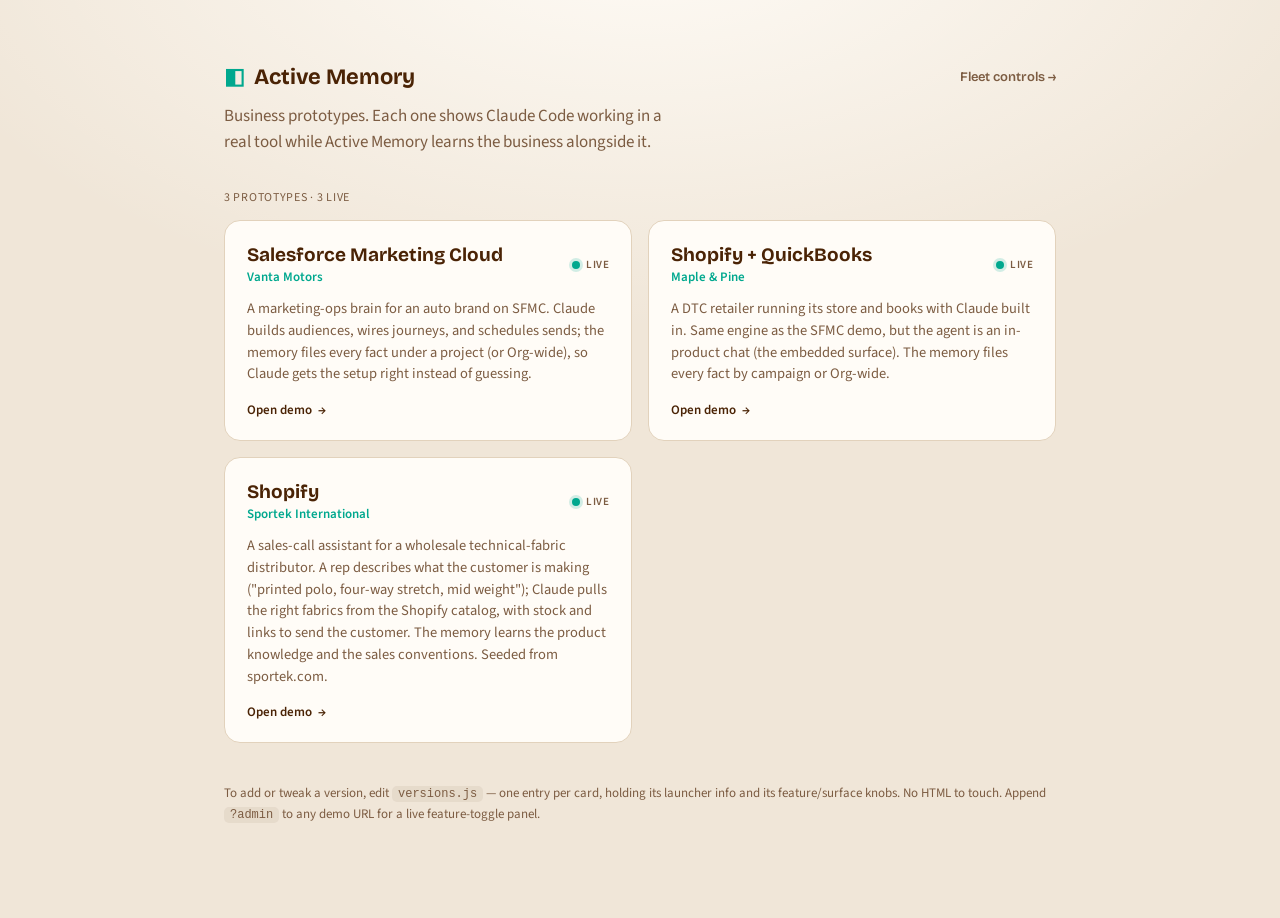
<file: index.html>
<!DOCTYPE html>
<html lang="en">
<head>
<meta charset="UTF-8">
<meta name="viewport" content="width=device-width, initial-scale=1.0">
<title>Active Memory · Prototypes</title>
<link rel="preconnect" href="https://fonts.googleapis.com">
<link rel="preconnect" href="https://fonts.gstatic.com" crossorigin>
<link href="https://fonts.googleapis.com/css2?family=Bricolage+Grotesque:opsz,wght@12..96,500;12..96,600;12..96,700&family=Source+Sans+3:wght@400;500;600&display=swap" rel="stylesheet">
<style>
  :root {
    --ink: 74 35 5;            /* warm brown text */
    --ink-soft: 124 92 66;
    --surface: 255 252 247;    /* cream card */
    --bg: 240 230 216;         /* sand page */
    --sand: 226 210 188;
    --primary: 74 35 5;
    --secondary: 0 168 142;    /* teal */
    --amber: 176 122 18;
  }
  * { box-sizing: border-box; }
  body {
    margin: 0; min-height: 100vh;
    font-family: "Source Sans 3", system-ui, sans-serif;
    color: rgb(var(--ink));
    background:
      radial-gradient(1100px 600px at 50% -10%, rgb(var(--surface)), transparent 70%),
      rgb(var(--bg));
  }
  .wrap { max-width: 880px; margin: 0 auto; padding: 64px 24px 80px; }
  .brand { display: flex; align-items: center; gap: 9px; font-family: "Bricolage Grotesque", sans-serif; font-weight: 700; font-size: 22px; }
  .brand .mark { color: rgb(var(--secondary)); }
  .lede { margin: 14px 0 0; font-size: 17px; color: rgb(var(--ink-soft)); max-width: 56ch; line-height: 1.5; }
  .count { margin-top: 34px; font-size: 12px; text-transform: uppercase; letter-spacing: 0.06em; color: rgb(var(--ink-soft)); }

  .grid { display: grid; grid-template-columns: repeat(auto-fill, minmax(380px, 1fr)); gap: 16px; margin-top: 14px; }
  .card {
    display: block; text-decoration: none; color: inherit;
    background: rgb(var(--surface)); border: 1px solid rgb(var(--sand));
    border-radius: 16px; padding: 22px 22px 20px;
    transition: transform .14s ease, box-shadow .14s ease, border-color .14s ease;
  }
  .card:hover { transform: translateY(-2px); box-shadow: 0 12px 30px rgb(74 35 5 / .10); border-color: rgb(var(--secondary) / .5); }
  .card.draft { opacity: .82; }
  .card-top { display: flex; align-items: center; justify-content: space-between; gap: 12px; }
  .connector { font-family: "Bricolage Grotesque", sans-serif; font-weight: 700; font-size: 19px; }
  .persona { margin-top: 2px; font-size: 13px; color: rgb(var(--secondary)); font-weight: 600; }
  .blurb { margin: 12px 0 0; font-size: 14.5px; line-height: 1.5; color: rgb(var(--ink-soft)); }
  .go { margin-top: 16px; font-size: 13px; font-weight: 600; color: rgb(var(--ink)); display: inline-flex; align-items: center; gap: 6px; }
  .go .arw { transition: transform .14s ease; }
  .card:hover .go .arw { transform: translateX(3px); }

  .status { display: inline-flex; align-items: center; gap: 6px; font-size: 11px; font-weight: 600; text-transform: uppercase; letter-spacing: 0.04em; color: rgb(var(--ink-soft)); white-space: nowrap; }
  .dot { width: 8px; height: 8px; border-radius: 50%; background: rgb(var(--ink-soft)); }
  .status.live .dot { background: rgb(var(--secondary)); box-shadow: 0 0 0 3px rgb(0 168 142 / .18); }
  .status.wip  .dot { background: rgb(var(--amber)); }
  .status.draft .dot { background: rgb(var(--sand)); }

  .foot { margin-top: 40px; font-size: 13px; color: rgb(var(--ink-soft)); line-height: 1.6; }
  .foot code { font-family: ui-monospace, SFMono-Regular, Menlo, monospace; font-size: 12px; background: rgb(74 35 5 / .06); padding: 1px 6px; border-radius: 5px; }
</style>
</head>
<body>
  <div class="wrap">
    <div class="brand"><span class="mark">◧</span>Active Memory<a href="./admin.html" style="margin-left:auto;font-size:13px;font-weight:600;color:rgb(var(--ink-soft));text-decoration:none">Fleet controls →</a></div>
    <p class="lede">Business prototypes. Each one shows Claude Code working in a real tool while Active Memory learns the business alongside it.</p>

    <div class="count" id="count"></div>
    <div class="grid" id="grid"></div>

    <p class="foot">To add or tweak a version, edit <code>versions.js</code> — one entry per card, holding its launcher info and its feature/surface knobs. No HTML to touch. Append <code>?admin</code> to any demo URL for a live feature-toggle panel.</p>
  </div>

  <script src="versions.js?v=1"></script>
  <script>
    (function () {
      var grid = document.getElementById('grid');
      var list = (window.VERSIONS || window.PROTOTYPES || []).filter(function (p) { return !p.hidden; });
      var labels = { live: 'Live', wip: 'In progress', draft: 'Draft' };

      list.forEach(function (p) {
        var st = p.status || 'draft';
        var a = document.createElement('a');
        a.className = 'card ' + st;
        a.href = './' + p.slug + '/';
        a.innerHTML =
          '<div class="card-top">' +
            '<div><div class="connector"></div><div class="persona"></div></div>' +
            '<span class="status ' + st + '"><span class="dot"></span><span class="stlabel"></span></span>' +
          '</div>' +
          '<p class="blurb"></p>' +
          '<span class="go">Open demo <span class="arw">→</span></span>';
        a.querySelector('.connector').textContent = p.connector || p.slug;
        a.querySelector('.persona').textContent = p.persona || '';
        a.querySelector('.stlabel').textContent = labels[st] || st;
        a.querySelector('.blurb').textContent = p.blurb || '';
        grid.appendChild(a);
      });

      var live = list.filter(function (p) { return p.status === 'live'; }).length;
      document.getElementById('count').textContent =
        list.length + ' prototype' + (list.length === 1 ? '' : 's') + (live ? ' · ' + live + ' live' : '');
    })();
  </script>
</body>
</html>
</file>
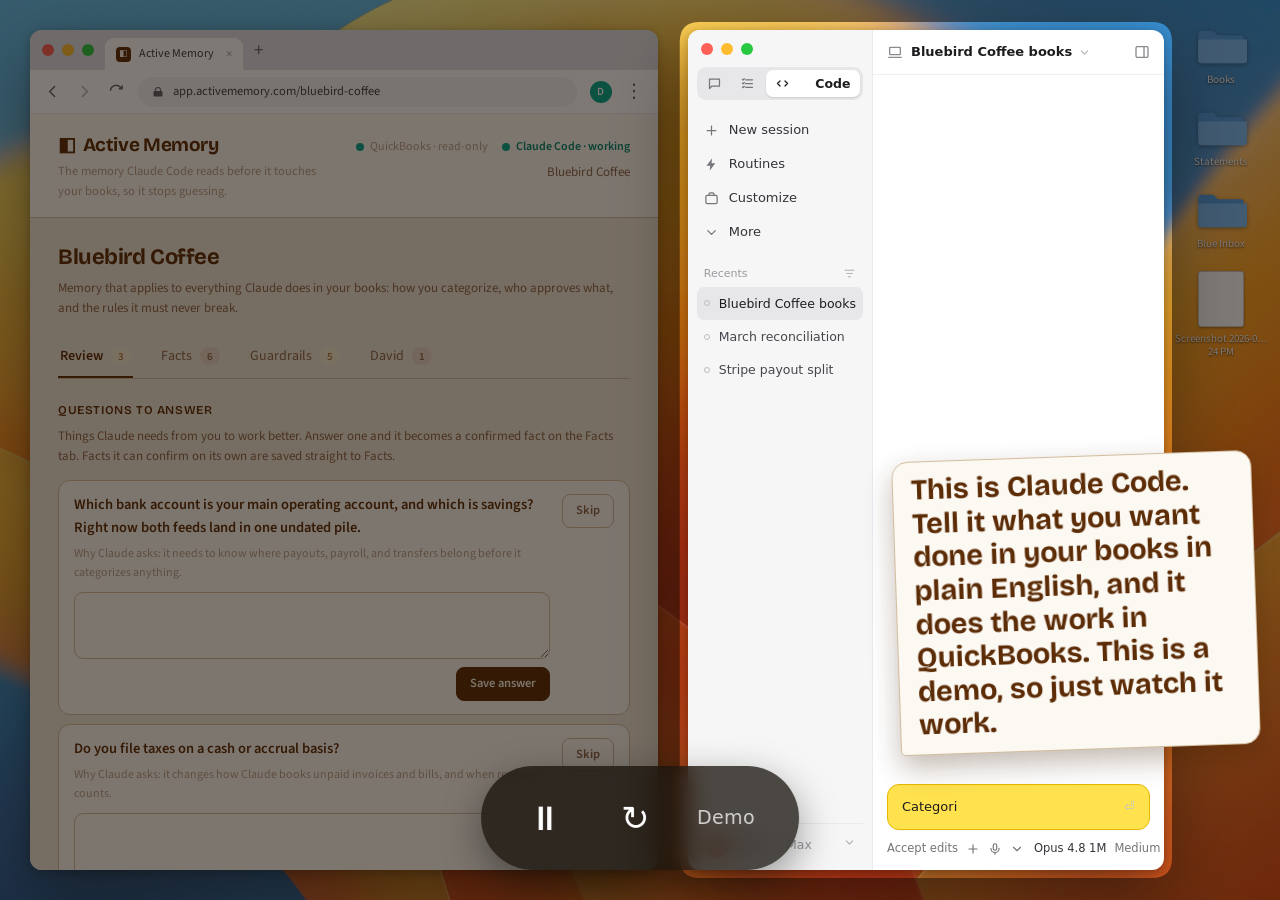
<file: activememory-quickbooks/index.html>
<!DOCTYPE html>
<html lang="en">
<head>
<meta charset="UTF-8">
<meta name="viewport" content="width=device-width, initial-scale=1.0">
<title>Bluebird Coffee · Active Memory</title>
<link rel="preconnect" href="https://fonts.googleapis.com">
<link rel="preconnect" href="https://fonts.gstatic.com" crossorigin>
<link href="https://fonts.googleapis.com/css2?family=Bricolage+Grotesque:opsz,wght@12..96,500;12..96,600;12..96,700&family=Source+Sans+3:wght@400;500;600&family=JetBrains+Mono:wght@400;500&display=swap" rel="stylesheet">
<link rel="stylesheet" href="styles.css?v=2">
<link rel="stylesheet" href="../shared/chalk/chalk.css">
</head>
<body>
  <div class="desktop">

    <!-- desktop wallpaper: macOS Ventura -->
    <img class="wallpaper" src="wallpaper.jpg" alt="">

    <!-- pretend desktop files, down the right edge -->
    <div class="desktop-icons">
      <div class="dicon"><svg viewBox="0 0 48 40"><path d="M3 9a3 3 0 0 1 3-3h11l4 4h21a3 3 0 0 1 3 3v20a3 3 0 0 1-3 3H6a3 3 0 0 1-3-3z" fill="#4d9fe8"/><path d="M3 14h45v19a3 3 0 0 1-3 3H6a3 3 0 0 1-3-3z" fill="#79bdf9"/></svg><span>Books</span></div>
      <div class="dicon"><svg viewBox="0 0 48 40"><path d="M3 9a3 3 0 0 1 3-3h11l4 4h21a3 3 0 0 1 3 3v20a3 3 0 0 1-3 3H6a3 3 0 0 1-3-3z" fill="#4d9fe8"/><path d="M3 14h45v19a3 3 0 0 1-3 3H6a3 3 0 0 1-3-3z" fill="#79bdf9"/></svg><span>Statements</span></div>
      <div class="dicon"><svg viewBox="0 0 48 40"><path d="M3 9a3 3 0 0 1 3-3h11l4 4h21a3 3 0 0 1 3 3v20a3 3 0 0 1-3 3H6a3 3 0 0 1-3-3z" fill="#4d9fe8"/><path d="M3 14h45v19a3 3 0 0 1-3 3H6a3 3 0 0 1-3-3z" fill="#79bdf9"/></svg><span>Blue Inbox</span></div>
      <div class="dicon"><div class="thumb"></div><span>Screenshot 2026-0…24 PM</span></div>
    </div>

    <!-- ============ ACTIVE MEMORY — a WEB APP, open in Chrome ============ -->
    <section class="win app-win">
      <div class="chrome-tabs">
        <div class="chrome-dots"><i></i><i></i><i></i></div>
        <div class="chrome-tab"><span class="fav">◧</span><span class="tname">Active Memory</span><span class="x">×</span></div>
        <span class="chrome-newtab">+</span>
      </div>
      <div class="chrome-toolbar">
        <div class="chrome-nav">
          <svg viewBox="0 0 24 24" fill="none" stroke="currentColor" stroke-width="2" stroke-linecap="round" stroke-linejoin="round"><path d="M15 5l-7 7 7 7"/></svg>
          <svg viewBox="0 0 24 24" fill="none" stroke="currentColor" stroke-width="2" stroke-linecap="round" stroke-linejoin="round" opacity=".5"><path d="M9 5l7 7-7 7"/></svg>
          <svg viewBox="0 0 24 24" fill="none" stroke="currentColor" stroke-width="2" stroke-linecap="round" stroke-linejoin="round"><path d="M3.5 10a8 8 0 0 1 13.7-4.2L20 8M20 4v4h-4"/></svg>
        </div>
        <div class="chrome-omni">
          <span class="lock"><svg viewBox="0 0 24 24" fill="currentColor"><path d="M6 10V8a6 6 0 1 1 12 0v2h1a2 2 0 0 1 2 2v7a2 2 0 0 1-2 2H5a2 2 0 0 1-2-2v-7a2 2 0 0 1 2-2zm2 0h8V8a4 4 0 1 0-8 0z"/></svg></span>
          app.activememory.com/bluebird-coffee
        </div>
        <span class="chrome-avatar">D</span>
        <span class="chrome-menu">⋮</span>
      </div>
      <div class="app-scroll">
      <header class="topbar">
        <div class="topbar-inner">
          <div>
            <div class="brand"><span class="mark">◧</span>Active Memory</div>
            <div class="tagline">The memory Claude Code reads before it touches your books, so it stops guessing.</div>
          </div>
          <div class="topbar-right">
            <div class="conn">
              <span class="conn-item"><span class="conn-dot app"></span>QuickBooks · read-only</span>
              <span class="conn-item conn-working"><span class="conn-dot pulse"></span>Claude Code · working</span>
            </div>
            <div class="org">Bluebird Coffee</div>
          </div>
        </div>
      </header>

      <div class="layout">
        <!-- single memory scope for this QuickBooks prototype: no folder sidebar -->
        <main class="content">
          <div class="scope-head">
            <h1 class="scope-title">Bluebird Coffee</h1>
          </div>
          <p class="scope-sub">Memory that applies to everything Claude does in your books: how you categorize, who approves what, and the rules it must never break.</p>

          <nav class="tabs" id="tabs">
            <button class="tab active" data-tab="review">Review <span class="badge amber" id="bReview">3</span></button>
            <button class="tab" data-tab="facts">Facts <span class="badge" id="bFacts">6</span></button>
            <button class="tab" data-tab="guardrails">Guardrails <span class="badge amber" id="bGuard">5</span></button>
            <button class="tab" data-tab="david">David <span class="badge" id="bDavid">1</span></button>
          </nav>

          <!-- REVIEW -->
          <section class="panel active" data-panel="review">
            <div class="legend">Questions to answer</div>
            <p class="note">Things Claude needs from you to work better. Answer one and it becomes a confirmed fact on the Facts tab. Facts it can confirm on its own are saved straight to Facts.</p>

            <div class="card qcard">
              <div class="body">
                <div class="content">Which bank account is your main operating account, and which is savings? Right now both feeds land in one undated pile.</div>
                <div class="qwhy">Why Claude asks: it needs to know where payouts, payroll, and transfers belong before it categorizes anything.</div>
                <form class="qform" onsubmit="return false">
                  <textarea></textarea>
                  <div class="actions"><button class="btn primary" type="submit">Save answer</button></div>
                </form>
              </div>
              <div class="qskip"><button class="btn ghost" type="button">Skip</button></div>
            </div>

            <div class="card qcard">
              <div class="body">
                <div class="content">Do you file taxes on a cash or accrual basis?</div>
                <div class="qwhy">Why Claude asks: it changes how Claude books unpaid invoices and bills, and when revenue counts.</div>
                <form class="qform" onsubmit="return false">
                  <textarea></textarea>
                  <div class="actions"><button class="btn primary" type="submit">Save answer</button></div>
                </form>
              </div>
              <div class="qskip"><button class="btn ghost" type="button">Skip</button></div>
            </div>

            <div class="card qcard">
              <div class="body">
                <div class="content">Which expense account do card processing fees map to: Merchant Fees, Bank Charges, or Cost of Sales?</div>
                <div class="qwhy">Why Claude asks: so every Stripe and Square fee lands in the same place and your margins stay comparable.</div>
                <form class="qform" onsubmit="return false">
                  <textarea></textarea>
                  <div class="actions"><button class="btn primary" type="submit">Save answer</button></div>
                </form>
              </div>
              <div class="qskip"><button class="btn ghost" type="button">Skip</button></div>
            </div>
          </section>

          <!-- FACTS -->
          <section class="panel" data-panel="facts">
            <div class="legend">Add your own</div>
            <p class="note">A fact, mapping, or rule about your books, so Claude works better for you.</p>
            <form class="addform" id="factAdd" onsubmit="return false">
              <textarea maxlength="280" placeholder="A fact or mapping true across your books: how you categorize, who approves what, where money lands."></textarea>
              <button class="btn primary" type="submit">Add</button>
            </form>
            <div class="add-toast" id="factToast" hidden>✓ Saved to Facts</div>

            <div class="legend" style="margin-top:24px;">Confirmed facts</div>
            <p class="note">What Claude actually knows about your books: what it learned while working, your answers, and the facts you added. Click any to edit or remove.</p>

            <div class="card"><span class="tick">✓</span><div class="body"><div class="content editable"><span class="type-pill">fact</span>Fiscal year is the calendar year. Books are kept on a cash basis.</div></div><div class="actions"><button class="btn ghost" type="button">Remove</button></div></div>
            <div class="card"><span class="tick">✓</span><div class="body"><div class="content editable"><span class="type-pill">fact</span>Income is grouped into three accounts: Food, Beverage, and Catering.</div></div><div class="actions"><button class="btn ghost" type="button">Remove</button></div></div>
            <div class="card"><span class="tick">✓</span><div class="body"><div class="content editable"><span class="type-pill">fact</span>Sales tax is collected at 8.25% and filed to the state quarterly.</div></div><div class="actions"><button class="btn ghost" type="button">Remove</button></div></div>
            <div class="card"><span class="tick">✓</span><div class="body"><div class="content editable"><span class="type-pill mapping">mapping</span>Supplier invoices from Peerless and Stumptown map to Cost of Sales (Beverage).</div></div><div class="actions"><button class="btn ghost" type="button">Remove</button></div></div>
            <div class="card"><span class="tick">✓</span><div class="body"><div class="content editable"><span class="type-pill">fact</span>Maria handles the books day to day. The owner reviews and approves before anything is filed.</div></div><div class="actions"><button class="btn ghost" type="button">Remove</button></div></div>
            <div class="card"><span class="tick">✓</span><div class="body"><div class="content editable"><span class="type-pill">fact</span>The accountant does a full review the second week after each quarter closes.</div></div><div class="actions"><button class="btn ghost" type="button">Remove</button></div></div>

            <p class="note" style="margin-top:20px;"><span style="color:rgb(var(--ink-muted));">Plus 1,240 transactions and the full chart of accounts read from QuickBooks, used quietly for exact-name lookups, not shown here because there's nothing to decide about them.</span></p>
          </section>

          <!-- GUARDRAILS -->
          <section class="panel" data-panel="guardrails">
            <div class="legend">Guardrails (account-wide)</div>
            <p class="note">Hard rules Claude must never violate. These fire on every task, in every project.</p>

            <div class="card"><span class="tick">✓</span><div class="body"><div class="content editable"><span class="type-pill guardrail">guardrail</span>Never edit or delete a reconciled transaction.</div></div><div class="actions"><button class="btn ghost" type="button">Remove</button></div></div>
            <div class="card"><span class="tick">✓</span><div class="body"><div class="content editable"><span class="type-pill guardrail">guardrail</span>Never change the chart of accounts without owner approval.</div></div><div class="actions"><button class="btn ghost" type="button">Remove</button></div></div>
            <div class="card"><span class="tick">✓</span><div class="body"><div class="content editable"><span class="type-pill guardrail">guardrail</span>Never file or e-pay anything. Prepare it and leave it for the owner to submit.</div></div><div class="actions"><button class="btn ghost" type="button">Remove</button></div></div>
            <div class="card"><span class="tick">✓</span><div class="body"><div class="content editable"><span class="type-pill guardrail">guardrail</span>Never move money or initiate a transfer between accounts.</div></div><div class="actions"><button class="btn ghost" type="button">Remove</button></div></div>
            <div class="card"><span class="tick">✓</span><div class="body"><div class="content editable"><span class="type-pill guardrail">guardrail</span>Always assign a location Class to every transaction.</div></div><div class="actions"><button class="btn ghost" type="button">Remove</button></div></div>

            <form class="addform" id="guardAdd" onsubmit="return false">
              <textarea maxlength="280" placeholder="A rule Claude must never violate (e.g. &quot;Never categorize an owner draw as an expense.&quot;)."></textarea>
              <button class="btn primary" type="submit">Add</button>
            </form>
          </section>

          <!-- DAVID — flag a judgment call to a human; he replies here, with timestamps -->
          <section class="panel" data-panel="david">
            <div class="dav-head">
              <span class="dav-av">D</span>
              <div>
                <div class="dav-name">David</div>
                <div class="dav-status">Your Active Memory advisor · usually replies same day</div>
              </div>
            </div>
            <p class="note">Flag anything you'd rather run by a human. David sees your question and your saved memory, and replies right here.</p>

            <div class="dav-thread" id="davThread">
              <div class="dav-row me"><div class="bubble">Claude wants to recategorize some 2025 client meals as 100% deductible. Is that safe to let it do?</div><div class="ts">Mon 9:12 AM</div></div>
              <div class="dav-row them"><div class="bubble">Hold off on that one. Meals are generally 50% deductible, and prior-year deductions shouldn't move without your CPA signing off.</div><div class="ts">Mon 9:34 AM</div></div>
              <div class="dav-row them"><div class="bubble">Let's set up a quick call with your accountant looped in so we get the percentages right, 15 minutes should do it.</div><div class="ts">Mon 9:35 AM</div></div>
              <div class="dav-row me"><div class="bubble">That works. Can Active Memory remember which categories are 50% vs 100% so Claude applies it automatically?</div><div class="ts">Mon 9:41 AM</div></div>
              <div class="dav-row them"><div class="bubble">Yep, tell Claude once and it'll apply the right percentage every time. I'll bring the IRS list to the call.</div><div class="ts">Mon 9:43 AM</div></div>
            </div>

            <form class="dav-compose" id="davCompose" onsubmit="return false">
              <textarea id="davInput" placeholder="Ask David…" rows="1"></textarea>
              <button class="btn primary" type="submit">Send</button>
            </form>
          </section>
        </main>
      </div>
      </div><!-- /.app-scroll -->
    </section><!-- /.app-win -->

    <!-- ============ CLAUDE CODE — the real desktop app (Code tab) ============ -->
    <aside class="win cc-win" aria-label="Claude Code desktop app, running alongside">
      <div class="ccd">
        <!-- session sidebar -->
        <div class="ccd-side">
          <div class="ccd-traffic"><i></i><i></i><i></i></div>
          <div class="ccd-tabs">
            <span class="ccd-tab" title="Chat"><svg viewBox="0 0 24 24" fill="none" stroke="currentColor" stroke-width="2" stroke-linejoin="round"><path d="M4 5h16v11H8l-4 4z"/></svg></span>
            <span class="ccd-tab" title="Tasks"><svg viewBox="0 0 24 24" fill="none" stroke="currentColor" stroke-width="2" stroke-linecap="round" stroke-linejoin="round"><path d="M9 6h11M9 12h11M9 18h11M4 5.5l1 1 2-2M4 11.5l1 1 2-2M4 17.5l1 1 2-2"/></svg></span>
            <span class="ccd-tab code active"><svg viewBox="0 0 24 24" fill="none" stroke="currentColor" stroke-width="2" stroke-linecap="round" stroke-linejoin="round"><path d="M8 8l-4 4 4 4M16 8l4 4-4 4"/></svg>Code</span>
          </div>
          <div class="ccd-nav"><svg viewBox="0 0 24 24" fill="none" stroke="currentColor" stroke-width="2" stroke-linecap="round"><path d="M12 5v14M5 12h14"/></svg>New session</div>
          <div class="ccd-nav"><svg viewBox="0 0 24 24" fill="currentColor"><path d="M13 2L4 14h6l-1 8 9-12h-6z"/></svg>Routines</div>
          <div class="ccd-nav"><svg viewBox="0 0 24 24" fill="none" stroke="currentColor" stroke-width="2"><rect x="3" y="7" width="18" height="13" rx="2"/><path d="M8 7V5a2 2 0 0 1 2-2h4a2 2 0 0 1 2 2v2"/></svg>Customize</div>
          <div class="ccd-nav"><svg viewBox="0 0 24 24" fill="none" stroke="currentColor" stroke-width="2" stroke-linecap="round" stroke-linejoin="round"><path d="M6 9l6 6 6-6"/></svg>More</div>
          <div class="ccd-seclabel">Recents
            <svg viewBox="0 0 24 24" fill="none" stroke="currentColor" stroke-width="2" stroke-linecap="round"><path d="M4 6h16M7 12h10M10 18h4"/></svg>
          </div>
          <div class="ccd-rec active"><span class="rdot"></span><span class="rname">Bluebird Coffee books</span></div>
          <div class="ccd-rec"><span class="rdot"></span><span class="rname">March reconciliation</span></div>
          <div class="ccd-rec"><span class="rdot"></span><span class="rname">Stripe payout split</span></div>
          <div class="ccd-spacer"></div>
          <div class="ccd-user"><span class="av">DZ</span>Dave<span class="pl">· Max</span><span class="chev"><svg viewBox="0 0 24 24" fill="none" stroke="currentColor" stroke-width="2" stroke-linecap="round" stroke-linejoin="round"><path d="M6 9l6 6 6-6"/></svg></span></div>
        </div>

        <!-- session main -->
        <div class="ccd-main">
          <div class="ccd-top">
            <svg viewBox="0 0 24 24" fill="none" stroke="currentColor" stroke-width="2"><rect x="4" y="5" width="16" height="11" rx="1"/><path d="M2 20h20"/></svg>
            <span class="crumb"><b>Bluebird Coffee books</b><svg viewBox="0 0 24 24" fill="none" stroke="currentColor" stroke-width="2" stroke-linecap="round" stroke-linejoin="round"><path d="M6 9l6 6 6-6"/></svg></span>
            <span class="grow"></span>
            <svg viewBox="0 0 24 24" fill="none" stroke="currentColor" stroke-width="2"><rect x="3" y="4" width="18" height="16" rx="2"/><path d="M15 4v16"/></svg>
          </div>
          <div class="ccd-convo" id="ccConvo"></div>
          <div class="ccd-compose">
            <div class="ccd-input" id="ccInput"><span id="ccPrompt">Type / for commands</span><span class="ret">⏎</span></div>
            <div class="ccd-bar">
              <span class="grp">Accept edits
                <svg viewBox="0 0 24 24" fill="none" stroke="currentColor" stroke-width="2" stroke-linecap="round"><path d="M12 5v14M5 12h14"/></svg>
                <svg viewBox="0 0 24 24" fill="none" stroke="currentColor" stroke-width="2" stroke-linecap="round" stroke-linejoin="round"><rect x="9" y="3" width="6" height="11" rx="3"/><path d="M5 11a7 7 0 0 0 14 0M12 18v3"/></svg>
                <svg viewBox="0 0 24 24" fill="none" stroke="currentColor" stroke-width="2" stroke-linecap="round" stroke-linejoin="round"><path d="M6 9l6 6 6-6"/></svg>
              </span>
              <span class="grp"><span class="pill">Opus 4.8 1M</span> Medium <span class="ccd-spin"></span></span>
            </div>
          </div>
        </div>
      </div>
    </aside>

  </div>

  <!-- onboarding pointers draw here (over both windows) -->
  <div class="chalk-layer" id="chalkLayer" aria-hidden="true"></div>

  <!-- floating demo controls -->
  <div class="demo-ctrl" id="demoCtrl">
    <button id="playPause" type="button" title="Pause" aria-label="Play / pause demo">⏸</button>
    <button id="restart" type="button" title="Restart" aria-label="Restart demo">↻</button>
    <span class="lbl">Demo</span>
  </div>


<script src="../shared/chalk/chalk.js"></script>
<script src="app.js?v=2"></script>
<script src="transcript.js?v=2"></script>
<script src="demo.js?v=2"></script>
</body>
</html>
</file>
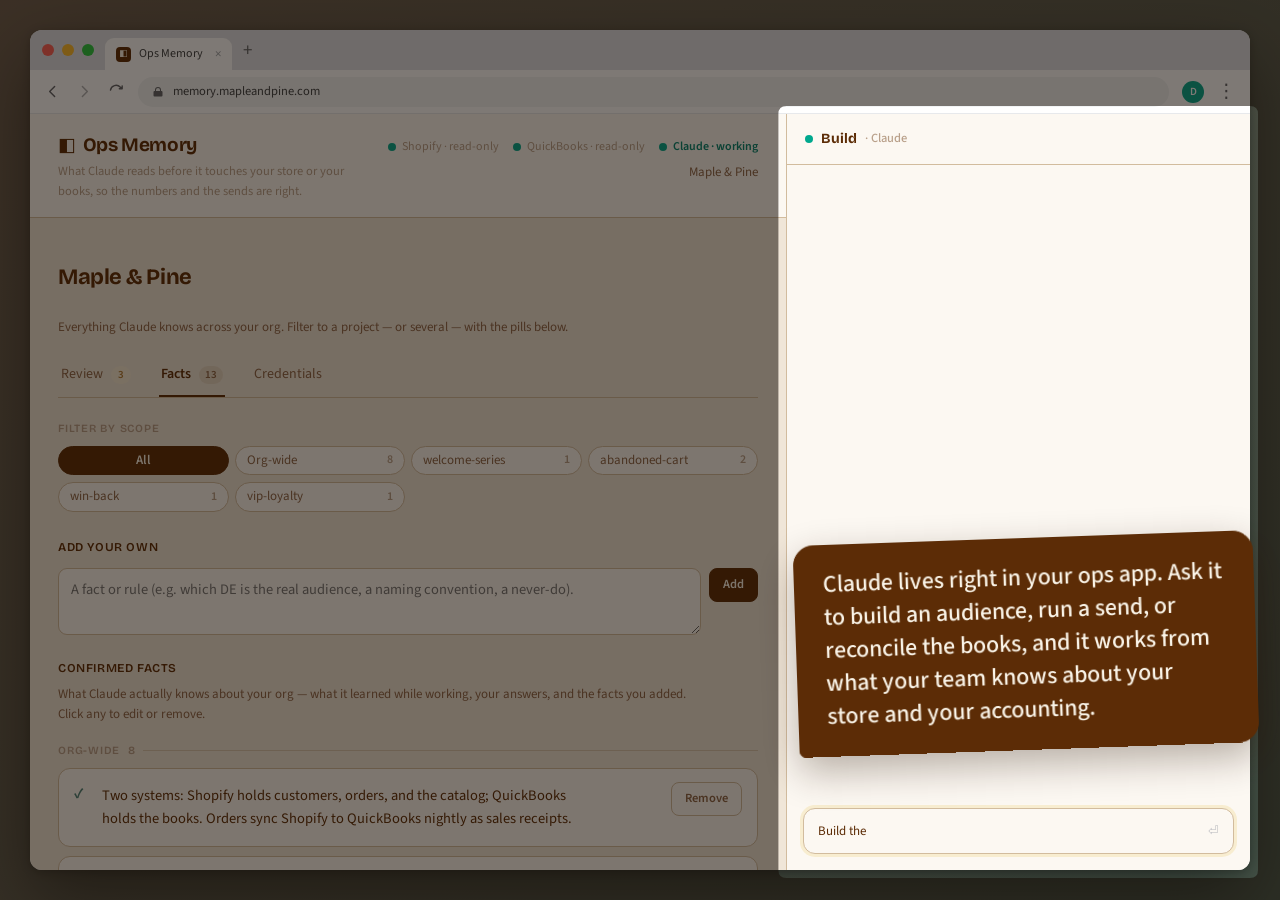
<file: activememory-retail/index.html>
<!DOCTYPE html>
<html lang="en">
<head>
<meta charset="UTF-8">
<meta name="viewport" content="width=device-width, initial-scale=1.0">
<title>Maple &amp; Pine · Ops Memory</title>
<link rel="preconnect" href="https://fonts.googleapis.com">
<link rel="preconnect" href="https://fonts.gstatic.com" crossorigin>
<link href="https://fonts.googleapis.com/css2?family=Bricolage+Grotesque:opsz,wght@12..96,500;12..96,600;12..96,700&family=Source+Sans+3:wght@400;500;600&family=JetBrains+Mono:wght@400;500&display=swap" rel="stylesheet">
<!-- identical boilerplate to every demo — only config.js + transcript.js differ -->
<link rel="stylesheet" href="../shared/engine/shell.css?v=8">
<link rel="stylesheet" href="../shared/engine/app.css?v=2">
<link rel="stylesheet" href="../shared/chalk/chalk.css">
</head>
<body>
<script src="../shared/engine/defaults.js?v=4"></script>
<script src="../versions.js?v=1"></script>
<script src="config.js?v=4"></script>
<script src="transcript.js?v=4"></script>
<script src="../shared/engine/boot.js?v=1"></script>
<script src="../shared/chalk/chalk.js"></script>
<script src="../shared/engine/surface.js?v=3"></script>
<script src="../shared/engine/app.js?v=9"></script>
<script src="../shared/engine/convo.js?v=13"></script>
<script src="../shared/engine/admin.js?v=1"></script>
</body>
</html>
</file>
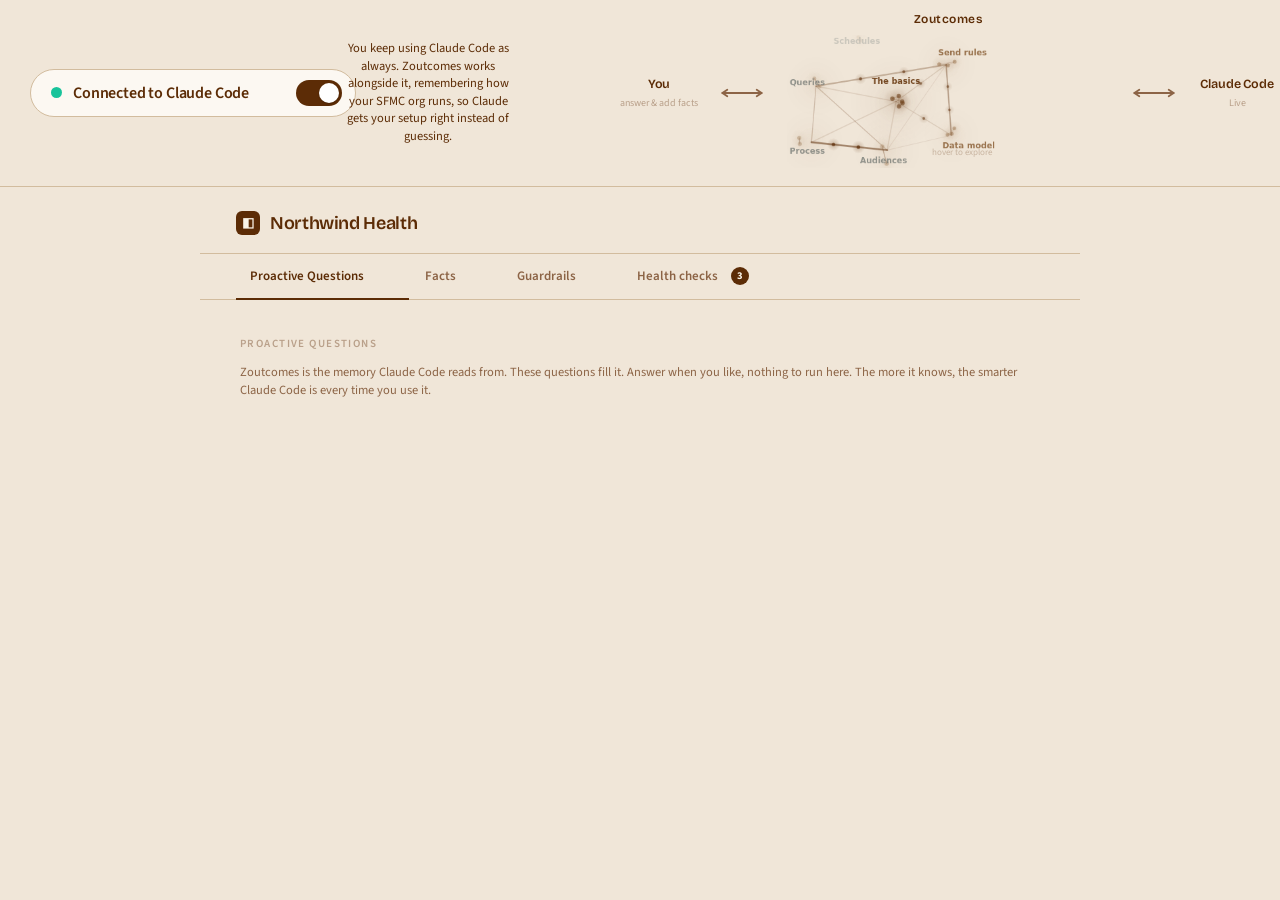
<file: activememory-salesforce/index.html>
<!DOCTYPE html>
<html lang="en">
<head>
<meta charset="UTF-8">
<meta name="viewport" content="width=device-width, initial-scale=1.0">
<title>Active Memory, Mockup</title>
<link rel="preconnect" href="https://fonts.googleapis.com">
<link rel="preconnect" href="https://fonts.gstatic.com" crossorigin>
<link href="https://fonts.googleapis.com/css2?family=Bricolage+Grotesque:opsz,wght@12..96,500;12..96,600;12..96,700&family=Source+Sans+3:wght@400;500;600&display=swap" rel="stylesheet">
<link rel="stylesheet" href="styles.css">
</head>
<body>

    <header class="topbar">

    <!-- connection on/off switch, left side (caption tucks under it on smaller screens) -->
    <div class="conn-col">
      <button class="conn-toggle" id="connToggle" type="button" aria-pressed="true" title="Connection to Claude Code">
        <span class="conn-dot"></span>
        <span class="conn-label" id="connLabel">Connected to Claude Code</span>
        <span class="conn-switch"><span class="conn-knob"></span></span>
      </button>
      <span class="conn-cap">You keep using Claude Code as always. Zoutcomes works alongside it, remembering how your SFMC org runs, so Claude gets your setup right instead of guessing.</span>
    </div>

    <div class="flow">

      <!-- value caption, between the connection switch and You -->
      <span class="flow-cap">You keep using Claude Code as always. Zoutcomes works alongside it, remembering how your SFMC org runs, so Claude gets your setup right instead of guessing.</span>

      <!-- YOU: you teach the brain (answer questions, add facts, chat) -->
      <div class="flow-end">
        <span class="flow-label">You</span>
        <span class="flow-sub">answer &amp; add facts</span>
      </div>

      <svg class="flow-arrow" viewBox="0 0 64 22" fill="none" stroke="currentColor" stroke-width="2.2" stroke-linecap="round">
        <line x1="8" y1="11" x2="56" y2="11"/>
        <path d="M8 11 l6 -4 M8 11 l6 4"/>
        <path d="M56 11 l-6 -4 M56 11 l-6 4"/>
      </svg>

      <!-- THE MAP: just the brain canvas now -->
      <div class="map-dock">
        <span class="map-name">Zoutcomes</span>
        <div class="map-card" id="mmCard">
          <div class="map-viz">
            <canvas id="mmCanvas"></canvas>
            <span class="map-hint">hover to explore</span>
          </div>
          <div class="map-toast" id="mmToast"></div>
        </div>
      </div>

      <svg class="flow-arrow" viewBox="0 0 64 22" fill="none" stroke="currentColor" stroke-width="2.2" stroke-linecap="round">
        <line x1="8" y1="11" x2="56" y2="11"/>
        <path d="M8 11 l6 -4 M8 11 l6 4"/>
        <path d="M56 11 l-6 -4 M56 11 l-6 4"/>
      </svg>

      <!-- CLAUDE CODE: reads the brain to do the work (status reflects the switch) -->
      <div class="flow-end">
        <span class="flow-label">Claude Code</span>
        <span class="flow-sub" id="ccStatus">Live</span>
      </div>

    </div>
  </header>

  <!-- ===================== ONE PANEL, THREE TABS ===================== -->
  <div class="shell">
    <div class="p-head">
      <h1><span class="mark">◧</span> Northwind Health</h1>
    </div>

    <div class="tabs" id="tabs">
      <button class="tab active" data-tab="questions">Proactive Questions<span class="badge" id="badge-questions"></span></button>
      <button class="tab" data-tab="facts">Facts<span class="badge" id="badge-facts"></span></button>
      <button class="tab" data-tab="guardrails">Guardrails<span class="badge" id="badge-guard"></span></button>
      <button class="tab" data-tab="site">Health checks<span class="badge" id="badge-site"></span></button>
    </div>

    <div class="p-body" id="formBody">

      <!-- ====== TAB: FACTS (what you've told Claude) ====== -->
      <div class="panel" data-panel="facts">

        <div class="fieldset">
          <div class="legend">Add facts</div>
          <p class="facts-note">Goals, strategy, and business logic about your org, so Claude works better for you.</p>
          <div class="addfact">
            <input class="input" id="factInput" placeholder="">
            <button class="btn btn-save" id="factAdd" type="button">Add</button>
          </div>
        </div>

        <div class="fieldset">
          <div class="legend">Suggested by Claude</div>
          <p class="facts-note">Claude read your SFMC org and spotted these. Nothing is saved until you say so. Add the ones that are right.</p>
          <div class="suggestlist" id="suggestList"></div>
        </div>

        <div class="fieldset">
          <div class="factlist" id="factlist">
            <div class="fact"><span class="tick">✓</span> Priya owns our SFMC builds. She drafts the queries and journeys, I review and activate anything that touches a real send.<button class="fact-del" type="button">Delete</button></div>
            <div class="fact"><span class="tick">✓</span> ENT.All_Contacts_Subscribed is the source of truth for who we can email. Opt-in only.<button class="fact-del" type="button">Delete</button></div>
            <div class="fact"><span class="tick">✓</span> Synced _Salesforce DEs physically live in the Parent BU (schema C500000000), not the Marketing BU.<button class="fact-del" type="button">Delete</button></div>
            <div class="fact"><span class="tick">✓</span> Anything with a scheduled send the next morning is urgent. The refresh has to land before the send or it goes out stale.<button class="fact-del" type="button">Delete</button></div>
            <div class="fact"><span class="tick">✓</span> Our DEs and automations follow a naming convention: purpose first, then test_ for sandbox builds or nothing for prod.<button class="fact-del" type="button">Delete</button></div>
          </div>
        </div>

      </div>

      <!-- ====== TAB: GUARDRAILS (never/always rules Claude obeys) ====== -->
      <div class="panel" data-panel="guardrails">

        <div class="fieldset">
          <div class="legend">Suggested by Claude</div>
          <p class="facts-note">Zoutcomes spotted risky moves in your org and suggests a rule for each. Nothing is enforced until you say so. Keep the ones that are right.</p>
          <div class="suggestlist" id="suggestListG"></div>
        </div>

        <div class="fieldset">
          <div class="legend">Add a guardrail</div>
          <p class="facts-note">The things Claude must never do, and the ones it must always do. Save them once and Claude Code follows them on every task, so a wrong move can't reach your live org.</p>
          <div class="factlist" id="guardlist">
            <div class="fact"><span class="tick">✓</span> Never activate a journey whose name starts with TEST_. Those are throwaway builds, never meant to send.<button class="fact-del" type="button">Delete</button></div>
            <div class="fact"><span class="tick">✓</span> Never PATCH a template-based (207) email. It clears the content and bricks the asset for good. Always PUT the full asset.<button class="fact-del" type="button">Delete</button></div>
            <div class="fact"><span class="tick">✓</span> Never send to real patients from a sandbox build. Test on mailinator leads with sends off first.<button class="fact-del" type="button">Delete</button></div>
            <div class="fact"><span class="tick">✓</span> Always use the Parent BU credentials for direct API reads of synced _Salesforce DEs. Marketing BU errors "Invalid object name."<button class="fact-del" type="button">Delete</button></div>
            <div class="fact"><span class="tick">✓</span> Activation is mine. Claude can build and draft, but never flips anything live. I do that.<button class="fact-del" type="button">Delete</button></div>
          </div>
          <div class="addfact">
            <input class="input" id="guardInput" placeholder="">
            <button class="btn btn-save" id="guardAdd" type="button">Add</button>
          </div>
        </div>

      </div>

      <!-- ====== TAB: ACTIVE QUESTIONS (proactive questions Claude asks as it works) ====== -->
      <div class="panel active" data-panel="questions">

        <div class="fieldset">
          <div class="legend">Proactive Questions</div>
          <p class="facts-note">Zoutcomes is the memory Claude Code reads from. These questions fill it. Answer when you like, nothing to run here. The more it knows, the smarter Claude Code is every time you use it.</p>
          <div class="qfeed" id="factsQ"></div>
          <div class="qhint" id="qHint"></div>
        </div>

      </div>

      <!-- ====== TAB: HEALTH CHECKS (proactive "I noticed..." catches) ====== -->
      <div class="panel" data-panel="site">

        <div class="fieldset">
          <div class="legend">Health checks</div>
          <p class="facts-note">Zoutcomes watches your SFMC org for trouble worth catching. A risky change about to brick an asset, stale send data, a bad join key, an automation paused but still scheduled. It flags each one, then hands you a prompt to copy straight into Claude Code.</p>
          <div class="qfeed" id="siteQ"></div>
        </div>

      </div>

    </div>
  </div>

<script src="app.js"></script>
<script src="map.js"></script>

</body>
</html>
</file>
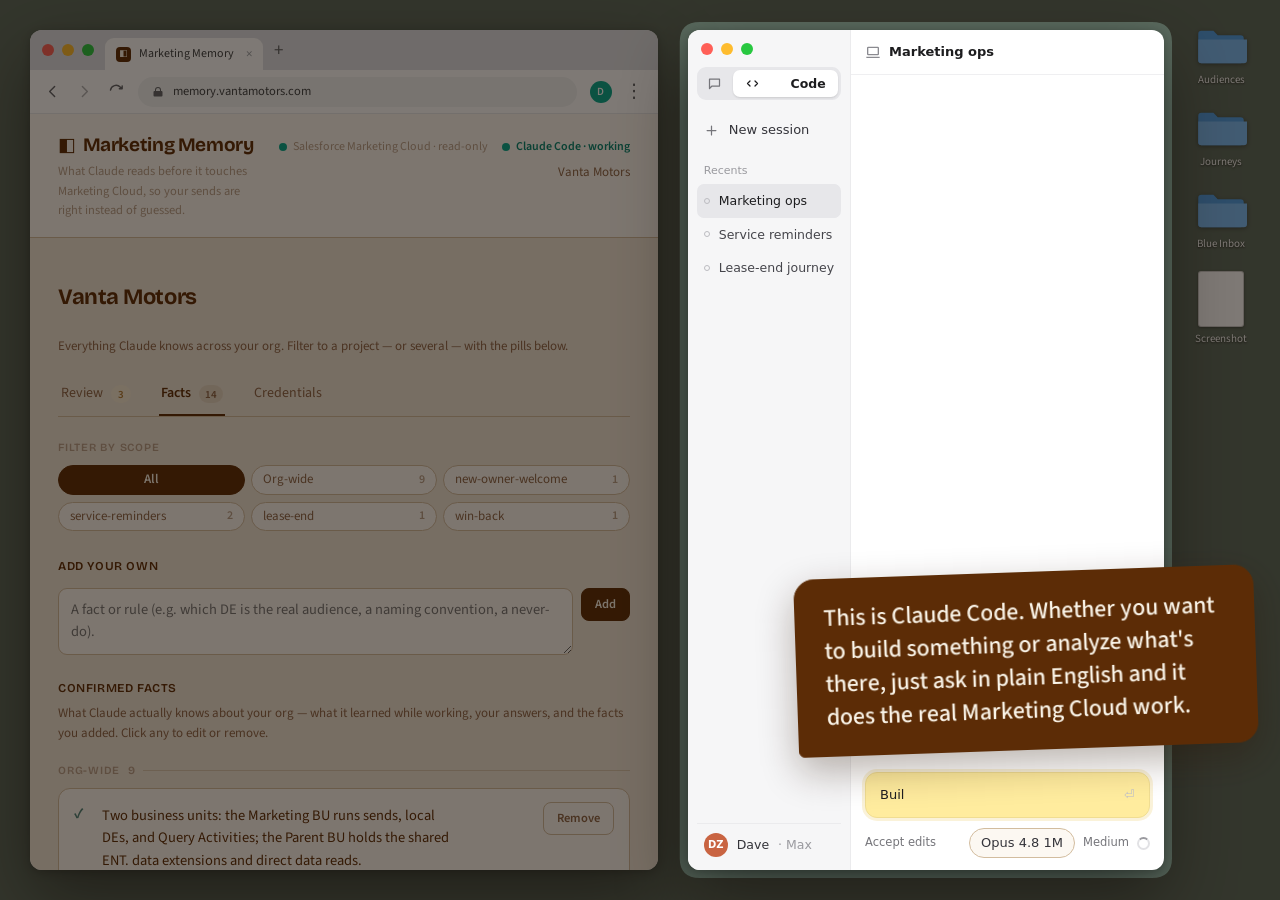
<file: activememory-sfmc/index.html>
<!DOCTYPE html>
<html lang="en">
<head>
<meta charset="UTF-8">
<meta name="viewport" content="width=device-width, initial-scale=1.0">
<title>Vanta Motors · Marketing Memory</title>
<link rel="preconnect" href="https://fonts.googleapis.com">
<link rel="preconnect" href="https://fonts.gstatic.com" crossorigin>
<link href="https://fonts.googleapis.com/css2?family=Bricolage+Grotesque:opsz,wght@12..96,500;12..96,600;12..96,700&family=Source+Sans+3:wght@400;500;600&family=JetBrains+Mono:wght@400;500&display=swap" rel="stylesheet">
<!-- shared engine: chrome + the verbatim app styles -->
<link rel="stylesheet" href="../shared/engine/shell.css?v=8">
<link rel="stylesheet" href="../shared/engine/app.css?v=2">
<link rel="stylesheet" href="../shared/chalk/chalk.css">
</head>
<body>
<!-- A demo is config.js + transcript.js. Everything structural is the shared engine.
     versions.js (the fleet registry) + boot.js resolve this demo's knobs first. -->
<script src="../shared/engine/defaults.js?v=4"></script>
<script src="../versions.js?v=1"></script>
<script src="config.js?v=6"></script>
<script src="transcript.js?v=5"></script>
<script src="../shared/engine/boot.js?v=1"></script>
<script src="../shared/chalk/chalk.js"></script>
<script src="../shared/engine/surface.js?v=3"></script>
<script src="../shared/engine/app.js?v=9"></script>
<script src="../shared/engine/convo.js?v=13"></script>
<script src="../shared/engine/admin.js?v=1"></script>
</body>
</html>
</file>
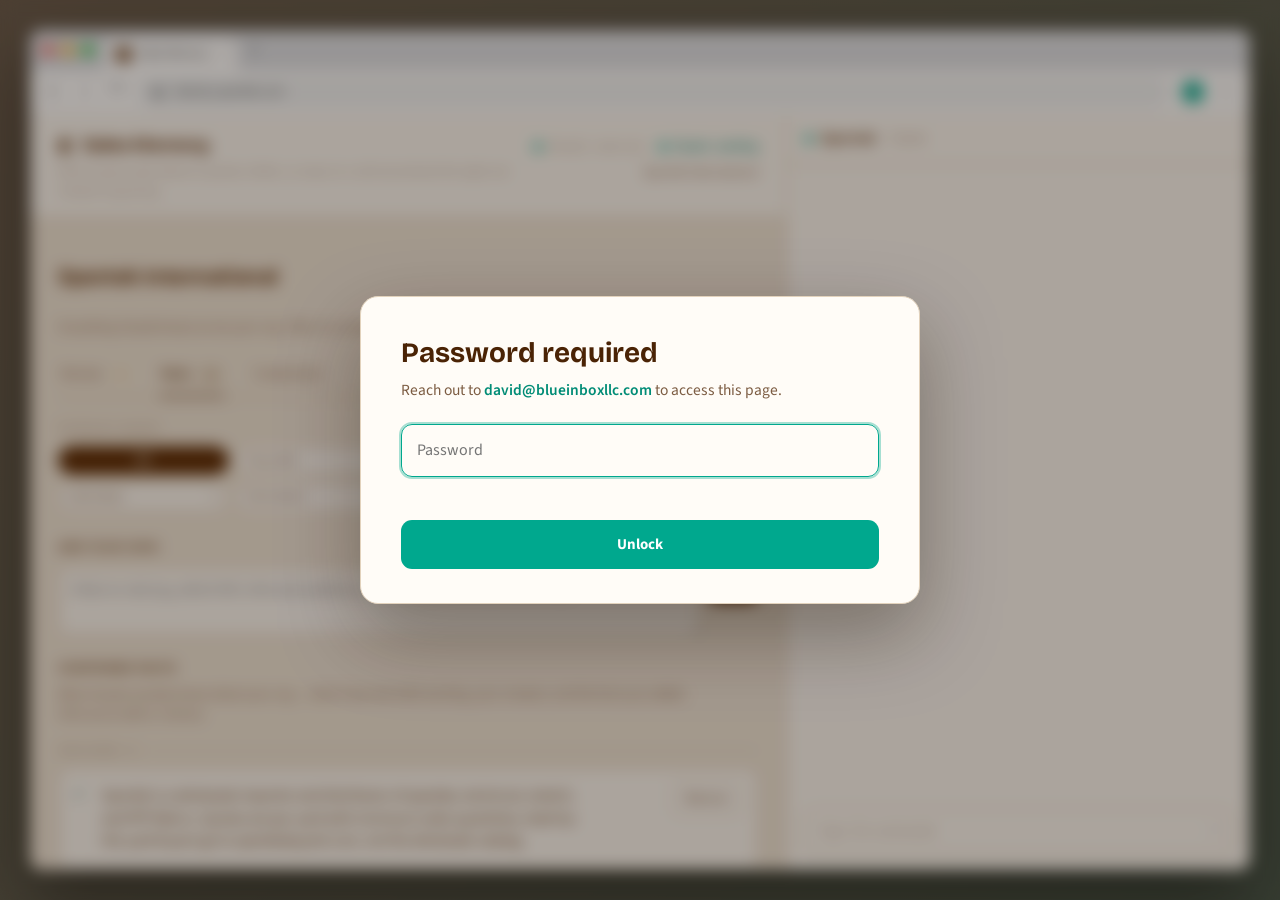
<file: activememory-sportek/index.html>
<!DOCTYPE html>
<html lang="en">
<head>
<meta charset="UTF-8">
<meta name="viewport" content="width=device-width, initial-scale=1.0">
<title>Sportek International · Sales Memory</title>
<link rel="preconnect" href="https://fonts.googleapis.com">
<link rel="preconnect" href="https://fonts.gstatic.com" crossorigin>
<link href="https://fonts.googleapis.com/css2?family=Bricolage+Grotesque:opsz,wght@12..96,500;12..96,600;12..96,700&family=Source+Sans+3:wght@400;500;600&family=JetBrains+Mono:wght@400;500&display=swap" rel="stylesheet">
<!-- identical boilerplate to every demo — only config.js + transcript.js differ -->
<link rel="stylesheet" href="../shared/engine/shell.css?v=8">
<link rel="stylesheet" href="../shared/engine/app.css?v=2">
<link rel="stylesheet" href="../shared/chalk/chalk.css">
</head>
<body>
<script src="gate.js?v=2"></script>
<script src="../shared/engine/defaults.js?v=4"></script>
<script src="../versions.js?v=1"></script>
<script src="config.js?v=2"></script>
<script src="transcript.js?v=2"></script>
<script src="../shared/engine/boot.js?v=1"></script>
<script src="../shared/chalk/chalk.js"></script>
<script src="../shared/engine/surface.js?v=3"></script>
<script src="../shared/engine/app.js?v=9"></script>
<script src="../shared/engine/convo.js?v=14"></script>
<script src="../shared/engine/admin.js?v=1"></script>
</body>
</html>
</file>
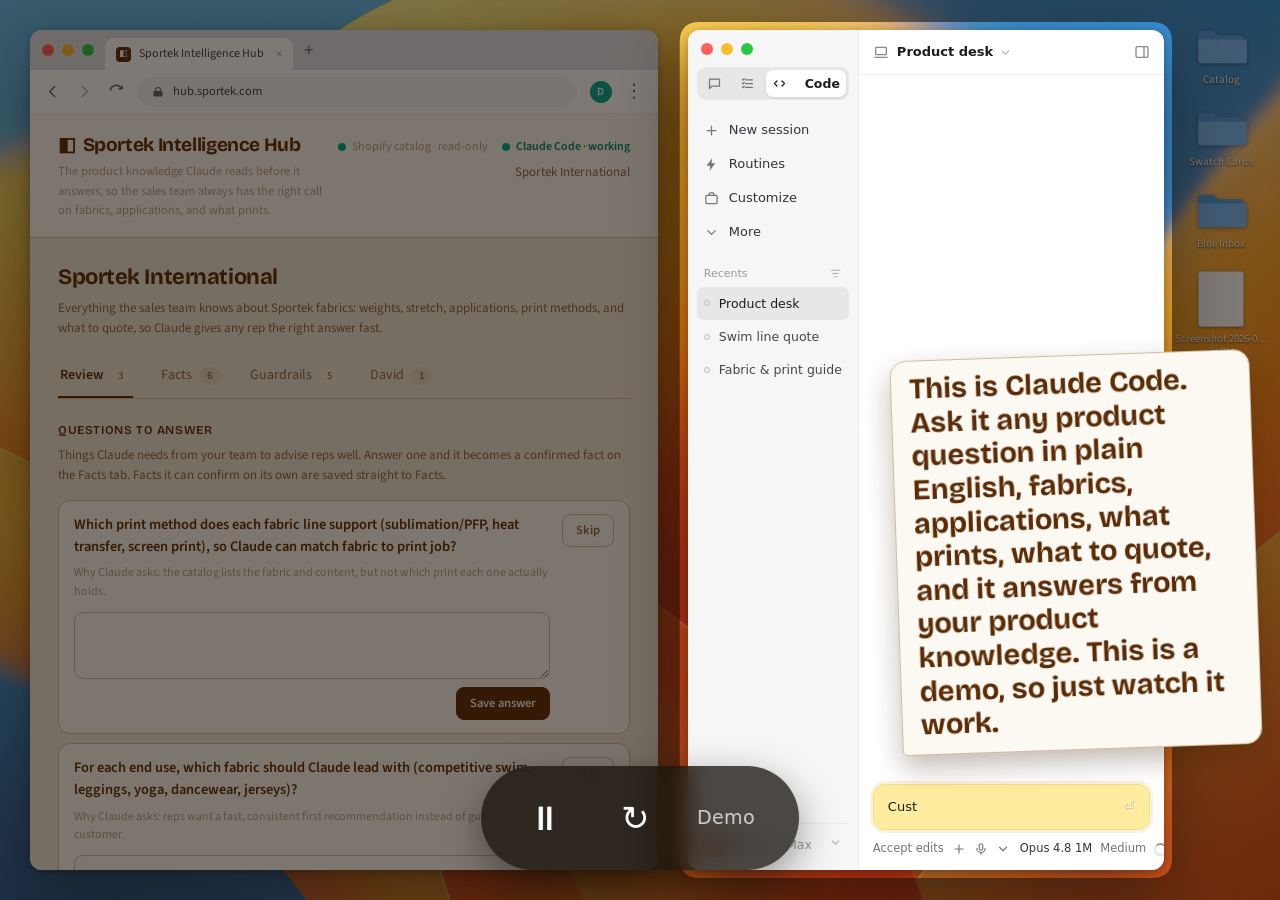
<file: activememory-sporttek/index.html>
<!DOCTYPE html>
<html lang="en">
<head>
<meta charset="UTF-8">
<meta name="viewport" content="width=device-width, initial-scale=1.0">
<title>Sportek Intelligence Hub</title>
<link rel="preconnect" href="https://fonts.googleapis.com">
<link rel="preconnect" href="https://fonts.gstatic.com" crossorigin>
<link href="https://fonts.googleapis.com/css2?family=Bricolage+Grotesque:opsz,wght@12..96,500;12..96,600;12..96,700&family=Source+Sans+3:wght@400;500;600&family=JetBrains+Mono:wght@400;500&display=swap" rel="stylesheet">
<link rel="stylesheet" href="styles.css?v=4">
<link rel="stylesheet" href="../shared/chalk/chalk.css">
</head>
<body>
  <div class="desktop">

    <!-- desktop wallpaper: macOS Ventura -->
    <img class="wallpaper" src="wallpaper.jpg" alt="">

    <!-- pretend desktop files, down the right edge -->
    <div class="desktop-icons">
      <div class="dicon"><svg viewBox="0 0 48 40"><path d="M3 9a3 3 0 0 1 3-3h11l4 4h21a3 3 0 0 1 3 3v20a3 3 0 0 1-3 3H6a3 3 0 0 1-3-3z" fill="#4d9fe8"/><path d="M3 14h45v19a3 3 0 0 1-3 3H6a3 3 0 0 1-3-3z" fill="#79bdf9"/></svg><span>Catalog</span></div>
      <div class="dicon"><svg viewBox="0 0 48 40"><path d="M3 9a3 3 0 0 1 3-3h11l4 4h21a3 3 0 0 1 3 3v20a3 3 0 0 1-3 3H6a3 3 0 0 1-3-3z" fill="#4d9fe8"/><path d="M3 14h45v19a3 3 0 0 1-3 3H6a3 3 0 0 1-3-3z" fill="#79bdf9"/></svg><span>Swatch Cards</span></div>
      <div class="dicon"><svg viewBox="0 0 48 40"><path d="M3 9a3 3 0 0 1 3-3h11l4 4h21a3 3 0 0 1 3 3v20a3 3 0 0 1-3 3H6a3 3 0 0 1-3-3z" fill="#4d9fe8"/><path d="M3 14h45v19a3 3 0 0 1-3 3H6a3 3 0 0 1-3-3z" fill="#79bdf9"/></svg><span>Blue Inbox</span></div>
      <div class="dicon"><div class="thumb"></div><span>Screenshot 2026-0…24 PM</span></div>
    </div>

    <!-- ============ SPORTEK INTELLIGENCE HUB — a WEB APP, open in Chrome ============ -->
    <section class="win app-win">
      <div class="chrome-tabs">
        <div class="chrome-dots"><i></i><i></i><i></i></div>
        <div class="chrome-tab"><span class="fav">◧</span><span class="tname">Sportek Intelligence Hub</span><span class="x">×</span></div>
        <span class="chrome-newtab">+</span>
      </div>
      <div class="chrome-toolbar">
        <div class="chrome-nav">
          <svg viewBox="0 0 24 24" fill="none" stroke="currentColor" stroke-width="2" stroke-linecap="round" stroke-linejoin="round"><path d="M15 5l-7 7 7 7"/></svg>
          <svg viewBox="0 0 24 24" fill="none" stroke="currentColor" stroke-width="2" stroke-linecap="round" stroke-linejoin="round" opacity=".5"><path d="M9 5l7 7-7 7"/></svg>
          <svg viewBox="0 0 24 24" fill="none" stroke="currentColor" stroke-width="2" stroke-linecap="round" stroke-linejoin="round"><path d="M3.5 10a8 8 0 0 1 13.7-4.2L20 8M20 4v4h-4"/></svg>
        </div>
        <div class="chrome-omni">
          <span class="lock"><svg viewBox="0 0 24 24" fill="currentColor"><path d="M6 10V8a6 6 0 1 1 12 0v2h1a2 2 0 0 1 2 2v7a2 2 0 0 1-2 2H5a2 2 0 0 1-2-2v-7a2 2 0 0 1 2-2zm2 0h8V8a4 4 0 1 0-8 0z"/></svg></span>
          hub.sportek.com
        </div>
        <span class="chrome-avatar">D</span>
        <span class="chrome-menu">⋮</span>
      </div>
      <div class="app-scroll">
      <header class="topbar">
        <div class="topbar-inner">
          <div>
            <div class="brand"><span class="mark">◧</span>Sportek Intelligence Hub</div>
            <div class="tagline">The product knowledge Claude reads before it answers, so the sales team always has the right call on fabrics, applications, and what prints.</div>
          </div>
          <div class="topbar-right">
            <div class="conn">
              <span class="conn-item"><span class="conn-dot app"></span>Shopify catalog · read-only</span>
              <span class="conn-item conn-working"><span class="conn-dot pulse"></span>Claude Code · working</span>
            </div>
            <div class="org">Sportek International</div>
          </div>
        </div>
      </header>

      <div class="layout">
        <!-- one product-knowledge brain for the sales team -->
        <main class="content">
          <div class="scope-head">
            <h1 class="scope-title">Sportek International</h1>
          </div>
          <p class="scope-sub">Everything the sales team knows about Sportek fabrics: weights, stretch, applications, print methods, and what to quote, so Claude gives any rep the right answer fast.</p>

          <nav class="tabs" id="tabs">
            <button class="tab active" data-tab="review">Review <span class="badge amber" id="bReview">3</span></button>
            <button class="tab" data-tab="facts">Facts <span class="badge" id="bFacts">6</span></button>
            <button class="tab" data-tab="guardrails">Guardrails <span class="badge amber" id="bGuard">5</span></button>
            <button class="tab" data-tab="david">David <span class="badge" id="bDavid">1</span></button>
          </nav>

          <!-- REVIEW -->
          <section class="panel active" data-panel="review">
            <div class="legend">Questions to answer</div>
            <p class="note">Things Claude needs from your team to advise reps well. Answer one and it becomes a confirmed fact on the Facts tab. Facts it can confirm on its own are saved straight to Facts.</p>

            <div class="card qcard">
              <div class="body">
                <div class="content">Which print method does each fabric line support (sublimation/PFP, heat transfer, screen print), so Claude can match fabric to print job?</div>
                <div class="qwhy">Why Claude asks: the catalog lists the fabric and content, but not which print each one actually holds.</div>
                <form class="qform" onsubmit="return false">
                  <textarea></textarea>
                  <div class="actions"><button class="btn primary" type="submit">Save answer</button></div>
                </form>
              </div>
              <div class="qskip"><button class="btn ghost" type="button">Skip</button></div>
            </div>

            <div class="card qcard">
              <div class="body">
                <div class="content">For each end use, which fabric should Claude lead with (competitive swim, leggings, yoga, dancewear, jerseys)?</div>
                <div class="qwhy">Why Claude asks: reps want a fast, consistent first recommendation instead of guessing per customer.</div>
                <form class="qform" onsubmit="return false">
                  <textarea></textarea>
                  <div class="actions"><button class="btn primary" type="submit">Save answer</button></div>
                </form>
              </div>
              <div class="qskip"><button class="btn ghost" type="button">Skip</button></div>
            </div>

            <div class="card qcard">
              <div class="body">
                <div class="content">What is the minimum order and roll length for each style, and which styles are available as samples or cut yardage?</div>
                <div class="qwhy">Why Claude asks: most fabrics ship by the roll, and a rep should never quote a cut a customer can't actually order.</div>
                <form class="qform" onsubmit="return false">
                  <textarea></textarea>
                  <div class="actions"><button class="btn primary" type="submit">Save answer</button></div>
                </form>
              </div>
              <div class="qskip"><button class="btn ghost" type="button">Skip</button></div>
            </div>
          </section>

          <!-- FACTS -->
          <section class="panel" data-panel="facts">
            <div class="legend">Add your own</div>
            <p class="note">A product fact, a fabric-to-application rule, or a recommendation, so Claude gives the sales team the right answer.</p>
            <form class="addform" id="factAdd" onsubmit="return false">
              <textarea maxlength="280" placeholder="A product fact or rule (e.g. which fabrics take which print, weight for an end use, what to recommend)."></textarea>
              <button class="btn primary" type="submit">Add</button>
            </form>
            <div class="add-toast" id="factToast" hidden>✓ Saved to Facts</div>

            <div class="legend" style="margin-top:24px;">Confirmed facts</div>
            <p class="note">What Claude actually knows about Sportek fabrics: what it learned while answering, your team's answers, and the facts you added. Click any to edit or remove.</p>

            <div class="card"><span class="tick">✓</span><div class="body"><div class="content editable"><span class="type-pill">fact</span>The F-70L is a nylon-LYCRA chlorine-resist tricot, UPF50+, yarn-dyed striped. Our flagship for competitive swim that does not need a printed design.</div></div><div class="actions"><button class="btn ghost" type="button">Remove</button></div></div>
            <div class="card"><span class="tick">✓</span><div class="body"><div class="content editable"><span class="type-pill mapping">mapping</span>Sublimation only works on PFP (prepared-for-print) polyester bases. Nylon-spandex tricots will not take a sublimated print.</div></div><div class="actions"><button class="btn ghost" type="button">Remove</button></div></div>
            <div class="card"><span class="tick">✓</span><div class="body"><div class="content editable"><span class="type-pill">fact</span>For squat-proof leggings, recommend heavier matte tricots (FM-65, ~8 oz). Lighter shiny tricots can show through under full stretch.</div></div><div class="actions"><button class="btn ghost" type="button">Remove</button></div></div>
            <div class="card"><span class="tick">✓</span><div class="body"><div class="content editable"><span class="type-pill mapping">mapping</span>Power mesh (SP-37) is for support zones: waistbands, linings, and panels, not the main garment body.</div></div><div class="actions"><button class="btn ghost" type="button">Remove</button></div></div>
            <div class="card"><span class="tick">✓</span><div class="body"><div class="content editable"><span class="type-pill">fact</span>Most fabrics ship by the roll, minimum one roll (about 50 to 100 yards). Swatches and samples are available at swatch pricing.</div></div><div class="actions"><button class="btn ghost" type="button">Remove</button></div></div>
            <div class="card"><span class="tick">✓</span><div class="body"><div class="content editable"><span class="type-pill mapping">mapping</span>MaxDri is the moisture-management line; the PFP MaxDri poly-spandex both sublimates and offers chlorine durability, our lead for printed swim.</div></div><div class="actions"><button class="btn ghost" type="button">Remove</button></div></div>

            <p class="note" style="margin-top:20px;"><span style="color:rgb(var(--ink-muted));">Plus the full fabric catalog, specs, widths, and stock synced from Shopify, used quietly for exact-style lookups, not shown here because there's nothing to decide about them.</span></p>
          </section>

          <!-- GUARDRAILS -->
          <section class="panel" data-panel="guardrails">
            <div class="legend">Guardrails (what reps must never say)</div>
            <p class="note">Hard rules Claude must never break when advising a rep or a customer.</p>

            <div class="card"><span class="tick">✓</span><div class="body"><div class="content editable"><span class="type-pill guardrail">guardrail</span>Never describe a fabric as "chlorine-proof." Our chlorine-resist styles are chlorine-resistant with extended life.</div></div><div class="actions"><button class="btn ghost" type="button">Remove</button></div></div>
            <div class="card"><span class="tick">✓</span><div class="body"><div class="content editable"><span class="type-pill guardrail">guardrail</span>Never tell a customer to sublimate on a non-PFP nylon-spandex fabric; it will not hold the print.</div></div><div class="actions"><button class="btn ghost" type="button">Remove</button></div></div>
            <div class="card"><span class="tick">✓</span><div class="body"><div class="content editable"><span class="type-pill guardrail">guardrail</span>Never quote stock or a roll length as guaranteed without checking the live catalog.</div></div><div class="actions"><button class="btn ghost" type="button">Remove</button></div></div>
            <div class="card"><span class="tick">✓</span><div class="body"><div class="content editable"><span class="type-pill guardrail">guardrail</span>Never promise an exact color match across dye lots.</div></div><div class="actions"><button class="btn ghost" type="button">Remove</button></div></div>
            <div class="card"><span class="tick">✓</span><div class="body"><div class="content editable"><span class="type-pill guardrail">guardrail</span>Never offer a substitute fabric without confirming weight, width, and stretch match the original.</div></div><div class="actions"><button class="btn ghost" type="button">Remove</button></div></div>

            <form class="addform" id="guardAdd" onsubmit="return false">
              <textarea maxlength="280" placeholder="A rule Claude must never break (e.g. &quot;Never quote a cut below one roll without confirming.&quot;)."></textarea>
              <button class="btn primary" type="submit">Add</button>
            </form>
          </section>

          <!-- DAVID — flag a judgment call to a human; he replies here, with timestamps -->
          <section class="panel" data-panel="david">
            <div class="dav-head">
              <span class="dav-av">D</span>
              <div>
                <div class="dav-name">David</div>
                <div class="dav-status">Your Intelligence Hub advisor · usually replies same day</div>
              </div>
            </div>
            <p class="note">Flag anything you'd rather run by a human. David sees your question and the saved product knowledge, and replies right here.</p>

            <div class="dav-thread" id="davThread">
              <div class="dav-row me"><div class="bubble">A swim brand wants recycled eco fabric and asked me to put the recycled percentage and certification in writing on the quote. Can I?</div><div class="ts">Mon 9:18 AM</div></div>
              <div class="dav-row them"><div class="bubble">Good call to check. Don't put a percentage or a certification claim in writing off the cuff, those have to match the mill's documentation exactly or it becomes a compliance problem for them and us.</div><div class="ts">Mon 9:39 AM</div></div>
              <div class="dav-row them"><div class="bubble">Let me pull which eco styles have current GRS or recycled-content certs and the exact percentages, and I'll get them to you today. Quicker on a 10-minute call if you want.</div><div class="ts">Mon 9:40 AM</div></div>
              <div class="dav-row me"><div class="bubble">That'd help. Can the Hub remember which eco styles are certified so Claude flags it automatically?</div><div class="ts">Mon 9:47 AM</div></div>
              <div class="dav-row them"><div class="bubble">Yep, tell Claude once and it'll flag certified eco styles and the percentage on every quote. I'll send the certified list.</div><div class="ts">Mon 9:49 AM</div></div>
            </div>

            <form class="dav-compose" id="davCompose" onsubmit="return false">
              <textarea id="davInput" placeholder="Ask David…" rows="1"></textarea>
              <button class="btn primary" type="submit">Send</button>
            </form>
          </section>
        </main>
      </div>
      </div><!-- /.app-scroll -->
    </section><!-- /.app-win -->

    <!-- ============ CLAUDE CODE — the real desktop app (Code tab) ============ -->
    <aside class="win cc-win" aria-label="Claude Code desktop app, running alongside">
      <div class="ccd">
        <!-- session sidebar -->
        <div class="ccd-side">
          <div class="ccd-traffic"><i></i><i></i><i></i></div>
          <div class="ccd-tabs">
            <span class="ccd-tab" title="Chat"><svg viewBox="0 0 24 24" fill="none" stroke="currentColor" stroke-width="2" stroke-linejoin="round"><path d="M4 5h16v11H8l-4 4z"/></svg></span>
            <span class="ccd-tab" title="Tasks"><svg viewBox="0 0 24 24" fill="none" stroke="currentColor" stroke-width="2" stroke-linecap="round" stroke-linejoin="round"><path d="M9 6h11M9 12h11M9 18h11M4 5.5l1 1 2-2M4 11.5l1 1 2-2M4 17.5l1 1 2-2"/></svg></span>
            <span class="ccd-tab code active"><svg viewBox="0 0 24 24" fill="none" stroke="currentColor" stroke-width="2" stroke-linecap="round" stroke-linejoin="round"><path d="M8 8l-4 4 4 4M16 8l4 4-4 4"/></svg>Code</span>
          </div>
          <div class="ccd-nav"><svg viewBox="0 0 24 24" fill="none" stroke="currentColor" stroke-width="2" stroke-linecap="round"><path d="M12 5v14M5 12h14"/></svg>New session</div>
          <div class="ccd-nav"><svg viewBox="0 0 24 24" fill="currentColor"><path d="M13 2L4 14h6l-1 8 9-12h-6z"/></svg>Routines</div>
          <div class="ccd-nav"><svg viewBox="0 0 24 24" fill="none" stroke="currentColor" stroke-width="2"><rect x="3" y="7" width="18" height="13" rx="2"/><path d="M8 7V5a2 2 0 0 1 2-2h4a2 2 0 0 1 2 2v2"/></svg>Customize</div>
          <div class="ccd-nav"><svg viewBox="0 0 24 24" fill="none" stroke="currentColor" stroke-width="2" stroke-linecap="round" stroke-linejoin="round"><path d="M6 9l6 6 6-6"/></svg>More</div>
          <div class="ccd-seclabel">Recents
            <svg viewBox="0 0 24 24" fill="none" stroke="currentColor" stroke-width="2" stroke-linecap="round"><path d="M4 6h16M7 12h10M10 18h4"/></svg>
          </div>
          <div class="ccd-rec active"><span class="rdot"></span><span class="rname">Product desk</span></div>
          <div class="ccd-rec"><span class="rdot"></span><span class="rname">Swim line quote</span></div>
          <div class="ccd-rec"><span class="rdot"></span><span class="rname">Fabric &amp; print guide</span></div>
          <div class="ccd-spacer"></div>
          <div class="ccd-user"><span class="av">DZ</span>Dave<span class="pl">· Max</span><span class="chev"><svg viewBox="0 0 24 24" fill="none" stroke="currentColor" stroke-width="2" stroke-linecap="round" stroke-linejoin="round"><path d="M6 9l6 6 6-6"/></svg></span></div>
        </div>

        <!-- session main -->
        <div class="ccd-main">
          <div class="ccd-top">
            <svg viewBox="0 0 24 24" fill="none" stroke="currentColor" stroke-width="2"><rect x="4" y="5" width="16" height="11" rx="1"/><path d="M2 20h20"/></svg>
            <span class="crumb"><b>Product desk</b><svg viewBox="0 0 24 24" fill="none" stroke="currentColor" stroke-width="2" stroke-linecap="round" stroke-linejoin="round"><path d="M6 9l6 6 6-6"/></svg></span>
            <span class="grow"></span>
            <svg viewBox="0 0 24 24" fill="none" stroke="currentColor" stroke-width="2"><rect x="3" y="4" width="18" height="16" rx="2"/><path d="M15 4v16"/></svg>
          </div>
          <div class="ccd-convo" id="ccConvo"></div>
          <div class="ccd-compose">
            <div class="ccd-input" id="ccInput"><span id="ccPrompt">Type / for commands</span><span class="ret">⏎</span></div>
            <div class="ccd-bar">
              <span class="grp">Accept edits
                <svg viewBox="0 0 24 24" fill="none" stroke="currentColor" stroke-width="2" stroke-linecap="round"><path d="M12 5v14M5 12h14"/></svg>
                <svg viewBox="0 0 24 24" fill="none" stroke="currentColor" stroke-width="2" stroke-linecap="round" stroke-linejoin="round"><rect x="9" y="3" width="6" height="11" rx="3"/><path d="M5 11a7 7 0 0 0 14 0M12 18v3"/></svg>
                <svg viewBox="0 0 24 24" fill="none" stroke="currentColor" stroke-width="2" stroke-linecap="round" stroke-linejoin="round"><path d="M6 9l6 6 6-6"/></svg>
              </span>
              <span class="grp"><span class="pill">Opus 4.8 1M</span> Medium <span class="ccd-spin"></span></span>
            </div>
          </div>
        </div>
      </div>
    </aside>

  </div>

  <!-- onboarding pointers draw here (over both windows) -->
  <div class="chalk-layer" id="chalkLayer" aria-hidden="true"></div>

  <!-- floating demo controls -->
  <div class="demo-ctrl" id="demoCtrl">
    <button id="playPause" type="button" title="Pause" aria-label="Play / pause demo">⏸</button>
    <button id="restart" type="button" title="Restart" aria-label="Restart demo">↻</button>
    <span class="lbl">Demo</span>
  </div>


<script src="../shared/chalk/chalk.js"></script>
<script src="app.js?v=4"></script>
<script src="transcript.js?v=4"></script>
<script src="demo.js?v=4"></script>
</body>
</html>
</file>
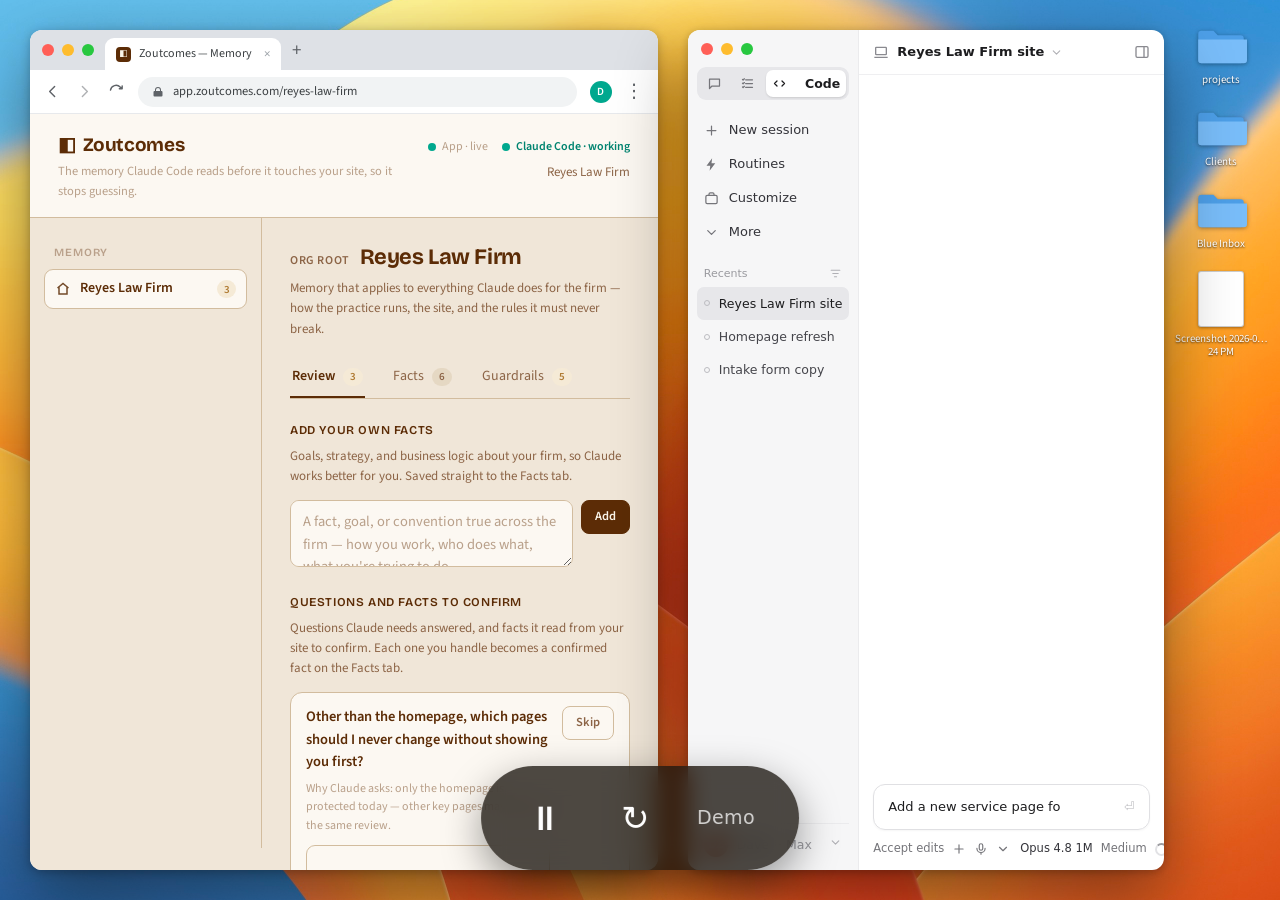
<file: activememory-wordpress/index.html>
<!DOCTYPE html>
<html lang="en">
<head>
<meta charset="UTF-8">
<meta name="viewport" content="width=device-width, initial-scale=1.0">
<title>Reyes Law Firm — Active Memory</title>
<link rel="preconnect" href="https://fonts.googleapis.com">
<link rel="preconnect" href="https://fonts.gstatic.com" crossorigin>
<link href="https://fonts.googleapis.com/css2?family=Bricolage+Grotesque:opsz,wght@12..96,500;12..96,600;12..96,700&family=Source+Sans+3:wght@400;500;600&family=JetBrains+Mono:wght@400;500&display=optional" rel="stylesheet">
<style>
  /* ===== Palette 15 (lifted from web/app/globals.css — the real app) =====
     Warm sandy PAGE, cream SURFACES floating on it, chocolate-brown ink/primary,
     teal as a sparing accent. The personality lives in --bg showing between cards. */
  :root {
    --bg: 240 230 216;          /* warm sandy page */
    --surface: 252 248 242;     /* near-white cream card */
    --ink: 92 44 6;             /* chocolate brown text */
    --ink-muted: 140 100 70;
    --ink-soft: 185 160 138;
    --heading: 92 44 6;
    --link: 0 168 142;          /* teal */
    --link-hover: 0 132 112;
    --primary: 92 44 6;         /* chocolate */
    --primary-hover: 62 28 0;
    --on-primary: 250 244 232;
    --secondary: 0 168 142;     /* teal */
    --secondary-hover: 0 132 112;
    --success: 76 128 119;
    --on-success: 196 252 240;
    --sand: 210 188 158;        /* borders */
    --sand-light: 215 238 228;
    --amber: 176 124 52;
    --amber-bg: 245 234 214;
    --focus: 0 168 142;
    --font-display: 'Bricolage Grotesque', sans-serif;
    --font-body: 'Source Sans 3', -apple-system, BlinkMacSystemFont, 'Segoe UI', system-ui, sans-serif;
    --font-mono: 'JetBrains Mono', ui-monospace, SFMono-Regular, Menlo, monospace;
  }
  * { box-sizing: border-box; }
  html, body { margin: 0; padding: 0; height: 100%; }
  body {
    font-family: var(--font-body);
    color: rgb(var(--ink));
    background: rgb(var(--bg));
    font-size: 14.5px;
    line-height: 1.55;
    -webkit-font-smoothing: antialiased;
  }
  h1, h2, h3, .display, .brand, .scope-title, .tree-label, .legend { font-family: var(--font-display); }

  /* ===== the desktop: a real wallpaper, with two SEPARATE apps on it ===== */
  .desktop {
    position: relative; height: 100vh; box-sizing: border-box;
    padding: 30px 116px 30px 30px;   /* right strip left clear for desktop icons */
    display: flex; gap: 30px; background: #5a6a5e; overflow: hidden;
  }
  .wallpaper { position: absolute; inset: 0; width: 100%; height: 100%; object-fit: cover; z-index: 0; }

  /* pretend desktop icons down the right edge */
  .desktop-icons { position: absolute; top: 24px; right: 10px; z-index: 1; width: 98px; display: flex; flex-direction: column; align-items: center; gap: 20px; }
  .dicon { display: flex; flex-direction: column; align-items: center; gap: 5px; width: 100%; cursor: default; }
  .dicon svg { width: 52px; height: 44px; filter: drop-shadow(0 1px 2px rgba(0,0,0,.35)); }
  .dicon .thumb { width: 46px; height: 56px; border-radius: 3px; background: #fff; border: 1px solid rgba(0,0,0,.2); box-shadow: 0 1px 3px rgba(0,0,0,.35); }
  .dicon span { font-size: 11px; line-height: 1.2; color: #fff; text-align: center; text-shadow: 0 1px 2px rgba(0,0,0,.7); max-width: 110px; }

  /* shared window chrome: rounded corners + a real drop shadow */
  .win { position: relative; z-index: 2; display: flex; flex-direction: column; min-height: 0; overflow: hidden; border-radius: 12px;
    box-shadow: 0 28px 70px rgba(0,0,0,.45), 0 2px 10px rgba(0,0,0,.25); }
  .app-win { flex: 1 1 auto; min-width: 0; background: #fff; }
  .app-scroll { flex: 1 1 auto; min-height: 0; overflow-y: auto; background: rgb(var(--bg)); }

  /* ----- Chrome browser chrome (Zoutcomes is a WEB APP) ----- */
  .chrome-tabs { flex: 0 0 auto; display: flex; align-items: flex-end; gap: 11px; height: 40px; padding: 0 12px; background: #dee1e6; }
  .chrome-dots { display: flex; gap: 8px; align-self: center; }
  .chrome-dots i { width: 12px; height: 12px; border-radius: 50%; display: block; }
  .chrome-dots i:nth-child(1) { background: #ff5f57; }
  .chrome-dots i:nth-child(2) { background: #febc2e; }
  .chrome-dots i:nth-child(3) { background: #28c840; }
  .chrome-tab { display: flex; align-items: center; gap: 8px; height: 32px; padding: 0 11px; background: #fff; border-radius: 9px 9px 0 0; font-size: 12px; color: #3c4043; max-width: 230px; }
  .chrome-tab .fav { width: 15px; height: 15px; border-radius: 4px; background: rgb(var(--primary)); color: rgb(var(--on-primary)); display: grid; place-items: center; font-size: 9px; flex: 0 0 auto; }
  .chrome-tab .tname { overflow: hidden; text-overflow: ellipsis; white-space: nowrap; }
  .chrome-tab .x { margin-left: 4px; color: #9aa0a6; font-size: 13px; }
  .chrome-newtab { align-self: center; color: #5f6368; font-size: 19px; line-height: 1; }
  .chrome-toolbar { flex: 0 0 auto; display: flex; align-items: center; gap: 13px; height: 44px; padding: 0 14px; background: #fff; border-bottom: 1px solid #e7e9ec; }
  .chrome-nav { display: flex; gap: 15px; color: #5f6368; }
  .chrome-nav svg { width: 17px; height: 17px; }
  .chrome-omni { flex: 1 1 auto; display: flex; align-items: center; gap: 9px; height: 30px; padding: 0 14px; background: #f1f3f4; border-radius: 16px; font-size: 12.5px; color: #3c4043; }
  .chrome-omni .lock { color: #5f6368; flex: 0 0 auto; }
  .chrome-omni .lock svg { width: 12px; height: 12px; display: block; }
  .chrome-menu { color: #5f6368; font-size: 19px; line-height: 1; flex: 0 0 auto; }
  .chrome-avatar { width: 22px; height: 22px; border-radius: 50%; background: rgb(var(--secondary)); color: #fff; display: grid; place-items: center; font-size: 11px; font-weight: 600; flex: 0 0 auto; }

  /* ===== topbar ===== */
  .topbar { flex: 0 0 auto; position: sticky; top: 0; z-index: 2; border-bottom: 1px solid rgb(var(--sand)); background: rgb(var(--surface)); }
  .topbar-inner { max-width: 1100px; margin: 0 auto; padding: 16px 28px; display: flex; align-items: baseline; justify-content: space-between; gap: 14px; }
  .brand { font-size: 19px; font-weight: 700; letter-spacing: -0.02em; color: rgb(var(--heading)); }
  .brand .mark { color: rgb(var(--heading)); margin-right: 7px; }
  .tagline { font-size: 12.5px; color: rgb(var(--ink-soft)); margin-top: 3px; }
  .topbar-right { display: flex; flex-direction: column; align-items: flex-end; gap: 6px; }
  .org { font-size: 13px; color: rgb(var(--ink-muted)); }

  /* connection indicator: two dots — this app + Claude Code */
  .conn { display: flex; align-items: center; gap: 14px; font-size: 12px; }
  .conn-item { display: inline-flex; align-items: center; gap: 6px; color: rgb(var(--ink-soft)); white-space: nowrap; }
  .conn-dot { width: 8px; height: 8px; border-radius: 50%; background: rgb(var(--ink-soft)); flex: 0 0 auto; }
  .conn-dot.app { background: rgb(var(--secondary)); }
  .conn-working { color: rgb(var(--secondary-hover)); font-weight: 600; }
  .conn-working .conn-dot { background: rgb(var(--secondary)); }
  .conn-dot.pulse { animation: conn-pulse 1.6s ease-in-out infinite; }
  @keyframes conn-pulse {
    0%, 100% { box-shadow: 0 0 0 0 rgb(var(--secondary) / 0.5); }
    50%      { box-shadow: 0 0 0 5px rgb(var(--secondary) / 0); }
  }

  /* ===== two-column folder layout ===== */
  .layout { flex: 1 1 auto; width: 100%; max-width: 1100px; margin: 0 auto; display: grid; grid-template-columns: 232px 1fr; align-items: start; }
  .sidebar { padding: 22px 14px 60px; border-right: 1px solid rgb(var(--sand)); min-height: 70vh; }
  .content { padding: 22px 28px 80px; min-width: 0; }

  /* sidebar / folder tree */
  .tree-label { font-size: 11px; font-weight: 600; text-transform: uppercase; letter-spacing: 0.08em; color: rgb(var(--ink-soft)); padding: 0 10px; margin: 4px 0 8px; }
  .tree-item {
    display: flex; align-items: center; gap: 9px; width: 100%; text-align: left;
    padding: 8px 10px; border-radius: 9px; border: 1px solid transparent;
    color: rgb(var(--ink-muted)); text-decoration: none; font-size: 14px; cursor: pointer; background: none;
  }
  .tree-item:hover { background: rgb(var(--sand-light) / 0.6); color: rgb(var(--ink)); }
  .tree-item.active { background: rgb(var(--surface)); border-color: rgb(var(--sand)); color: rgb(var(--ink)); font-weight: 600; }
  .tree-item.root { font-weight: 600; color: rgb(var(--ink)); }
  .tree-ico { width: 16px; flex: 0 0 auto; opacity: 0.85; }
  .tree-name { flex: 1 1 auto; min-width: 0; overflow: hidden; text-overflow: ellipsis; white-space: nowrap; }
  .tree-count { font-size: 11px; font-weight: 600; min-width: 19px; height: 18px; padding: 0 6px; display: inline-grid; place-items: center; border-radius: 9px; background: rgb(var(--amber-bg)); color: rgb(var(--amber)); }
  .tree-count.zero { background: rgb(var(--sand-light)); color: rgb(var(--ink-soft)); }
  .tree-divider { height: 1px; background: rgb(var(--sand)); margin: 12px 8px; }
  .new-project { display: flex; gap: 6px; margin: 14px 10px 0; }
  .new-project input { flex: 1 1 auto; min-width: 0; font: inherit; font-size: 13px; border: 1px solid rgb(var(--sand)); border-radius: 8px; padding: 6px 9px; background: rgb(var(--surface)); color: rgb(var(--ink)); }
  .new-project input::placeholder { color: rgb(var(--ink-soft)); }
  .new-project button { flex: 0 0 auto; width: 30px; cursor: pointer; font: inherit; font-size: 17px; line-height: 1; border: 1px solid rgb(var(--sand)); border-radius: 8px; background: rgb(var(--surface)); color: rgb(var(--ink-muted)); }
  .new-project button:hover { border-color: rgb(var(--primary)); color: rgb(var(--primary)); }

  /* content header */
  .scope-head { display: flex; align-items: baseline; gap: 10px; margin-bottom: 4px; }
  .scope-title { font-size: 22px; font-weight: 700; letter-spacing: -0.02em; color: rgb(var(--heading)); margin: 0; }
  .scope-kind { font-size: 12px; font-weight: 600; text-transform: uppercase; letter-spacing: 0.05em; color: rgb(var(--ink-muted)); }
  .scope-sub { font-size: 13px; color: rgb(var(--ink-muted)); margin: 0 0 18px; max-width: 620px; }

  /* tabs */
  .tabs { display: flex; gap: 26px; border-bottom: 1px solid rgb(var(--sand)); margin: 6px 0 22px; }
  .tab { appearance: none; background: none; border: none; cursor: pointer; font: inherit; font-size: 14px; padding: 9px 2px; color: rgb(var(--ink-muted)); border-bottom: 2px solid transparent; display: flex; align-items: center; gap: 8px; }
  .tab:hover { color: rgb(var(--ink)); }
  .tab.active { color: rgb(var(--heading)); border-bottom-color: rgb(var(--primary)); font-weight: 600; }
  .badge { display: inline-grid; place-items: center; min-width: 20px; height: 18px; padding: 0 6px; font-size: 11px; font-weight: 600; border-radius: 9px; background: rgb(var(--sand) / 0.35); color: rgb(var(--ink-muted)); }
  .badge.amber { background: rgb(var(--amber-bg)); color: rgb(var(--amber)); }

  /* sections */
  .legend { font-size: 12px; font-weight: 600; text-transform: uppercase; letter-spacing: 0.05em; color: rgb(var(--heading)); margin: 26px 0 6px; }
  .legend:first-child { margin-top: 0; }
  .note { font-size: 13px; color: rgb(var(--ink-muted)); margin: 0 0 14px; max-width: 640px; }

  /* memory cards — cream surfaces floating on the sandy page */
  .card { display: flex; align-items: flex-start; gap: 12px; padding: 13px 15px; background: rgb(var(--surface)); border: 1px solid rgb(var(--sand)); border-radius: 12px; margin-bottom: 9px; }
  .card .body { flex: 1 1 auto; min-width: 0; }
  .card .content { color: rgb(var(--ink)); }
  .card .meta { font-size: 11px; color: rgb(var(--ink-soft)); margin-top: 5px; display: flex; gap: 8px; align-items: center; flex-wrap: wrap; }
  .type-pill { display: inline-block; font-size: 10px; font-weight: 600; text-transform: uppercase; letter-spacing: 0.03em; padding: 1px 6px; border-radius: 5px; background: rgb(var(--sand-light)); color: rgb(var(--success)); margin-right: 7px; }
  .type-pill.guardrail { background: rgb(var(--amber-bg)); color: rgb(var(--amber)); }
  .proj-tag { font-size: 10.5px; font-weight: 600; padding: 1px 7px; border-radius: 5px; background: rgb(var(--primary) / 0.08); color: rgb(var(--primary)); }
  .proj-tag.root { background: rgb(var(--secondary) / 0.12); color: rgb(var(--secondary-hover)); }
  .tick { color: rgb(var(--success)); font-weight: 700; flex: 0 0 auto; margin-top: 1px; }

  .actions { display: flex; gap: 6px; flex: 0 0 auto; }
  .btn { appearance: none; cursor: pointer; font: inherit; font-size: 12.5px; font-weight: 600; padding: 6px 13px; border-radius: 8px; border: 1px solid rgb(var(--sand)); background: rgb(var(--surface)); color: rgb(var(--ink)); }
  .btn:hover { border-color: rgb(var(--ink-soft)); }
  .btn.primary { background: rgb(var(--primary)); border-color: rgb(var(--primary)); color: rgb(var(--on-primary)); }
  .btn.primary:hover { background: rgb(var(--primary-hover)); border-color: rgb(var(--primary-hover)); }
  .btn.ghost { color: rgb(var(--ink-muted)); }
  .card .content.editable { cursor: text; border-radius: 7px; margin: -3px -6px; padding: 3px 6px; transition: background 0.12s; }
  .card .content.editable:hover { background: rgb(var(--sand-light)); }

  /* add form */
  .addform { display: flex; gap: 8px; margin-top: 12px; align-items: flex-start; }
  .addform textarea { flex: 1 1 auto; font: inherit; border: 1px solid rgb(var(--sand)); border-radius: 9px; padding: 10px 12px; background: rgb(var(--surface)); color: rgb(var(--ink)); resize: vertical; min-height: 44px; }
  .addform textarea::placeholder { color: rgb(var(--ink-soft)); }
  .addform textarea:focus { outline: 2px solid rgb(var(--focus) / 0.4); border-color: rgb(var(--focus)); }

  /* proactive question cards */
  .qcard { align-items: flex-start; }
  .qcard .content { font-weight: 600; padding: 0; }
  .qwhy { font-size: 12px; color: rgb(var(--ink-soft)); margin-top: 6px; }
  .qform { margin-top: 10px; display: flex; flex-direction: column; gap: 8px; }
  .qform textarea { font: inherit; border: 1px solid rgb(var(--sand)); border-radius: 9px; padding: 10px 12px; background: rgb(var(--surface)); color: rgb(var(--ink)); resize: vertical; min-height: 44px; width: 100%; }
  .qform textarea::placeholder { color: rgb(var(--ink-soft)); }
  .qform .actions { justify-content: flex-end; }
  .qskip { flex: 0 0 auto; }
  .empty { color: rgb(var(--ink-soft)); font-size: 13px; padding: 16px 0; }
  .confirmed-list { margin-top: 18px; border-top: 1px solid rgb(var(--sand)); padding-top: 16px; }
  .panel { display: none; }
  .panel.active { display: block; }

  /* ===== a peek at Claude Code, running alongside ===== */
  /* ----- Claude Code desktop app — its "Code" tab (neutral system UI, not Zoutcomes' font) ----- */
  .cc-win { flex: 0 0 clamp(440px, 42%, 620px); background: #fff; color: #1d1d1f;
    font-family: -apple-system, BlinkMacSystemFont, 'Segoe UI', Roboto, system-ui, sans-serif; }
  .ccd { display: flex; flex: 1 1 auto; min-height: 0; }
  .ccd-side { flex: 0 0 158px; display: flex; flex-direction: column; background: #f6f6f7; border-right: 1px solid #ebebed; padding: 11px 9px; min-height: 0; }
  .ccd-traffic { display: flex; gap: 8px; padding: 2px 4px 12px; }
  .ccd-traffic i { width: 12px; height: 12px; border-radius: 50%; display: block; }
  .ccd-traffic i:nth-child(1) { background: #ff5f57; }
  .ccd-traffic i:nth-child(2) { background: #febc2e; }
  .ccd-traffic i:nth-child(3) { background: #28c840; }
  /* segmented control: two icon tabs + a wider active "Code" tab with label */
  .ccd-tabs { display: flex; gap: 3px; background: #e7e7ea; border-radius: 9px; padding: 3px; margin-bottom: 13px; }
  .ccd-tab { flex: 0 0 30px; display: grid; place-items: center; height: 27px; border-radius: 7px; color: #75757a; }
  .ccd-tab.code { flex: 1 1 auto; grid-auto-flow: column; gap: 6px; font-size: 12.5px; font-weight: 600; }
  .ccd-tab.active { background: #fff; color: #1d1d1f; box-shadow: 0 1px 2px rgba(0,0,0,.12); }
  .ccd-tab svg { width: 15px; height: 15px; }
  .ccd-nav { display: flex; align-items: center; gap: 10px; padding: 7px 7px; border-radius: 7px; color: #34343a; font-size: 13px; cursor: default; }
  .ccd-nav:hover { background: #ececef; }
  .ccd-nav svg { width: 15px; height: 15px; color: #75757a; flex: 0 0 auto; }
  .ccd-nav .chev { margin-left: auto; }
  .ccd-seclabel { display: flex; align-items: center; justify-content: space-between; font-size: 11px; color: #9a9a9f; padding: 15px 7px 5px; }
  .ccd-seclabel svg { width: 13px; height: 13px; color: #b0b0b5; }
  .ccd-rec { padding: 7px 7px; border-radius: 7px; color: #45454b; font-size: 12.5px; display: flex; align-items: center; gap: 9px; white-space: nowrap; overflow: hidden; cursor: default; }
  .ccd-rec .rdot { width: 6px; height: 6px; border-radius: 50%; border: 1.5px solid #bcbcc1; flex: 0 0 auto; }
  .ccd-rec .rname { overflow: hidden; text-overflow: ellipsis; }
  .ccd-rec.active { background: #e7e7ea; color: #1d1d1f; }
  .ccd-spacer { flex: 1 1 auto; }
  .ccd-user { display: flex; align-items: center; gap: 9px; padding: 9px 7px 2px; border-top: 1px solid #ebebed; font-size: 12.5px; color: #34343a; }
  .ccd-user .av { width: 24px; height: 24px; border-radius: 50%; background: #c96442; color: #fff; display: grid; place-items: center; font-size: 10px; font-weight: 600; flex: 0 0 auto; }
  .ccd-user .pl { color: #9a9a9f; }
  .ccd-user .chev { margin-left: auto; color: #b0b0b5; }
  .ccd-user .chev svg, .ccd-nav .chev svg { width: 13px; height: 13px; }

  .ccd-main { flex: 1 1 auto; min-width: 0; display: flex; flex-direction: column; }
  .ccd-top { flex: 0 0 auto; display: flex; align-items: center; gap: 8px; padding: 12px 14px; border-bottom: 1px solid #efeff1; font-size: 13px; color: #45454b; overflow: hidden; }
  .ccd-top > svg { width: 16px; height: 16px; color: #8a8a90; flex: 0 0 auto; }
  .ccd-top .crumb { display: inline-flex; align-items: center; gap: 6px; min-width: 0; white-space: nowrap; overflow: hidden; }
  .ccd-top .crumb b { overflow: hidden; text-overflow: ellipsis; }
  .ccd-top .crumb b { color: #1d1d1f; font-weight: 600; }
  .ccd-top .crumb svg { width: 13px; height: 13px; color: #b0b0b5; }
  .ccd-top .grow { flex: 1 1 auto; }
  .ccd-convo { flex: 1 1 auto; min-height: 0; overflow-y: auto; padding: 16px 16px 8px; font-size: 13px; line-height: 1.55; }
  .ccd-u { background: #f3f3f5; border-radius: 12px; padding: 10px 13px; margin-bottom: 14px; color: #1d1d1f; }
  /* tool/file action: a small green "done" dot + a NEUTRAL code block (not green) */
  .ccd-tool { display: flex; gap: 9px; align-items: flex-start; margin: 0 0 14px; }
  .ccd-tool .gd { width: 7px; height: 7px; border-radius: 50%; background: #2ba25f; flex: 0 0 auto; margin-top: 7px; }
  .ccd-tool .code { flex: 1 1 auto; min-width: 0; background: #f6f6f7; border: 1px solid #ececee; border-radius: 8px; padding: 9px 11px; font-family: var(--font-mono); font-size: 12px; color: #3c4043; line-height: 1.5; }
  .ccd-tool .fn { color: #1d1d1f; }
  .ccd-tool .sub { display: block; margin-top: 5px; color: #8a8a90; }
  .ccd-a { color: #2a2a2a; margin-bottom: 14px; }
  .ccd-a .who { font-weight: 600; color: #c96442; }
  .ccd-a ul { margin: 8px 0 0; padding-left: 18px; }
  .ccd-a li { margin-bottom: 5px; }
  .ccd-a .mem { color: #1f8a6d; border-bottom: 1px dotted rgba(31,138,109,.4); }
  .ccd-compose { flex: 0 0 auto; padding: 8px 14px 12px; }
  .ccd-input { display: flex; align-items: center; justify-content: space-between; border: 1px solid #e0e0e3; border-radius: 12px; padding: 12px 14px; font-size: 13px; color: #9a9a9f; box-shadow: 0 1px 2px rgba(0,0,0,.04); }
  .ccd-input .ret { color: #c2c2c6; }
  .ccd-bar { display: flex; align-items: center; justify-content: space-between; gap: 10px; margin-top: 10px; font-size: 11.5px; color: #75757a; }
  .ccd-bar .grp { display: flex; align-items: center; gap: 8px; white-space: nowrap; }
  .ccd-bar .grp svg { width: 14px; height: 14px; flex: 0 0 auto; }
  .ccd-bar .pill { color: #34343a; }
  .ccd-spin { width: 13px; height: 13px; border: 2px solid #e2e2e5; border-top-color: #9a9a9f; border-radius: 50%; animation: spin .8s linear infinite; flex: 0 0 auto; }

  /* ===== interactive demo bits ===== */
  .card.fresh { animation: fresh-in 2s ease; }
  @keyframes fresh-in { 0% { background: rgb(var(--sand-light)); border-color: rgb(var(--secondary) / .55); } 100% { background: rgb(var(--surface)); border-color: rgb(var(--sand)); } }
  .card.leaving { position: relative; overflow: hidden; border-color: rgb(var(--secondary) / .4);
    transition: height .45s linear, opacity .45s linear, margin .45s linear, padding .45s linear, border-width .45s linear; }
  .skip-overlay { position: absolute; inset: 0; display: flex; align-items: center; justify-content: center;
    background: rgb(var(--sand-light)); border-radius: 12px; }
  .card.collapsing { height: 0 !important; opacity: 0; margin-top: 0; margin-bottom: 0; padding-top: 0; padding-bottom: 0; border-width: 0; }
  .leave-icon { font-size: 40px; line-height: 1; font-weight: 700; color: rgb(var(--secondary-hover));      /* teal ✓ for save/confirm */
    animation: leave-pop .26s cubic-bezier(.34,1.56,.64,1) both; }
  .leave-icon.skip { color: rgb(var(--ink-muted)); }                                                        /* muted ✕ for skip */
  @keyframes leave-pop { 0% { transform: scale(.3); opacity: 0; } 100% { transform: scale(1); opacity: 1; } }
  .card.hl { animation: guard-hl 2.8s ease; }
  @keyframes guard-hl { 0%, 100% { box-shadow: 0 0 0 0 rgb(var(--secondary) / 0); } 22%, 62% { box-shadow: 0 0 0 3px rgb(var(--secondary) / .5); border-color: rgb(var(--secondary)); } }
  .btn.added { background: rgb(var(--secondary)); border-color: rgb(var(--secondary)); color: rgb(var(--on-primary)); }
  .add-toast { font-size: 12.5px; font-weight: 600; color: rgb(var(--secondary-hover)); margin: -4px 0 6px; }
  /* claude code: typed prompt + streamed messages */
  #ccPrompt.typed { color: #1d1d1f; }
  .ccd-convo > * { animation: msg-in .32s ease; }
  @keyframes msg-in { 0% { opacity: 0; transform: translateY(5px); } 100% { opacity: 1; transform: none; } }
  .ccd-working { display: flex; align-items: center; gap: 8px; color: #8a8a86; font-size: 12.5px; margin-bottom: 14px; }
  .ccd-working .sp { width: 12px; height: 12px; border: 2px solid #d9d7d2; border-top-color: #c96442; border-radius: 50%; animation: spin .7s linear infinite; }
  @keyframes spin { to { transform: rotate(360deg); } }
  .ccd-replay { appearance: none; cursor: pointer; font: inherit; font-size: 14px; line-height: 1; color: #75757a; background: transparent; border: none; border-radius: 7px; width: 26px; height: 26px; flex: 0 0 auto; }
  .ccd-replay:hover { color: #1d1d1f; background: #ececef; }
  .ccd-hint { font-size: 11px; color: #a3a09a; text-align: center; padding: 26px 16px; }
  @media (prefers-reduced-motion: reduce) { .card.fresh, .card.hl, .ccd-convo > *, .leave-icon { animation: none; } .card.leaving { transition: none; } }

  /* ===== floating demo controls (play / pause / restart) ===== */
  .demo-ctrl { position: fixed; bottom: 30px; left: 50%; transform: translateX(-50%); z-index: 60;
    display: flex; align-items: center; gap: 10px; padding: 12px 22px 12px 24px;
    background: rgba(22,17,10,.76); -webkit-backdrop-filter: blur(12px); backdrop-filter: blur(12px);
    border-radius: 999px; box-shadow: 0 14px 40px rgba(0,0,0,.4); }
  .demo-ctrl button { appearance: none; cursor: pointer; border: none; background: transparent; color: #fff;
    width: 80px; height: 80px; border-radius: 50%; font-size: 34px; line-height: 1; display: grid; place-items: center; }
  .demo-ctrl button:hover { background: rgba(255,255,255,.16); }
  .demo-ctrl .lbl { color: rgba(255,255,255,.75); font-size: 19px; letter-spacing: .02em; padding: 0 22px 0 12px;
    font-family: -apple-system, BlinkMacSystemFont, 'Segoe UI', system-ui, sans-serif; }

  /* ===== responsive: BOTH windows visible at every viewport (stack on narrow) ===== */
  @media (max-width: 900px) {
    .desktop { flex-direction: column; height: auto; min-height: 100vh; padding: 18px; gap: 18px; }
    .desktop-icons { display: none; }            /* no desktop margin to spare once stacked */
    .app-win, .cc-win { flex: 0 0 auto; width: 100%; }
    .app-win { height: 78vh; }
    .cc-win  { height: 72vh; }
    .app-scroll { max-height: none; }
  }
  @media (max-width: 560px) {
    .desktop { padding: 10px; gap: 12px; }
    .win { border-radius: 12px; }
    .layout { grid-template-columns: 1fr; }       /* Zoutcomes: stack its own sidebar + content */
    .sidebar { border-right: none; border-bottom: 1px solid rgb(var(--sand)); min-height: 0; padding-bottom: 16px; }
    .ccd-side { flex-basis: 118px; }              /* slim Claude Code sidebar so the session still fits */
    .app-win { height: 82vh; }
    .cc-win  { height: 76vh; }
  }
</style>
</head>
<body>
  <div class="desktop">

    <!-- desktop wallpaper: macOS Ventura -->
    <img class="wallpaper" src="wallpaper.jpg" alt="">

    <!-- pretend desktop files, down the right edge -->
    <div class="desktop-icons">
      <div class="dicon"><svg viewBox="0 0 48 40"><path d="M3 9a3 3 0 0 1 3-3h11l4 4h21a3 3 0 0 1 3 3v20a3 3 0 0 1-3 3H6a3 3 0 0 1-3-3z" fill="#4d9fe8"/><path d="M3 14h45v19a3 3 0 0 1-3 3H6a3 3 0 0 1-3-3z" fill="#79bdf9"/></svg><span>projects</span></div>
      <div class="dicon"><svg viewBox="0 0 48 40"><path d="M3 9a3 3 0 0 1 3-3h11l4 4h21a3 3 0 0 1 3 3v20a3 3 0 0 1-3 3H6a3 3 0 0 1-3-3z" fill="#4d9fe8"/><path d="M3 14h45v19a3 3 0 0 1-3 3H6a3 3 0 0 1-3-3z" fill="#79bdf9"/></svg><span>Clients</span></div>
      <div class="dicon"><svg viewBox="0 0 48 40"><path d="M3 9a3 3 0 0 1 3-3h11l4 4h21a3 3 0 0 1 3 3v20a3 3 0 0 1-3 3H6a3 3 0 0 1-3-3z" fill="#4d9fe8"/><path d="M3 14h45v19a3 3 0 0 1-3 3H6a3 3 0 0 1-3-3z" fill="#79bdf9"/></svg><span>Blue Inbox</span></div>
      <div class="dicon"><div class="thumb"></div><span>Screenshot 2026-0…24 PM</span></div>
    </div>

    <!-- ============ ZOUTCOMES — a WEB APP, open in Chrome ============ -->
    <section class="win app-win">
      <div class="chrome-tabs">
        <div class="chrome-dots"><i></i><i></i><i></i></div>
        <div class="chrome-tab"><span class="fav">◧</span><span class="tname">Zoutcomes — Memory</span><span class="x">×</span></div>
        <span class="chrome-newtab">+</span>
      </div>
      <div class="chrome-toolbar">
        <div class="chrome-nav">
          <svg viewBox="0 0 24 24" fill="none" stroke="currentColor" stroke-width="2" stroke-linecap="round" stroke-linejoin="round"><path d="M15 5l-7 7 7 7"/></svg>
          <svg viewBox="0 0 24 24" fill="none" stroke="currentColor" stroke-width="2" stroke-linecap="round" stroke-linejoin="round" opacity=".5"><path d="M9 5l7 7-7 7"/></svg>
          <svg viewBox="0 0 24 24" fill="none" stroke="currentColor" stroke-width="2" stroke-linecap="round" stroke-linejoin="round"><path d="M3.5 10a8 8 0 0 1 13.7-4.2L20 8M20 4v4h-4"/></svg>
        </div>
        <div class="chrome-omni">
          <span class="lock"><svg viewBox="0 0 24 24" fill="currentColor"><path d="M6 10V8a6 6 0 1 1 12 0v2h1a2 2 0 0 1 2 2v7a2 2 0 0 1-2 2H5a2 2 0 0 1-2-2v-7a2 2 0 0 1 2-2zm2 0h8V8a4 4 0 1 0-8 0z"/></svg></span>
          app.zoutcomes.com/reyes-law-firm
        </div>
        <span class="chrome-avatar">D</span>
        <span class="chrome-menu">⋮</span>
      </div>
      <div class="app-scroll">
      <header class="topbar">
        <div class="topbar-inner">
          <div>
            <div class="brand"><span class="mark">◧</span>Zoutcomes</div>
            <div class="tagline">The memory Claude Code reads before it touches your site, so it stops guessing.</div>
          </div>
          <div class="topbar-right">
            <div class="conn">
              <span class="conn-item"><span class="conn-dot app"></span>App · live</span>
              <span class="conn-item conn-working"><span class="conn-dot pulse"></span>Claude Code · working</span>
            </div>
            <div class="org">Reyes Law Firm</div>
          </div>
        </div>
      </header>

      <div class="layout">
        <!-- folder sidebar -->
        <aside class="sidebar">
          <div class="tree-label">Memory</div>
          <a class="tree-item root active" href="#">
            <svg class="tree-ico" width="16" height="16" viewBox="0 0 16 16" fill="none" stroke="currentColor" stroke-width="1.5"><path d="M2.5 7 8 2.5 13.5 7M4 6.2V13h8V6.2"/></svg>
            <span class="tree-name">Reyes Law Firm</span>
            <span class="tree-count">3</span>
          </a>
        </aside>

        <!-- scoped content -->
        <main class="content">
          <div class="scope-head">
            <span class="scope-kind">Org root</span>
            <h1 class="scope-title">Reyes Law Firm</h1>
          </div>
          <p class="scope-sub">Memory that applies to everything Claude does for the firm — how the practice runs, the site, and the rules it must never break.</p>

          <nav class="tabs" id="tabs">
            <button class="tab active" data-tab="review">Review <span class="badge amber" id="bReview">3</span></button>
            <button class="tab" data-tab="facts">Facts <span class="badge" id="bFacts">6</span></button>
            <button class="tab" data-tab="guardrails">Guardrails <span class="badge amber" id="bGuard">5</span></button>
          </nav>

          <!-- REVIEW -->
          <section class="panel active" data-panel="review">
            <div class="legend">Add your own facts</div>
            <p class="note">Goals, strategy, and business logic about your firm, so Claude works better for you. Saved straight to the Facts tab.</p>
            <form class="addform" id="factAdd" onsubmit="return false">
              <textarea maxlength="280" placeholder="A fact, goal, or convention true across the firm — how you work, who does what, what you're trying to do."></textarea>
              <button class="btn primary" type="submit">Add</button>
            </form>
            <div class="add-toast" id="factToast" hidden>✓ Saved to Facts</div>

            <div class="legend">Questions and facts to confirm</div>
            <p class="note">Questions Claude needs answered, and facts it read from your site to confirm. Each one you handle becomes a confirmed fact on the Facts tab.</p>

            <div class="card qcard">
              <div class="body">
                <div class="content">Other than the homepage, which pages should I never change without showing you first?</div>
                <div class="qwhy">Why Claude asks: only the homepage is protected today — other key pages may deserve the same review.</div>
                <form class="qform" onsubmit="return false">
                  <textarea></textarea>
                  <div class="actions"><button class="btn primary" type="submit">Save answer</button></div>
                </form>
              </div>
              <div class="qskip"><button class="btn ghost" type="button">Skip</button></div>
            </div>

            <div class="card">
              <div class="body">
                <div class="content">Every service page ends with a “Book a free 15-minute consult” button.</div>
                <div class="meta"><span class="proj-tag root">org root</span><span>Read from your site</span></div>
              </div>
              <div class="actions"><button class="btn primary" type="button">Confirm</button><button class="btn ghost" type="button">Skip</button></div>
            </div>

            <div class="card">
              <div class="body">
                <div class="content">Your homepage describes the firm as estate planning and probate.</div>
                <div class="meta"><span class="proj-tag root">org root</span><span>Read from your site</span></div>
              </div>
              <div class="actions"><button class="btn primary" type="button">Confirm</button><button class="btn ghost" type="button">Skip</button></div>
            </div>
          </section>

          <!-- FACTS -->
          <section class="panel" data-panel="facts">
            <div class="legend">Confirmed facts</div>
            <p class="note">What Claude actually knows about your firm — your answers, the facts you added, and what you've confirmed. Click any to edit.</p>

            <div class="card"><span class="tick">✓</span><div class="body"><div class="content editable"><span class="type-pill">fact</span>Lena is my paralegal. She opens new matters and does first drafts. I review and sign everything that goes out.</div></div><div class="actions"><button class="btn ghost" type="button">Remove</button></div></div>
            <div class="card"><span class="tick">✓</span><div class="body"><div class="content editable"><span class="type-pill">fact</span>We don't take DIY-will clients. Too much back-and-forth for the fee.</div></div><div class="actions"><button class="btn ghost" type="button">Remove</button></div></div>
            <div class="card"><span class="tick">✓</span><div class="body"><div class="content editable"><span class="type-pill">fact</span>Estate planning and probate only now — I've stopped taking litigation.</div></div><div class="actions"><button class="btn ghost" type="button">Remove</button></div></div>
            <div class="card"><span class="tick">✓</span><div class="body"><div class="content editable"><span class="type-pill">fact</span>Anything with a court deadline is urgent. Probate cutoffs are hard and I can't miss them.</div></div><div class="actions"><button class="btn ghost" type="button">Remove</button></div></div>
            <div class="card"><span class="tick">✓</span><div class="body"><div class="content editable"><span class="type-pill">fact</span>Busy season is January to April. Push estate reviews then.</div></div><div class="actions"><button class="btn ghost" type="button">Remove</button></div></div>
            <div class="card"><span class="tick">✓</span><div class="body"><div class="content editable"><span class="type-pill">fact</span>Referrals from Dr. Lin's office get a same-week appointment.</div></div><div class="actions"><button class="btn ghost" type="button">Remove</button></div></div>

            <p class="note" style="margin-top:20px;"><span style="color:rgb(var(--ink-muted));">Plus 38 pages read from your WordPress site, used quietly for exact-name lookups — not shown here because there's nothing to decide about them.</span></p>
          </section>

          <!-- GUARDRAILS -->
          <section class="panel" data-panel="guardrails">
            <div class="legend">Guardrails (firm-wide)</div>
            <p class="note">Hard rules Claude must never violate. These fire on every task, in every project.</p>

            <div class="card"><span class="tick">✓</span><div class="body"><div class="content editable"><span class="type-pill guardrail">guardrail</span>Never publish changes live. Always leave them as a draft for me to approve first.</div></div><div class="actions"><button class="btn ghost" type="button">Remove</button></div></div>
            <div class="card"><span class="tick">✓</span><div class="body"><div class="content editable"><span class="type-pill guardrail">guardrail</span>Always put the “Book a free 15-minute consult” button on every page you build.</div></div><div class="actions"><button class="btn ghost" type="button">Remove</button></div></div>
            <div class="card"><span class="tick">✓</span><div class="body"><div class="content editable"><span class="type-pill guardrail">guardrail</span>Never feature DIY wills or hourly work on the site. We turn those away.</div></div><div class="actions"><button class="btn ghost" type="button">Remove</button></div></div>
            <div class="card"><span class="tick">✓</span><div class="body"><div class="content editable"><span class="type-pill guardrail">guardrail</span>Never use the words “guarantee” or “cheap” in any copy. Some are brand, some are bar advertising rules.</div></div><div class="actions"><button class="btn ghost" type="button">Remove</button></div></div>
            <div class="card"><span class="tick">✓</span><div class="body"><div class="content editable"><span class="type-pill guardrail">guardrail</span>Never change the homepage without showing me the draft first.</div></div><div class="actions"><button class="btn ghost" type="button">Remove</button></div></div>

            <form class="addform" id="guardAdd" onsubmit="return false">
              <textarea maxlength="280" placeholder="A rule Claude must never violate (e.g. &quot;Never list a phone number that isn't the main office line.&quot;)."></textarea>
              <button class="btn primary" type="submit">Add</button>
            </form>
          </section>
        </main>
      </div>
      </div><!-- /.app-scroll -->
    </section><!-- /.app-win -->

    <!-- ============ CLAUDE CODE — the real desktop app (Code tab) ============ -->
    <aside class="win cc-win" aria-label="Claude Code desktop app, running alongside">
      <div class="ccd">
        <!-- session sidebar -->
        <div class="ccd-side">
          <div class="ccd-traffic"><i></i><i></i><i></i></div>
          <div class="ccd-tabs">
            <span class="ccd-tab" title="Chat"><svg viewBox="0 0 24 24" fill="none" stroke="currentColor" stroke-width="2" stroke-linejoin="round"><path d="M4 5h16v11H8l-4 4z"/></svg></span>
            <span class="ccd-tab" title="Tasks"><svg viewBox="0 0 24 24" fill="none" stroke="currentColor" stroke-width="2" stroke-linecap="round" stroke-linejoin="round"><path d="M9 6h11M9 12h11M9 18h11M4 5.5l1 1 2-2M4 11.5l1 1 2-2M4 17.5l1 1 2-2"/></svg></span>
            <span class="ccd-tab code active"><svg viewBox="0 0 24 24" fill="none" stroke="currentColor" stroke-width="2" stroke-linecap="round" stroke-linejoin="round"><path d="M8 8l-4 4 4 4M16 8l4 4-4 4"/></svg>Code</span>
          </div>
          <div class="ccd-nav"><svg viewBox="0 0 24 24" fill="none" stroke="currentColor" stroke-width="2" stroke-linecap="round"><path d="M12 5v14M5 12h14"/></svg>New session</div>
          <div class="ccd-nav"><svg viewBox="0 0 24 24" fill="currentColor"><path d="M13 2L4 14h6l-1 8 9-12h-6z"/></svg>Routines</div>
          <div class="ccd-nav"><svg viewBox="0 0 24 24" fill="none" stroke="currentColor" stroke-width="2"><rect x="3" y="7" width="18" height="13" rx="2"/><path d="M8 7V5a2 2 0 0 1 2-2h4a2 2 0 0 1 2 2v2"/></svg>Customize</div>
          <div class="ccd-nav"><svg viewBox="0 0 24 24" fill="none" stroke="currentColor" stroke-width="2" stroke-linecap="round" stroke-linejoin="round"><path d="M6 9l6 6 6-6"/></svg>More</div>
          <div class="ccd-seclabel">Recents
            <svg viewBox="0 0 24 24" fill="none" stroke="currentColor" stroke-width="2" stroke-linecap="round"><path d="M4 6h16M7 12h10M10 18h4"/></svg>
          </div>
          <div class="ccd-rec active"><span class="rdot"></span><span class="rname">Reyes Law Firm site</span></div>
          <div class="ccd-rec"><span class="rdot"></span><span class="rname">Homepage refresh</span></div>
          <div class="ccd-rec"><span class="rdot"></span><span class="rname">Intake form copy</span></div>
          <div class="ccd-spacer"></div>
          <div class="ccd-user"><span class="av">DZ</span>Dave<span class="pl">· Max</span><span class="chev"><svg viewBox="0 0 24 24" fill="none" stroke="currentColor" stroke-width="2" stroke-linecap="round" stroke-linejoin="round"><path d="M6 9l6 6 6-6"/></svg></span></div>
        </div>

        <!-- session main -->
        <div class="ccd-main">
          <div class="ccd-top">
            <svg viewBox="0 0 24 24" fill="none" stroke="currentColor" stroke-width="2"><rect x="4" y="5" width="16" height="11" rx="1"/><path d="M2 20h20"/></svg>
            <span class="crumb"><b>Reyes Law Firm site</b><svg viewBox="0 0 24 24" fill="none" stroke="currentColor" stroke-width="2" stroke-linecap="round" stroke-linejoin="round"><path d="M6 9l6 6 6-6"/></svg></span>
            <span class="grow"></span>
            <svg viewBox="0 0 24 24" fill="none" stroke="currentColor" stroke-width="2"><rect x="3" y="4" width="18" height="16" rx="2"/><path d="M15 4v16"/></svg>
          </div>
          <div class="ccd-convo" id="ccConvo"></div>
          <div class="ccd-compose">
            <div class="ccd-input" id="ccInput"><span id="ccPrompt">Type / for commands</span><span class="ret">⏎</span></div>
            <div class="ccd-bar">
              <span class="grp">Accept edits
                <svg viewBox="0 0 24 24" fill="none" stroke="currentColor" stroke-width="2" stroke-linecap="round"><path d="M12 5v14M5 12h14"/></svg>
                <svg viewBox="0 0 24 24" fill="none" stroke="currentColor" stroke-width="2" stroke-linecap="round" stroke-linejoin="round"><rect x="9" y="3" width="6" height="11" rx="3"/><path d="M5 11a7 7 0 0 0 14 0M12 18v3"/></svg>
                <svg viewBox="0 0 24 24" fill="none" stroke="currentColor" stroke-width="2" stroke-linecap="round" stroke-linejoin="round"><path d="M6 9l6 6 6-6"/></svg>
              </span>
              <span class="grp"><span class="pill">Opus 4.8 1M</span> Medium <span class="ccd-spin"></span></span>
            </div>
          </div>
        </div>
      </div>
    </aside>

  </div>

  <!-- floating demo controls -->
  <div class="demo-ctrl" id="demoCtrl">
    <button id="playPause" type="button" title="Pause" aria-label="Play / pause demo">⏸</button>
    <button id="restart" type="button" title="Restart" aria-label="Restart demo">↻</button>
    <span class="lbl">Demo</span>
  </div>

<script>
(function () {
  var byId = function (id) { return document.getElementById(id); };
  var reviewPanel = document.querySelector('[data-panel="review"]');
  var factsPanel  = document.querySelector('[data-panel="facts"]');
  var guardPanel  = document.querySelector('[data-panel="guardrails"]');
  var factsNote   = factsPanel.querySelector('p.note[style]');   // trailing "Plus N pages" note
  var guardForm   = byId('guardAdd');
  var convo       = byId('ccConvo');

  // ---------- tabs ----------
  function showTab(name) {
    document.querySelectorAll('.tab').forEach(function (t) { t.classList.toggle('active', t.getAttribute('data-tab') === name); });
    document.querySelectorAll('.panel').forEach(function (p) { p.classList.toggle('active', p.getAttribute('data-panel') === name); });
  }
  byId('tabs').addEventListener('click', function (e) {
    var tab = e.target.closest('.tab'); if (!tab) return;
    stopStory();
    showTab(tab.getAttribute('data-tab'));
  });

  // ---------- badges ----------
  reviewPanel.querySelectorAll('.card').forEach(function (c) { if (c.querySelector('.meta')) c.classList.add('suggested'); });
  function updateBadges() {
    byId('bReview').textContent = reviewPanel.querySelectorAll('.card.qcard:not(.leaving), .card.suggested:not(.leaving)').length;
    byId('bFacts').textContent  = factsPanel.querySelectorAll('.card:not(.leaving)').length;
    byId('bGuard').textContent  = guardPanel.querySelectorAll('.card:not(.leaving)').length;
  }
  updateBadges();

  // ---------- card helpers ----------
  function makeCard(text, type) {
    var card = document.createElement('div'); card.className = 'card fresh';
    var tick = document.createElement('span'); tick.className = 'tick'; tick.textContent = '✓';
    var body = document.createElement('div'); body.className = 'body';
    var content = document.createElement('div'); content.className = 'content editable';
    var pill = document.createElement('span'); pill.className = 'type-pill' + (type === 'guardrail' ? ' guardrail' : '');
    pill.textContent = type === 'guardrail' ? 'guardrail' : 'fact';
    content.appendChild(pill); content.appendChild(document.createTextNode(text));  // user text is text-only (XSS-safe)
    body.appendChild(content);
    var actions = document.createElement('div'); actions.className = 'actions';
    var rm = document.createElement('button'); rm.className = 'btn ghost'; rm.type = 'button'; rm.textContent = 'Remove';
    actions.appendChild(rm);
    card.appendChild(tick); card.appendChild(body); card.appendChild(actions);
    return card;
  }
  function collapse(card, flashText) {
    if (!card || card.classList.contains('leaving')) return;
    var startH = card.offsetHeight;             // real height, measured before we touch content
    card.classList.add('leaving');
    card.style.height = startH + 'px';          // lock height so the fold transitions from a real value
    if (flashText) {
      // overlay a full-card tinted panel with a single big glyph (recognized instantly —
      // no time to read a word as the card folds away in ~⅓s)
      var f = document.createElement('div'); f.className = 'skip-overlay';
      var isSkip = (flashText === 'Skipped' || flashText === 'Removed');
      var ic = document.createElement('span');
      ic.className = 'leave-icon' + (isSkip ? ' skip' : '');
      ic.textContent = isSkip ? '✕' : '✓';   // muted ✕ for skip, teal ✓ for save/confirm
      f.appendChild(ic);
      card.appendChild(f);
    }
    updateBadges();
    void card.offsetHeight;                      // commit the locked height before transitioning
    // start folding almost immediately — the label reads as it shrinks + fades
    setTimeout(function () {
      card.addEventListener('transitionend', function te(e) {
        if (e.propertyName !== 'height') return;       // remove exactly when the fold finishes — no end-snap
        card.removeEventListener('transitionend', te);
        if (card.parentNode) card.parentNode.removeChild(card);
        updateBadges();
      });
      card.classList.add('collapsing');
    }, 620);
  }
  function flashBtn(btn) {
    var old = btn.textContent; btn.textContent = 'Added ✓'; btn.classList.add('added');
    setTimeout(function () { btn.textContent = old; btn.classList.remove('added'); }, 1600);
  }
  function addFromForm(formId, panel, before, type, toastId) {
    var form = byId(formId), ta = form.querySelector('textarea'), text = ta.value.trim();
    if (!text) return;
    panel.insertBefore(makeCard(text, type), before);
    ta.value = ''; flashBtn(form.querySelector('.btn'));
    if (toastId) { var toast = byId(toastId); toast.hidden = false; setTimeout(function () { toast.hidden = true; }, 2200); }
    updateBadges();
  }

  // ---------- delegated clicks (Zoutcomes is fully interactive) ----------
  document.querySelector('.desktop').addEventListener('click', function (e) {
    var btn = e.target.closest('button'); if (!btn) return;
    if (btn.id !== 'replayBtn') stopStory();                 // any real interaction takes control
    if (btn.closest('#factAdd'))  { e.preventDefault(); addFromForm('factAdd', factsPanel, factsNote, 'fact', 'factToast'); return; }
    if (btn.closest('#guardAdd')) { e.preventDefault(); addFromForm('guardAdd', guardPanel, guardForm, 'guardrail'); return; }
    var card = btn.closest('.card');
    if (btn.closest('.qform')) {                              // Save answer
      e.preventDefault();
      var ta = btn.closest('.qform').querySelector('textarea'); if (!ta.value.trim()) return;
      var beat2 = card && card.hasAttribute('data-beat2');
      collapse(card, 'Saved'); if (beat2) claudeFollowUp(); return;
    }
    if (btn.closest('.qskip')) { collapse(card, 'Skipped'); return; }
    if (card) {
      var label = btn.textContent.trim();
      if (label === 'Confirm') { var txt = card.querySelector('.content').textContent; collapse(card, 'Confirmed'); factsPanel.insertBefore(makeCard(txt, 'fact'), factsNote); updateBadges(); }
      else if (label === 'Skip') collapse(card, 'Skipped');
      else if (label === 'Remove') collapse(card, 'Removed');
    }
  });

  // Enter submits (Shift+Enter = newline)
  document.addEventListener('keydown', function (e) {
    if (e.key !== 'Enter' || e.shiftKey || e.target.tagName !== 'TEXTAREA') return;
    var form = e.target.closest('#factAdd, #guardAdd, .qform'); if (!form) return;
    e.preventDefault(); stopStory();
    if (form.id === 'factAdd') addFromForm('factAdd', factsPanel, factsNote, 'fact', 'factToast');
    else if (form.id === 'guardAdd') addFromForm('guardAdd', guardPanel, guardForm, 'guardrail');
    else { var ta = e.target, card = ta.closest('.card'); if (!ta.value.trim()) return; var beat2 = card && card.hasAttribute('data-beat2'); collapse(card, 'Saved'); if (beat2) claudeFollowUp(); }
  });
  // focusing any field also hands control to the user
  document.addEventListener('focusin', function (e) { if (e.target.tagName === 'TEXTAREA' || e.target.tagName === 'INPUT') stopStory(); });

  // ---------- Claude Code window: auto-play story ----------
  var timers = [], playing = false, paused = false, runToken = 0, resumeResolvers = [];
  function clearTimers() { timers.forEach(clearTimeout); timers = []; }
  function flushResume() { var rs = resumeResolvers; resumeResolvers = []; rs.forEach(function (f) { f(); }); }
  function updateCtrl() {
    var pp = byId('playPause'); if (!pp) return;
    if (playing && !paused) { pp.textContent = '⏸'; pp.title = 'Pause'; }
    else { pp.textContent = '▶'; pp.title = playing ? 'Resume' : 'Replay'; }
  }
  function stopStory() {
    clearTimers(); paused = false; flushResume();          // unblock any gated awaits (they bail on stale token)
    if (playing) { playing = false; runToken++; }
    document.querySelectorAll('.ccd-working').forEach(function (w) { w.remove(); });
    var p = byId('ccPrompt'); if (p.classList.contains('typed')) { p.classList.remove('typed'); p.textContent = 'Type / for commands'; }
    updateCtrl();
  }
  function pauseStory()  { if (!playing || paused) return; paused = true; updateCtrl(); }
  function resumeStory() { if (!playing || !paused) return; paused = false; flushResume(); updateCtrl(); }
  function addMsg(html, cls) { var d = document.createElement('div'); d.className = cls; d.innerHTML = html; convo.appendChild(d); convo.scrollTop = convo.scrollHeight; return d; }
  function addText(text, cls) { var d = document.createElement('div'); d.className = cls; d.textContent = text; convo.appendChild(d); convo.scrollTop = convo.scrollHeight; return d; }
  function working() { return addMsg('<span class="sp"></span> Working…', 'ccd-working'); }
  function dropBeat2Question() {
    if (byId('beat2q')) return;
    var card = document.createElement('div'); card.className = 'card qcard fresh'; card.id = 'beat2q'; card.setAttribute('data-beat2', '1');
    card.innerHTML =
      '<div class="body"><div class="content">How should the site describe your fees? (e.g., flat-fee only — and whether to show prices)</div>' +
      '<div class="qwhy">Why Claude asks: the Fees page is built — only the prices are a placeholder. Answer this and Claude drops the numbers in.</div>' +
      '<form class="qform" onsubmit="return false"><textarea></textarea><div class="actions"><button class="btn primary" type="submit">Save answer</button></div></form></div>' +
      '<div class="qskip"><button class="btn ghost" type="button">Skip</button></div>';
    reviewPanel.insertBefore(card, reviewPanel.querySelector('.card.qcard'));
    updateBadges();
  }
  function claudeFollowUp() {
    addMsg('<span class="who">Claude</span> Got it — dropped your numbers into the <span class="mem">placeholder</span> on the <b>Fees</b> page, by the rules: <span class="mem">consult button</span>, no “guarantee/cheap.” I won’t need to ask again.', 'ccd-a');
  }

  async function playStory() {
    stopStory(); playing = true; paused = false; var token = ++runToken; updateCtrl();
    var alive = function () { return token === runToken && playing; };
    // pausing freezes at the next tick: when a timer fires while paused, it parks until resume
    var sleep = function (ms) { return new Promise(function (r) { timers.push(setTimeout(function () { if (paused) resumeResolvers.push(r); else r(); }, ms)); }); };
    var type = async function (text) { var el = byId('ccPrompt'); el.classList.add('typed'); el.textContent = ''; for (var i = 0; i < text.length && alive(); i++) { el.textContent += text.charAt(i); await sleep(26); } };
    var send = function () { var p = byId('ccPrompt'), t = p.textContent; p.classList.remove('typed'); p.textContent = 'Type / for commands'; addText(t, 'ccd-u'); };

    // reset
    convo.innerHTML = '';
    var oq = byId('beat2q'); if (oq) oq.remove();
    document.querySelectorAll('.card.hl').forEach(function (c) { c.classList.remove('hl'); });
    showTab('review'); updateBadges();

    // BEAT 1 — Claude USES your memory
    await sleep(600); if (!alive()) return;
    await type('Add a new service page for probate administration.'); if (!alive()) return;
    await sleep(320); send();
    var w1 = working(); await sleep(1200); if (!alive()) return; w1.remove();
    addMsg('<span class="gd"></span><div class="code"><span class="fn">get_business_context</span>("probate service page")<span class="sub">↳ Zoutcomes — pulled 3 facts, 4 guardrails for the Reyes Law Firm site</span></div>', 'ccd-tool');
    await sleep(750); if (!alive()) return;
    showTab('guardrails');
    guardPanel.querySelectorAll('.card').forEach(function (c) { c.classList.remove('hl'); void c.offsetWidth; c.classList.add('hl'); });
    await sleep(1900); if (!alive()) return;
    var w2 = working(); await sleep(900); if (!alive()) return; w2.remove();
    addMsg('<span class="who">Claude</span> Done — drafted a <b>Probate Administration</b> page by the rules: saved as a <span class="mem">draft</span>, added the <span class="mem">consult button</span>, <span class="mem">no DIY wills or hourly</span>, and avoided <span class="mem">“guarantee/cheap.”</span>', 'ccd-a');
    await sleep(1500); if (!alive()) return;

    // BEAT 2 — Claude CAPTURES new memory, then hands off to you
    await type('Now add a fees page for the firm.'); if (!alive()) return;
    await sleep(320); send();
    var w3 = working(); await sleep(1200); if (!alive()) return; w3.remove();
    addMsg('<span class="gd"></span><div class="code"><span class="fn">get_business_context</span>("fees page")<span class="sub">↳ Zoutcomes — no pricing facts found for this</span></div>', 'ccd-tool');
    await sleep(750); if (!alive()) return;
    addMsg('<span class="who">Claude</span> Built the <b>Fees</b> page — everything but the actual prices, which I won’t invent. Left that as a <span class="mem">placeholder</span> and added one question in Zoutcomes; answer it once and I’ll drop the numbers in. →', 'ccd-a');
    await sleep(800); if (!alive()) return;
    dropBeat2Question(); showTab('review');
    await sleep(250); if (!alive()) return;
    addMsg('<span class="who" style="color:#8a8a86;">Demo</span> Your turn — answer the new question in Zoutcomes (left), and watch Claude pick it up. Or add your own facts and rules.', 'ccd-a');
    playing = false; updateCtrl();   // story complete; everything stays interactive
  }

  // floating demo controls
  byId('playPause').addEventListener('click', function () {
    if (!playing) playStory();
    else if (paused) resumeStory();
    else pauseStory();
  });
  byId('restart').addEventListener('click', function () { playStory(); });

  // autostart
  playStory();
})();
</script>
</body>
</html>
</file>
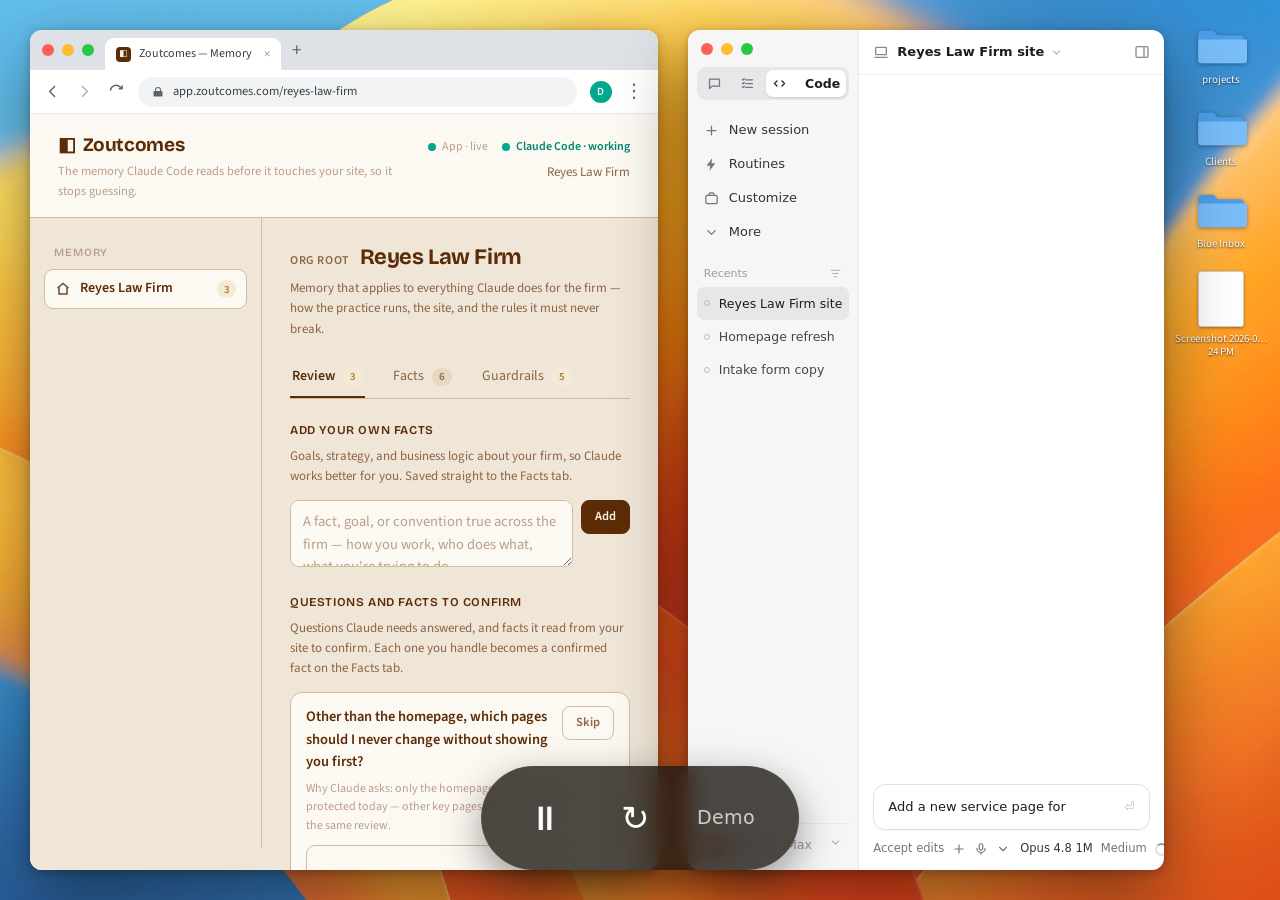
<file: activememory/index.html>
<!doctype html>
<html lang="en">
<head>
  <meta charset="utf-8">
  <title>Moved — Active Memory (WordPress)</title>
  <meta name="robots" content="noindex">
  <link rel="canonical" href="https://blueinbox-admin.github.io/ideas/activememory-wordpress/">
  <meta http-equiv="refresh" content="0; url=../activememory-wordpress/">
  <script>location.replace("../activememory-wordpress/");</script>
  <style>
    body { font-family: -apple-system, BlinkMacSystemFont, "Segoe UI", system-ui, sans-serif;
           background: #f0e6d8; color: #4a2305; display: grid; place-items: center;
           height: 100vh; margin: 0; }
    a { color: #00a88e; }
  </style>
</head>
<body>
  <p>This demo moved to <a href="../activememory-wordpress/">Active Memory (WordPress)</a>. Redirecting…</p>
</body>
</html>
</file>
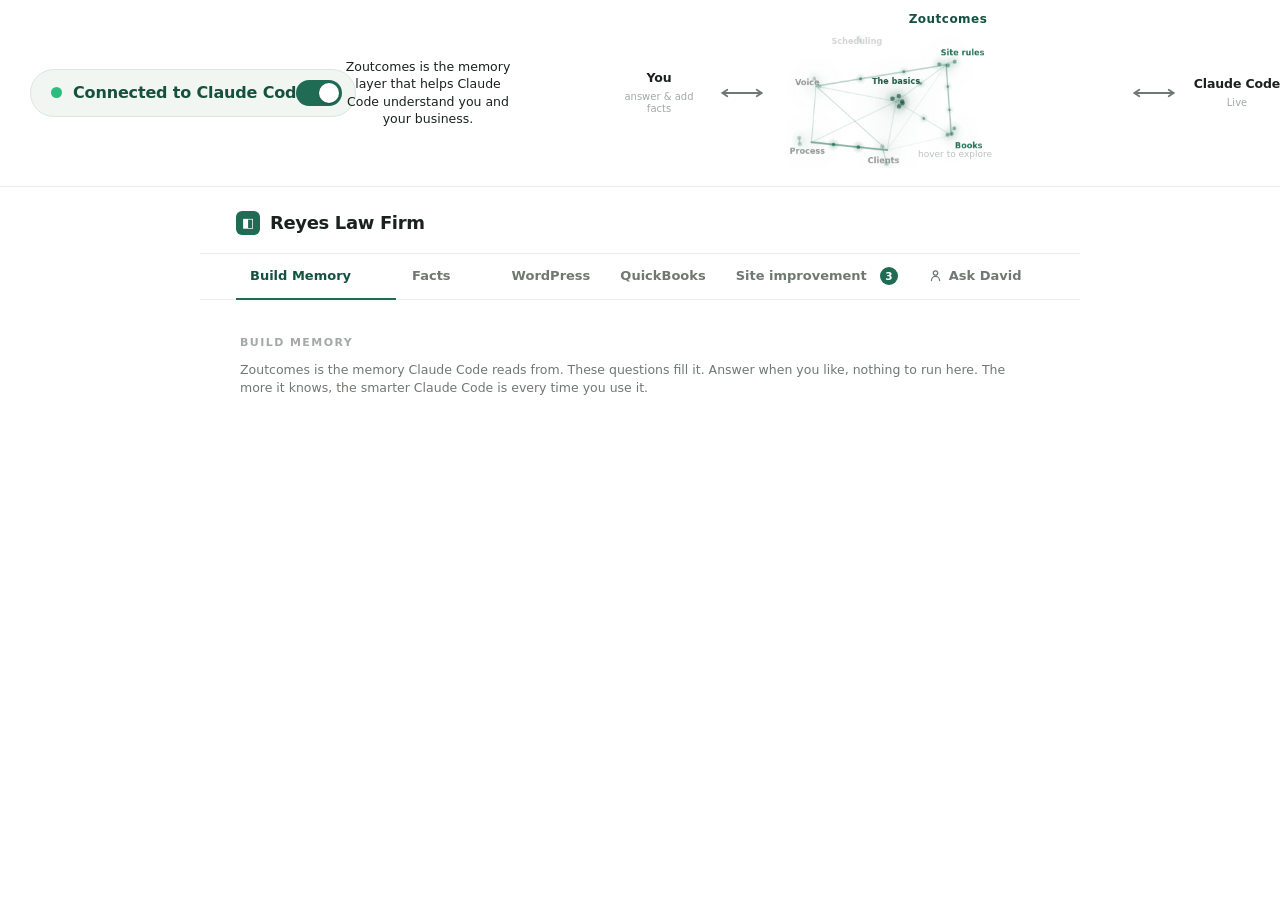
<file: activememory2/index.html>
<!DOCTYPE html>
<html lang="en">
<head>
<meta charset="UTF-8">
<meta name="viewport" content="width=device-width, initial-scale=1.0">
<title>Active Memory — Mockup</title>
<style>
  * { box-sizing: border-box; margin: 0; padding: 0; }
  :root {
    --green: #1f6b54;
    --green-deep: #16513f;
    --green-tint: #f1f6f3;
    --green-line: #d9e7e0;
    --ink: #1b211e;
    --muted: #707873;
    --faint: #a3aaa5;
    --line: #ebedeb;
    --line-soft: #f2f3f2;
    --bg: #fbfcfb;
  }
  html, body { height: 100%; }
  body {
    font-family: -apple-system, BlinkMacSystemFont, 'Segoe UI', Inter, system-ui, sans-serif;
    color: var(--ink);
    background: var(--bg);
    display: flex;
    flex-direction: column;
    height: 100vh;
    overflow: hidden;
    -webkit-font-smoothing: antialiased;
  }
  .col { display: flex; flex-direction: column; height: 100%; }
  .topbar { flex: 0 0 auto; display: flex; align-items: center; justify-content: flex-start; gap: 18px; padding: 12px 30px; background: #fff; border-bottom: 1px solid var(--line); }
  .tb-left { display: flex; flex-direction: column; align-items: flex-start; gap: 8px; }
  /* You <-> map <-> Claude Code paradigm across the header */
  .flow { flex: 1 1 auto; display: flex; align-items: center; justify-content: center; gap: 6px; min-width: 0; }
  .flow-cap { flex: 0 0 auto; width: 178px; margin-right: 88px; text-align: center; font-size: 12.5px; line-height: 1.4; color: var(--ink); }
  .flow-end { display: flex; flex-direction: column; align-items: center; gap: 6px; flex: 0 0 auto; width: 96px; background: none; border: none; padding: 0; font: inherit; text-align: center; }
  button.flow-end { cursor: pointer; }
  .flow-node { width: 48px; height: 48px; border-radius: 50%; display: grid; place-items: center; position: relative; background: var(--green-tint); border: 1px solid var(--green-line); color: var(--green); }
  .flow-node svg { width: 25px; height: 25px; }
  .flow-node.cc { background: var(--green-deep); border-color: var(--green-deep); }
  .flow-label { font-size: 12.5px; font-weight: 600; color: var(--ink); letter-spacing: -0.01em; }
  .flow-sub { font-size: 10px; color: var(--faint); line-height: 1.2; }
  .flow-arrow { width: 58px; height: 18px; color: var(--muted); flex: 0 0 auto; }
  .flow-node .cc-dot { position: absolute; top: -1px; right: -1px; width: 11px; height: 11px; border-radius: 50%; background: #2bbd7e; box-shadow: 0 0 0 2px #fff; animation: pulse 2s infinite; }
  .flow-node.cc.off { background: #9aa39d; border-color: #9aa39d; }
  .flow-node.cc.off .cc-dot { background: #c2c7c4; animation: none; }
  .topbar-row { display: flex; align-items: center; gap: 12px; }
  .session-chip { font-size: 12.5px; color: var(--muted); }
  .session-chip b { color: var(--ink); font-weight: 600; font-family: ui-monospace, SFMono-Regular, Menlo, monospace; font-size: 12px; }
  .topbar-note { font-size: 11.5px; color: var(--faint); text-align: left; max-width: 420px; }
  .shell { flex: 1 1 auto; display: flex; flex-direction: column; min-height: 0; background: #fff; }
  /* ===== knowledge map widget (lives in the header, top-right) ===== */
  .map-dock { flex: 0 0 auto; display: flex; flex-direction: column; align-items: center; gap: 3px; padding: 0; background: transparent; }
  .map-name { font-size: 12px; font-weight: 600; letter-spacing: 0.04em; color: var(--green-deep); }
  #factlist { max-height: 252px; overflow-y: auto; padding-right: 4px; }
  .map-card { position: relative; display: flex; align-items: center; gap: 16px; width: 100%; max-width: 392px; padding: 6px 10px; background: transparent; transition: box-shadow .4s ease; border-radius: 14px; }
  .map-text { flex: 0 0 130px; }
  .map-viz { flex: 0 0 218px; min-width: 0; position: relative; }
  .map-card.warm3 { box-shadow: 0 0 30px rgba(31,107,84,.10); }
  .map-title { font-size:13px; font-weight:600; color:var(--green-deep); letter-spacing:-0.01em; line-height:1.3; }
  .map-subtitle { font-size:11px; color:var(--faint); line-height:1.35; margin-top:3px; }
  .map-hint { position:absolute; bottom:9px; right:13px; font-size:9px; color:var(--faint); opacity:.7; pointer-events:none; transition:opacity .3s; }
  .map-card:hover .map-hint { opacity:0; }
  .map-card canvas { display:block; width:100%; height:auto; cursor:grab; }
  .map-toast { position:absolute; left:13px; right:13px; bottom:10px; background:rgba(22,81,63,0.95); color:#eafff6; font-size:10.5px; font-weight:500; padding:7px 10px; border-radius:8px; opacity:0; transform:translateY(6px); transition:opacity .3s, transform .3s; pointer-events:none; text-align:center; line-height:1.35; }
  .map-toast.show { opacity:1; transform:translateY(0); }

  /* ============ LEFT: structured profile form ============ */
  .profile {
    flex: 0 0 auto;
    width: 40%;
    min-width: 330px;
    background: #fff;
  }

  /* draggable divider */
  .divider {
    flex: 0 0 6px; width: 6px; cursor: col-resize; position: relative; z-index: 5;
    background: transparent;
  }
  .divider::after {
    content: ""; position: absolute; top: 0; bottom: 0; left: 2px; width: 1px;
    background: transparent; transition: background .12s, width .12s, left .12s;
  }
  .divider:hover::after, .divider.drag::after { background: var(--green); width: 2px; left: 2px; }
  body.resizing { cursor: col-resize; user-select: none; }
  .p-head {
    flex: 0 0 auto;
    width: 100%; max-width: 880px; align-self: center;
    padding: 24px 36px 18px;
    border-bottom: 1px solid var(--line);
    display: flex; align-items: center; justify-content: space-between;
  }
  .p-head h1 {
    font-size: 18px; font-weight: 600; letter-spacing: -0.02em;
    display: flex; align-items: center; gap: 10px;
  }
  .p-head h1 .mark {
    width: 24px; height: 24px; border-radius: 6px; background: var(--green);
    display: grid; place-items: center; color: #fff; font-size: 13px;
  }
  .saved-state { font-size: 12px; color: var(--faint); display: flex; align-items: center; gap: 6px; }
  .saved-state .tick { color: var(--green); font-weight: 700; }

  /* tabs */
  .tabs { flex: 0 0 auto; width: 100%; max-width: 880px; align-self: center; display: flex; gap: 2px; padding: 0 36px; background: #fff; border-bottom: 1px solid var(--line); }
  .tab {
    font: inherit; font-size: 13px; font-weight: 600; color: var(--muted);
    background: none; border: none; cursor: pointer; padding: 13px 14px;
    border-bottom: 2px solid transparent; margin-bottom: -1px;
    display: inline-flex; align-items: center; gap: 6px;
  }
  .tab:hover { color: var(--ink); }
  .tab.active { color: var(--green-deep); border-bottom-color: var(--green); }
  .tab .tdot { width: 7px; height: 7px; border-radius: 50%; }
  .tab .tdot.ok { background: #2bbd7e; }
  .tab .tdot.wait { background: #cf9b34; }
  .panel { display: none; max-width: 800px; margin: 0 auto; }
  .panel.active { display: block; }
  .badge { display: inline-grid; place-items: center; min-width: 18px; height: 18px; margin-left: 7px; padding: 0 5px; border-radius: 9px; background: var(--green); color: #fff; font-size: 10.5px; font-weight: 700; vertical-align: middle; }
  .badge:empty { visibility: hidden; }
  .qfeed { margin-top: 4px; }
  .feed-empty { font-size: 12.5px; color: var(--faint); padding: 6px 0 2px; }

  /* ===== Ask David: human-in-the-loop chat ===== */
  .ask-who { display: flex; align-items: center; gap: 10px; margin: -4px 0 16px; }
  .ask-avatar { width: 34px; height: 34px; border-radius: 50%; background: var(--green); color: #fff; display: grid; place-items: center; flex: 0 0 auto; }
  .ask-avatar svg { width: 19px; height: 19px; }
  .tab-ico { width: 15px; height: 15px; flex: 0 0 auto; }
  .ask-name { font-size: 13.5px; font-weight: 600; color: var(--ink); }
  .ask-status { font-size: 11.5px; color: var(--faint); display: flex; align-items: center; gap: 6px; }
  .ask-status::before { content: ""; width: 7px; height: 7px; border-radius: 50%; background: #2bbd7e; display: inline-block; }
  .chat { display: flex; flex-direction: column; gap: 9px; padding: 4px 0; max-height: 440px; overflow-y: auto; }
  .msg { display: flex; }
  .msg.them { justify-content: flex-start; }
  .msg.me { justify-content: flex-end; }
  .msg .bubble { max-width: 80%; font-size: 13.5px; line-height: 1.45; padding: 9px 13px; border-radius: 14px; }
  .msg.them .bubble { background: #f1f3f2; color: var(--ink); border-bottom-left-radius: 5px; }
  .msg.me .bubble { background: var(--green); color: #fff; border-bottom-right-radius: 5px; }
  .chat-typing { display: none; }
  .chat-typing.show { display: flex; justify-content: flex-start; }
  .chat-typing .bubble { background: #f1f3f2; color: var(--faint); font-size: 12.5px; font-style: italic; padding: 9px 13px; border-radius: 14px; border-bottom-left-radius: 5px; }
  .chat-compose { display: flex; gap: 8px; margin-top: 14px; }
  .chat-compose .input { flex: 1; }
  .chat-compose .btn { flex: 0 0 auto; }

  /* "Other facts" freeform list */
  .facts-note { font-size: 12.5px; color: var(--muted); line-height: 1.5; margin: -4px 0 16px; }
  .fact {
    display: flex; align-items: flex-start; gap: 9px; padding: 11px 13px;
    background: #fff; border: 1px solid var(--line); border-radius: 9px; margin-bottom: 8px;
    font-size: 13.5px; color: #36433d; line-height: 1.45; transition: background-color 1.3s ease;
  }
  .fact .tick { color: var(--green); flex: 0 0 auto; font-weight: 700; }
  .fact .fact-del {
    margin-left: auto; flex: 0 0 auto; align-self: center;
    background: none; border: none; cursor: pointer; font: inherit; font-size: 12px;
    font-weight: 600; color: var(--faint); padding: 0 0 0 10px;
    opacity: 0; transition: opacity .12s, color .12s;
  }
  .fact:hover .fact-del, .fact:focus-within .fact-del { opacity: 1; }
  .fact .fact-del:hover { color: #b23b3b; }
  .fact.fresh { background-color: #c4e6d6; }
  .fact.gone {
    opacity: 0; transform: translateX(14px); max-height: 0;
    padding-top: 0; padding-bottom: 0; margin-bottom: 0; overflow: hidden;
    transition: opacity .2s ease, transform .2s ease, max-height .26s ease,
                padding .26s ease, margin .26s ease;
  }
  .addfact { display: flex; gap: 8px; margin-top: 14px; }
  .addfact .input { flex: 1; }
  .addfact .btn { flex: 0 0 auto; }

  /* facts Claude suggests (read from the owner's systems) -> approve to add */
  .suggestlist { margin-bottom: 4px; }
  .suggest {
    display: flex; align-items: center; gap: 12px; padding: 11px 13px;
    background: #fbfaf4; border: 1px dashed #ddd5be; border-radius: 9px; margin-bottom: 8px;
    transition: opacity 2.4s ease, transform 2.4s ease, background-color 4.2s ease;
  }
  .suggest-main { flex: 1; min-width: 0; }
  .suggest-src { display: block; font-size: 9.5px; font-weight: 700; letter-spacing: 0.05em; text-transform: uppercase; color: var(--faint); margin-bottom: 3px; }
  .suggest-text { font-size: 13.5px; color: #36433d; line-height: 1.45; }
  .suggest-actions { flex: 0 0 auto; display: flex; align-items: center; gap: 4px; }
  .suggest-add { padding: 6px 15px; font-size: 12.5px; }
  .suggest-dismiss { padding: 6px 9px; font-size: 12.5px; }
  .suggest.gone {
    transition: opacity .22s ease, transform .22s ease, max-height .26s ease, padding .26s ease, margin .26s ease;
    opacity: 0; transform: translateX(14px); max-height: 0;
    padding-top: 0; padding-bottom: 0; margin-bottom: 0; overflow: hidden;
  }
  /* fade in one at a time when the Facts tab opens, exactly like the Build Memory questions */
  .suggest.enter { opacity: 0; transform: translateY(-6px); }
  .suggest.fresh { background-color: #bce3d2; }

  .p-body { flex: 1 1 auto; overflow-y: auto; padding: 14px 36px 40px; }

  .fieldset { padding: 22px 0 6px; }
  .fieldset + .fieldset { border-top: 1px solid var(--line-soft); }
  .legend {
    font-size: 11px; letter-spacing: 0.13em; text-transform: uppercase;
    color: var(--faint); font-weight: 600; margin-bottom: 16px;
  }
  .field { margin-bottom: 16px; }
  .field:last-child { margin-bottom: 4px; }
  .field label { display: block; font-size: 12.5px; color: var(--muted); margin-bottom: 6px; }
  .input, .textarea {
    width: 100%; font: inherit; font-size: 14px; color: var(--ink); line-height: 1.5;
    border: 1px solid var(--line); border-radius: 9px; padding: 10px 12px;
    background: #fff; transition: border-color .12s, box-shadow .12s, background .12s;
  }
  .textarea { resize: vertical; min-height: 44px; }
  .input:focus, .textarea:focus { outline: none; border-color: var(--green); box-shadow: 0 0 0 3px var(--green-tint); }
  .field.dirty .input, .field.dirty .textarea { background: #fffdf6; border-color: #e7d7a8; }
  .row2 { display: flex; gap: 14px; }
  .row2 .field { flex: 1; }

  /* sticky save bar */
  .save-bar {
    flex: 0 0 auto; width: 100%; max-width: 672px; align-self: center; border-top: 1px solid var(--line);
    padding: 14px 36px; background: #fff;
    display: flex; align-items: center; justify-content: space-between;
  }
  .save-bar .hint { font-size: 12.5px; color: var(--faint); }
  .save-bar .hint.show-dirty { color: #a07c1f; }
  .btn { font: inherit; font-size: 13px; font-weight: 600; padding: 9px 20px; border-radius: 9px; cursor: pointer; border: 1px solid transparent; transition: background .12s, color .12s, opacity .12s; }
  .btn-save { background: var(--green); color: #fff; }
  .btn-save:hover { background: var(--green-deep); }
  .btn-save:disabled { opacity: .45; cursor: default; }
  .btn-save.done { background: var(--green-deep); }

  /* ============ RIGHT: question queue ============ */
  .queue { flex: 1 1 0; min-width: 380px; background: var(--bg); }
  .q-head { flex: 0 0 auto; padding: 24px 28px 16px; border-bottom: 1px solid var(--line); }
  .q-head .top, .q-head .note { max-width: 720px; margin-left: auto; margin-right: auto; }
  .q-head .top { display: flex; flex-direction: column; align-items: center; gap: 14px; }
  .q-head h2 { font-size: 15px; font-weight: 600; letter-spacing: -0.01em; }
  /* connect / disconnect toggle */
  .conn-toggle {
    display: inline-flex; align-items: center; gap: 11px; font: inherit; cursor: pointer;
    border: 1px solid var(--green-line); background: var(--green-tint);
    border-radius: 999px; padding: 10px 13px 10px 20px; transition: background .15s, border-color .15s;
  }
  .conn-toggle .conn-dot {
    width: 11px; height: 11px; border-radius: 50%; background: #2bbd7e;
    box-shadow: 0 0 0 0 rgba(43,189,126,0.6); animation: pulse 2s infinite;
  }
  .conn-toggle .conn-label { font-size: 16px; font-weight: 600; color: var(--green-deep); letter-spacing: -0.01em; display: inline-block; width: 212px; text-align: left; white-space: nowrap; }
  .conn-switch { width: 46px; height: 26px; border-radius: 999px; background: var(--green); position: relative; flex: 0 0 auto; transition: background .15s; }
  .conn-knob { position: absolute; top: 3px; left: 23px; width: 20px; height: 20px; border-radius: 50%; background: #fff; box-shadow: 0 1px 2px rgba(0,0,0,.22); transition: left .16s; }
  .conn-toggle.off { background: #f4f5f4; border-color: var(--line); }
  .conn-toggle.off .conn-dot { background: #c2c7c4; animation: none; box-shadow: none; }
  .conn-toggle.off .conn-label { color: var(--muted); }
  .conn-toggle.off .conn-switch { background: #c5cac7; }
  .conn-toggle.off .conn-knob { left: 3px; }
  /* the Claude Code node is the toggle now, so drop the old pill chrome */
  .flow-end.conn-toggle, .flow-end.conn-toggle.off { display: flex; flex-direction: column; align-items: center; gap: 6px; background: none; border: none; border-radius: 0; padding: 0; width: 100px; }
  .flow-end.conn-toggle.off .flow-node.cc { background: #9aa39d; border-color: #9aa39d; }
  .flow-end.conn-toggle.off .flow-sub { color: var(--muted); }
  @keyframes pulse { 0% { box-shadow: 0 0 0 0 rgba(43,189,126,0.5);} 70% { box-shadow: 0 0 0 6px rgba(43,189,126,0);} 100% { box-shadow: 0 0 0 0 rgba(43,189,126,0);} }
  .q-head .note { margin-top: 6px; font-size: 12.5px; color: var(--faint); }

  .q-body { flex: 1; overflow-y: auto; padding: 14px 28px 40px; }

  .q {
    background: #fff; border: 1px solid var(--green-line); border-radius: 12px;
    overflow: hidden; box-shadow: 0 1px 2px rgba(20,40,30,0.04);
    max-width: 720px; margin: 0 auto 14px;
    transition: opacity 2.4s ease, transform 2.4s ease, background-color 4.2s ease;
    max-height: 700px; background-color: #fff;
  }
  .q.enter { opacity: 0; transform: translateY(-6px); }
  .q.fresh { background-color: #bce3d2; }
  /* answered cards read as a settled state: whole card goes soft green */
  .q.answered, .q.answered .card-body { background-color: var(--green-tint); }
  .q.answered .improve { background-color: #fff; }
  .q.gone {
    opacity: 0; transform: translateX(14px); max-height: 0; margin-bottom: 0;
    transition: opacity .2s ease, transform .2s ease, max-height .28s ease, margin .28s ease;
  }

  /* card header bar with round icon + source tag */
  .card-head {
    display: flex; align-items: center; gap: 9px; padding: 11px 14px;
    background: var(--green-tint); border-bottom: 1px solid var(--green-line);
    font-size: 13px; font-weight: 600; color: var(--green-deep);
  }
  .card-head .cico { width: 9px; height: 9px; border-radius: 50%; background: var(--green); flex: 0 0 auto; }
  .card-head .cico.check {
    width: 19px; height: 19px; background: var(--green); color: #fff;
    display: grid; place-items: center; font-size: 11px;
  }
  .card-head .src { margin-left: auto; font-size: 11px; font-weight: 500; color: #7d9a8e; }
  .card-head .edit {
    margin-left: auto; font: inherit; font-size: 12px; font-weight: 600;
    color: var(--green); background: none; border: none; cursor: pointer; padding: 0;
  }
  .card-head .edit:hover { color: var(--green-deep); }
  .card-head .del {
    margin-left: auto; font: inherit; font-size: 12px; font-weight: 600;
    color: var(--faint); background: none; border: none; cursor: pointer; padding: 0;
    opacity: 0; transition: opacity .12s, color .12s;
  }
  .q:hover .card-head .del, .q:focus-within .card-head .del { opacity: 1; }
  .card-head .del:hover { color: #b23b3b; }
  .card-body { padding: 13px 14px; }

  .q .given { font-size: 13.5px; color: var(--ink); line-height: 1.45; background: var(--line-soft); border-radius: 9px; padding: 9px 12px; margin-top: 12px; }

  /* "what this changes for you" on saved cards: Before / Now / So */
  .improve { margin-top: 12px; padding: 10px 13px; background: var(--green-tint); border: 1px solid var(--green-line); border-radius: 9px; }
  .improve-label { font-size: 10px; letter-spacing: 0.09em; text-transform: uppercase; color: var(--green); font-weight: 600; margin-bottom: 7px; }
  .improve-rows { display: flex; flex-direction: column; gap: 5px; }
  .improve-row { font-size: 12.5px; line-height: 1.45; color: #2c4a40; display: grid; grid-template-columns: 42px 1fr; gap: 9px; align-items: baseline; }
  .improve-row .lbl { font-size: 10px; letter-spacing: 0.06em; text-transform: uppercase; font-weight: 700; color: #8aa89b; padding-top: 1px; }
  .improve-row.now { margin-top: 2px; padding-top: 6px; border-top: 1px solid var(--green-line); }
  .improve-row.now .lbl { color: var(--green); }
  .improve-row.now .txt { color: #1c3b32; }
  /* plain-English gloss: reads as a continuation of the "Before" line above it */
  .improve-row .cost { display: block; margin-top: 4px; color: #2c4a40; }

  /* open-card hook: the present-tense cost of leaving this unanswered. Hugs its text. */
  .hookbox { margin: 12px 0; padding: 0; }
  .hookbox .hl { display: inline; font-size: 10px; letter-spacing: 0.08em; text-transform: uppercase; color: #b8862f; font-weight: 700; margin-right: 8px; }
  .hookbox .ht { display: inline; font-size: 12px; line-height: 1.5; color: var(--muted); }
  .hookbox .ht-cost { display: block; margin-top: 5px; font-size: 12px; line-height: 1.5; color: var(--muted); }

  /* "tell Claude Code" snippet: the app proposes a line, you run it in Claude Code */
  .cc-block { margin: 12px 0 2px; padding: 10px 12px; background: #f4f6f5; border: 1px solid var(--line); border-radius: 9px; }
  .cc-label { font-size: 10px; letter-spacing: .08em; text-transform: uppercase; color: var(--muted); font-weight: 700; margin-bottom: 7px; }
  .cc-row { display: flex; align-items: center; gap: 10px; }
  .cc-code { flex: 1; font-family: ui-monospace, SFMono-Regular, Menlo, monospace; font-size: 12px; color: #2c4a40; line-height: 1.4; }
  .cc-copy { flex: 0 0 auto; font: inherit; font-size: 12px; font-weight: 600; color: var(--green); background: #fff; border: 1px solid var(--green-line); border-radius: 7px; padding: 5px 11px; cursor: pointer; transition: background .12s, color .12s; }
  .cc-copy:hover { background: var(--green-tint); }
  .cc-copy.copied { color: #fff; background: var(--green); border-color: var(--green); }

  /* left form: connection rows + status pills */
  .conn { display: flex; align-items: center; gap: 10px; flex-wrap: wrap; }
  .conn-sub { font-size: 12.5px; color: var(--muted); }
  .stat-pill { font-size: 11px; font-weight: 600; padding: 2px 9px; border-radius: 20px; }
  .stat-pill.ok { color: var(--green); background: var(--green-tint); border: 1px solid var(--green-line); }
  .stat-pill.wait { color: #a07c1f; background: #fbf3df; border: 1px solid #ecdcb4; }

  /* typing cue while "Claude works" */
  .typing { display: flex; align-items: center; gap: 8px; padding: 16px 0 4px; font-size: 12.5px; color: var(--faint); opacity: 0; transition: opacity .25s; }
  .typing.show { opacity: 1; }
  .typing .pips { display: inline-flex; gap: 3px; }
  .typing .pips i { width: 5px; height: 5px; border-radius: 50%; background: var(--green); opacity: .35; animation: pip 1.1s infinite; }
  .typing .pips i:nth-child(2) { animation-delay: .18s; }
  .typing .pips i:nth-child(3) { animation-delay: .36s; }
  @keyframes pip { 0%,100% { opacity: .25; } 50% { opacity: 1; } }
  .q .meta { font-size: 11px; letter-spacing: 0.04em; color: var(--faint); display: flex; align-items: center; gap: 7px; margin-bottom: 9px; }
  .q .meta .dot { width: 6px; height: 6px; border-radius: 50%; background: var(--green); flex: 0 0 auto; }
  .q .context {
    font-size: 12px; color: var(--muted); line-height: 1.45; font-style: italic;
    border-left: 2px solid var(--line); padding-left: 10px; margin: 0 0 11px;
  }
  .q .ask { font-size: 14.5px; line-height: 1.5; color: var(--ink); margin-bottom: 14px; }
  .q .ask b { font-weight: 600; }
  .answer { width: 100%; font: inherit; font-size: 13.5px; color: var(--ink); line-height: 1.45; border: 1px solid var(--line); border-radius: 9px; padding: 10px 12px; resize: none; background: #fff; margin-bottom: 12px; }
  .answer::placeholder { color: var(--faint); }
  .answer:focus { outline: none; border-color: var(--green); box-shadow: 0 0 0 3px var(--green-tint); }
  .answer.saved { background: transparent; border-color: transparent; cursor: text; margin-bottom: 0; }
  .answer.saved:hover { border-color: var(--line); }
  .answer.saved:focus { background: #fff; border-color: var(--green); }
  .saved-actions { display: flex; align-items: center; gap: 10px; margin-top: 11px; }
  .saved-actions[hidden] { display: none; }
  .saved-flag { font-size: 12px; font-weight: 600; color: var(--green); display: none; }
  .saved-actions.done .btn-save, .saved-actions.done .btn-skip { display: none; }
  .saved-actions.done .saved-flag { display: inline; }

  /* edit actions live in the fixed-height header, so revealing them never changes
     the card height. styled as inline text buttons to sit on the header line. */
  .card-head .saved-actions { margin-top: 0; margin-left: auto; gap: 14px; }
  .card-head .saved-actions .btn-save {
    background: none; color: var(--green); border: none; border-radius: 0;
    padding: 0; font-size: 12px; font-weight: 600;
  }
  .card-head .saved-actions .btn-save:hover { background: none; color: var(--green-deep); }
  .card-head .saved-actions .btn-skip { padding: 0; font-size: 12px; }
  .card-head .saved-actions .saved-flag { font-size: 12px; }
  /* while editing, the Save/Cancel pair replaces Delete on the right */
  .card-head .saved-actions:not([hidden]) + .del { display: none; }

  .actions { display: flex; align-items: center; gap: 10px; }
  .btn-skip { background: transparent; color: var(--muted); border: none; padding: 9px 8px; font: inherit; font-size: 13px; font-weight: 600; cursor: pointer; }
  .btn-skip:hover { color: var(--ink); }
  .yesno { display: flex; gap: 8px; }
  .chip { font: inherit; font-size: 13px; font-weight: 600; padding: 8px 18px; border-radius: 9px; cursor: pointer; border: 1px solid var(--line); background: #fff; color: var(--ink); transition: background .12s, border-color .12s, color .12s; }
  .chip:hover { border-color: var(--green); background: var(--green-tint); color: var(--green-deep); }
  .empty { font-size: 12.5px; color: var(--faint); padding: 18px 0 0; text-align: center; }
  .paused-note { display: none; align-items: center; justify-content: center; gap: 8px; max-width: 720px; margin: 6px auto 0; padding: 12px; font-size: 12.5px; color: var(--muted); text-align: center; }
  .paused-note .pdot { width: 7px; height: 7px; border-radius: 50%; background: #c2c7c4; flex: 0 0 auto; }
  .paused-note.show { display: flex; }

  ::-webkit-scrollbar { width: 8px; }
  ::-webkit-scrollbar-thumb { background: rgba(120,130,125,0.28); border-radius: 6px; }

  /* medium screens: tighten the flow so it doesn't crowd the connection pill */
  @media (max-width: 1080px) {
    .flow-arrow { width: 42px; }
    .flow { gap: 3px; }
    .map-viz { flex: 0 0 188px; }
  }
  @media (max-width: 900px) {
    .flow-arrow { width: 32px; }
    .map-viz { flex: 0 0 164px; }
    .flow-label { font-size: 11.5px; }
  }

  /* ============ MOBILE: stack the two columns, let the page scroll ============ */
  @media (max-width: 760px) {
    html, body { height: auto; }
    body { flex-direction: column; height: auto; min-height: 100vh; overflow-y: auto; }

    /* mobile: hide the whole You/map/Claude Code flow, keep just the connection switch */
    .topbar { flex-direction: column; align-items: center; gap: 12px; padding: 14px 18px; }
    .flow { display: none; }

    /* the single panel grows with its content instead of scrolling on its own */
    .shell { flex: 0 0 auto; }
    .p-body { flex: 0 0 auto; overflow: visible; }

    /* tighter side padding on small screens */
    .p-head, .p-body { padding-left: 20px; padding-right: 20px; }
    .tabs { padding-left: 16px; padding-right: 16px; }
  }
</style>
</head>
<body>

    <header class="topbar">

    <!-- connection on/off switch, left side -->
    <button class="conn-toggle" id="connToggle" type="button" aria-pressed="true" title="Connection to Claude Code">
      <span class="conn-dot"></span>
      <span class="conn-label" id="connLabel">Connected to Claude Code</span>
      <span class="conn-switch"><span class="conn-knob"></span></span>
    </button>

    <div class="flow">

      <!-- value caption, between the connection switch and You -->
      <span class="flow-cap">Zoutcomes is the memory layer that helps Claude Code understand you and your business.</span>

      <!-- YOU: you teach the brain (answer questions, add facts, chat) -->
      <div class="flow-end">
        <span class="flow-label">You</span>
        <span class="flow-sub">answer &amp; add facts</span>
      </div>

      <svg class="flow-arrow" viewBox="0 0 64 22" fill="none" stroke="currentColor" stroke-width="2.2" stroke-linecap="round">
        <line x1="8" y1="11" x2="56" y2="11"/>
        <path d="M8 11 l6 -4 M8 11 l6 4"/>
        <path d="M56 11 l-6 -4 M56 11 l-6 4"/>
      </svg>

      <!-- THE MAP: just the brain canvas now -->
      <div class="map-dock">
        <span class="map-name">Zoutcomes</span>
        <div class="map-card" id="mmCard">
          <div class="map-viz">
            <canvas id="mmCanvas"></canvas>
            <span class="map-hint">hover to explore</span>
          </div>
          <div class="map-toast" id="mmToast"></div>
        </div>
      </div>

      <svg class="flow-arrow" viewBox="0 0 64 22" fill="none" stroke="currentColor" stroke-width="2.2" stroke-linecap="round">
        <line x1="8" y1="11" x2="56" y2="11"/>
        <path d="M8 11 l6 -4 M8 11 l6 4"/>
        <path d="M56 11 l-6 -4 M56 11 l-6 4"/>
      </svg>

      <!-- CLAUDE CODE: reads the brain to do the work (status reflects the switch) -->
      <div class="flow-end">
        <span class="flow-label">Claude Code</span>
        <span class="flow-sub" id="ccStatus">Live</span>
      </div>

    </div>
  </header>

  <!-- ===================== ONE PANEL, THREE TABS ===================== -->
  <div class="shell">
    <div class="p-head">
      <h1><span class="mark">◧</span> Reyes Law Firm</h1>
    </div>

    <div class="tabs" id="tabs">
      <button class="tab active" data-tab="questions">Build Memory<span class="badge" id="badge-questions"></span></button>
      <button class="tab" data-tab="facts">Facts<span class="badge" id="badge-facts"></span></button>
      <button class="tab" data-tab="wordpress">WordPress</button>
      <button class="tab" data-tab="quickbooks">QuickBooks</button>
      <button class="tab" data-tab="site">Site improvement<span class="badge" id="badge-site"></span></button>
      <button class="tab" data-tab="ask"><svg class="tab-ico" viewBox="0 0 24 24" fill="none" stroke="currentColor" stroke-width="2" stroke-linecap="round"><circle cx="12" cy="8" r="3.5"/><path d="M5.5 20a6.5 6.5 0 0 1 13 0"/></svg>Ask David</button>
    </div>

    <div class="p-body" id="formBody">

      <!-- ====== TAB: FACTS (what you've told Claude) ====== -->
      <div class="panel" data-panel="facts">

        <div class="fieldset">
          <div class="legend">Suggested by Claude</div>
          <p class="facts-note">Claude read your site and books and spotted these. Nothing is saved until you say so. Add the ones that are right.</p>
          <div class="suggestlist" id="suggestList"></div>
        </div>

        <div class="fieldset">
          <div class="legend">Add facts and rules</div>
          <p class="facts-note">Tell Zoutcomes anything worth knowing. Your site, your business, how you like things done. Some it could guess, some it can't. Write it once, and Claude Code has it for every task after.</p>
          <div class="factlist" id="factlist">
            <div class="fact"><span class="tick">✓</span> Lena is my paralegal. She opens new matters and does first drafts. I review and sign everything that goes out.<button class="fact-del" type="button">Delete</button></div>
            <div class="fact"><span class="tick">✓</span> We don't take DIY-will clients. Too much back-and-forth for the fee.<button class="fact-del" type="button">Delete</button></div>
            <div class="fact"><span class="tick">✓</span> I've stopped taking litigation. Estate planning and probate only now.<button class="fact-del" type="button">Delete</button></div>
            <div class="fact"><span class="tick">✓</span> Anything with a court deadline is urgent. Probate cutoffs are hard and I can't miss them.<button class="fact-del" type="button">Delete</button></div>
            <div class="fact"><span class="tick">✓</span> Busy season is January to April. Push estate reviews then.<button class="fact-del" type="button">Delete</button></div>
            <div class="fact"><span class="tick">✓</span> Referrals from Dr. Lin's office get a same-week appointment.<button class="fact-del" type="button">Delete</button></div>
          </div>
          <div class="addfact">
            <input class="input" id="factInput" placeholder="">
            <button class="btn btn-save" id="factAdd" type="button">Add</button>
          </div>
        </div>

      </div>

      <!-- ====== TAB: ACTIVE QUESTIONS (proactive questions Claude asks as it works) ====== -->
      <div class="panel active" data-panel="questions">

        <div class="fieldset">
          <div class="legend">Build Memory</div>
          <p class="facts-note">Zoutcomes is the memory Claude Code reads from. These questions fill it. Answer when you like, nothing to run here. The more it knows, the smarter Claude Code is every time you use it.</p>
          <div class="qfeed" id="factsQ"></div>
        </div>

      </div>

      <!-- ====== TAB: CREDENTIALS (WordPress + QuickBooks connections) ====== -->
      <div class="panel" data-panel="wordpress">

        <div class="fieldset">
          <div class="legend">WordPress connection</div>
          <div class="row2">
            <div class="field">
              <label>Site URL</label>
              <input class="input" value="reyeslaw.com">
            </div>
            <div class="field">
              <label>Admin username</label>
              <input class="input" value="dreyes">
            </div>
          </div>
          <div class="field">
            <label>Application password</label>
            <input class="input pw" type="password" value="x8Kd92mfQ1aZpL0w">
          </div>
        </div>

      </div>

      <div class="panel" data-panel="quickbooks">

        <div class="fieldset">
          <div class="legend">QuickBooks connection</div>
          <div class="row2">
            <div class="field">
              <label>Company file</label>
              <input class="input" value="Reyes Law, PC">
            </div>
            <div class="field">
              <label>Realm ID</label>
              <input class="input" value="9341 4520 6677 1042">
            </div>
          </div>
          <div class="field">
            <label>API token</label>
            <input class="input pw" type="password" value="qbo_live_7Yc2Lm9Qx4Vd">
          </div>
        </div>

      </div>

      <!-- ====== TAB: SITE IMPROVEMENT (proactive "I noticed..." questions) ====== -->
      <div class="panel" data-panel="site">

        <div class="fieldset">
          <div class="legend">Site improvement</div>
          <p class="facts-note">Zoutcomes reads your site and watches how it's doing. It asks you probing questions, then hands you a prompt to copy straight into Claude Code.</p>
          <div class="qfeed" id="siteQ"></div>
        </div>

      </div>

      <!-- ====== TAB: ASK DAVID (human in the loop) ====== -->
      <div class="panel" data-panel="ask">

        <div class="fieldset">
          <div class="legend">Ask David</div>
          <div class="ask-who">
            <span class="ask-avatar"><svg viewBox="0 0 24 24" fill="none" stroke="#fff" stroke-width="2" stroke-linecap="round"><circle cx="12" cy="8" r="3.5"/><path d="M5.5 20a6.5 6.5 0 0 1 13 0"/></svg></span>
            <div>
              <div class="ask-name">David, Blue Inbox</div>
              <div class="ask-status">Usually replies same day</div>
            </div>
          </div>

          <div class="chat" id="chat">
            <div class="msg them"><span class="bubble">hey Diana! i'm around whenever something comes up. setup, a rule you're not sure how to answer, whether to even let Claude do a thing. just ask.</span></div>

            <div class="msg me"><span class="bubble">Claude keeps asking how I want revenue counted and honestly I'm not sure what to tell it.</span></div>
            <div class="msg them"><span class="bubble">quick one. do you count the money when they pay you, or when the work's actually done? most solo folks just go with when they pay.</span></div>
            <div class="msg me"><span class="bubble">Yeah, when they pay.</span></div>
            <div class="msg them"><span class="bubble">nice. saved that as a rule, so every report counts revenue when the cash hits and Claude won't keep asking.</span></div>

            <div class="msg me"><span class="bubble">Can you map my QuickBooks to my WordPress better, so it knows a website sale and an invoice are the same thing?</span></div>
            <div class="msg them"><span class="bubble">yep, that's the whole point of this. your site sells a "Trust Package" and QuickBooks calls it "Estate Plan Flat Fee." i'll link them so Claude treats them as one. anything else going by two different names?</span></div>
            <div class="msg me"><span class="bubble">Consults on the site just show as "Legal Fees" in QuickBooks.</span></div>
            <div class="msg them"><span class="bubble">linked both. now when a consult gets paid on the site, Claude books it to Legal Fees on its own, and your sales finally match your books.</span></div>

            <div class="msg me"><span class="bubble">Is it actually safe to let Claude change the website by itself?</span></div>
            <div class="msg them"><span class="bubble">honestly i'd keep it on a short leash at first. i set it so Claude saves every change as a draft and never goes live till you ok it. you stay in control, it just does the grunt work.</span></div>
            <div class="msg me"><span class="bubble">Perfect, let's do that.</span></div>
            <div class="msg them"><span class="bubble">done, and saved as a rule so it holds for every edit going forward.</span></div>

            <div class="msg me"><span class="bubble">Last thing. Everything Claude writes sounds stiff and lawyerly.</span></div>
            <div class="msg them"><span class="bubble">got it. i'll have it write warmer and plainer, the way you'd talk to a first-timer. want that as the default everywhere?</span></div>
            <div class="msg me"><span class="bubble">Yes please.</span></div>
            <div class="msg them"><span class="bubble">done, and saved so every page and email follows that voice from here on. you'll see it fill in on your map.</span></div>

            <div class="chat-typing" id="chatTyping"><span class="bubble">David is typing…</span></div>
          </div>

          <div class="chat-compose">
            <input class="input" id="chatInput" placeholder="Ask David anything...">
            <button class="btn btn-save" id="chatSend" type="button">Send</button>
          </div>
        </div>

      </div>

    </div>
  </div>

<script>
  // ---- Left tabs ----
  document.getElementById('tabs').addEventListener('click', function (e) {
    var tab = e.target.closest('.tab');
    if (!tab) return;
    var name = tab.getAttribute('data-tab');
    document.querySelectorAll('.tab').forEach(function (t) { t.classList.toggle('active', t === tab); });
    document.querySelectorAll('.panel').forEach(function (p) {
      p.classList.toggle('active', p.getAttribute('data-panel') === name);
    });
  });

  // ---- Suggested facts drop in on their own, lighting up the Facts tab badge ----
  var SUGGESTIONS = [
    { src: 'From WordPress', text: 'Every service page ends with a "Book a free 15-minute consult" button.' },
    { src: 'From QuickBooks', text: 'You bill almost everything as a flat fee, rarely hourly.' },
    { src: 'From QuickBooks', text: 'Probate brings in more revenue than any other service.' }
  ];
  function setFactsBadge() {
    var b = document.getElementById('badge-facts');
    var box = document.getElementById('suggestList');
    if (!b || !box) return;
    var n = box.querySelectorAll('.suggest:not(.gone)').length;
    b.textContent = n ? String(n) : '';
  }
  (function dripSuggestions() {
    var box = document.getElementById('suggestList');
    if (!box) return;
    SUGGESTIONS.forEach(function (s, i) {
      setTimeout(function () {
        var card = document.createElement('div');
        card.className = 'suggest enter';
        card.innerHTML =
          '<div class="suggest-main">' +
            '<span class="suggest-src">' + s.src + '</span>' +
            '<span class="suggest-text">' + s.text + '</span>' +
          '</div>' +
          '<div class="suggest-actions">' +
            '<button class="btn btn-save suggest-add" type="button">Add</button>' +
            '<button class="btn-skip suggest-dismiss" type="button">Dismiss</button>' +
          '</div>';
        box.insertBefore(card, box.firstChild); // newest drops in at the top
        void card.offsetHeight; // reflow, then animate in
        card.classList.remove('enter');
        card.classList.add('fresh');
        setFactsBadge(); // light up the Facts tab notification
        setTimeout(function () { card.classList.remove('fresh'); }, 3600); // green glow holds, then fades out slowly
      }, 2000 + i * 25000); // same cadence as the Build Memory feed (INTERVAL_MS)
    });
  })();

  // ---- Other facts: add one fact at a time ----
  (function () {
    var add = document.getElementById('factAdd');
    var input = document.getElementById('factInput');
    var list = document.getElementById('factlist');
    function addFactRow(text) {
      var row = document.createElement('div');
      row.className = 'fact fresh';
      row.innerHTML = '<span class="tick">✓</span> ' + text.replace(/</g, '&lt;') +
        '<button class="fact-del" type="button">Delete</button>';
      list.appendChild(row);
      setTimeout(function () { row.classList.remove('fresh'); }, 1400);
      if (window.mmAdvance) window.mmAdvance();
    }
    function addFact() {
      var v = input.value.trim();
      if (!v) return;
      addFactRow(v);
      input.value = '';
      input.focus();
    }
    add.addEventListener('click', addFact);
    input.addEventListener('keydown', function (e) { if (e.key === 'Enter') addFact(); });
    list.addEventListener('click', function (e) {
      if (!e.target.closest('.fact-del')) return;
      var row = e.target.closest('.fact');
      row.classList.add('gone');
      setTimeout(function () { row.remove(); }, 280);
    });

    // suggested facts: approve one to move it into your facts, or dismiss it
    var suggestList = document.getElementById('suggestList');
    if (suggestList) {
      suggestList.addEventListener('click', function (e) {
        var card = e.target.closest('.suggest');
        if (!card) return;
        if (e.target.closest('.suggest-add')) {
          var t = card.querySelector('.suggest-text');
          if (t) addFactRow(t.textContent.trim());
        } else if (!e.target.closest('.suggest-dismiss')) {
          return;
        }
        card.classList.add('gone');
        setFactsBadge(); // clear the notification count as suggestions are handled
        setTimeout(function () { card.remove(); }, 280);
      });
    }
  })();

  // ---- Ask David: simple back-and-forth chat (mock) ----
  (function () {
    var chat = document.getElementById('chat');
    var input = document.getElementById('chatInput');
    var send = document.getElementById('chatSend');
    var typing = document.getElementById('chatTyping');
    if (!chat || !input || !send) return;
    function add(side, text) {
      var m = document.createElement('div');
      m.className = 'msg ' + side;
      var b = document.createElement('span');
      b.className = 'bubble';
      b.textContent = text;
      m.appendChild(b);
      chat.insertBefore(m, typing); // keep the typing row last
      chat.scrollTop = chat.scrollHeight;
    }
    function sendMsg() {
      var v = input.value.trim();
      if (!v) return;
      add('me', v);
      input.value = '';
      input.focus();
      setTimeout(function () { typing.classList.add('show'); chat.scrollTop = chat.scrollHeight; }, 500);
      setTimeout(function () {
        typing.classList.remove('show');
        add('them', 'Got it, let me take a look and get back to you. I usually reply the same day.');
      }, 2300);
    }
    send.addEventListener('click', sendMsg);
    input.addEventListener('keydown', function (e) { if (e.key === 'Enter') sendMsg(); });
  })();

  // ---- Question feeds: preset questions fade in over time, as if Claude is working next door ----
  // The good questions are the ones Claude can't answer on its own: credentials it has no
  // way to see, and how a concept in one app maps to a different concept in another.
  var factsQ = document.getElementById('factsQ');
  var siteQ = document.getElementById('siteQ');
  var formBody = document.getElementById('formBody');

  // Questions are DURABLE facts about the business, not live "Claude is stuck right now"
  // questions. The user answers whenever. Each one teaches Claude something it can't infer
  // on its own, and improves every future task.

  // Every question is something Claude CANNOT see or glean: credentials, how the apps map
  // to each other, and private rules. Nothing derivable from the website or the books.

  // already-answered seed (shows the queue -> profile loop, and how it improves Claude)
  var SEED_ANSWERED = {
    meta: 'A rule for your books', source: 'QuickBooks',
    context: 'You just asked Claude to "record yesterday\'s website payments in QuickBooks."',
    ask: 'When a payment comes in through your website, which QuickBooks account should it go to?',
    answer: 'Legal Fees for consults. Consulting for ongoing retainers.',
    ph: 'e.g. Legal Fees for consults...',
    improve: {
      before: 'Which account each payment belongs in is an accounting choice you keep in your head, not in the payment data. So every time Claude reconciled, it either guessed the account or stopped to ask you.',
      cost: 'You kept answering the same question, or fixing income that landed in the wrong account.',
      now: 'it posts each one to Legal Fees on its own, and your consult income lands where it should without you touching it.'
    }
  };

  // open seed (already waiting when the page loads)
  var SEED_OPEN = {
    meta: 'A rule for your website', source: 'WordPress',
    context: 'You just asked Claude to "add a new estate planning page to the site."',
    ask: 'Claude can match your site\'s look on its own. What it can\'t know is what belongs on a service page. What does every one of yours need? Say a plain-English summary, your flat-fee pricing, and an FAQ.',
    ph: 'e.g. plain-English summary, flat-fee pricing, an FAQ section...',
    improve: {
      before: 'Claude can match your site\'s look, but it has had no way to know which sections you consider required, because that standard lives only in your head. So it kept shipping new pages missing the parts you always include.',
      cost: 'New pages came back half-finished, and you added the missing pieces by hand every time.',
      now: 'it builds each page with your standard sections already in place, so new pages are complete on the first try.'
    }
  };

  // these fade in over time. Mix of WordPress, QuickBooks, and both apps.
  // Each carries a "context" line: what you said in Claude Code that prompted the question.
  var FEED = [
    {
    meta: 'How you measure the site', source: 'WordPress',
    context: 'You just asked Claude to "report this month\'s leads from the site."',
    ask: 'What counts as a lead? A booked consult, a contact-form fill, or a phone call from your tracked number? Claude needs your definition before it can report anything.',
    ph: 'e.g. a booked consult or a contact form, never raw traffic...',
    improve: {
      before: 'What counts as a lead is your definition, not something in the analytics, which log every click and form fill the same. With it written down nowhere, Claude counted something different each run.',
      cost: 'Every report counted the wrong things, so the numbers looked busy but told you nothing.',
      now: 'it counts leads your way, so the report reflects real prospects instead of noise.'
    }
  },
    {
    meta: 'A rule for your books', source: 'QuickBooks',
    context: 'You just asked Claude to "show this quarter\'s revenue."',
    ask: 'Do you count revenue when the client signs, when they pay, or when the work is done? The same payments add up to very different numbers.',
    ph: 'e.g. when they pay, cash basis...',
    improve: {
      before: 'When a dollar becomes revenue is an accounting rule only you know, invisible in the payment data. With nothing written down, Claude applied whatever it assumed that run.',
      cost: 'Your revenue swung on Claude\'s guess, and the numbers didn\'t always match your accountant.',
      now: 'it recognizes revenue your way every time, so every report lines up with your books.'
    }
  },
    {
    meta: 'How you measure the site', source: 'WordPress',
    context: 'You just asked Claude to "tell me where my clients come from."',
    ask: 'Your site can see a visit, but not that it started as a referral, a Google search, or your newsletter. How do you tag where a lead came from?',
    ph: 'e.g. referrals are noted in the booking, newsletter links use a code...',
    improve: {
      before: 'How you tag where a lead came from lives in your head, not in the visit data, which only shows a click. With no rule to follow, Claude attributed leads differently every run.',
      cost: 'You kept guessing which marketing worked, and spent on whatever felt busy.',
      now: 'it ties each lead to its real source, so you can see what actually brings clients in.'
    }
  },
    {
    meta: 'A rule for your books', source: 'QuickBooks',
    context: 'You just asked Claude to "total this month\'s income."',
    ask: 'Some money you take in is a retainer or trust deposit you are holding, not income yet. How should Claude tell those apart from earned revenue?',
    ph: 'e.g. anything in the trust account is held, not income until I bill against it...',
    improve: {
      before: 'The line between held funds and earned revenue is a trust-accounting rule only you know, nowhere in the deposit data. With nothing written down, Claude counted everything as income.',
      cost: 'Your income looked inflated, and mixing trust money with revenue is the kind of thing that draws bar scrutiny.',
      now: 'it keeps held funds out of income until you earn them, so your numbers and your trust account stay clean.'
    }
  },
    {
    meta: 'A rule for your books', source: 'QuickBooks',
    context: 'You just asked Claude to "break down revenue by service."',
    ask: 'How do you want revenue grouped so it actually means something, by package, by practice area, or flat-fee versus hourly?',
    ph: 'e.g. group by package: wills, trusts, probate...',
    improve: {
      before: 'How you group revenue is your preference, and the raw books don\'t suggest it. With no grouping saved, Claude returned the breakdown in a different shape each time.',
      cost: 'The breakdown came back in a shape you couldn\'t act on, so you re-sorted it by hand.',
      now: 'it groups revenue the way you think about your practice, so the breakdown is ready to use.'
    }
  },
    {
    meta: 'A rule for your website', source: 'WordPress',
    context: 'You just asked Claude to "rewrite the homepage intro."',
    ask: 'Your current pages read formal and lawyerly. Going forward, should Claude write warmer and plainer than what is on the site now, so first-timers feel at ease?',
    ph: 'e.g. yes, much warmer than the current site...',
    improve: {
      before: 'Claude reads your site and copies the formal tone already there. That you want to move away from it is the opposite of what it sees, so with that direction saved nowhere, each new draft matched the stiff voice again.',
      cost: 'Every new page reinforced the stiff voice you were trying to leave behind.',
      now: 'it writes in the warmer voice you are moving toward, so the site shifts the way you want.'
    }
  },
    // ---- NEW: website + how the firm works, surfaced first ----
    // WordPress
    { meta: 'A rule for your website', source: 'WordPress',
      context: 'You just asked Claude to "update the services page."',
      ask: 'Are there services you do NOT want promoted on the site, like the DIY wills you turn away?',
      ph: 'e.g. never feature DIY wills or anything hourly...',
      improve: {
        before: 'That you turn away DIY wills is a rule only you hold; your live site still features them. Working off the visible site with nothing telling it otherwise, Claude kept featuring them too.',
        cost: 'Your site keeps advertising the work you turn down, and your inbox fills with leads you have to reject.',
        now: 'it keeps those off the site, so you stop fielding inquiries you only turn down.'
      } },
    // How you work -- labeling / vocabulary
    { meta: 'A rule for your website', source: 'WordPress',
      context: 'You just asked Claude to "write the new fees page."',
      ask: 'Are there words you never use with clients, like "cheap," "guarantee," or even "death"? Some are brand, some are bar advertising rules.',
      ph: 'e.g. never "guarantee" or "cheap"; say "when the time comes," not "death"...',
      improve: {
        before: 'Your off-limits words are a brand and compliance rule, invisible in the copy. With no list to enforce, Claude kept reaching for words you would never use.',
        cost: 'You were proofreading every page for the same forbidden words, and one wrong term can break a bar advertising rule.',
        now: 'it avoids your off-limits words everywhere it writes, so nothing needs a compliance proofread.'
      } },
    // How you work -- intake workflow
    { meta: 'How your firm works', source: 'Your business',
      context: 'You just asked Claude to "follow up with this week\'s consult bookings."',
      ask: 'Walk Claude through what happens after someone books a consult. What are the steps from first call to signed client?',
      ph: 'e.g. consult, conflict check, engagement letter, intake form...',
      improve: {
        before: 'Your intake steps lived only in your head, never written as a procedure Claude could follow. So each time it ran them, it rebuilt the order from scratch and dropped or reordered steps.',
        cost: 'New clients slipped through a different crack each time, and you re-checked every file by hand.',
        now: 'it follows your steps in order, so every new client gets the same path without you steering.'
      } },
    // How you work -- how the firm thinks (good fit)
    { meta: 'How your firm works', source: 'Your business',
      context: 'You just asked Claude to "sort this week\'s new inquiries."',
      ask: 'How do you tell a good-fit client from one you would rather pass on?',
      ph: 'e.g. flat-fee estate work yes, hourly disputes no...',
      improve: {
        before: 'How you tell a good client from a time-sink is a judgment call only you make, nowhere in the inquiry data. With no rule to go on, Claude scored every inquiry the same and surfaced ones you would never take.',
        cost: 'You kept triaging the inbox yourself, because Claude couldn\'t tell a real client from a time-sink.',
        now: 'it surfaces the good-fit inquiries first, and your time goes to clients worth having.'
      } },
    // ---- existing WordPress ----
    { meta: 'A rule for your website', source: 'WordPress',
      context: 'You just asked Claude to "add a new estate planning page to the site."',
      ask: 'When Claude writes or updates a page, should it always include your "Book a free 15-minute consult" button, or only on service pages?',
      ph: 'e.g. every page, near the top and bottom...',
      improve: {
        before: 'That every page needs your booking button is a rule only you hold, not something the template enforces. With it saved nowhere, Claude kept shipping pages without it.',
        cost: 'Pages went live with no way to reach you, and you only noticed after they were public.',
        now: 'it adds the button to every page it builds, so none ships without a way to book you.'
      } },
    { meta: 'A rule for your website', source: 'WordPress',
      context: 'You just asked Claude to "update the wording on the services page."',
      ask: 'Should Claude publish page changes live, or always leave them as drafts for you to review first?',
      ph: 'e.g. always drafts, I approve before it goes live...',
      improve: {
        before: 'Your always-draft-first rule was said out loud, never set as a guardrail Claude works under. With nothing holding it back, Claude could publish straight to your live site.',
        cost: 'A wrong edit could reach your clients before you had seen it.',
        now: 'it leaves a draft for you to approve, and nothing reaches clients until you sign off.'
      } },
    // ---- books / cross-app, now lower in the queue ----
    // relocated from the open seed
    { meta: 'Maps your data across both apps', source: 'WordPress + QuickBooks',
      context: 'You just asked Claude to "log the website Trust Package sale in QuickBooks."',
      ask: 'Your website sells a "Trust Package." In QuickBooks the matching item is "Estate Plan Flat Fee." Should Claude always treat them as the same thing?',
      ph: 'e.g. yes, same item...',
      improve: {
        before: 'The link between Trust Package on your site and Estate Plan Flat Fee in QuickBooks lives only in your head; neither app stores it. With nothing mapping them, Claude recorded the two as unrelated items.',
        cost: 'Sales stopped matching invoices, and your books quietly drifted from what actually sold.',
        now: 'it links them on every payment, so no revenue slips and your books match your bank.'
      } },
    { meta: 'A rule for your books', source: 'QuickBooks',
      context: 'You just asked Claude to "reconcile this week\'s Stripe payouts."',
      ask: 'Stripe takes a 2.9% fee on website payments. How should Claude record that fee in QuickBooks?',
      ph: 'e.g. book the full amount, then the fee as a separate expense...',
      improve: {
        before: 'How you book the 2.9% fee is your accounting choice, not something in the payout data. With no rule to apply, Claude often recorded only the net that hit your bank.',
        cost: 'Your revenue looked smaller than it was, and the fees vanished instead of showing up as a deduction.',
        now: 'it books the full sale and the fee separately, so your revenue stays accurate and the fees show up as a deduction.'
      } },
    { meta: 'Connects your website and your books', source: 'WordPress + QuickBooks',
      context: 'You just asked Claude to "add the people who booked consults to QuickBooks."',
      ask: 'When someone books a consult on your website, should Claude add them as a customer in QuickBooks right away, or wait until they pay?',
      ph: 'e.g. wait until they pay...',
      improve: {
        before: 'Whether a booking counts as a customer yet is your call, invisible in the booking data. With nothing telling it to wait, Claude created a record the moment anyone booked.',
        cost: 'Your client list filled with no-shows you then had to hunt down and delete.',
        now: 'it waits until they pay to create the record, so your client list stays real.'
      } },
    { meta: 'Maps your data across both apps', source: 'WordPress + QuickBooks',
      context: 'You just asked Claude to "match this week\'s website payments to client records."',
      ask: 'When the same client appears in both your website and QuickBooks under slightly different names, how should Claude decide it is one person?',
      ph: 'e.g. match by email first, then by full name...',
      improve: {
        before: 'You\'ve been the one catching that two near-identical names are the same person, because that rule lives only in your head, not in the data. So Claude kept opening a second record instead of linking the existing one.',
        cost: 'Duplicates piled up, and you reconciled the same client twice.',
        now: 'it matches them by your rule, and you stop cleaning up duplicates by hand.'
      } },
    { meta: 'A rule for your books', source: 'QuickBooks',
      context: 'You just asked Claude to "refund the Henderson consult."',
      ask: 'When you refund a client on the website, should Claude create a matching credit memo in QuickBooks, or leave it for your bookkeeper?',
      ph: 'e.g. create the credit memo automatically...',
      improve: {
        before: 'Whether Claude or your bookkeeper handles the credit memo was something you never wrote down. So on each refund, Claude guessed, sometimes duplicating the memo, sometimes skipping it.',
        cost: 'Refunds got booked twice or not at all, and you caught it at month end.',
        now: 'it handles refunds the way you told it, and your books and bookkeeper stay in sync.'
      } }
  ];

  // ---- Site improvement: proactive "Claude noticed X, want me to act?" questions.
  // Each one delivers value the moment you say yes (the fix ships) AND saves a rule.
  // These don't act on your site. Each one saves a rule (what the app does) and
  // hands you a line to run in Claude Code (where the connected tools do the work).
  var SITE_FEED = [
    { source: 'Site improvement',
      context: 'Claude noticed: your contact page gets the most visits of any page, but it has no "Book a consult" button.',
      ask: 'Want it to be a rule that your high-traffic pages always include a booking button?',
      ph: 'e.g. yes, always...',
      cc: 'Add a "Book a consult" button to the contact page on reyeslaw.com.',
      improve: {
        before: 'The page people land on most had no way to book you, so your busiest page was quietly sending visitors away.',
        cost: 'Your highest-traffic page converted the worst, and nothing flagged the leak.',
        now: 'every page Claude writes for you in Claude Code starts with a booking button, and you have the line to fix this one now.'
      } },
    { source: 'Site improvement',
      context: 'Claude noticed: your probate posts get read about 4x more than your other topics, but you publish them the least.',
      ask: 'Want Claude to treat probate as your priority topic from now on?',
      ph: 'e.g. yes, lead with probate...',
      cc: 'Draft three probate blog post ideas for reyeslaw.com, in our usual voice.',
      improve: {
        before: 'Which topics actually pull readers lived in the traffic data, not in any plan, so your writing time spread evenly across topics that did not land.',
        cost: 'You spent the same effort on posts few people read.',
        now: 'Claude leads with probate whenever it writes for you, so each post does more.'
      } },
    { source: 'Site improvement',
      context: 'Claude noticed: your services page still lists litigation, which you told it you stopped taking.',
      ask: 'Want Claude to keep services you have dropped off the site from now on?',
      ph: 'e.g. yes, keep dropped work off...',
      cc: 'Remove litigation from the services page on reyeslaw.com.',
      improve: {
        before: 'Your live site still advertised work you no longer take, because nothing connected that rule to the public pages.',
        cost: 'You kept fielding litigation inquiries you only turn away.',
        now: 'Claude keeps dropped services off your pages, and flags them if they reappear.'
      } }
  ];

  function feedEmpty(box) {
    var em = box && box.querySelector('.feed-empty');
    if (!em) return;
    var open = box.querySelectorAll('.q:not(.gone):not(.answered)').length;
    em.style.display = open ? 'none' : 'block';
  }
  function setBadge(id, box) {
    var b = document.getElementById(id);
    if (!b || !box) return;
    var n = box.querySelectorAll('.q:not(.gone):not(.answered)').length;
    b.textContent = n ? String(n) : '';
  }
  function checkEmpty() {
    feedEmpty(factsQ); feedEmpty(siteQ);
    setBadge('badge-questions', factsQ); setBadge('badge-site', siteQ);
  }

  function questionInner(p, value, editing) {
    value = value || '';
    var secondBtn = editing
      ? '<button class="btn-skip" data-cancel>Cancel</button>'
      : '<button class="btn-skip" data-q>Skip</button>';
    return '<div class="card-head"><span class="cico"></span>' + (p.source || p.meta) + '</div>' +
      '<div class="card-body">' +
        (p.context ? '<div class="context">' + p.context + '</div>' : '') +
        '<div class="ask">' + p.ask + '</div>' +
        '<textarea class="answer" rows="2">' + value + '</textarea>' +
        hookHtml(p) +
        '<div class="actions">' +
          '<button class="btn btn-save" data-q>Save</button>' +
          secondBtn +
        '</div>' +
      '</div>';
  }

  // The present-tense cost of leaving this unanswered. Reserves the same vertical
  // space the Before/Now/So box will fill once answered, so the card doesn't resize.
  function hookHtml(p) {
    if (p.source === 'Site improvement') return ''; // site cards skip the "Without this" hook
    var text = p.hook || (p.improve && p.improve.before);
    if (!text) return '';
    var cost = p.improve && p.improve.cost;
    return '<div class="hookbox"><div class="hl">Without this</div><div class="ht">' + text + '</div>' +
      (cost ? '<div class="ht-cost">' + cost + '</div>' : '') + '</div>';
  }

  // The app doesn't touch your site. For one-off changes it hands you a line to
  // paste into Claude Code, where the connected tools actually do the work.
  function ccHtml(p) {
    if (!p.cc) return '';
    return '<div class="cc-block"><div class="cc-label">To do it now, tell Claude Code</div>' +
      '<div class="cc-row"><code class="cc-code">' + p.cc + '</code>' +
      '<button class="cc-copy" type="button" data-copy>Copy</button></div></div>';
  }

  function buildQuestion(p) {
    var q = document.createElement('div');
    q.className = 'q enter';
    q.innerHTML = questionInner(p, '', false);
    q._preset = p;
    return q;
  }

  function answeredInner(p) {
    var improveHtml = p.improve
      ? '<div class="improve"><div class="improve-label">What this changes for you</div>' +
        '<div class="improve-rows">' +
          '<div class="improve-row"><span class="lbl">Before</span><span class="txt">' + p.improve.before +
            (p.improve.cost ? '<span class="cost">' + p.improve.cost + '</span>' : '') + '</span></div>' +
          '<div class="improve-row now"><span class="lbl">Now</span><span class="txt">' + p.improve.now + '</span></div>' +
        '</div></div>'
      : '';
    return '<div class="card-head"><span class="cico check">✓</span>' + (p.source || p.meta) +
        '<div class="saved-actions" hidden>' +
          '<button class="btn btn-save" data-resave>Save</button>' +
          '<button class="btn-skip" data-revert>Cancel</button>' +
          '<span class="saved-flag">Saved ✓</span>' +
        '</div>' +
        '<button class="del" data-delete type="button">Delete</button></div>' +
      '<div class="card-body">' +
        (p.context ? '<div class="context">' + p.context + '</div>' : '') +
        '<div class="ask">' + p.ask + '</div>' +
        '<textarea class="answer saved" rows="2">' + (p.answer || '') + '</textarea>' +
        improveHtml +
        ccHtml(p) +
      '</div>';
  }

  function buildAnswered(p) {
    var q = document.createElement('div');
    q.className = 'q answered';
    q.innerHTML = answeredInner(p);
    q._preset = p;
    return q;
  }

  // the Facts feed starts empty; shuffle so the order differs each visit,
  // then the first one types in at ~2s like any new arrival
  FEED.unshift(SEED_OPEN);
  for (var s = FEED.length - 1; s > 0; s--) {
    var r = Math.floor(Math.random() * (s + 1));
    var tmp = FEED[s]; FEED[s] = FEED[r]; FEED[r] = tmp;
  }

  // each feed gets an empty-state line and an anchor where new cards land
  function initFeed(box, emptyText) {
    if (emptyText) {
      var em = document.createElement('div');
      em.className = 'feed-empty';
      em.textContent = emptyText;
      em.style.display = 'none';
      box.appendChild(em);
    }
    var anchor = document.createElement('div');
    anchor.className = 'feed-anchor';
    anchor.style.cssText = 'height:0;';
    box.appendChild(anchor);
    box._anchor = anchor;
  }
  initFeed(factsQ, '');
  initFeed(siteQ, 'Nothing to improve right now. Nice.');

  function addQuestion(p, box) {
    box = box || factsQ;
    var q = buildQuestion(p);
    box.insertBefore(q, box._anchor); // newest at the bottom
    void q.offsetHeight; // reflow, then animate in
    q.classList.remove('enter');
    q.classList.add('fresh');
    // bring the new question into view (the panel scrolls on desktop, the page on mobile)
    q.scrollIntoView({ behavior: 'smooth', block: 'nearest' });
    setTimeout(function () { q.classList.remove('fresh'); }, 3600); // bg glow holds, then fades out slowly
    checkEmpty();
  }

  // site-improvement questions are present from the start (a settled list, no drip)
  SITE_FEED.forEach(function (p) {
    var q = buildQuestion(p);
    q.classList.remove('enter');
    siteQ.insertBefore(q, siteQ._anchor);
  });
  checkEmpty();

  // timing: first Facts question a few seconds in, then one at a steady interval.
  // New questions only arrive while connected to Claude Code.
  var TYPING_MS = 1800, INTERVAL_MS = 25000;
  var idx = 0;
  var connected = true;
  var feedTimer = null;

  function scheduleNext(delay) {
    clearTimeout(feedTimer);
    if (!connected || idx >= FEED.length) return;
    feedTimer = setTimeout(runTick, delay);
  }
  function runTick() {
    if (!connected || idx >= FEED.length) return;
    setTimeout(function () {
      if (!connected) return;            // disconnected mid-type: hold, resume on reconnect
      addQuestion(FEED[idx], factsQ);
      idx++;
      scheduleNext(INTERVAL_MS - TYPING_MS);
    }, TYPING_MS);
  }
  scheduleNext(2000 - TYPING_MS);        // first card appears at ~2s

  // connect / disconnect toggle: while disconnected, no new questions arrive
  var connToggle = document.getElementById('connToggle');
  var connLabel = document.getElementById('connLabel');
  var ccNode = document.getElementById('ccNode');
  var ccStatus = document.getElementById('ccStatus');
  var pausedMsg = document.getElementById('pausedMsg');
  function setConnected(on) {
    connected = on;
    connToggle.classList.toggle('off', !on);
    connToggle.setAttribute('aria-pressed', on ? 'true' : 'false');
    connLabel.textContent = on ? 'Connected to Claude Code' : 'Disconnected';
    if (ccNode) ccNode.classList.toggle('off', !on);
    if (ccStatus) ccStatus.textContent = on ? 'Live' : 'Paused';
    var _chip = document.getElementById('sessionChip');
    var _note = document.getElementById('topbarNote');
    if (_chip) _chip.style.display = on ? '' : 'none';
    if (_note) _note.textContent = on
      ? 'New questions show up as Claude works in your session.'
      : 'Disconnected. While the session is off, no new questions arrive.';
    if (pausedMsg) pausedMsg.classList.toggle('show', !on);
    if (on) { scheduleNext(1200); }      // reconnected: resume shortly
    else { clearTimeout(feedTimer); }
  }
  connToggle.addEventListener('click', function () { setConnected(!connected); });

  formBody.addEventListener('click', function (e) {
    // copy a "tell Claude Code" line to the clipboard
    var copyBtn = e.target.closest('[data-copy]');
    if (copyBtn) {
      var code = copyBtn.parentNode.querySelector('.cc-code');
      var text = code ? code.textContent : '';
      if (navigator.clipboard && text) { navigator.clipboard.writeText(text); }
      var old = copyBtn.textContent;
      copyBtn.textContent = 'Copied';
      copyBtn.classList.add('copied');
      setTimeout(function () { copyBtn.textContent = old; copyBtn.classList.remove('copied'); }, 1500);
      return;
    }

    var q = e.target.closest('.q');
    if (!q) return;
    var p = q._preset || {};
    var ta, actions;

    // delete a saved answer entirely
    if (e.target.closest('[data-delete]')) {
      q.style.minHeight = ''; // release the locked height so the card can collapse
      q.classList.add('gone');
      setTimeout(function () { q.remove(); checkEmpty(); }, 300);
      return;
    }
    // re-save an edited saved answer
    if (e.target.closest('[data-resave]')) {
      ta = q.querySelector('.answer.saved');
      p.answer = (ta && ta.value.trim()) ? ta.value.trim() : 'Yes.';
      actions = q.querySelector('.saved-actions');
      if (actions) {
        actions.classList.add('done');           // hide buttons, show "Saved ✓"
        setTimeout(function () { actions.hidden = true; actions.classList.remove('done'); }, 1500);
      }
      return;
    }
    // discard edits to a saved answer
    if (e.target.closest('[data-revert]')) {
      ta = q.querySelector('.answer.saved');
      if (ta) ta.value = p.answer || '';
      actions = q.querySelector('.saved-actions');
      if (actions) { actions.hidden = true; actions.classList.remove('done'); }
      return;
    }
    // answer an open question -> becomes a saved card (lock height so it can't jump)
    if (e.target.closest('.btn-save')) {
      ta = q.querySelector('.answer');
      p.answer = (ta && ta.value.trim()) ? ta.value.trim() : 'Yes.';
      q.style.minHeight = q.offsetHeight + 'px'; // freeze current height before the swap
      q.classList.add('answered');
      q.innerHTML = answeredInner(p);
      checkEmpty();
      return;
    }
    // skip an open question
    if (e.target.closest('.btn-skip')) {
      q.classList.add('gone');
      setTimeout(checkEmpty, 300);
      return;
    }
  });

  // Enter saves the answer; Shift+Enter still inserts a newline.
  formBody.addEventListener('keydown', function (e) {
    if (e.key !== 'Enter' || e.shiftKey) return;
    var ta = e.target.closest('.answer');
    if (!ta) return;
    e.preventDefault();
    var q = e.target.closest('.q');
    var saveBtn = q && q.querySelector('.btn-save');
    if (saveBtn) saveBtn.click();
  });

  // Editing a saved answer: show Save/Cancel as soon as you focus or change it,
  // and tuck them away only if you click out without changing anything.
  function revealSaved(q) {
    if (!q) return;
    var actions = q.querySelector('.saved-actions');
    if (actions) { actions.hidden = false; actions.classList.remove('done'); }
  }
  formBody.addEventListener('focusin', function (e) {
    if (e.target.closest('.answer.saved')) revealSaved(e.target.closest('.q'));
  });
  formBody.addEventListener('input', function (e) {
    if (e.target.closest('.answer.saved')) revealSaved(e.target.closest('.q'));
  });
  formBody.addEventListener('focusout', function (e) {
    var ta = e.target.closest('.answer.saved');
    if (!ta) return;
    var q = e.target.closest('.q');
    if (!q || !q._preset) return;
    var actions = q.querySelector('.saved-actions');
    if (!actions) return;
    if (e.relatedTarget && actions.contains(e.relatedTarget)) return; // moving onto Save/Cancel
    var dirty = ta.value.trim() !== (q._preset.answer || '').trim();
    if (!dirty) actions.hidden = true;
  });
</script>

<script>
(function(){
  var THRESHOLD=3, MAXN=6, GREEN='31,107,84', SOFT='150,172,160';
  var CLUSTERS=[
    { id:'basics',  title:'The basics',  x:0,    y:0,   z:0,   revealAt:0 },
    { id:'site',    title:'Site rules',  x:86,   y:-52, z:-14, revealAt:0 },
    { id:'books',   title:'Books',       x:104,  y:44,  z:30,  revealAt:0 },
    { id:'voice',   title:'Voice',       x:-96,  y:-26, z:18,  revealAt:0 },
    { id:'clients', title:'Clients',     x:-34,  y:64,  z:-22, revealAt:0 },
    { id:'process', title:'Process',     x:-104, y:40,  z:26,  revealAt:0 },
    { id:'sched',   title:'Scheduling',  x:-44,  y:-74, z:-30, revealAt:0, frontier:true },
    { id:'refer',   title:'Referrals',   x:40,   y:86,  z:14,  revealAt:1, frontier:true }
  ];
  var CBY={}; CLUSTERS.forEach(function(c){ CBY[c.id]=c; });
  var LINKS={ l1:{a:'site',b:'books'}, l2:{a:'clients',b:'books'}, l3:{a:'voice',b:'site'}, l4:{a:'process',b:'clients'}, l5:{a:'clients',b:'site'}, l6:{a:'voice',b:'process'} };
  // each answer lights more cross-links, so the map gains corners as it grows
  var ALL=['l1','l2','l3','l4','l5','l6'];
  var BEATS=[
    { c:{basics:5,site:3,books:3,voice:2,clients:2,process:2}, links:['l1','l3','l4'],          toast:null },
    { c:{basics:5,site:3,books:3,voice:3,clients:2,process:2}, links:['l1','l3','l4','l6'],     toast:null },
    { c:{basics:5,site:4,books:3,voice:3,clients:3,process:2}, links:['l1','l2','l3','l4','l6'],toast:null },
    { c:{basics:5,site:4,books:4,voice:3,clients:3,process:3}, links:ALL,                       toast:null },
    { c:{basics:6,site:4,books:4,voice:4,clients:3,process:3}, links:ALL,                       toast:null },
    { c:{basics:6,site:5,books:4,voice:4,clients:4,process:3}, links:ALL,                       toast:null },
    { c:{basics:6,site:5,books:5,voice:4,clients:4,process:4}, links:ALL,                       toast:null },
    { c:{basics:6,site:6,books:5,voice:4,clients:5,process:4}, links:ALL,                       toast:null },
    { c:{basics:6,site:6,books:6,voice:5,clients:5,process:5}, links:ALL,                       toast:null }
  ];
  function rng(s){ return function(){ s=(s*1664525+1013904223)>>>0; return s/4294967296; }; }
  CLUSTERS.forEach(function(c,ci){
    var r=rng(97+ci*131), n=c.frontier?3:MAXN, R=15; c.nodes=[]; c._rev=0;
    for (var i=0;i<n;i++){ var u=r()*2-1,t=r()*Math.PI*2,sp=Math.sqrt(1-u*u),rad=R*(0.45+0.55*r());
      c.nodes.push({ ox:rad*sp*Math.cos(t), oy:rad*sp*Math.sin(t), oz:rad*u, alpha:0 }); }
  });
  var card=document.getElementById('mmCard'), cv=document.getElementById('mmCanvas');
  if(!card||!cv) return;
  var ctx=cv.getContext('2d');
  var W=322,H=196,dpr=Math.max(1,Math.min(2,window.devicePixelRatio||1));
  cv.width=W*dpr; cv.height=H*dpr; ctx.setTransform(dpr,0,0,dpr,0,0);
  var step=0, ang=0.5, shimmer=0, transit=0, rings=[], hovered=false, rafId=null;
  var FOCAL=340, TILT=-0.34, ZOOM=1.14;
  function rot(p){ var c0=Math.cos(TILT),s0=Math.sin(TILT);
    var y1=p.y*c0-p.z*s0, z1=p.y*s0+p.z*c0, x1=p.x; var ca=Math.cos(ang),sa=Math.sin(ang);
    return { x:x1*ca - z1*sa, y:y1, z:x1*sa + z1*ca }; }
  function project(p){ var r=rot(p), sc=FOCAL/(FOCAL+r.z); return { sx:W/2+r.x*sc*ZOOM, sy:H/2+r.y*sc*ZOOM, scale:sc, z:r.z }; }
  function fog(sc){ var f=(sc-0.76)/0.72; return Math.max(0,Math.min(1,f))*0.62+0.38; }
  function lerp(a,b,t){ return Math.round(a+(b-a)*t); }
  function clusterColor(c){ var n=c._active;
    if(c.frontier||n===0) return SOFT;
    if(n<THRESHOLD){ var t=n/THRESHOLD; return lerp(150,90,t)+','+lerp(172,150,t)+','+lerp(160,120,t); }
    var t2=Math.min(1,(n-THRESHOLD)/3); return lerp(31,16,t2)+','+lerp(107,70,t2)+','+lerp(84,52,t2); }
  function updateWarmth(){ var beat=BEATS[step], total=CLUSTERS.reduce(function(a,n){ return a+(beat.c[n.id]||0); },0);
    card.classList.toggle('warm1', total>=12 && total<18);
    card.classList.toggle('warm2', total>=18 && total<22);
    card.classList.toggle('warm3', total>=22); }
  function line(a,b,st,w){ ctx.strokeStyle=st; ctx.lineWidth=w; ctx.beginPath(); ctx.moveTo(a.sx,a.sy); ctx.lineTo(b.sx,b.sy); ctx.stroke(); }
  function transitDot(ca,cb,t){ var x=ca.x+(cb.x-ca.x)*t, y=ca.y+(cb.y-ca.y)*t, z=ca.z+(cb.z-ca.z)*t;
    var p=project({x:x,y:y,z:z}), f=fog(p.scale), r=2.6*p.scale, gr=r*3.2;
    var g=ctx.createRadialGradient(p.sx,p.sy,0,p.sx,p.sy,gr);
    g.addColorStop(0,'rgba('+GREEN+','+(0.55*f)+')'); g.addColorStop(0.4,'rgba('+GREEN+','+(0.22*f)+')'); g.addColorStop(1,'rgba('+GREEN+',0)');
    ctx.fillStyle=g; ctx.beginPath(); ctx.arc(p.sx,p.sy,gr,0,7); ctx.fill();
    ctx.fillStyle='rgba('+GREEN+','+Math.min(1,0.9*f)+')'; ctx.beginPath(); ctx.arc(p.sx,p.sy,r*0.85,0,7); ctx.fill(); }
  function draw(){
    ctx.clearRect(0,0,W,H); var beat=BEATS[step];
    CLUSTERS.forEach(function(c){ var active=(beat.c[c.id]||0), lit=!c.frontier && active>=THRESHOLD;
      c._shown=step>=c.revealAt; c._rev += ((c._shown?1:0)-c._rev)*0.13;
      c._p=project(c); c._lit=lit; c._active=active; c._col=clusterColor(c); });
    CLUSTERS.forEach(function(c){ if(!c._shown||c.frontier||c._active===0) return;
      var p=c._p,f=fog(p.scale),rad=(26+c._active*9)*p.scale,a=Math.min(0.085,(0.010+0.012*c._active)*f)*c._rev;
      var g=ctx.createRadialGradient(p.sx,p.sy,0,p.sx,p.sy,rad);
      g.addColorStop(0,'rgba(31,107,84,'+a+')'); g.addColorStop(1,'rgba(31,107,84,0)');
      ctx.fillStyle=g; ctx.beginPath(); ctx.arc(p.sx,p.sy,rad,0,7); ctx.fill(); });
    CLUSTERS.forEach(function(c){ if(!c._shown||c.frontier||c._active===0) return;
      var p=c._p,f=fog(p.scale),rad=(11+c._active*4.6)*p.scale,a=Math.min(0.16,(0.045+0.019*c._active)*f)*c._rev;
      var g=ctx.createRadialGradient(p.sx,p.sy,0,p.sx,p.sy,rad);
      g.addColorStop(0,'rgba('+c._col+','+a+')'); g.addColorStop(1,'rgba('+c._col+',0)');
      ctx.fillStyle=g; ctx.beginPath(); ctx.arc(p.sx,p.sy,rad,0,7); ctx.fill(); });
    ctx.lineCap='round'; var hub=CBY.basics._p;
    var present=CLUSTERS.filter(function(c){ return c._shown && !c.frontier && c._active>0; });
    present.forEach(function(c){ if(c.id==='basics') return;
      var f=Math.min(hub.scale,c._p.scale), seeded=!c._lit;
      line(hub,c._p,'rgba('+GREEN+','+((seeded?0.20:0.30)*fog(f))+')',1.7*f); });
    var web=present.filter(function(c){ return c.id!=='basics'; });
    web.forEach(function(c){
      var near=web.filter(function(o){ return o!==c; })
        .map(function(o){ return { o:o, d:Math.hypot(c.x-o.x,c.y-o.y) }; })
        .sort(function(a,b){ return a.d-b.d; }).slice(0,2);
      near.forEach(function(it){ var f=Math.min(c._p.scale,it.o._p.scale); line(c._p,it.o._p,'rgba('+GREEN+','+(0.18*fog(f))+')',1.25*f); }); });
    CLUSTERS.forEach(function(c){ if(!c._shown||c.frontier||c._active<2) return; var ns=c.nodes,m=c._active,lit=c._lit;
      for (var i=0;i<m;i++){ var j=(i+1)%m; if(j===i) continue;
        var a=project({x:c.x+ns[i].ox,y:c.y+ns[i].oy,z:c.z+ns[i].oz});
        var b=project({x:c.x+ns[j].ox,y:c.y+ns[j].oy,z:c.z+ns[j].oz});
        line(a,b,'rgba('+GREEN+','+((lit?0.30:0.22)*fog(Math.min(a.scale,b.scale)))+')',1.15*Math.min(a.scale,b.scale)); } });
    beat.links.forEach(function(k){ var L=LINKS[k]; if(!CBY[L.a]._shown||!CBY[L.b]._shown) return;
      var a=CBY[L.a]._p,b=CBY[L.b]._p,f=Math.min(a.scale,b.scale); line(a,b,'rgba('+GREEN+','+(0.6*fog(f))+')',2.6*f); });
    beat.links.forEach(function(k){ var L=LINKS[k]; if(!CBY[L.a]._shown||!CBY[L.b]._shown) return;
      [0.30,0.63].forEach(function(t0){ transitDot(CBY[L.a],CBY[L.b],(t0+transit)%1); }); });
    present.forEach(function(c){ if(c.id==='basics'||!c._lit) return; transitDot(CBY.basics,c,(0.46+transit)%1); });
    var draws=[];
    CLUSTERS.forEach(function(c){ c.nodes.forEach(function(nd,i){
      var vis=c._shown && (c.frontier?true:i<c._active); var target=vis?1:0;
      nd.alpha += (target-nd.alpha)*0.16; if(nd.alpha<0.02) return;
      var p=project({x:c.x+nd.ox,y:c.y+nd.oy,z:c.z+nd.oz}); draws.push({c:c,nd:nd,p:p}); }); });
    draws.sort(function(a,b){ return b.p.z-a.p.z; });
    draws.forEach(function(d){ var p=d.p,f=fog(p.scale),col=d.c._col;
      var a=(d.c.frontier?0.28:(d.c._lit?1:0.55))*d.nd.alpha*f; var r=(d.c._lit?3.9:3.3)*p.scale, gr=r*3.4;
      var g=ctx.createRadialGradient(p.sx,p.sy,0,p.sx,p.sy,gr);
      g.addColorStop(0,'rgba('+col+','+(0.30*a)+')'); g.addColorStop(0.45,'rgba('+col+','+(0.12*a)+')'); g.addColorStop(1,'rgba('+col+',0)');
      ctx.fillStyle=g; ctx.beginPath(); ctx.arc(p.sx,p.sy,gr,0,7); ctx.fill();
      ctx.fillStyle='rgba('+col+','+Math.min(1,a)+')'; ctx.beginPath(); ctx.arc(p.sx,p.sy,r*0.82,0,7); ctx.fill(); });
    for (var ri=0;ri<rings.length;ri++){ var rg=rings[ri], pc=project(CBY[rg.id]), rr=5+42*rg.t;
      ctx.strokeStyle='rgba('+GREEN+','+(0.6*(1-rg.t))+')'; ctx.lineWidth=1.5*(1-rg.t)+0.2;
      ctx.beginPath(); ctx.arc(pc.sx,pc.sy,rr,0,7); ctx.stroke(); }
    // labels track their cluster (so they rotate with the map) but float off the corner.
    // no "?": phrases just start faint and darken as that area gets answered.
    ctx.textAlign='center'; ctx.font='600 12px -apple-system, system-ui, sans-serif';
    var ccx=W/2, ccy=H/2;
    CLUSTERS.forEach(function(c){ var p=c._p; if(!c._shown || p.z<-150) return; var rev=c._rev;
      var dx=p.sx-ccx, dy=p.sy-ccy, dd=Math.hypot(dx,dy), ox, oy;
      if(dd<14){ ox=0; oy=-30; } else { ox=(dx/dd)*30; oy=(dy/dd)*30; }
      var lx=Math.max(30,Math.min(W-30,p.sx+ox)), ly=Math.max(13,Math.min(H-7,p.sy+oy+4));
      if(c._lit){ ctx.fillStyle='rgba('+c._col+','+(0.97*rev)+')'; }
      else { var t=Math.min(1,c._active/THRESHOLD), g=Math.round(150-66*t), al=(0.42+0.42*t)*rev; ctx.fillStyle='rgba('+g+','+(g+5)+','+(g+1)+','+al+')'; }
      ctx.fillText(c.title,lx,ly); });
  }
  function settled(){ var beat=BEATS[step], ok=true;
    CLUSTERS.forEach(function(c){ var shown=step>=c.revealAt;
      if(Math.abs((shown?1:0)-(c._rev||0))>0.01) ok=false;
      c.nodes.forEach(function(nd,i){ var vis=shown && (c.frontier?true:i<(beat.c[c.id]||0));
        if(Math.abs((vis?1:0)-nd.alpha)>0.01) ok=false; }); });
    return ok && rings.length===0; }
  function loop(){ if(hovered){ ang+=0.0045; shimmer=(shimmer+0.0075)%1; transit=(transit+0.0042)%1; }
    for (var i=rings.length-1;i>=0;i--){ rings[i].t+=0.018; if(rings[i].t>=1) rings.splice(i,1); }
    draw(); if(hovered || !settled()) rafId=requestAnimationFrame(loop); else rafId=null; }
  function kick(){ if(rafId==null) rafId=requestAnimationFrame(loop); }
  card.addEventListener('mouseenter', function(){ hovered=true; kick(); });
  card.addEventListener('mouseleave', function(){ hovered=false; kick(); });
  var toastT;
  function toast(m){ var t=document.getElementById('mmToast'); t.textContent=m; t.classList.add('show'); clearTimeout(toastT); toastT=setTimeout(hideToast,2900); }
  function hideToast(){ document.getElementById('mmToast').classList.remove('show'); }
  function applyBeat(prevStep){ var beat=BEATS[step], prev=prevStep==null?null:BEATS[prevStep];
    if(prev) CLUSTERS.forEach(function(c){ if(!c.frontier && (prev.c[c.id]||0)<THRESHOLD && (beat.c[c.id]||0)>=THRESHOLD) rings.push({id:c.id,t:0}); });
    updateWarmth(); if(beat.toast) toast(beat.toast); else hideToast(); kick(); }
  function advance(){ if(step>=BEATS.length-1) return; var p=step; step++; applyBeat(p); }
  window.mmAdvance = advance;
  // each answered question grows the map by one beat
  document.addEventListener('click', function(e){ var t=e.target; if(t&&t.closest&&t.closest('.btn-save[data-q]')) setTimeout(advance,0); }, true);
  (function init(){ var beat=BEATS[0];
    CLUSTERS.forEach(function(c){ var shown=0>=c.revealAt; c._rev=shown?1:0;
      c.nodes.forEach(function(nd,i){ nd.alpha=(shown && (c.frontier?true:i<(beat.c[c.id]||0)))?1:0; }); });
    updateWarmth(); draw(); })();
})();
</script>

</body>
</html>
</file>
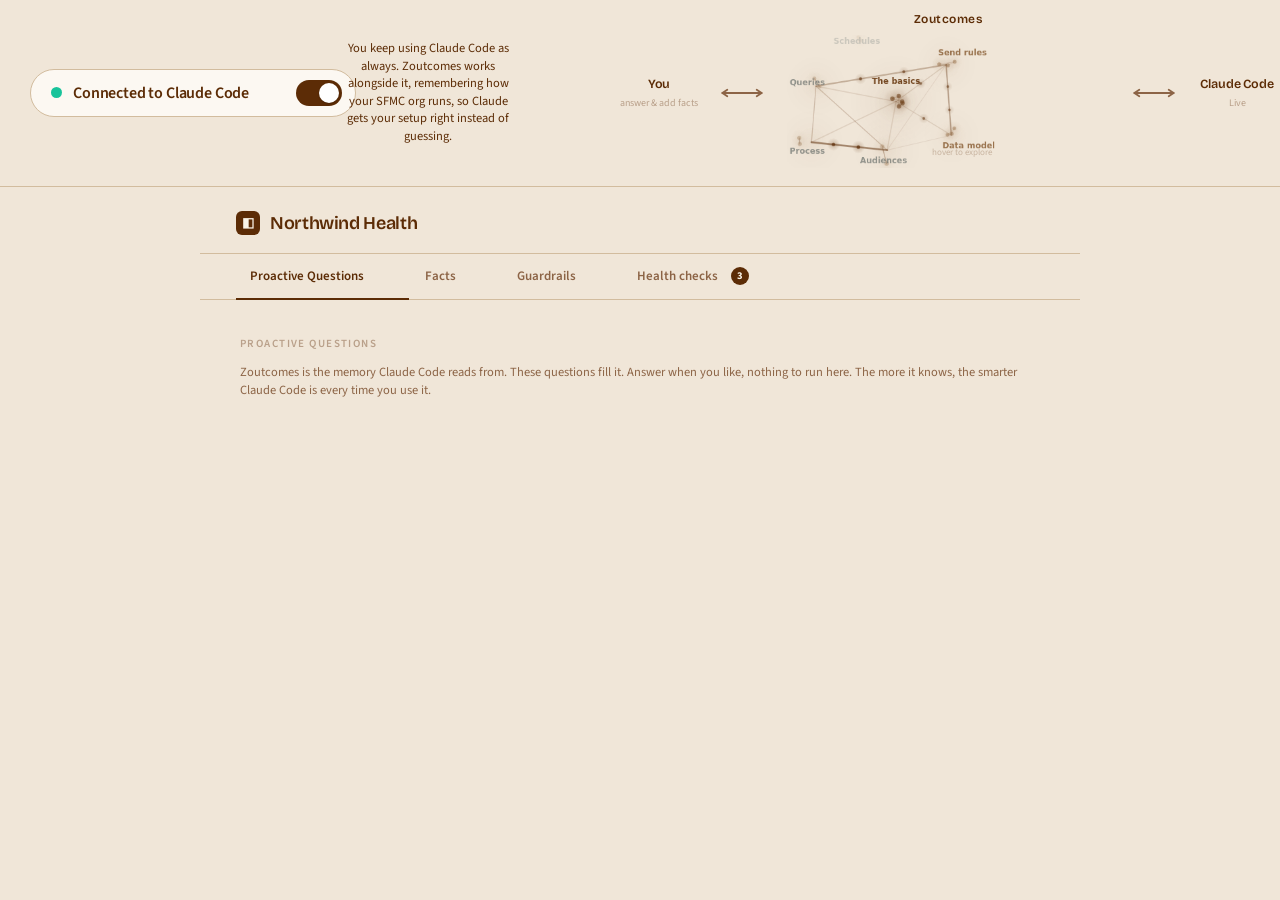
<file: salesforce-activememory/index.html>
<!DOCTYPE html>
<html lang="en">
<head>
<meta charset="UTF-8">
<meta name="viewport" content="width=device-width, initial-scale=1.0">
<title>Active Memory, Mockup</title>
<link rel="preconnect" href="https://fonts.googleapis.com">
<link rel="preconnect" href="https://fonts.gstatic.com" crossorigin>
<link href="https://fonts.googleapis.com/css2?family=Bricolage+Grotesque:opsz,wght@12..96,500;12..96,600;12..96,700&family=Source+Sans+3:wght@400;500;600&display=swap" rel="stylesheet">
<style>
  * { box-sizing: border-box; margin: 0; padding: 0; }
  :root {
    /* palette15 — café-quirky warm brown identity. Values mirror Roxbury's
       :root tokens exactly. Brown is the PRIMARY identity color (buttons,
       logo, badges, card headers, active states, sent bubbles). Teal/green
       is a SPARING accent -- not banned, just deliberate. Roxbury uses it
       now and then for: links, focus rings, small live/status dots, outline
       secondary buttons, tiny contextual recommendation labels, and the
       green fade-in highlight when a NEW fact/question appears (keep that
       one). Never green as a fill on primary chrome. Page = sandy --bg,
       cards = cream --surface. */
    --green: #00a88e;        /* --link/--secondary (teal ACCENT, used sparingly) */
    --green-deep: #5c2c06;   /* --primary/--ink/--heading (chocolate brown — MAIN) */
    --primary-hover: #3e1c00;/* --primary-hover (darker brown) */
    --on-primary: #faf4e8;   /* cream text on brown fills */
    --green-tint: #d7eee4;   /* --sand-light (soft teal tint surface) */
    --green-line: #cfe6dc;   /* soft teal line */
    --ink: #5c2c06;          /* --ink (chocolate brown text) */
    --muted: #8c6446;        /* --ink-muted */
    --faint: #b9a08a;        /* --ink-soft */
    --success: #4c8077;      /* --success (muted green status) */
    --line: #d2bc9e;         /* --sand (border color) */
    --line-soft: #e7dccc;    /* lighter sand for inner hairlines */
    --bg: #f0e6d8;           /* --bg (warm cream page) */
    --surface: #fcf8f2;      /* --surface (warm off-white card, NOT pure #fff) */
  }
  html, body { height: 100%; }
  h1, h2, h3, .p-head h1, .map-name, .map-title, .map-subtitle, .flow-label {
    font-family: 'Bricolage Grotesque', 'Source Sans 3', sans-serif; letter-spacing: -0.01em;
  }
  body {
    font-family: 'Source Sans 3', -apple-system, BlinkMacSystemFont, 'Segoe UI', system-ui, sans-serif;
    color: var(--ink);
    background: var(--bg);
    display: flex;
    flex-direction: column;
    height: 100vh;
    overflow: hidden;
    -webkit-font-smoothing: antialiased;
  }
  .col { display: flex; flex-direction: column; height: 100%; }
  .topbar { flex: 0 0 auto; display: flex; align-items: center; justify-content: flex-start; gap: 18px; padding: 12px 30px; background: var(--bg); border-bottom: 1px solid var(--line); }
  .tb-left { display: flex; flex-direction: column; align-items: flex-start; gap: 8px; }
  /* You <-> map <-> Claude Code paradigm across the header */
  .conn-col { flex: 0 0 auto; display: flex; flex-direction: column; align-items: flex-start; gap: 9px; }
  .conn-cap { display: none; max-width: 240px; font-size: 12px; line-height: 1.4; color: var(--muted); padding-left: 4px; }
  .flow { flex: 1 1 auto; display: flex; align-items: center; justify-content: center; gap: 6px; min-width: 0; }
  .flow-cap { flex: 0 0 auto; width: 178px; margin-right: 88px; text-align: center; font-size: 12.5px; line-height: 1.4; color: var(--ink); }
  .flow-end { display: flex; flex-direction: column; align-items: center; gap: 6px; flex: 0 0 auto; width: 96px; background: none; border: none; padding: 0; font: inherit; text-align: center; }
  button.flow-end { cursor: pointer; }
  .flow-node { width: 48px; height: 48px; border-radius: 50%; display: grid; place-items: center; position: relative; background: var(--surface); border: 1px solid var(--line); color: var(--green-deep); }
  .flow-node svg { width: 25px; height: 25px; }
  .flow-node.cc { background: var(--green-deep); border-color: var(--green-deep); }
  .flow-label { font-size: 12.5px; font-weight: 600; color: var(--ink); letter-spacing: -0.01em; }
  .flow-sub { font-size: 10px; color: var(--faint); line-height: 1.2; }
  .flow-arrow { width: 58px; height: 18px; color: var(--muted); flex: 0 0 auto; }
  .flow-node .cc-dot { position: absolute; top: -1px; right: -1px; width: 11px; height: 11px; border-radius: 50%; background: #18c39a; box-shadow: 0 0 0 2px #fff; animation: pulse 2s infinite; }
  .flow-node.cc.off { background: #9aa39d; border-color: #9aa39d; }
  .flow-node.cc.off .cc-dot { background: #c2c7c4; animation: none; }
  .topbar-row { display: flex; align-items: center; gap: 12px; }
  .session-chip { font-size: 12.5px; color: var(--muted); }
  .session-chip b { color: var(--ink); font-weight: 600; font-family: ui-monospace, SFMono-Regular, Menlo, monospace; font-size: 12px; }
  .topbar-note { font-size: 11.5px; color: var(--faint); text-align: left; max-width: 420px; }
  .shell { flex: 1 1 auto; display: flex; flex-direction: column; min-height: 0; background: var(--bg); }
  /* ===== knowledge map widget (lives in the header, top-right) ===== */
  .map-dock { flex: 0 0 auto; display: flex; flex-direction: column; align-items: center; gap: 3px; padding: 0; background: transparent; }
  .map-name { font-size: 12px; font-weight: 600; letter-spacing: 0.04em; color: var(--green-deep); }
  #factlist, #guardlist { max-height: 252px; overflow-y: auto; padding-right: 4px; }
  .map-card { position: relative; display: flex; align-items: center; gap: 16px; width: 100%; max-width: 392px; padding: 6px 10px; background: transparent; transition: box-shadow .4s ease; border-radius: 14px; }
  .map-text { flex: 0 0 130px; }
  .map-viz { flex: 0 0 218px; min-width: 0; position: relative; }
  .map-card.warm3 { box-shadow: 0 0 30px rgba(92,44,6,.10); }
  .map-title { font-size:13px; font-weight:600; color:var(--green-deep); letter-spacing:-0.01em; line-height:1.3; }
  .map-subtitle { font-size:11px; color:var(--faint); line-height:1.35; margin-top:3px; }
  .map-hint { position:absolute; bottom:9px; right:13px; font-size:9px; color:var(--faint); opacity:.7; pointer-events:none; transition:opacity .3s; }
  .map-card:hover .map-hint { opacity:0; }
  .map-card canvas { display:block; width:100%; height:auto; cursor:grab; }
  .map-toast { position:absolute; left:13px; right:13px; bottom:10px; background:rgba(22,81,63,0.95); color:#eafff6; font-size:10.5px; font-weight:500; padding:7px 10px; border-radius:8px; opacity:0; transform:translateY(6px); transition:opacity .3s, transform .3s; pointer-events:none; text-align:center; line-height:1.35; }
  .map-toast.show { opacity:1; transform:translateY(0); }

  /* ============ LEFT: structured profile form ============ */
  .profile {
    flex: 0 0 auto;
    width: 40%;
    min-width: 330px;
    background: var(--bg);
  }

  /* draggable divider */
  .divider {
    flex: 0 0 6px; width: 6px; cursor: col-resize; position: relative; z-index: 5;
    background: transparent;
  }
  .divider::after {
    content: ""; position: absolute; top: 0; bottom: 0; left: 2px; width: 1px;
    background: transparent; transition: background .12s, width .12s, left .12s;
  }
  .divider:hover::after, .divider.drag::after { background: var(--green); width: 2px; left: 2px; }
  body.resizing { cursor: col-resize; user-select: none; }
  .p-head {
    flex: 0 0 auto;
    width: 100%; max-width: 880px; align-self: center;
    padding: 24px 36px 18px;
    border-bottom: 1px solid var(--line);
    display: flex; align-items: center; justify-content: space-between;
  }
  .p-head h1 {
    font-size: 18px; font-weight: 600; letter-spacing: -0.02em;
    display: flex; align-items: center; gap: 10px;
  }
  .p-head h1 .mark {
    width: 24px; height: 24px; border-radius: 6px; background: var(--green-deep);
    display: grid; place-items: center; color: var(--on-primary); font-size: 13px;
  }
  .saved-state { font-size: 12px; color: var(--faint); display: flex; align-items: center; gap: 6px; }
  .saved-state .tick { color: var(--green-deep); font-weight: 700; }

  /* tabs */
  .tabs { flex: 0 0 auto; width: 100%; max-width: 880px; align-self: center; display: flex; gap: 2px; padding: 0 36px; background: var(--bg); border-bottom: 1px solid var(--line); }
  .tab {
    font: inherit; font-size: 13px; font-weight: 600; color: var(--muted);
    background: none; border: none; cursor: pointer; padding: 13px 14px;
    border-bottom: 2px solid transparent; margin-bottom: -1px;
    display: inline-flex; align-items: center; gap: 6px;
  }
  .tab:hover { color: var(--ink); }
  .tab.active { color: var(--green-deep); border-bottom-color: var(--green-deep); }
  .tab .tdot { width: 7px; height: 7px; border-radius: 50%; }
  .tab .tdot.ok { background: #18c39a; }
  .tab .tdot.wait { background: #cf9b34; }
  .panel { display: none; max-width: 800px; margin: 0 auto; }
  .panel.active { display: block; }
  .badge { display: inline-grid; place-items: center; min-width: 18px; height: 18px; margin-left: 7px; padding: 0 5px; border-radius: 9px; background: var(--green-deep); color: var(--on-primary); font-size: 10.5px; font-weight: 700; vertical-align: middle; }
  .badge:empty { visibility: hidden; }
  .qfeed { margin-top: 4px; }
  .feed-empty { font-size: 12.5px; color: var(--faint); padding: 6px 0 2px; }
  /* paced-drip "more queued" hint under the question feed */
  .qhint { display: none; font-size: 12.5px; color: var(--faint); font-style: italic; margin: 8px 2px 2px; }
  .qhint.show { display: block; }
  /* click-to-edit a saved fact */
  .fact .fact-text { cursor: text; }
  .fact:hover .fact-text { text-decoration: underline dotted var(--green-line); text-underline-offset: 3px; }
  .fact.editing { background: #fffdf6; border-color: #e7d7a8; }
  .fact .fact-edit-input {
    flex: 1 1 auto; min-width: 0; font: inherit; font-size: 13.5px;
    border: 1px solid var(--green-line); border-radius: 7px; padding: 6px 9px; background: #fff; color: var(--ink);
  }
  .fact .fact-edit-input:focus { outline: none; border-color: var(--green); box-shadow: 0 0 0 3px var(--green-tint); }
  .fact .fact-save, .fact .fact-cancel { flex: 0 0 auto; align-self: center; }

  /* ===== Ask David: human-in-the-loop chat ===== */
  .ask-who { display: flex; align-items: center; gap: 10px; margin: -4px 0 16px; }
  .ask-avatar { width: 34px; height: 34px; border-radius: 50%; background: var(--green-tint); color: var(--green); display: grid; place-items: center; flex: 0 0 auto; }
  .ask-avatar svg { width: 19px; height: 19px; }
  .tab-ico { width: 15px; height: 15px; flex: 0 0 auto; }
  .ask-name { font-size: 13.5px; font-weight: 600; color: var(--ink); }
  .ask-status { font-size: 11.5px; color: var(--faint); display: flex; align-items: center; gap: 6px; }
  .ask-status::before { content: ""; width: 7px; height: 7px; border-radius: 50%; background: #18c39a; display: inline-block; }
  .chat { display: flex; flex-direction: column; gap: 9px; padding: 4px 0; max-height: 440px; overflow-y: auto; }
  .msg { display: flex; }
  .msg.them { justify-content: flex-start; }
  .msg.me { justify-content: flex-end; }
  .msg .bubble { max-width: 80%; font-size: 13.5px; line-height: 1.45; padding: 9px 13px; border-radius: 14px; }
  .msg.them .bubble { background: #efe8dc; color: var(--ink); border-bottom-left-radius: 5px; }
  .msg.me .bubble { background: var(--green-deep); color: var(--on-primary); border-bottom-right-radius: 5px; }
  .chat-typing { display: none; }
  .chat-typing.show { display: flex; justify-content: flex-start; }
  .chat-typing .bubble { background: #efe8dc; color: var(--faint); font-size: 12.5px; font-style: italic; padding: 9px 13px; border-radius: 14px; border-bottom-left-radius: 5px; }
  .chat-compose { display: flex; gap: 8px; margin-top: 14px; }
  .chat-compose .input { flex: 1; }
  .chat-compose .btn { flex: 0 0 auto; }

  /* "Other facts" freeform list */
  .facts-note { font-size: 12.5px; color: var(--muted); line-height: 1.5; margin: -4px 0 16px; }
  .fact {
    display: flex; align-items: flex-start; gap: 9px; padding: 11px 13px;
    background: var(--surface); border: 1px solid var(--line); border-radius: 9px; margin-bottom: 8px;
    font-size: 13.5px; color: var(--ink); line-height: 1.45; transition: background-color 1.3s ease;
  }
  .fact .tick { color: var(--green-deep); flex: 0 0 auto; font-weight: 700; }
  .fact .fact-del {
    margin-left: auto; flex: 0 0 auto; align-self: center;
    background: none; border: none; cursor: pointer; font: inherit; font-size: 12px;
    font-weight: 600; color: var(--faint); padding: 0 0 0 10px;
    opacity: 0; transition: opacity .12s, color .12s;
  }
  .fact:hover .fact-del, .fact:focus-within .fact-del { opacity: 1; }
  .fact .fact-del:hover { color: #b23b3b; }
  .fact.fresh { background-color: #c4e6d6; }
  .fact.gone {
    opacity: 0; transform: translateX(14px); max-height: 0;
    padding-top: 0; padding-bottom: 0; margin-bottom: 0; overflow: hidden;
    transition: opacity .2s ease, transform .2s ease, max-height .26s ease,
                padding .26s ease, margin .26s ease;
  }
  .addfact { display: flex; gap: 8px; margin-top: 14px; }
  .addfact .input { flex: 1; }
  .addfact .btn { flex: 0 0 auto; }

  /* facts Claude suggests (read from the owner's systems) -> approve to add */
  .suggestlist { margin-bottom: 4px; }
  .suggest {
    display: flex; align-items: center; gap: 12px; padding: 11px 13px;
    background: #fbfaf4; border: 1px dashed #ddd5be; border-radius: 9px; margin-bottom: 8px;
    transition: opacity 2.4s ease, transform 2.4s ease, background-color 4.2s ease;
  }
  .suggest-main { flex: 1; min-width: 0; }
  .suggest-src { display: block; font-size: 9.5px; font-weight: 700; letter-spacing: 0.05em; text-transform: uppercase; color: var(--faint); margin-bottom: 3px; }
  .suggest-text { font-size: 13.5px; color: var(--ink); line-height: 1.45; }
  .suggest-actions { flex: 0 0 auto; display: flex; align-items: center; gap: 4px; }
  .suggest-add { padding: 6px 15px; font-size: 12.5px; }
  .suggest-dismiss { padding: 6px 9px; font-size: 12.5px; }
  .suggest.gone {
    transition: opacity .22s ease, transform .22s ease, max-height .26s ease, padding .26s ease, margin .26s ease;
    opacity: 0; transform: translateX(14px); max-height: 0;
    padding-top: 0; padding-bottom: 0; margin-bottom: 0; overflow: hidden;
  }
  /* fade in one at a time when the Facts tab opens, exactly like the Build Memory questions */
  .suggest.enter { opacity: 0; transform: translateY(-6px); }
  .suggest.fresh { background-color: #bce3d2; }

  .p-body { flex: 1 1 auto; overflow-y: auto; padding: 14px 36px 40px; }

  .fieldset { padding: 22px 0 6px; }
  .fieldset + .fieldset { border-top: 1px solid var(--line-soft); }
  .legend {
    font-size: 11px; letter-spacing: 0.13em; text-transform: uppercase;
    color: var(--faint); font-weight: 600; margin-bottom: 16px;
  }
  .field { margin-bottom: 16px; }
  .field:last-child { margin-bottom: 4px; }
  .field label { display: block; font-size: 12.5px; color: var(--muted); margin-bottom: 6px; }
  .input, .textarea {
    width: 100%; font: inherit; font-size: 14px; color: var(--ink); line-height: 1.5;
    border: 1px solid var(--line); border-radius: 9px; padding: 10px 12px;
    background: var(--surface); transition: border-color .12s, box-shadow .12s, background .12s;
  }
  .textarea { resize: vertical; min-height: 44px; }
  .input:focus, .textarea:focus { outline: none; border-color: var(--green); box-shadow: 0 0 0 3px var(--green-tint); }
  .field.dirty .input, .field.dirty .textarea { background: #fffdf6; border-color: #e7d7a8; }
  .row2 { display: flex; gap: 14px; }
  .row2 .field { flex: 1; }

  /* sticky save bar */
  .save-bar {
    flex: 0 0 auto; width: 100%; max-width: 672px; align-self: center; border-top: 1px solid var(--line);
    padding: 14px 36px; background: var(--bg);
    display: flex; align-items: center; justify-content: space-between;
  }
  .save-bar .hint { font-size: 12.5px; color: var(--faint); }
  .save-bar .hint.show-dirty { color: #a07c1f; }
  .btn { font: inherit; font-size: 13px; font-weight: 600; padding: 9px 20px; border-radius: 9px; cursor: pointer; border: 1px solid transparent; transition: background .12s, color .12s, opacity .12s; }
  .btn-save { background: var(--green-deep); color: var(--on-primary); }
  .btn-save:hover { background: var(--primary-hover); }
  .btn-save:disabled { opacity: .45; cursor: default; }
  .btn-save.done { background: var(--green-deep); }

  /* ============ RIGHT: question queue ============ */
  .queue { flex: 1 1 0; min-width: 380px; background: var(--bg); }
  .q-head { flex: 0 0 auto; padding: 24px 28px 16px; border-bottom: 1px solid var(--line); }
  .q-head .top, .q-head .note { max-width: 720px; margin-left: auto; margin-right: auto; }
  .q-head .top { display: flex; flex-direction: column; align-items: center; gap: 14px; }
  .q-head h2 { font-size: 15px; font-weight: 600; letter-spacing: -0.01em; }
  /* connect / disconnect toggle */
  .conn-toggle {
    display: inline-flex; align-items: center; gap: 11px; font: inherit; cursor: pointer;
    border: 1px solid var(--line); background: var(--surface);
    border-radius: 999px; padding: 10px 13px 10px 20px; transition: background .15s, border-color .15s;
  }
  .conn-toggle .conn-dot {
    width: 11px; height: 11px; border-radius: 50%; background: #18c39a;
    box-shadow: 0 0 0 0 rgba(43,189,126,0.6); animation: pulse 2s infinite;
  }
  .conn-toggle .conn-label { font-size: 16px; font-weight: 600; color: var(--green-deep); letter-spacing: -0.01em; display: inline-block; width: 212px; text-align: left; white-space: nowrap; }
  .conn-switch { width: 46px; height: 26px; border-radius: 999px; background: var(--green-deep); position: relative; flex: 0 0 auto; transition: background .15s; }
  .conn-knob { position: absolute; top: 3px; left: 23px; width: 20px; height: 20px; border-radius: 50%; background: #fff; box-shadow: 0 1px 2px rgba(0,0,0,.22); transition: left .16s; }
  .conn-toggle.off { background: #f4f5f4; border-color: var(--line); }
  .conn-toggle.off .conn-dot { background: #c2c7c4; animation: none; box-shadow: none; }
  .conn-toggle.off .conn-label { color: var(--muted); }
  .conn-toggle.off .conn-switch { background: #c5cac7; }
  .conn-toggle.off .conn-knob { left: 3px; }
  /* the Claude Code node is the toggle now, so drop the old pill chrome */
  .flow-end.conn-toggle, .flow-end.conn-toggle.off { display: flex; flex-direction: column; align-items: center; gap: 6px; background: none; border: none; border-radius: 0; padding: 0; width: 100px; }
  .flow-end.conn-toggle.off .flow-node.cc { background: #9aa39d; border-color: #9aa39d; }
  .flow-end.conn-toggle.off .flow-sub { color: var(--muted); }
  @keyframes pulse { 0% { box-shadow: 0 0 0 0 rgba(43,189,126,0.5);} 70% { box-shadow: 0 0 0 6px rgba(43,189,126,0);} 100% { box-shadow: 0 0 0 0 rgba(43,189,126,0);} }
  .q-head .note { margin-top: 6px; font-size: 12.5px; color: var(--faint); }

  .q-body { flex: 1; overflow-y: auto; padding: 14px 28px 40px; }

  .q {
    background: var(--surface); border: 1px solid var(--green-line); border-radius: 12px;
    overflow: hidden; box-shadow: 0 1px 2px rgba(20,40,30,0.04);
    max-width: 720px; margin: 0 auto 14px;
    transition: opacity 2.4s ease, transform 2.4s ease, background-color 4.2s ease;
    max-height: 700px; background-color: var(--surface);
  }
  .q.enter { opacity: 0; transform: translateY(-6px); }
  .q.fresh { background-color: #bce3d2; }
  /* answered cards read as a settled state: whole card goes soft green */
  .q.answered, .q.answered .card-body { background-color: var(--green-tint); }
  .q.answered .improve { background-color: var(--surface); }
  .q.gone {
    opacity: 0; transform: translateX(14px); max-height: 0; margin-bottom: 0;
    transition: opacity .2s ease, transform .2s ease, max-height .28s ease, margin .28s ease;
  }

  /* card header bar with round icon + source tag */
  .card-head {
    display: flex; align-items: center; gap: 9px; padding: 11px 14px;
    background: var(--surface); border-bottom: 1px solid var(--line-soft);
    font-size: 13px; font-weight: 600; color: var(--green-deep);
  }
  .card-head .cico { width: 6px; height: 6px; border-radius: 50%; background: var(--faint); flex: 0 0 auto; }
  .card-head .cico.check {
    width: 19px; height: 19px; background: var(--green); color: #fff;
    display: grid; place-items: center; font-size: 11px;
  }
  .card-head .src { margin-left: auto; font-size: 11px; font-weight: 500; color: #7d9a8e; }
  .card-head .edit {
    margin-left: auto; font: inherit; font-size: 12px; font-weight: 600;
    color: var(--green); background: none; border: none; cursor: pointer; padding: 0;
  }
  .card-head .edit:hover { color: var(--green-deep); }
  .card-head .del {
    margin-left: auto; font: inherit; font-size: 12px; font-weight: 600;
    color: var(--faint); background: none; border: none; cursor: pointer; padding: 0;
    opacity: 0; transition: opacity .12s, color .12s;
  }
  .q:hover .card-head .del, .q:focus-within .card-head .del { opacity: 1; }
  .card-head .del:hover { color: #b23b3b; }
  .card-body { padding: 13px 14px; }

  .q .given { font-size: 13.5px; color: var(--ink); line-height: 1.45; background: var(--line-soft); border-radius: 9px; padding: 9px 12px; margin-top: 12px; }

  /* "what this changes for you" on saved cards: Before / Now / So */
  .improve { margin-top: 12px; padding: 10px 13px; background: var(--green-tint); border: 1px solid var(--green-line); border-radius: 9px; }
  .improve-label { font-size: 10px; letter-spacing: 0.09em; text-transform: uppercase; color: var(--green); font-weight: 600; margin-bottom: 7px; }
  .improve-rows { display: flex; flex-direction: column; gap: 5px; }
  .improve-row { font-size: 12.5px; line-height: 1.45; color: #5c4636; display: grid; grid-template-columns: 42px 1fr; gap: 9px; align-items: baseline; }
  .improve-row .lbl { font-size: 10px; letter-spacing: 0.06em; text-transform: uppercase; font-weight: 700; color: #8aa89b; padding-top: 1px; }
  .improve-row.now { margin-top: 2px; padding-top: 6px; border-top: 1px solid var(--green-line); }
  .improve-row.now .lbl { color: var(--green); }
  .improve-row.now .txt { color: #1c3b32; }
  /* plain-English gloss: reads as a continuation of the "Before" line above it */
  .improve-row .cost { display: block; margin-top: 4px; color: #5c4636; }

  /* open-card hook: the present-tense cost of leaving this unanswered. Hugs its text. */
  .hookbox { margin: 12px 0; padding: 0; }
  .hookbox .hl { display: inline; font-size: 10px; letter-spacing: 0.08em; text-transform: uppercase; color: #b8862f; font-weight: 700; margin-right: 8px; }
  .hookbox .ht { display: inline; font-size: 12px; line-height: 1.5; color: var(--muted); }
  .hookbox .ht-cost { display: block; margin-top: 5px; font-size: 12px; line-height: 1.5; color: var(--muted); }

  /* "tell Claude Code" snippet: the app proposes a line, you run it in Claude Code */
  .cc-block { margin: 12px 0 2px; padding: 10px 12px; background: #f4ede1; border: 1px solid var(--line); border-radius: 9px; }
  .cc-label { font-size: 10px; letter-spacing: .08em; text-transform: uppercase; color: var(--muted); font-weight: 700; margin-bottom: 7px; }
  .cc-row { display: flex; align-items: center; gap: 10px; }
  .cc-code { flex: 1; font-family: ui-monospace, SFMono-Regular, Menlo, monospace; font-size: 12px; color: #5c4636; line-height: 1.4; }
  .cc-copy { flex: 0 0 auto; font: inherit; font-size: 12px; font-weight: 600; color: var(--green); background: var(--surface); border: 1px solid var(--green-line); border-radius: 7px; padding: 5px 11px; cursor: pointer; transition: background .12s, color .12s; }
  .cc-copy:hover { background: var(--green-tint); }
  .cc-copy.copied { color: #fff; background: var(--green); border-color: var(--green); }

  /* left form: connection rows + status pills */
  .conn { display: flex; align-items: center; gap: 10px; flex-wrap: wrap; }
  .conn-sub { font-size: 12.5px; color: var(--muted); }
  .stat-pill { font-size: 11px; font-weight: 600; padding: 2px 9px; border-radius: 20px; }
  .stat-pill.ok { color: var(--green); background: var(--green-tint); border: 1px solid var(--green-line); }
  .stat-pill.wait { color: #a07c1f; background: #fbf3df; border: 1px solid #ecdcb4; }

  /* typing cue while "Claude works" */
  .typing { display: flex; align-items: center; gap: 8px; padding: 16px 0 4px; font-size: 12.5px; color: var(--faint); opacity: 0; transition: opacity .25s; }
  .typing.show { opacity: 1; }
  .typing .pips { display: inline-flex; gap: 3px; }
  .typing .pips i { width: 5px; height: 5px; border-radius: 50%; background: var(--green); opacity: .35; animation: pip 1.1s infinite; }
  .typing .pips i:nth-child(2) { animation-delay: .18s; }
  .typing .pips i:nth-child(3) { animation-delay: .36s; }
  @keyframes pip { 0%,100% { opacity: .25; } 50% { opacity: 1; } }
  .q .meta { font-size: 11px; letter-spacing: 0.04em; color: var(--faint); display: flex; align-items: center; gap: 7px; margin-bottom: 9px; }
  .q .meta .dot { width: 6px; height: 6px; border-radius: 50%; background: var(--green); flex: 0 0 auto; }
  .q .context {
    font-size: 12px; color: var(--muted); line-height: 1.45; font-style: italic;
    border-left: 2px solid var(--line); padding-left: 10px; margin: 0 0 11px;
  }
  .q .ask { font-size: 14.5px; line-height: 1.5; color: var(--ink); margin-bottom: 14px; }
  .q .ask b { font-weight: 600; }
  .answer { width: 100%; font: inherit; font-size: 13.5px; color: var(--ink); line-height: 1.45; border: 1px solid var(--line); border-radius: 9px; padding: 10px 12px; resize: none; background: var(--surface); margin-bottom: 12px; }
  .answer::placeholder { color: var(--faint); }
  .answer:focus { outline: none; border-color: var(--green); box-shadow: 0 0 0 3px var(--green-tint); }
  .answer.saved { background: transparent; border-color: transparent; cursor: text; margin-bottom: 0; }
  .answer.saved:hover { border-color: var(--line); }
  .answer.saved:focus { background: var(--surface); border-color: var(--green); }
  .saved-actions { display: flex; align-items: center; gap: 10px; margin-top: 11px; }
  .saved-actions[hidden] { display: none; }
  .saved-flag { font-size: 12px; font-weight: 600; color: var(--green); display: none; }
  .saved-actions.done .btn-save, .saved-actions.done .btn-skip { display: none; }
  .saved-actions.done .saved-flag { display: inline; }

  /* edit actions live in the fixed-height header, so revealing them never changes
     the card height. styled as inline text buttons to sit on the header line. */
  .card-head .saved-actions { margin-top: 0; margin-left: auto; gap: 14px; }
  .card-head .saved-actions .btn-save {
    background: none; color: var(--green); border: none; border-radius: 0;
    padding: 0; font-size: 12px; font-weight: 600;
  }
  .card-head .saved-actions .btn-save:hover { background: none; color: var(--green-deep); }
  .card-head .saved-actions .btn-skip { padding: 0; font-size: 12px; }
  .card-head .saved-actions .saved-flag { font-size: 12px; }
  /* while editing, the Save/Cancel pair replaces Delete on the right */
  .card-head .saved-actions:not([hidden]) + .del { display: none; }

  .actions { display: flex; align-items: center; gap: 10px; }
  .btn-skip { background: transparent; color: var(--muted); border: none; padding: 9px 8px; font: inherit; font-size: 13px; font-weight: 600; cursor: pointer; }
  .btn-skip:hover { color: var(--ink); }
  .yesno { display: flex; gap: 8px; }
  .chip { font: inherit; font-size: 13px; font-weight: 600; padding: 8px 18px; border-radius: 9px; cursor: pointer; border: 1px solid var(--line); background: var(--surface); color: var(--ink); transition: background .12s, border-color .12s, color .12s; }
  .chip:hover { border-color: var(--green); background: var(--green-tint); color: var(--green-deep); }
  .empty { font-size: 12.5px; color: var(--faint); padding: 18px 0 0; text-align: center; }
  .paused-note { display: none; align-items: center; justify-content: center; gap: 8px; max-width: 720px; margin: 6px auto 0; padding: 12px; font-size: 12.5px; color: var(--muted); text-align: center; }
  .paused-note .pdot { width: 7px; height: 7px; border-radius: 50%; background: #c2c7c4; flex: 0 0 auto; }
  .paused-note.show { display: flex; }

  ::-webkit-scrollbar { width: 8px; }
  ::-webkit-scrollbar-thumb { background: rgba(120,130,125,0.28); border-radius: 6px; }

  /* medium screens: tighten the flow so it doesn't crowd the connection pill */
  /* narrow desktop: move the caption from between toggle and You to under the pill */
  @media (max-width: 1180px) {
    .flow-cap { display: none; }
    .conn-cap { display: block; }
  }
  @media (max-width: 1080px) {
    .flow-arrow { width: 42px; }
    .flow { gap: 3px; }
    .map-viz { flex: 0 0 188px; }
  }
  /* tablet: the flow gets cramped, so hide it and keep the pill + caption */
  @media (max-width: 900px) {
    .flow { display: none; }
  }

  /* ============ MOBILE: stack the two columns, let the page scroll ============ */
  @media (max-width: 760px) {
    html, body { height: auto; }
    body { flex-direction: column; height: auto; min-height: 100vh; overflow-y: auto; }

    /* mobile: hide the whole You/map/Claude Code flow, keep the switch + caption */
    .topbar { flex-direction: column; align-items: center; gap: 12px; padding: 14px 18px; }
    .flow { display: none; }
    .conn-col { align-items: center; }
    .conn-cap { text-align: center; padding-left: 0; max-width: 280px; }

    /* the single panel grows with its content instead of scrolling on its own */
    .shell { flex: 0 0 auto; }
    .p-body { flex: 0 0 auto; overflow: visible; }

    /* tighter side padding on small screens */
    .p-head, .p-body { padding-left: 20px; padding-right: 20px; }
    .tabs { padding-left: 16px; padding-right: 16px; }
  }
</style>
</head>
<body>

    <header class="topbar">

    <!-- connection on/off switch, left side (caption tucks under it on smaller screens) -->
    <div class="conn-col">
      <button class="conn-toggle" id="connToggle" type="button" aria-pressed="true" title="Connection to Claude Code">
        <span class="conn-dot"></span>
        <span class="conn-label" id="connLabel">Connected to Claude Code</span>
        <span class="conn-switch"><span class="conn-knob"></span></span>
      </button>
      <span class="conn-cap">You keep using Claude Code as always. Zoutcomes works alongside it, remembering how your SFMC org runs, so Claude gets your setup right instead of guessing.</span>
    </div>

    <div class="flow">

      <!-- value caption, between the connection switch and You -->
      <span class="flow-cap">You keep using Claude Code as always. Zoutcomes works alongside it, remembering how your SFMC org runs, so Claude gets your setup right instead of guessing.</span>

      <!-- YOU: you teach the brain (answer questions, add facts, chat) -->
      <div class="flow-end">
        <span class="flow-label">You</span>
        <span class="flow-sub">answer &amp; add facts</span>
      </div>

      <svg class="flow-arrow" viewBox="0 0 64 22" fill="none" stroke="currentColor" stroke-width="2.2" stroke-linecap="round">
        <line x1="8" y1="11" x2="56" y2="11"/>
        <path d="M8 11 l6 -4 M8 11 l6 4"/>
        <path d="M56 11 l-6 -4 M56 11 l-6 4"/>
      </svg>

      <!-- THE MAP: just the brain canvas now -->
      <div class="map-dock">
        <span class="map-name">Zoutcomes</span>
        <div class="map-card" id="mmCard">
          <div class="map-viz">
            <canvas id="mmCanvas"></canvas>
            <span class="map-hint">hover to explore</span>
          </div>
          <div class="map-toast" id="mmToast"></div>
        </div>
      </div>

      <svg class="flow-arrow" viewBox="0 0 64 22" fill="none" stroke="currentColor" stroke-width="2.2" stroke-linecap="round">
        <line x1="8" y1="11" x2="56" y2="11"/>
        <path d="M8 11 l6 -4 M8 11 l6 4"/>
        <path d="M56 11 l-6 -4 M56 11 l-6 4"/>
      </svg>

      <!-- CLAUDE CODE: reads the brain to do the work (status reflects the switch) -->
      <div class="flow-end">
        <span class="flow-label">Claude Code</span>
        <span class="flow-sub" id="ccStatus">Live</span>
      </div>

    </div>
  </header>

  <!-- ===================== ONE PANEL, THREE TABS ===================== -->
  <div class="shell">
    <div class="p-head">
      <h1><span class="mark">◧</span> Northwind Health</h1>
    </div>

    <div class="tabs" id="tabs">
      <button class="tab active" data-tab="questions">Proactive Questions<span class="badge" id="badge-questions"></span></button>
      <button class="tab" data-tab="facts">Facts<span class="badge" id="badge-facts"></span></button>
      <button class="tab" data-tab="guardrails">Guardrails<span class="badge" id="badge-guard"></span></button>
      <button class="tab" data-tab="site">Health checks<span class="badge" id="badge-site"></span></button>
    </div>

    <div class="p-body" id="formBody">

      <!-- ====== TAB: FACTS (what you've told Claude) ====== -->
      <div class="panel" data-panel="facts">

        <div class="fieldset">
          <div class="legend">Add facts</div>
          <p class="facts-note">Goals, strategy, and business logic about your org, so Claude works better for you.</p>
          <div class="addfact">
            <input class="input" id="factInput" placeholder="">
            <button class="btn btn-save" id="factAdd" type="button">Add</button>
          </div>
        </div>

        <div class="fieldset">
          <div class="legend">Suggested by Claude</div>
          <p class="facts-note">Claude read your SFMC org and spotted these. Nothing is saved until you say so. Add the ones that are right.</p>
          <div class="suggestlist" id="suggestList"></div>
        </div>

        <div class="fieldset">
          <div class="factlist" id="factlist">
            <div class="fact"><span class="tick">✓</span> Priya owns our SFMC builds. She drafts the queries and journeys, I review and activate anything that touches a real send.<button class="fact-del" type="button">Delete</button></div>
            <div class="fact"><span class="tick">✓</span> ENT.All_Contacts_Subscribed is the source of truth for who we can email. Opt-in only.<button class="fact-del" type="button">Delete</button></div>
            <div class="fact"><span class="tick">✓</span> Synced _Salesforce DEs physically live in the Parent BU (schema C500000000), not the Marketing BU.<button class="fact-del" type="button">Delete</button></div>
            <div class="fact"><span class="tick">✓</span> Anything with a scheduled send the next morning is urgent. The refresh has to land before the send or it goes out stale.<button class="fact-del" type="button">Delete</button></div>
            <div class="fact"><span class="tick">✓</span> Our DEs and automations follow a naming convention: purpose first, then test_ for sandbox builds or nothing for prod.<button class="fact-del" type="button">Delete</button></div>
          </div>
        </div>

      </div>

      <!-- ====== TAB: GUARDRAILS (never/always rules Claude obeys) ====== -->
      <div class="panel" data-panel="guardrails">

        <div class="fieldset">
          <div class="legend">Suggested by Claude</div>
          <p class="facts-note">Zoutcomes spotted risky moves in your org and suggests a rule for each. Nothing is enforced until you say so. Keep the ones that are right.</p>
          <div class="suggestlist" id="suggestListG"></div>
        </div>

        <div class="fieldset">
          <div class="legend">Add a guardrail</div>
          <p class="facts-note">The things Claude must never do, and the ones it must always do. Save them once and Claude Code follows them on every task, so a wrong move can't reach your live org.</p>
          <div class="factlist" id="guardlist">
            <div class="fact"><span class="tick">✓</span> Never activate a journey whose name starts with TEST_. Those are throwaway builds, never meant to send.<button class="fact-del" type="button">Delete</button></div>
            <div class="fact"><span class="tick">✓</span> Never PATCH a template-based (207) email. It clears the content and bricks the asset for good. Always PUT the full asset.<button class="fact-del" type="button">Delete</button></div>
            <div class="fact"><span class="tick">✓</span> Never send to real patients from a sandbox build. Test on mailinator leads with sends off first.<button class="fact-del" type="button">Delete</button></div>
            <div class="fact"><span class="tick">✓</span> Always use the Parent BU credentials for direct API reads of synced _Salesforce DEs. Marketing BU errors "Invalid object name."<button class="fact-del" type="button">Delete</button></div>
            <div class="fact"><span class="tick">✓</span> Activation is mine. Claude can build and draft, but never flips anything live. I do that.<button class="fact-del" type="button">Delete</button></div>
          </div>
          <div class="addfact">
            <input class="input" id="guardInput" placeholder="">
            <button class="btn btn-save" id="guardAdd" type="button">Add</button>
          </div>
        </div>

      </div>

      <!-- ====== TAB: ACTIVE QUESTIONS (proactive questions Claude asks as it works) ====== -->
      <div class="panel active" data-panel="questions">

        <div class="fieldset">
          <div class="legend">Proactive Questions</div>
          <p class="facts-note">Zoutcomes is the memory Claude Code reads from. These questions fill it. Answer when you like, nothing to run here. The more it knows, the smarter Claude Code is every time you use it.</p>
          <div class="qfeed" id="factsQ"></div>
          <div class="qhint" id="qHint"></div>
        </div>

      </div>

      <!-- ====== TAB: HEALTH CHECKS (proactive "I noticed..." catches) ====== -->
      <div class="panel" data-panel="site">

        <div class="fieldset">
          <div class="legend">Health checks</div>
          <p class="facts-note">Zoutcomes watches your SFMC org for trouble worth catching. A risky change about to brick an asset, stale send data, a bad join key, an automation paused but still scheduled. It flags each one, then hands you a prompt to copy straight into Claude Code.</p>
          <div class="qfeed" id="siteQ"></div>
        </div>

      </div>

    </div>
  </div>

<script>
  // ---- Left tabs ----
  document.getElementById('tabs').addEventListener('click', function (e) {
    var tab = e.target.closest('.tab');
    if (!tab) return;
    var name = tab.getAttribute('data-tab');
    document.querySelectorAll('.tab').forEach(function (t) { t.classList.toggle('active', t === tab); });
    document.querySelectorAll('.panel').forEach(function (p) {
      p.classList.toggle('active', p.getAttribute('data-panel') === name);
    });
  });

  // ---- Suggested facts drop in on their own, lighting up the Facts tab badge ----
  var SUGGESTIONS = [
    { src: 'From SFMC', text: 'You have 15 synced data extensions, all with a _Salesforce suffix (Contact_Salesforce, CampaignMember_Salesforce, and so on).' },
    { src: 'From SFMC', text: 'ENT.All_Contacts_Subscribed is your sendable DE of opted-in subscribers, keyed on Subscriber Key.' },
    { src: 'From SFMC', text: 'Most of your automations are scheduled to run in the early morning, Central time.' }
  ];
  function setFactsBadge() {
    var b = document.getElementById('badge-facts');
    var box = document.getElementById('suggestList');
    if (!b || !box) return;
    var n = box.querySelectorAll('.suggest:not(.gone)').length;
    b.textContent = n ? String(n) : '';
  }
  (function dripSuggestions() {
    var box = document.getElementById('suggestList');
    if (!box) return;
    SUGGESTIONS.forEach(function (s, i) {
      setTimeout(function () {
        var card = document.createElement('div');
        card.className = 'suggest enter';
        card.innerHTML =
          '<div class="suggest-main">' +
            '<span class="suggest-src">' + s.src + '</span>' +
            '<span class="suggest-text">' + s.text + '</span>' +
          '</div>' +
          '<div class="suggest-actions">' +
            '<button class="btn btn-save suggest-add" type="button">Add</button>' +
            '<button class="btn-skip suggest-dismiss" type="button">Dismiss</button>' +
          '</div>';
        box.insertBefore(card, box.firstChild); // newest drops in at the top
        void card.offsetHeight; // reflow, then animate in
        card.classList.remove('enter');
        card.classList.add('fresh');
        setFactsBadge(); // light up the Facts tab notification
        setTimeout(function () { card.classList.remove('fresh'); }, 3600); // green glow holds, then fades out slowly
      }, 2000 + i * 25000); // same cadence as the Build Memory feed (INTERVAL_MS)
    });
  })();

  // ---- Other facts: add one fact at a time ----
  (function () {
    var add = document.getElementById('factAdd');
    var input = document.getElementById('factInput');
    var list = document.getElementById('factlist');
    function esc(s) { return s.replace(/</g, '&lt;'); }
    function rowHtml(text) {
      return '<span class="tick">✓</span> <span class="fact-text" title="Click to edit">' + esc(text) + '</span>' +
        '<button class="fact-del" type="button">Delete</button>';
    }
    function addFactRow(text, fresh) {
      var row = document.createElement('div');
      row.className = 'fact' + (fresh === false ? '' : ' fresh');
      row.innerHTML = rowHtml(text);
      list.appendChild(row);
      if (fresh !== false) setTimeout(function () { row.classList.remove('fresh'); }, 1400);
      if (window.mmAdvance) window.mmAdvance();
      return row;
    }
    // Expose so an answered Proactive Question can distill into a saved fact here.
    window.mmAddFact = function (text) { return addFactRow(text, true); };
    // Wrap the text of the pre-seeded fact rows so they're click-to-editable too.
    Array.prototype.forEach.call(list.querySelectorAll('.fact'), function (row) {
      if (row.querySelector('.fact-text')) return;
      var del = row.querySelector('.fact-del');
      var text = row.textContent.replace('✓', '').replace('Delete', '').trim();
      row.innerHTML = rowHtml(text);
    });
    function addFact() {
      var v = input.value.trim();
      if (!v) return;
      addFactRow(v);
      input.value = '';
      input.focus();
    }
    add.addEventListener('click', addFact);
    input.addEventListener('keydown', function (e) { if (e.key === 'Enter') addFact(); });

    // ---- click-to-edit a saved fact ----
    function enterEdit(row) {
      if (row.classList.contains('editing')) return;
      var cur = row.querySelector('.fact-text');
      var text = cur ? cur.textContent : '';
      row.classList.add('editing');
      row.innerHTML = '<span class="tick">✓</span>' +
        '<input class="fact-edit-input" type="text">' +
        '<button class="btn btn-save fact-save" type="button">Save</button>' +
        '<button class="btn-skip fact-cancel" type="button">Cancel</button>';
      var inp = row.querySelector('.fact-edit-input');
      inp.value = text; inp.focus(); inp.setSelectionRange(text.length, text.length);
    }
    function commitEdit(row) {
      var inp = row.querySelector('.fact-edit-input');
      var v = inp && inp.value.trim();
      row.classList.remove('editing');
      row.innerHTML = rowHtml(v || (row._prev || ''));
    }
    list.addEventListener('click', function (e) {
      var row = e.target.closest('.fact');
      if (!row) return;
      if (e.target.closest('.fact-del')) {
        row.classList.add('gone');
        setTimeout(function () { row.remove(); }, 280);
        return;
      }
      if (e.target.closest('.fact-cancel')) { row.classList.remove('editing'); row.innerHTML = rowHtml(row._prev || ''); return; }
      if (e.target.closest('.fact-save')) { commitEdit(row); return; }
      if (e.target.closest('.fact-text')) {
        var cur = row.querySelector('.fact-text');
        row._prev = cur ? cur.textContent : '';
        enterEdit(row);
      }
    });
    list.addEventListener('keydown', function (e) {
      var row = e.target.closest('.fact.editing');
      if (!row) return;
      if (e.key === 'Enter') { e.preventDefault(); commitEdit(row); }
      else if (e.key === 'Escape') { row.classList.remove('editing'); row.innerHTML = rowHtml(row._prev || ''); }
    });

    // suggested facts: approve one to move it into your facts, or dismiss it
    var suggestList = document.getElementById('suggestList');
    if (suggestList) {
      suggestList.addEventListener('click', function (e) {
        var card = e.target.closest('.suggest');
        if (!card) return;
        if (e.target.closest('.suggest-add')) {
          var t = card.querySelector('.suggest-text');
          if (t) addFactRow(t.textContent.trim());
        } else if (!e.target.closest('.suggest-dismiss')) {
          return;
        }
        card.classList.add('gone');
        setFactsBadge(); // clear the notification count as suggestions are handled
        setTimeout(function () { card.remove(); }, 280);
      });
    }
  })();

  // ---- Guardrails: suggested guardrails (confirm/skip) + add your own ----
  var GUARD_SUGGESTIONS = [
    { src: 'Claude noticed', text: 'Always PUT the full asset when updating a 207 (template) email. Never PATCH it, that wipes the content and bricks it.' },
    { src: 'Claude noticed', text: 'Never activate a journey whose name starts with TEST_.' },
    { src: 'Claude noticed', text: 'Never use Lead.Email as a join key. It is empty for almost all real Leads.' }
  ];
  function setGuardBadge() {
    var b = document.getElementById('badge-guard');
    var box = document.getElementById('suggestListG');
    if (!b || !box) return;
    var n = box.querySelectorAll('.suggest:not(.gone)').length;
    b.textContent = n ? String(n) : '';
  }
  (function dripGuardrails() {
    var box = document.getElementById('suggestListG');
    if (!box) return;
    GUARD_SUGGESTIONS.forEach(function (s, i) {
      setTimeout(function () {
        var card = document.createElement('div');
        card.className = 'suggest enter';
        card.innerHTML =
          '<div class="suggest-main">' +
            '<span class="suggest-src">' + s.src + '</span>' +
            '<span class="suggest-text">' + s.text + '</span>' +
          '</div>' +
          '<div class="suggest-actions">' +
            '<button class="btn btn-save suggest-add" type="button">Add</button>' +
            '<button class="btn-skip suggest-dismiss" type="button">Dismiss</button>' +
          '</div>';
        box.insertBefore(card, box.firstChild);
        void card.offsetHeight;
        card.classList.remove('enter');
        card.classList.add('fresh');
        setGuardBadge();
        setTimeout(function () { card.classList.remove('fresh'); }, 3600);
      }, 3000 + i * 25000);
    });
  })();

  // ---- Guardrails: add one at a time + accept/dismiss suggestions ----
  (function () {
    var add = document.getElementById('guardAdd');
    var input = document.getElementById('guardInput');
    var list = document.getElementById('guardlist');
    if (!add || !input || !list) return;
    function addRow(text) {
      var row = document.createElement('div');
      row.className = 'fact fresh';
      row.innerHTML = '<span class="tick">✓</span> ' + text.replace(/</g, '&lt;') +
        '<button class="fact-del" type="button">Delete</button>';
      list.appendChild(row);
      setTimeout(function () { row.classList.remove('fresh'); }, 1400);
      if (window.mmAdvance) window.mmAdvance();
    }
    function addGuard() {
      var v = input.value.trim();
      if (!v) return;
      addRow(v);
      input.value = '';
      input.focus();
    }
    add.addEventListener('click', addGuard);
    input.addEventListener('keydown', function (e) { if (e.key === 'Enter') addGuard(); });
    list.addEventListener('click', function (e) {
      if (!e.target.closest('.fact-del')) return;
      var row = e.target.closest('.fact');
      row.classList.add('gone');
      setTimeout(function () { row.remove(); }, 280);
    });
    var sg = document.getElementById('suggestListG');
    if (sg) {
      sg.addEventListener('click', function (e) {
        var card = e.target.closest('.suggest');
        if (!card) return;
        if (e.target.closest('.suggest-add')) {
          var t = card.querySelector('.suggest-text');
          if (t) addRow(t.textContent.trim());
        } else if (!e.target.closest('.suggest-dismiss')) {
          return;
        }
        card.classList.add('gone');
        setGuardBadge();
        setTimeout(function () { card.remove(); }, 280);
      });
    }
  })();

  // ---- Ask David: simple back-and-forth chat (mock) ----
  (function () {
    var chat = document.getElementById('chat');
    var input = document.getElementById('chatInput');
    var send = document.getElementById('chatSend');
    var typing = document.getElementById('chatTyping');
    if (!chat || !input || !send) return;
    function add(side, text) {
      var m = document.createElement('div');
      m.className = 'msg ' + side;
      var b = document.createElement('span');
      b.className = 'bubble';
      b.textContent = text;
      m.appendChild(b);
      chat.insertBefore(m, typing); // keep the typing row last
      chat.scrollTop = chat.scrollHeight;
    }
    function sendMsg() {
      var v = input.value.trim();
      if (!v) return;
      add('me', v);
      input.value = '';
      input.focus();
      setTimeout(function () { typing.classList.add('show'); chat.scrollTop = chat.scrollHeight; }, 500);
      setTimeout(function () {
        typing.classList.remove('show');
        add('them', 'Got it, let me take a look and get back to you. I usually reply the same day.');
      }, 2300);
    }
    send.addEventListener('click', sendMsg);
    input.addEventListener('keydown', function (e) { if (e.key === 'Enter') sendMsg(); });
  })();

  // ---- Question feeds: preset questions fade in over time, as if Claude is working next door ----
  // The good questions are the ones Claude can't answer on its own: definitions, rules, and
  // preferences that live only in your head, never in the SFMC API itself.
  var factsQ = document.getElementById('factsQ');
  var siteQ = document.getElementById('siteQ');
  var formBody = document.getElementById('formBody');

  // Questions are DURABLE facts about the business, not live "Claude is stuck right now"
  // questions. The user answers whenever. Each one teaches Claude something it can't infer
  // on its own, and improves every future task.

  // Every question is something Claude CANNOT see or glean: definitions, private rules,
  // and preferences. Nothing derivable from the SFMC API itself.

  // already-answered seed (shows the queue -> profile loop, and how it improves Claude)
  var SEED_ANSWERED = {
    meta: 'A rule for your sends', source: 'Your team',
    context: 'You just asked Claude to "test the new nurture journey."',
    ask: 'When Claude tests a build, should it ever send to real patients, or always use test leads in the sandbox with sends off?',
    answer: 'Test leads only, sends off. Real patients never get a test send.',
    ph: 'e.g. test leads only, never real patients...',
    improve: {
      before: 'Your never-test-on-real-patients rule was said out loud, never set as a guardrail Claude works under. With nothing holding it back, Claude could fire a test straight at your opted-in patients.',
      cost: 'A test send could land in a real patient inbox before you had seen it.',
      now: 'it tests on mailinator leads with sends off, and nothing reaches a real patient until you activate it.'
    }
  };

  // open seed (already waiting when the page loads)
  var SEED_OPEN = {
    meta: 'A rule for your queries', source: 'Your team',
    context: 'You just asked Claude to "pull this send\'s audience with their mailing address."',
    ask: 'Which data extension holds the current mailing address, and what key joins it to your send audience? Claude can see several DEs with address fields, but not which one you treat as the real one.',
    ph: 'e.g. join the send DE to All_Patients on Subscriber Key, addresses live there...',
    improve: {
      before: 'Claude can read your DE schemas, but it has no way to know which address DE is authoritative or which key joins it to your audience. That lives only in your team\'s heads, so it joined the wrong DE or the wrong key.',
      cost: 'Address fields came back blank or stale for a chunk of records, and you re-ran the pull by hand every time.',
      now: 'it joins the right address DE on your key every time, so every record comes back with a current address on the first try.'
    }
  };

  // these fade in over time. All SFMC and how-the-team-works questions.
  // Each carries a "context" line: what you said in Claude Code that prompted the question.
  var FEED = [
    {
    meta: 'A rule for your queries', source: 'Your team',
    context: 'You just asked Claude to "pull this week\'s new leads by campaign."',
    ask: 'Should Claude attribute patients through Lead, or through CampaignMember? Lead.Email is empty for almost all your real Leads, so it is not a usable join key.',
    ph: 'e.g. use CampaignMember, Lead.Email is empty for real leads...',
    improve: {
      before: 'That Lead.Email is empty for nearly all your real Leads is something only your team knows; the schema shows the field as if it were populated. So Claude kept joining on Lead.Email and silently dropped almost everyone.',
      cost: 'Every attribution report came back nearly empty, and the numbers looked wrong but you could not see why.',
      now: 'it attributes through CampaignMember and the converted Contact, so the report covers real patients instead of the handful of test leads.'
    }
  },
    {
    meta: 'A rule for your queries', source: 'Your team',
    context: 'You just asked Claude to "query CampaignMember from a Marketing BU query activity."',
    ask: 'When Claude writes Query Activity SQL against a synced DE, it needs the ENT. prefix or SFMC errors. Should that be the default for every synced-DE query?',
    ph: 'e.g. yes, always prefix synced DEs with ENT....',
    improve: {
      before: 'That synced DEs need the ENT. prefix from a Marketing BU Query Activity is an SFMC quirk, not something the schema hints at. With no rule saved, Claude wrote the bare table name and the query errored every run.',
      cost: 'Every query failed with "not a known data extension," and you fixed the same prefix by hand each time.',
      now: 'it prefixes synced DEs with ENT. automatically, so the query runs the first time.'
    }
  },
    {
    meta: 'A rule for your queries', source: 'Your team',
    context: 'You just asked Claude to "read rows from Contact_Salesforce in a script."',
    ask: 'Direct API reads of the synced _Salesforce DEs need the Parent BU credentials, not the Marketing BU. Should Claude always reach for the Parent BU creds on those reads?',
    ph: 'e.g. yes, Parent BU creds for direct reads of synced DEs...',
    improve: {
      before: 'Which credentials work for a direct read of a synced DE is a setup detail only your team knows; the API does not advertise it. So Claude used the Marketing BU creds and hit "Invalid object name" every time.',
      cost: 'Every script errored on the first read, and you swapped in the Parent BU creds by hand.',
      now: 'it uses the Parent BU credentials for direct reads of synced DEs, so the script works without a retry.'
    }
  },
    // ---- SFMC + how the team works ----
    { meta: 'A rule for your sends', source: 'Your team',
      context: 'You just asked Claude to "build the audience for the nurture journey."',
      ask: 'Which DE is the source of truth for who you can email, and what are the send rules? Opt-in only, quiet hours, content you never send in nurture?',
      ph: 'e.g. ENT.All_Contacts_Subscribed, opt-in only, no quiet-hours sends...',
      improve: {
        before: 'Which DE is the real send list and what the suppression rules are lives in your team\'s heads, not in any field. Working off whatever DE looked right, Claude built audiences off stale or non-opted-in lists.',
        cost: 'You hand-checked every audience build to be sure it was opt-in only and the right source.',
        now: 'it builds from your source-of-truth DE under your send rules, so audiences are safe to activate.'
      } },
    { meta: 'A rule for your builds', source: 'Your team',
      context: 'You just asked Claude to "create a send DE and an automation for the welcome series."',
      ask: 'What is your naming convention for DEs, automations, and journeys? And how do you mark test vs prod objects?',
      ph: 'e.g. purpose first, test_ prefix for sandbox, no prefix for prod...',
      improve: {
        before: 'Your naming convention is a team standard, invisible in the API. With no rule to follow, Claude named new objects however it liked, so test and prod objects were hard to tell apart.',
        cost: 'You renamed objects by hand and chased down which ones were safe to point a real send at.',
        now: 'it names new objects your way and marks test vs prod clearly, so nothing gets mixed up.'
      } },
    { meta: 'How your team works', source: 'Your team',
      context: 'You just asked Claude to "set up the journey for the new campaign."',
      ask: 'Walk Claude through how a journey goes from build to live here. What are the steps from sandbox test to a real send?',
      ph: 'e.g. build, test on mailinator leads, swap source DE, activate...',
      improve: {
        before: 'Your go-live steps lived only in your team\'s heads, never written as a procedure Claude could follow. So each time it built a journey, it rebuilt the order from scratch and skipped steps.',
        cost: 'A build went live a different way each time, and you re-checked the whole thing by hand.',
        now: 'it follows your go-live steps in order, so every journey ships the same safe path.'
      } },
    { meta: 'How your team works', source: 'Your team',
      context: 'You just asked Claude to "run the calendar report query."',
      ask: 'Which Business Unit should Claude use for which task? Calendar and KPI work in Marketing, direct synced-DE reads through Parent.',
      ph: 'e.g. Marketing BU for query activities, Parent BU for direct reads...',
      improve: {
        before: 'Which BU to use for which task is a setup detail only your team knows, not something the API surfaces. With no rule, Claude picked the wrong BU and the call errored or returned nothing.',
        cost: 'You sorted out the right BU for every task, because Claude could not tell which one fit.',
        now: 'it uses the right BU for each task, so calls land where they should without a retry.'
      } },
    { meta: 'A rule for your queries', source: 'Your team',
      context: 'You just asked Claude to "bucket campaigns into service lines."',
      ask: 'When Claude maps a free-text field like Campaign.Name into a clean bucket, should it use your hand-curated lookup DE with a CHARINDEX prefix join?',
      ph: 'e.g. yes, join the prefix map with CHARINDEX, not LIKE...',
      improve: {
        before: 'That SFMC SQL needs a CHARINDEX prefix join instead of a dynamic LIKE is a workaround only your team knows. With no rule saved, Claude wrote LIKE patterns that returned nothing or the wrong bucket.',
        cost: 'Service-line buckets came back wrong, and you patched the mapping query by hand each run.',
        now: 'it joins your prefix lookup with CHARINDEX, so each value lands in the right bucket the first time.'
      } },
  ];

  // ---- Health checks: proactive "Claude noticed X, want me to act?" questions.
  // Each one delivers value the moment you say yes (the fix ships) AND saves a rule.
  // These don't act on your org. Each one saves a rule (what the app does) and
  // hands you a line to run in Claude Code (where the connected tools do the work).
  var SITE_FEED = [
    { source: 'Health checks',
      context: 'Claude noticed: your Daily_Send_Refresh automation refreshes the send DE at 5:15 AM CT, but the send runs at 5:00 AM. The send goes out before the data is updated.',
      ask: 'Want it to be a rule that the refresh always finishes before any send that reads its DE?',
      ph: 'e.g. yes, refresh must land before the send...',
      cc: 'Reschedule Daily_Send_Refresh to finish before the 5:00 AM send, or move the send after the refresh.',
      improve: {
        before: 'The send fired off yesterday\'s data because the refresh had not run yet, and nothing flagged the order.',
        cost: 'Patients got a stale send every morning, and no one noticed until the numbers looked off.',
        now: 'Claude checks send and refresh ordering on every build, and you have the line to fix this one now.'
      } },
    { source: 'Health checks',
      context: 'Claude noticed: your new-patient journey uses Lead.Email as its entry, but Lead.Email is empty for almost all your real Leads, so most never enter.',
      ask: 'Want Claude to flag entry sources built on empty join keys from now on?',
      ph: 'e.g. yes, flag empty join keys...',
      cc: 'Switch the new-patient journey entry from Lead.Email to the converted Contact path.',
      improve: {
        before: 'The journey looked active but almost no one entered it, because the entry keyed off a field that is empty for real Leads.',
        cost: 'Most new patients silently skipped the welcome series, and the journey looked fine in the UI.',
        now: 'Claude flags entry sources built on empty join keys, and you have the line to fix this one now.'
      } },
    { source: 'Health checks',
      context: 'Claude noticed: your event-test-emails-sandbox automation has been paused 38 days but is still on its schedule.',
      ask: 'Want Claude to flag automations that are paused but still scheduled from now on?',
      ph: 'e.g. yes, flag paused-but-scheduled automations...',
      cc: 'Remove the schedule from the event-test-emails-sandbox automation, or document why it stays paused.',
      improve: {
        before: 'A paused automation sat on a live schedule, so it was unclear whether it would resume on its own and fire.',
        cost: 'Stale paused automations pile up, and you could not tell which were safe to leave alone.',
        now: 'Claude flags paused-but-scheduled automations, and you have the line to clean this one up now.'
      } }
  ];

  function feedEmpty(box) {
    var em = box && box.querySelector('.feed-empty');
    if (!em) return;
    var open = box.querySelectorAll('.q:not(.gone):not(.answered)').length;
    em.style.display = open ? 'none' : 'block';
  }
  function setBadge(id, box) {
    var b = document.getElementById(id);
    if (!b || !box) return;
    var n = box.querySelectorAll('.q:not(.gone):not(.answered)').length;
    b.textContent = n ? String(n) : '';
  }
  function checkEmpty() {
    feedEmpty(factsQ); feedEmpty(siteQ);
    setBadge('badge-questions', factsQ); setBadge('badge-site', siteQ);
  }

  function questionInner(p, value, editing) {
    value = value || '';
    var secondBtn = editing
      ? '<button class="btn-skip" data-cancel>Cancel</button>'
      : '<button class="btn-skip" data-q>Skip</button>';
    return '<div class="card-head"><span class="cico"></span>' + (p.source || p.meta) + '</div>' +
      '<div class="card-body">' +
        (p.context ? '<div class="context">' + p.context + '</div>' : '') +
        '<div class="ask">' + p.ask + '</div>' +
        '<textarea class="answer" rows="2">' + value + '</textarea>' +
        hookHtml(p) +
        '<div class="actions">' +
          '<button class="btn btn-save" data-q>Save</button>' +
          secondBtn +
        '</div>' +
      '</div>';
  }

  // The present-tense cost of leaving this unanswered. Reserves the same vertical
  // space the Before/Now/So box will fill once answered, so the card doesn't resize.
  function hookHtml(p) {
    if (p.source === 'Health checks') return ''; // send-check cards skip the "Without this" hook
    var text = p.hook || (p.improve && p.improve.before);
    if (!text) return '';
    var cost = p.improve && p.improve.cost;
    return '<div class="hookbox"><div class="hl">Without this</div><div class="ht">' + text + '</div>' +
      (cost ? '<div class="ht-cost">' + cost + '</div>' : '') + '</div>';
  }

  // The app doesn't touch your org. For one-off changes it hands you a line to
  // paste into Claude Code, where the connected tools actually do the work.
  function ccHtml(p) {
    if (!p.cc) return '';
    return '<div class="cc-block"><div class="cc-label">To do it now, tell Claude Code</div>' +
      '<div class="cc-row"><code class="cc-code">' + p.cc + '</code>' +
      '<button class="cc-copy" type="button" data-copy>Copy</button></div></div>';
  }

  function buildQuestion(p) {
    var q = document.createElement('div');
    q.className = 'q enter';
    q.innerHTML = questionInner(p, '', false);
    q._preset = p;
    return q;
  }

  function answeredInner(p) {
    var improveHtml = p.improve
      ? '<div class="improve"><div class="improve-label">What this changes for you</div>' +
        '<div class="improve-rows">' +
          '<div class="improve-row"><span class="lbl">Before</span><span class="txt">' + p.improve.before +
            (p.improve.cost ? '<span class="cost">' + p.improve.cost + '</span>' : '') + '</span></div>' +
          '<div class="improve-row now"><span class="lbl">Now</span><span class="txt">' + p.improve.now + '</span></div>' +
        '</div></div>'
      : '';
    return '<div class="card-head"><span class="cico check">✓</span>' + (p.source || p.meta) +
        '<div class="saved-actions" hidden>' +
          '<button class="btn btn-save" data-resave>Save</button>' +
          '<button class="btn-skip" data-revert>Cancel</button>' +
          '<span class="saved-flag">Saved ✓</span>' +
        '</div>' +
        '<button class="del" data-delete type="button">Delete</button></div>' +
      '<div class="card-body">' +
        (p.context ? '<div class="context">' + p.context + '</div>' : '') +
        '<div class="ask">' + p.ask + '</div>' +
        '<textarea class="answer saved" rows="2">' + (p.answer || '') + '</textarea>' +
        improveHtml +
        ccHtml(p) +
      '</div>';
  }

  function buildAnswered(p) {
    var q = document.createElement('div');
    q.className = 'q answered';
    q.innerHTML = answeredInner(p);
    q._preset = p;
    return q;
  }

  // the Facts feed starts empty; shuffle so the order differs each visit,
  // then the first one types in at ~2s like any new arrival
  FEED.unshift(SEED_OPEN);
  for (var s = FEED.length - 1; s > 0; s--) {
    var r = Math.floor(Math.random() * (s + 1));
    var tmp = FEED[s]; FEED[s] = FEED[r]; FEED[r] = tmp;
  }

  // each feed gets an empty-state line and an anchor where new cards land
  function initFeed(box, emptyText) {
    if (emptyText) {
      var em = document.createElement('div');
      em.className = 'feed-empty';
      em.textContent = emptyText;
      em.style.display = 'none';
      box.appendChild(em);
    }
    var anchor = document.createElement('div');
    anchor.className = 'feed-anchor';
    anchor.style.cssText = 'height:0;';
    box.appendChild(anchor);
    box._anchor = anchor;
  }
  initFeed(factsQ, '');
  initFeed(siteQ, 'Nothing to improve right now. Nice.');

  function addQuestion(p, box) {
    box = box || factsQ;
    var q = buildQuestion(p);
    box.insertBefore(q, box._anchor); // newest at the bottom
    void q.offsetHeight; // reflow, then animate in
    q.classList.remove('enter');
    q.classList.add('fresh');
    // bring the new question into view (the panel scrolls on desktop, the page on mobile)
    q.scrollIntoView({ behavior: 'smooth', block: 'nearest' });
    setTimeout(function () { q.classList.remove('fresh'); }, 3600); // bg glow holds, then fades out slowly
    checkEmpty();
  }

  // site-improvement questions are present from the start (a settled list, no drip)
  SITE_FEED.forEach(function (p) {
    var q = buildQuestion(p);
    q.classList.remove('enter');
    siteQ.insertBefore(q, siteQ._anchor);
  });
  checkEmpty();

  // timing: first Facts question a few seconds in, then one at a steady interval.
  // New questions only arrive while connected to Claude Code.
  var TYPING_MS = 1800, INTERVAL_MS = 9000, QCAP = 6;
  var idx = 0;
  var connected = true;
  var feedTimer = null;

  // how many UNANSWERED questions are currently on screen (answered cards stay
  // as resolved cards but don't count against the live queue)
  function openCount() { return factsQ.querySelectorAll('.q:not(.answered):not(.gone)').length; }
  var hintEl = document.getElementById('qHint');
  function queuedHint() {
    if (!hintEl) return;
    var rest = FEED.length - idx;
    if (connected && rest > 0 && openCount() >= QCAP) {
      hintEl.textContent = 'Claude has more to ask — answer or skip one and the next slides in · ' + rest + ' more queued';
      hintEl.classList.add('show');
    } else if (connected && rest > 0 && openCount() > 0) {
      hintEl.textContent = 'New questions arrive as Claude works · ' + rest + ' more queued';
      hintEl.classList.add('show');
    } else {
      hintEl.classList.remove('show');
    }
  }
  function scheduleNext(delay) {
    clearTimeout(feedTimer);
    if (!connected || idx >= FEED.length || openCount() >= QCAP) { queuedHint(); return; }
    feedTimer = setTimeout(runTick, delay);
  }
  function runTick() {
    if (!connected || idx >= FEED.length || openCount() >= QCAP) { queuedHint(); return; }
    setTimeout(function () {
      if (!connected || openCount() >= QCAP) { queuedHint(); return; } // queue filled while typing: hold
      addQuestion(FEED[idx], factsQ);
      idx++;
      queuedHint();
      scheduleNext(INTERVAL_MS - TYPING_MS);
    }, TYPING_MS);
  }
  // Refill-as-you-clear: after the user answers/skips one, free the slot and
  // drip the next reserve question in (the cap holds the visible queue at <=6).
  window.mmPumpQuestions = function () { if (openCount() < QCAP) scheduleNext(1400); else queuedHint(); };
  scheduleNext(2000 - TYPING_MS);        // first card appears at ~2s

  // connect / disconnect toggle: while disconnected, no new questions arrive
  var connToggle = document.getElementById('connToggle');
  var connLabel = document.getElementById('connLabel');
  var ccNode = document.getElementById('ccNode');
  var ccStatus = document.getElementById('ccStatus');
  var pausedMsg = document.getElementById('pausedMsg');
  function setConnected(on) {
    connected = on;
    connToggle.classList.toggle('off', !on);
    connToggle.setAttribute('aria-pressed', on ? 'true' : 'false');
    connLabel.textContent = on ? 'Connected to Claude Code' : 'Disconnected';
    if (ccNode) ccNode.classList.toggle('off', !on);
    if (ccStatus) ccStatus.textContent = on ? 'Live' : 'Paused';
    var _chip = document.getElementById('sessionChip');
    var _note = document.getElementById('topbarNote');
    if (_chip) _chip.style.display = on ? '' : 'none';
    if (_note) _note.textContent = on
      ? 'New questions show up as Claude works in your session.'
      : 'Disconnected. While the session is off, no new questions arrive.';
    if (pausedMsg) pausedMsg.classList.toggle('show', !on);
    if (on) { scheduleNext(1200); }      // reconnected: resume shortly
    else { clearTimeout(feedTimer); }
  }
  connToggle.addEventListener('click', function () { setConnected(!connected); });

  formBody.addEventListener('click', function (e) {
    // copy a "tell Claude Code" line to the clipboard
    var copyBtn = e.target.closest('[data-copy]');
    if (copyBtn) {
      var code = copyBtn.parentNode.querySelector('.cc-code');
      var text = code ? code.textContent : '';
      if (navigator.clipboard && text) { navigator.clipboard.writeText(text); }
      var old = copyBtn.textContent;
      copyBtn.textContent = 'Copied';
      copyBtn.classList.add('copied');
      setTimeout(function () { copyBtn.textContent = old; copyBtn.classList.remove('copied'); }, 1500);
      return;
    }

    var q = e.target.closest('.q');
    if (!q) return;
    var p = q._preset || {};
    var ta, actions;

    // delete a saved answer entirely
    if (e.target.closest('[data-delete]')) {
      q.style.minHeight = ''; // release the locked height so the card can collapse
      q.classList.add('gone');
      setTimeout(function () { q.remove(); checkEmpty(); }, 300);
      return;
    }
    // re-save an edited saved answer
    if (e.target.closest('[data-resave]')) {
      ta = q.querySelector('.answer.saved');
      p.answer = (ta && ta.value.trim()) ? ta.value.trim() : 'Yes.';
      actions = q.querySelector('.saved-actions');
      if (actions) {
        actions.classList.add('done');           // hide buttons, show "Saved ✓"
        setTimeout(function () { actions.hidden = true; actions.classList.remove('done'); }, 1500);
      }
      return;
    }
    // discard edits to a saved answer
    if (e.target.closest('[data-revert]')) {
      ta = q.querySelector('.answer.saved');
      if (ta) ta.value = p.answer || '';
      actions = q.querySelector('.saved-actions');
      if (actions) { actions.hidden = true; actions.classList.remove('done'); }
      return;
    }
    // answer an open question -> becomes a saved card (lock height so it can't jump)
    if (e.target.closest('.btn-save')) {
      ta = q.querySelector('.answer');
      p.answer = (ta && ta.value.trim()) ? ta.value.trim() : 'Yes.';
      q.style.minHeight = q.offsetHeight + 'px'; // freeze current height before the swap
      q.classList.add('answered');
      q.innerHTML = answeredInner(p);
      // the memory loop applies to the Proactive Questions feed only (not Site improvement)
      if (factsQ.contains(q)) {
        if (window.mmAddFact) window.mmAddFact(p.fact || p.answer); // distill into a saved fact
        if (window.mmPumpQuestions) window.mmPumpQuestions();       // slot freed -> drip the next
      }
      checkEmpty();
      return;
    }
    // skip an open question
    if (e.target.closest('.btn-skip')) {
      var inFacts = factsQ.contains(q);
      q.classList.add('gone');
      if (inFacts && window.mmPumpQuestions) window.mmPumpQuestions(); // slot freed -> drip the next
      setTimeout(checkEmpty, 300);
      return;
    }
  });

  // Enter saves the answer; Shift+Enter still inserts a newline.
  formBody.addEventListener('keydown', function (e) {
    if (e.key !== 'Enter' || e.shiftKey) return;
    var ta = e.target.closest('.answer');
    if (!ta) return;
    e.preventDefault();
    var q = e.target.closest('.q');
    var saveBtn = q && q.querySelector('.btn-save');
    if (saveBtn) saveBtn.click();
  });

  // Editing a saved answer: show Save/Cancel as soon as you focus or change it,
  // and tuck them away only if you click out without changing anything.
  function revealSaved(q) {
    if (!q) return;
    var actions = q.querySelector('.saved-actions');
    if (actions) { actions.hidden = false; actions.classList.remove('done'); }
  }
  formBody.addEventListener('focusin', function (e) {
    if (e.target.closest('.answer.saved')) revealSaved(e.target.closest('.q'));
  });
  formBody.addEventListener('input', function (e) {
    if (e.target.closest('.answer.saved')) revealSaved(e.target.closest('.q'));
  });
  formBody.addEventListener('focusout', function (e) {
    var ta = e.target.closest('.answer.saved');
    if (!ta) return;
    var q = e.target.closest('.q');
    if (!q || !q._preset) return;
    var actions = q.querySelector('.saved-actions');
    if (!actions) return;
    if (e.relatedTarget && actions.contains(e.relatedTarget)) return; // moving onto Save/Cancel
    var dirty = ta.value.trim() !== (q._preset.answer || '').trim();
    if (!dirty) actions.hidden = true;
  });
</script>

<script>
(function(){
  var THRESHOLD=3, MAXN=6, GREEN='92,44,6', SOFT='196,176,150';
  var CLUSTERS=[
    { id:'basics',  title:'The basics',  x:0,    y:0,   z:0,   revealAt:0 },
    { id:'site',    title:'Send rules',  x:86,   y:-52, z:-14, revealAt:0 },
    { id:'books',   title:'Data model',  x:104,  y:44,  z:30,  revealAt:0 },
    { id:'voice',   title:'Queries',     x:-96,  y:-26, z:18,  revealAt:0 },
    { id:'clients', title:'Audiences',   x:-34,  y:64,  z:-22, revealAt:0 },
    { id:'process', title:'Process',     x:-104, y:40,  z:26,  revealAt:0 },
    { id:'sched',   title:'Schedules',   x:-44,  y:-74, z:-30, revealAt:0, frontier:true },
    { id:'refer',   title:'Journeys',    x:40,   y:86,  z:14,  revealAt:1, frontier:true }
  ];
  var CBY={}; CLUSTERS.forEach(function(c){ CBY[c.id]=c; });
  var LINKS={ l1:{a:'site',b:'books'}, l2:{a:'clients',b:'books'}, l3:{a:'voice',b:'site'}, l4:{a:'process',b:'clients'}, l5:{a:'clients',b:'site'}, l6:{a:'voice',b:'process'} };
  // each answer lights more cross-links, so the map gains corners as it grows
  var ALL=['l1','l2','l3','l4','l5','l6'];
  var BEATS=[
    { c:{basics:5,site:3,books:3,voice:2,clients:2,process:2}, links:['l1','l3','l4'],          toast:null },
    { c:{basics:5,site:3,books:3,voice:3,clients:2,process:2}, links:['l1','l3','l4','l6'],     toast:null },
    { c:{basics:5,site:4,books:3,voice:3,clients:3,process:2}, links:['l1','l2','l3','l4','l6'],toast:null },
    { c:{basics:5,site:4,books:4,voice:3,clients:3,process:3}, links:ALL,                       toast:null },
    { c:{basics:6,site:4,books:4,voice:4,clients:3,process:3}, links:ALL,                       toast:null },
    { c:{basics:6,site:5,books:4,voice:4,clients:4,process:3}, links:ALL,                       toast:null },
    { c:{basics:6,site:5,books:5,voice:4,clients:4,process:4}, links:ALL,                       toast:null },
    { c:{basics:6,site:6,books:5,voice:4,clients:5,process:4}, links:ALL,                       toast:null },
    { c:{basics:6,site:6,books:6,voice:5,clients:5,process:5}, links:ALL,                       toast:null }
  ];
  function rng(s){ return function(){ s=(s*1664525+1013904223)>>>0; return s/4294967296; }; }
  CLUSTERS.forEach(function(c,ci){
    var r=rng(97+ci*131), n=c.frontier?3:MAXN, R=15; c.nodes=[]; c._rev=0;
    for (var i=0;i<n;i++){ var u=r()*2-1,t=r()*Math.PI*2,sp=Math.sqrt(1-u*u),rad=R*(0.45+0.55*r());
      c.nodes.push({ ox:rad*sp*Math.cos(t), oy:rad*sp*Math.sin(t), oz:rad*u, alpha:0 }); }
  });
  var card=document.getElementById('mmCard'), cv=document.getElementById('mmCanvas');
  if(!card||!cv) return;
  var ctx=cv.getContext('2d');
  var W=322,H=196,dpr=Math.max(1,Math.min(2,window.devicePixelRatio||1));
  cv.width=W*dpr; cv.height=H*dpr; ctx.setTransform(dpr,0,0,dpr,0,0);
  var step=0, ang=0.5, shimmer=0, transit=0, rings=[], hovered=false, rafId=null;
  var FOCAL=340, TILT=-0.34, ZOOM=1.14;
  function rot(p){ var c0=Math.cos(TILT),s0=Math.sin(TILT);
    var y1=p.y*c0-p.z*s0, z1=p.y*s0+p.z*c0, x1=p.x; var ca=Math.cos(ang),sa=Math.sin(ang);
    return { x:x1*ca - z1*sa, y:y1, z:x1*sa + z1*ca }; }
  function project(p){ var r=rot(p), sc=FOCAL/(FOCAL+r.z); return { sx:W/2+r.x*sc*ZOOM, sy:H/2+r.y*sc*ZOOM, scale:sc, z:r.z }; }
  function fog(sc){ var f=(sc-0.76)/0.72; return Math.max(0,Math.min(1,f))*0.62+0.38; }
  function lerp(a,b,t){ return Math.round(a+(b-a)*t); }
  function clusterColor(c){ var n=c._active;
    if(c.frontier||n===0) return SOFT;
    if(n<THRESHOLD){ var t=n/THRESHOLD; return lerp(196,150,t)+","+lerp(176,110,t)+","+lerp(150,72,t); }
    var t2=Math.min(1,(n-THRESHOLD)/3); return lerp(150,92,t2)+","+lerp(110,44,t2)+","+lerp(72,6,t2); }
  function updateWarmth(){ var beat=BEATS[step], total=CLUSTERS.reduce(function(a,n){ return a+(beat.c[n.id]||0); },0);
    card.classList.toggle('warm1', total>=12 && total<18);
    card.classList.toggle('warm2', total>=18 && total<22);
    card.classList.toggle('warm3', total>=22); }
  function line(a,b,st,w){ ctx.strokeStyle=st; ctx.lineWidth=w; ctx.beginPath(); ctx.moveTo(a.sx,a.sy); ctx.lineTo(b.sx,b.sy); ctx.stroke(); }
  function transitDot(ca,cb,t){ var x=ca.x+(cb.x-ca.x)*t, y=ca.y+(cb.y-ca.y)*t, z=ca.z+(cb.z-ca.z)*t;
    var p=project({x:x,y:y,z:z}), f=fog(p.scale), r=2.6*p.scale, gr=r*3.2;
    var g=ctx.createRadialGradient(p.sx,p.sy,0,p.sx,p.sy,gr);
    g.addColorStop(0,'rgba('+GREEN+','+(0.55*f)+')'); g.addColorStop(0.4,'rgba('+GREEN+','+(0.22*f)+')'); g.addColorStop(1,'rgba('+GREEN+',0)');
    ctx.fillStyle=g; ctx.beginPath(); ctx.arc(p.sx,p.sy,gr,0,7); ctx.fill();
    ctx.fillStyle='rgba('+GREEN+','+Math.min(1,0.9*f)+')'; ctx.beginPath(); ctx.arc(p.sx,p.sy,r*0.85,0,7); ctx.fill(); }
  function draw(){
    ctx.clearRect(0,0,W,H); var beat=BEATS[step];
    CLUSTERS.forEach(function(c){ var active=(beat.c[c.id]||0), lit=!c.frontier && active>=THRESHOLD;
      c._shown=step>=c.revealAt; c._rev += ((c._shown?1:0)-c._rev)*0.13;
      c._p=project(c); c._lit=lit; c._active=active; c._col=clusterColor(c); });
    CLUSTERS.forEach(function(c){ if(!c._shown||c.frontier||c._active===0) return;
      var p=c._p,f=fog(p.scale),rad=(26+c._active*9)*p.scale,a=Math.min(0.085,(0.010+0.012*c._active)*f)*c._rev;
      var g=ctx.createRadialGradient(p.sx,p.sy,0,p.sx,p.sy,rad);
      g.addColorStop(0,'rgba(92,44,6,'+a+')'); g.addColorStop(1,'rgba(92,44,6,0)');
      ctx.fillStyle=g; ctx.beginPath(); ctx.arc(p.sx,p.sy,rad,0,7); ctx.fill(); });
    CLUSTERS.forEach(function(c){ if(!c._shown||c.frontier||c._active===0) return;
      var p=c._p,f=fog(p.scale),rad=(11+c._active*4.6)*p.scale,a=Math.min(0.16,(0.045+0.019*c._active)*f)*c._rev;
      var g=ctx.createRadialGradient(p.sx,p.sy,0,p.sx,p.sy,rad);
      g.addColorStop(0,'rgba('+c._col+','+a+')'); g.addColorStop(1,'rgba('+c._col+',0)');
      ctx.fillStyle=g; ctx.beginPath(); ctx.arc(p.sx,p.sy,rad,0,7); ctx.fill(); });
    ctx.lineCap='round'; var hub=CBY.basics._p;
    var present=CLUSTERS.filter(function(c){ return c._shown && !c.frontier && c._active>0; });
    present.forEach(function(c){ if(c.id==='basics') return;
      var f=Math.min(hub.scale,c._p.scale), seeded=!c._lit;
      line(hub,c._p,'rgba('+GREEN+','+((seeded?0.20:0.30)*fog(f))+')',1.7*f); });
    var web=present.filter(function(c){ return c.id!=='basics'; });
    web.forEach(function(c){
      var near=web.filter(function(o){ return o!==c; })
        .map(function(o){ return { o:o, d:Math.hypot(c.x-o.x,c.y-o.y) }; })
        .sort(function(a,b){ return a.d-b.d; }).slice(0,2);
      near.forEach(function(it){ var f=Math.min(c._p.scale,it.o._p.scale); line(c._p,it.o._p,'rgba('+GREEN+','+(0.18*fog(f))+')',1.25*f); }); });
    CLUSTERS.forEach(function(c){ if(!c._shown||c.frontier||c._active<2) return; var ns=c.nodes,m=c._active,lit=c._lit;
      for (var i=0;i<m;i++){ var j=(i+1)%m; if(j===i) continue;
        var a=project({x:c.x+ns[i].ox,y:c.y+ns[i].oy,z:c.z+ns[i].oz});
        var b=project({x:c.x+ns[j].ox,y:c.y+ns[j].oy,z:c.z+ns[j].oz});
        line(a,b,'rgba('+GREEN+','+((lit?0.30:0.22)*fog(Math.min(a.scale,b.scale)))+')',1.15*Math.min(a.scale,b.scale)); } });
    beat.links.forEach(function(k){ var L=LINKS[k]; if(!CBY[L.a]._shown||!CBY[L.b]._shown) return;
      var a=CBY[L.a]._p,b=CBY[L.b]._p,f=Math.min(a.scale,b.scale); line(a,b,'rgba('+GREEN+','+(0.6*fog(f))+')',2.6*f); });
    beat.links.forEach(function(k){ var L=LINKS[k]; if(!CBY[L.a]._shown||!CBY[L.b]._shown) return;
      [0.30,0.63].forEach(function(t0){ transitDot(CBY[L.a],CBY[L.b],(t0+transit)%1); }); });
    present.forEach(function(c){ if(c.id==='basics'||!c._lit) return; transitDot(CBY.basics,c,(0.46+transit)%1); });
    var draws=[];
    CLUSTERS.forEach(function(c){ c.nodes.forEach(function(nd,i){
      var vis=c._shown && (c.frontier?true:i<c._active); var target=vis?1:0;
      nd.alpha += (target-nd.alpha)*0.16; if(nd.alpha<0.02) return;
      var p=project({x:c.x+nd.ox,y:c.y+nd.oy,z:c.z+nd.oz}); draws.push({c:c,nd:nd,p:p}); }); });
    draws.sort(function(a,b){ return b.p.z-a.p.z; });
    draws.forEach(function(d){ var p=d.p,f=fog(p.scale),col=d.c._col;
      var a=(d.c.frontier?0.28:(d.c._lit?1:0.55))*d.nd.alpha*f; var r=(d.c._lit?3.9:3.3)*p.scale, gr=r*3.4;
      var g=ctx.createRadialGradient(p.sx,p.sy,0,p.sx,p.sy,gr);
      g.addColorStop(0,'rgba('+col+','+(0.30*a)+')'); g.addColorStop(0.45,'rgba('+col+','+(0.12*a)+')'); g.addColorStop(1,'rgba('+col+',0)');
      ctx.fillStyle=g; ctx.beginPath(); ctx.arc(p.sx,p.sy,gr,0,7); ctx.fill();
      ctx.fillStyle='rgba('+col+','+Math.min(1,a)+')'; ctx.beginPath(); ctx.arc(p.sx,p.sy,r*0.82,0,7); ctx.fill(); });
    for (var ri=0;ri<rings.length;ri++){ var rg=rings[ri], pc=project(CBY[rg.id]), rr=5+42*rg.t;
      ctx.strokeStyle='rgba('+GREEN+','+(0.6*(1-rg.t))+')'; ctx.lineWidth=1.5*(1-rg.t)+0.2;
      ctx.beginPath(); ctx.arc(pc.sx,pc.sy,rr,0,7); ctx.stroke(); }
    // labels track their cluster (so they rotate with the map) but float off the corner.
    // no "?": phrases just start faint and darken as that area gets answered.
    // labels are drawn in the canvas's internal coords, so CSS shrinking the canvas shrinks them too.
    // bump the font as the canvas displays smaller, so phrases keep roughly their full-size reading size.
    var dispW = cv.clientWidth || W;
    var labelPx = Math.max(12, Math.min(16, 12 * 218 / dispW));
    ctx.textAlign='center'; ctx.font='600 ' + labelPx.toFixed(1) + 'px -apple-system, system-ui, sans-serif';
    var ccx=W/2, ccy=H/2;
    CLUSTERS.forEach(function(c){ var p=c._p; if(!c._shown || p.z<-150) return; var rev=c._rev;
      var dx=p.sx-ccx, dy=p.sy-ccy, dd=Math.hypot(dx,dy), ox, oy;
      if(dd<14){ ox=0; oy=-30; } else { ox=(dx/dd)*30; oy=(dy/dd)*30; }
      var lx=Math.max(30,Math.min(W-30,p.sx+ox)), ly=Math.max(13,Math.min(H-7,p.sy+oy+4));
      if(c._lit){ ctx.fillStyle='rgba('+c._col+','+(0.97*rev)+')'; }
      else { var t=Math.min(1,c._active/THRESHOLD), g=Math.round(150-66*t), al=(0.42+0.42*t)*rev; ctx.fillStyle='rgba('+g+','+(g+5)+','+(g+1)+','+al+')'; }
      ctx.fillText(c.title,lx,ly); });
  }
  function settled(){ var beat=BEATS[step], ok=true;
    CLUSTERS.forEach(function(c){ var shown=step>=c.revealAt;
      if(Math.abs((shown?1:0)-(c._rev||0))>0.01) ok=false;
      c.nodes.forEach(function(nd,i){ var vis=shown && (c.frontier?true:i<(beat.c[c.id]||0));
        if(Math.abs((vis?1:0)-nd.alpha)>0.01) ok=false; }); });
    return ok && rings.length===0; }
  function loop(){ if(hovered){ ang+=0.0045; shimmer=(shimmer+0.0075)%1; transit=(transit+0.0042)%1; }
    for (var i=rings.length-1;i>=0;i--){ rings[i].t+=0.018; if(rings[i].t>=1) rings.splice(i,1); }
    draw(); if(hovered || !settled()) rafId=requestAnimationFrame(loop); else rafId=null; }
  function kick(){ if(rafId==null) rafId=requestAnimationFrame(loop); }
  card.addEventListener('mouseenter', function(){ hovered=true; kick(); });
  card.addEventListener('mouseleave', function(){ hovered=false; kick(); });
  var toastT;
  function toast(m){ var t=document.getElementById('mmToast'); t.textContent=m; t.classList.add('show'); clearTimeout(toastT); toastT=setTimeout(hideToast,2900); }
  function hideToast(){ document.getElementById('mmToast').classList.remove('show'); }
  function applyBeat(prevStep){ var beat=BEATS[step], prev=prevStep==null?null:BEATS[prevStep];
    if(prev) CLUSTERS.forEach(function(c){ if(!c.frontier && (prev.c[c.id]||0)<THRESHOLD && (beat.c[c.id]||0)>=THRESHOLD) rings.push({id:c.id,t:0}); });
    updateWarmth(); if(beat.toast) toast(beat.toast); else hideToast(); kick(); }
  function advance(){ if(step>=BEATS.length-1) return; var p=step; step++; applyBeat(p); }
  window.mmAdvance = advance;
  // each answered question grows the map by one beat
  document.addEventListener('click', function(e){ var t=e.target; if(t&&t.closest&&t.closest('.btn-save[data-q]')) setTimeout(advance,0); }, true);
  (function init(){ var beat=BEATS[0];
    CLUSTERS.forEach(function(c){ var shown=0>=c.revealAt; c._rev=shown?1:0;
      c.nodes.forEach(function(nd,i){ nd.alpha=(shown && (c.frontier?true:i<(beat.c[c.id]||0)))?1:0; }); });
    updateWarmth(); draw(); })();
})();
</script>

</body>
</html>
</file>
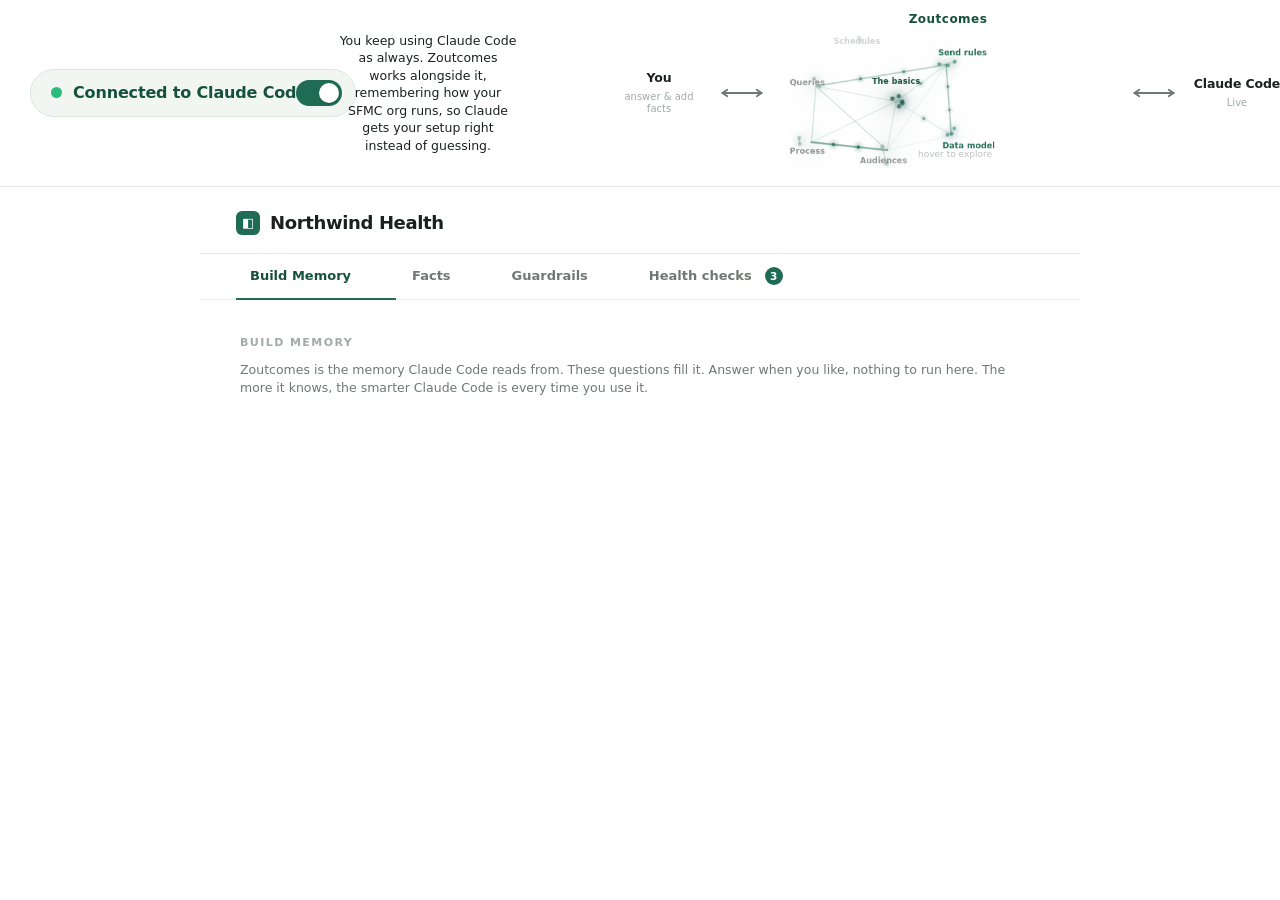
<file: sfmc-activememory/index.html>
<!DOCTYPE html>
<html lang="en">
<head>
<meta charset="UTF-8">
<meta name="viewport" content="width=device-width, initial-scale=1.0">
<title>Active Memory, Mockup</title>
<style>
  * { box-sizing: border-box; margin: 0; padding: 0; }
  :root {
    --green: #1f6b54;
    --green-deep: #16513f;
    --green-tint: #f1f6f3;
    --green-line: #d9e7e0;
    --ink: #1b211e;
    --muted: #707873;
    --faint: #a3aaa5;
    --line: #ebedeb;
    --line-soft: #f2f3f2;
    --bg: #fbfcfb;
  }
  html, body { height: 100%; }
  body {
    font-family: -apple-system, BlinkMacSystemFont, 'Segoe UI', Inter, system-ui, sans-serif;
    color: var(--ink);
    background: var(--bg);
    display: flex;
    flex-direction: column;
    height: 100vh;
    overflow: hidden;
    -webkit-font-smoothing: antialiased;
  }
  .col { display: flex; flex-direction: column; height: 100%; }
  .topbar { flex: 0 0 auto; display: flex; align-items: center; justify-content: flex-start; gap: 18px; padding: 12px 30px; background: #fff; border-bottom: 1px solid var(--line); }
  .tb-left { display: flex; flex-direction: column; align-items: flex-start; gap: 8px; }
  /* You <-> map <-> Claude Code paradigm across the header */
  .conn-col { flex: 0 0 auto; display: flex; flex-direction: column; align-items: flex-start; gap: 9px; }
  .conn-cap { display: none; max-width: 240px; font-size: 12px; line-height: 1.4; color: var(--muted); padding-left: 4px; }
  .flow { flex: 1 1 auto; display: flex; align-items: center; justify-content: center; gap: 6px; min-width: 0; }
  .flow-cap { flex: 0 0 auto; width: 178px; margin-right: 88px; text-align: center; font-size: 12.5px; line-height: 1.4; color: var(--ink); }
  .flow-end { display: flex; flex-direction: column; align-items: center; gap: 6px; flex: 0 0 auto; width: 96px; background: none; border: none; padding: 0; font: inherit; text-align: center; }
  button.flow-end { cursor: pointer; }
  .flow-node { width: 48px; height: 48px; border-radius: 50%; display: grid; place-items: center; position: relative; background: var(--green-tint); border: 1px solid var(--green-line); color: var(--green); }
  .flow-node svg { width: 25px; height: 25px; }
  .flow-node.cc { background: var(--green-deep); border-color: var(--green-deep); }
  .flow-label { font-size: 12.5px; font-weight: 600; color: var(--ink); letter-spacing: -0.01em; }
  .flow-sub { font-size: 10px; color: var(--faint); line-height: 1.2; }
  .flow-arrow { width: 58px; height: 18px; color: var(--muted); flex: 0 0 auto; }
  .flow-node .cc-dot { position: absolute; top: -1px; right: -1px; width: 11px; height: 11px; border-radius: 50%; background: #2bbd7e; box-shadow: 0 0 0 2px #fff; animation: pulse 2s infinite; }
  .flow-node.cc.off { background: #9aa39d; border-color: #9aa39d; }
  .flow-node.cc.off .cc-dot { background: #c2c7c4; animation: none; }
  .topbar-row { display: flex; align-items: center; gap: 12px; }
  .session-chip { font-size: 12.5px; color: var(--muted); }
  .session-chip b { color: var(--ink); font-weight: 600; font-family: ui-monospace, SFMono-Regular, Menlo, monospace; font-size: 12px; }
  .topbar-note { font-size: 11.5px; color: var(--faint); text-align: left; max-width: 420px; }
  .shell { flex: 1 1 auto; display: flex; flex-direction: column; min-height: 0; background: #fff; }
  /* ===== knowledge map widget (lives in the header, top-right) ===== */
  .map-dock { flex: 0 0 auto; display: flex; flex-direction: column; align-items: center; gap: 3px; padding: 0; background: transparent; }
  .map-name { font-size: 12px; font-weight: 600; letter-spacing: 0.04em; color: var(--green-deep); }
  #factlist, #guardlist { max-height: 252px; overflow-y: auto; padding-right: 4px; }
  .map-card { position: relative; display: flex; align-items: center; gap: 16px; width: 100%; max-width: 392px; padding: 6px 10px; background: transparent; transition: box-shadow .4s ease; border-radius: 14px; }
  .map-text { flex: 0 0 130px; }
  .map-viz { flex: 0 0 218px; min-width: 0; position: relative; }
  .map-card.warm3 { box-shadow: 0 0 30px rgba(31,107,84,.10); }
  .map-title { font-size:13px; font-weight:600; color:var(--green-deep); letter-spacing:-0.01em; line-height:1.3; }
  .map-subtitle { font-size:11px; color:var(--faint); line-height:1.35; margin-top:3px; }
  .map-hint { position:absolute; bottom:9px; right:13px; font-size:9px; color:var(--faint); opacity:.7; pointer-events:none; transition:opacity .3s; }
  .map-card:hover .map-hint { opacity:0; }
  .map-card canvas { display:block; width:100%; height:auto; cursor:grab; }
  .map-toast { position:absolute; left:13px; right:13px; bottom:10px; background:rgba(22,81,63,0.95); color:#eafff6; font-size:10.5px; font-weight:500; padding:7px 10px; border-radius:8px; opacity:0; transform:translateY(6px); transition:opacity .3s, transform .3s; pointer-events:none; text-align:center; line-height:1.35; }
  .map-toast.show { opacity:1; transform:translateY(0); }

  /* ============ LEFT: structured profile form ============ */
  .profile {
    flex: 0 0 auto;
    width: 40%;
    min-width: 330px;
    background: #fff;
  }

  /* draggable divider */
  .divider {
    flex: 0 0 6px; width: 6px; cursor: col-resize; position: relative; z-index: 5;
    background: transparent;
  }
  .divider::after {
    content: ""; position: absolute; top: 0; bottom: 0; left: 2px; width: 1px;
    background: transparent; transition: background .12s, width .12s, left .12s;
  }
  .divider:hover::after, .divider.drag::after { background: var(--green); width: 2px; left: 2px; }
  body.resizing { cursor: col-resize; user-select: none; }
  .p-head {
    flex: 0 0 auto;
    width: 100%; max-width: 880px; align-self: center;
    padding: 24px 36px 18px;
    border-bottom: 1px solid var(--line);
    display: flex; align-items: center; justify-content: space-between;
  }
  .p-head h1 {
    font-size: 18px; font-weight: 600; letter-spacing: -0.02em;
    display: flex; align-items: center; gap: 10px;
  }
  .p-head h1 .mark {
    width: 24px; height: 24px; border-radius: 6px; background: var(--green);
    display: grid; place-items: center; color: #fff; font-size: 13px;
  }
  .saved-state { font-size: 12px; color: var(--faint); display: flex; align-items: center; gap: 6px; }
  .saved-state .tick { color: var(--green); font-weight: 700; }

  /* tabs */
  .tabs { flex: 0 0 auto; width: 100%; max-width: 880px; align-self: center; display: flex; gap: 2px; padding: 0 36px; background: #fff; border-bottom: 1px solid var(--line); }
  .tab {
    font: inherit; font-size: 13px; font-weight: 600; color: var(--muted);
    background: none; border: none; cursor: pointer; padding: 13px 14px;
    border-bottom: 2px solid transparent; margin-bottom: -1px;
    display: inline-flex; align-items: center; gap: 6px;
  }
  .tab:hover { color: var(--ink); }
  .tab.active { color: var(--green-deep); border-bottom-color: var(--green); }
  .tab .tdot { width: 7px; height: 7px; border-radius: 50%; }
  .tab .tdot.ok { background: #2bbd7e; }
  .tab .tdot.wait { background: #cf9b34; }
  .panel { display: none; max-width: 800px; margin: 0 auto; }
  .panel.active { display: block; }
  .badge { display: inline-grid; place-items: center; min-width: 18px; height: 18px; margin-left: 7px; padding: 0 5px; border-radius: 9px; background: var(--green); color: #fff; font-size: 10.5px; font-weight: 700; vertical-align: middle; }
  .badge:empty { visibility: hidden; }
  .qfeed { margin-top: 4px; }
  .feed-empty { font-size: 12.5px; color: var(--faint); padding: 6px 0 2px; }

  /* ===== Ask David: human-in-the-loop chat ===== */
  .ask-who { display: flex; align-items: center; gap: 10px; margin: -4px 0 16px; }
  .ask-avatar { width: 34px; height: 34px; border-radius: 50%; background: var(--green); color: #fff; display: grid; place-items: center; flex: 0 0 auto; }
  .ask-avatar svg { width: 19px; height: 19px; }
  .tab-ico { width: 15px; height: 15px; flex: 0 0 auto; }
  .ask-name { font-size: 13.5px; font-weight: 600; color: var(--ink); }
  .ask-status { font-size: 11.5px; color: var(--faint); display: flex; align-items: center; gap: 6px; }
  .ask-status::before { content: ""; width: 7px; height: 7px; border-radius: 50%; background: #2bbd7e; display: inline-block; }
  .chat { display: flex; flex-direction: column; gap: 9px; padding: 4px 0; max-height: 440px; overflow-y: auto; }
  .msg { display: flex; }
  .msg.them { justify-content: flex-start; }
  .msg.me { justify-content: flex-end; }
  .msg .bubble { max-width: 80%; font-size: 13.5px; line-height: 1.45; padding: 9px 13px; border-radius: 14px; }
  .msg.them .bubble { background: #f1f3f2; color: var(--ink); border-bottom-left-radius: 5px; }
  .msg.me .bubble { background: var(--green); color: #fff; border-bottom-right-radius: 5px; }
  .chat-typing { display: none; }
  .chat-typing.show { display: flex; justify-content: flex-start; }
  .chat-typing .bubble { background: #f1f3f2; color: var(--faint); font-size: 12.5px; font-style: italic; padding: 9px 13px; border-radius: 14px; border-bottom-left-radius: 5px; }
  .chat-compose { display: flex; gap: 8px; margin-top: 14px; }
  .chat-compose .input { flex: 1; }
  .chat-compose .btn { flex: 0 0 auto; }

  /* "Other facts" freeform list */
  .facts-note { font-size: 12.5px; color: var(--muted); line-height: 1.5; margin: -4px 0 16px; }
  .fact {
    display: flex; align-items: flex-start; gap: 9px; padding: 11px 13px;
    background: #fff; border: 1px solid var(--line); border-radius: 9px; margin-bottom: 8px;
    font-size: 13.5px; color: #36433d; line-height: 1.45; transition: background-color 1.3s ease;
  }
  .fact .tick { color: var(--green); flex: 0 0 auto; font-weight: 700; }
  .fact .fact-del {
    margin-left: auto; flex: 0 0 auto; align-self: center;
    background: none; border: none; cursor: pointer; font: inherit; font-size: 12px;
    font-weight: 600; color: var(--faint); padding: 0 0 0 10px;
    opacity: 0; transition: opacity .12s, color .12s;
  }
  .fact:hover .fact-del, .fact:focus-within .fact-del { opacity: 1; }
  .fact .fact-del:hover { color: #b23b3b; }
  .fact.fresh { background-color: #c4e6d6; }
  .fact.gone {
    opacity: 0; transform: translateX(14px); max-height: 0;
    padding-top: 0; padding-bottom: 0; margin-bottom: 0; overflow: hidden;
    transition: opacity .2s ease, transform .2s ease, max-height .26s ease,
                padding .26s ease, margin .26s ease;
  }
  .addfact { display: flex; gap: 8px; margin-top: 14px; }
  .addfact .input { flex: 1; }
  .addfact .btn { flex: 0 0 auto; }

  /* facts Claude suggests (read from the owner's systems) -> approve to add */
  .suggestlist { margin-bottom: 4px; }
  .suggest {
    display: flex; align-items: center; gap: 12px; padding: 11px 13px;
    background: #fbfaf4; border: 1px dashed #ddd5be; border-radius: 9px; margin-bottom: 8px;
    transition: opacity 2.4s ease, transform 2.4s ease, background-color 4.2s ease;
  }
  .suggest-main { flex: 1; min-width: 0; }
  .suggest-src { display: block; font-size: 9.5px; font-weight: 700; letter-spacing: 0.05em; text-transform: uppercase; color: var(--faint); margin-bottom: 3px; }
  .suggest-text { font-size: 13.5px; color: #36433d; line-height: 1.45; }
  .suggest-actions { flex: 0 0 auto; display: flex; align-items: center; gap: 4px; }
  .suggest-add { padding: 6px 15px; font-size: 12.5px; }
  .suggest-dismiss { padding: 6px 9px; font-size: 12.5px; }
  .suggest.gone {
    transition: opacity .22s ease, transform .22s ease, max-height .26s ease, padding .26s ease, margin .26s ease;
    opacity: 0; transform: translateX(14px); max-height: 0;
    padding-top: 0; padding-bottom: 0; margin-bottom: 0; overflow: hidden;
  }
  /* fade in one at a time when the Facts tab opens, exactly like the Build Memory questions */
  .suggest.enter { opacity: 0; transform: translateY(-6px); }
  .suggest.fresh { background-color: #bce3d2; }

  .p-body { flex: 1 1 auto; overflow-y: auto; padding: 14px 36px 40px; }

  .fieldset { padding: 22px 0 6px; }
  .fieldset + .fieldset { border-top: 1px solid var(--line-soft); }
  .legend {
    font-size: 11px; letter-spacing: 0.13em; text-transform: uppercase;
    color: var(--faint); font-weight: 600; margin-bottom: 16px;
  }
  .field { margin-bottom: 16px; }
  .field:last-child { margin-bottom: 4px; }
  .field label { display: block; font-size: 12.5px; color: var(--muted); margin-bottom: 6px; }
  .input, .textarea {
    width: 100%; font: inherit; font-size: 14px; color: var(--ink); line-height: 1.5;
    border: 1px solid var(--line); border-radius: 9px; padding: 10px 12px;
    background: #fff; transition: border-color .12s, box-shadow .12s, background .12s;
  }
  .textarea { resize: vertical; min-height: 44px; }
  .input:focus, .textarea:focus { outline: none; border-color: var(--green); box-shadow: 0 0 0 3px var(--green-tint); }
  .field.dirty .input, .field.dirty .textarea { background: #fffdf6; border-color: #e7d7a8; }
  .row2 { display: flex; gap: 14px; }
  .row2 .field { flex: 1; }

  /* sticky save bar */
  .save-bar {
    flex: 0 0 auto; width: 100%; max-width: 672px; align-self: center; border-top: 1px solid var(--line);
    padding: 14px 36px; background: #fff;
    display: flex; align-items: center; justify-content: space-between;
  }
  .save-bar .hint { font-size: 12.5px; color: var(--faint); }
  .save-bar .hint.show-dirty { color: #a07c1f; }
  .btn { font: inherit; font-size: 13px; font-weight: 600; padding: 9px 20px; border-radius: 9px; cursor: pointer; border: 1px solid transparent; transition: background .12s, color .12s, opacity .12s; }
  .btn-save { background: var(--green); color: #fff; }
  .btn-save:hover { background: var(--green-deep); }
  .btn-save:disabled { opacity: .45; cursor: default; }
  .btn-save.done { background: var(--green-deep); }

  /* ============ RIGHT: question queue ============ */
  .queue { flex: 1 1 0; min-width: 380px; background: var(--bg); }
  .q-head { flex: 0 0 auto; padding: 24px 28px 16px; border-bottom: 1px solid var(--line); }
  .q-head .top, .q-head .note { max-width: 720px; margin-left: auto; margin-right: auto; }
  .q-head .top { display: flex; flex-direction: column; align-items: center; gap: 14px; }
  .q-head h2 { font-size: 15px; font-weight: 600; letter-spacing: -0.01em; }
  /* connect / disconnect toggle */
  .conn-toggle {
    display: inline-flex; align-items: center; gap: 11px; font: inherit; cursor: pointer;
    border: 1px solid var(--green-line); background: var(--green-tint);
    border-radius: 999px; padding: 10px 13px 10px 20px; transition: background .15s, border-color .15s;
  }
  .conn-toggle .conn-dot {
    width: 11px; height: 11px; border-radius: 50%; background: #2bbd7e;
    box-shadow: 0 0 0 0 rgba(43,189,126,0.6); animation: pulse 2s infinite;
  }
  .conn-toggle .conn-label { font-size: 16px; font-weight: 600; color: var(--green-deep); letter-spacing: -0.01em; display: inline-block; width: 212px; text-align: left; white-space: nowrap; }
  .conn-switch { width: 46px; height: 26px; border-radius: 999px; background: var(--green); position: relative; flex: 0 0 auto; transition: background .15s; }
  .conn-knob { position: absolute; top: 3px; left: 23px; width: 20px; height: 20px; border-radius: 50%; background: #fff; box-shadow: 0 1px 2px rgba(0,0,0,.22); transition: left .16s; }
  .conn-toggle.off { background: #f4f5f4; border-color: var(--line); }
  .conn-toggle.off .conn-dot { background: #c2c7c4; animation: none; box-shadow: none; }
  .conn-toggle.off .conn-label { color: var(--muted); }
  .conn-toggle.off .conn-switch { background: #c5cac7; }
  .conn-toggle.off .conn-knob { left: 3px; }
  /* the Claude Code node is the toggle now, so drop the old pill chrome */
  .flow-end.conn-toggle, .flow-end.conn-toggle.off { display: flex; flex-direction: column; align-items: center; gap: 6px; background: none; border: none; border-radius: 0; padding: 0; width: 100px; }
  .flow-end.conn-toggle.off .flow-node.cc { background: #9aa39d; border-color: #9aa39d; }
  .flow-end.conn-toggle.off .flow-sub { color: var(--muted); }
  @keyframes pulse { 0% { box-shadow: 0 0 0 0 rgba(43,189,126,0.5);} 70% { box-shadow: 0 0 0 6px rgba(43,189,126,0);} 100% { box-shadow: 0 0 0 0 rgba(43,189,126,0);} }
  .q-head .note { margin-top: 6px; font-size: 12.5px; color: var(--faint); }

  .q-body { flex: 1; overflow-y: auto; padding: 14px 28px 40px; }

  .q {
    background: #fff; border: 1px solid var(--green-line); border-radius: 12px;
    overflow: hidden; box-shadow: 0 1px 2px rgba(20,40,30,0.04);
    max-width: 720px; margin: 0 auto 14px;
    transition: opacity 2.4s ease, transform 2.4s ease, background-color 4.2s ease;
    max-height: 700px; background-color: #fff;
  }
  .q.enter { opacity: 0; transform: translateY(-6px); }
  .q.fresh { background-color: #bce3d2; }
  /* answered cards read as a settled state: whole card goes soft green */
  .q.answered, .q.answered .card-body { background-color: var(--green-tint); }
  .q.answered .improve { background-color: #fff; }
  .q.gone {
    opacity: 0; transform: translateX(14px); max-height: 0; margin-bottom: 0;
    transition: opacity .2s ease, transform .2s ease, max-height .28s ease, margin .28s ease;
  }

  /* card header bar with round icon + source tag */
  .card-head {
    display: flex; align-items: center; gap: 9px; padding: 11px 14px;
    background: var(--green-tint); border-bottom: 1px solid var(--green-line);
    font-size: 13px; font-weight: 600; color: var(--green-deep);
  }
  .card-head .cico { width: 9px; height: 9px; border-radius: 50%; background: var(--green); flex: 0 0 auto; }
  .card-head .cico.check {
    width: 19px; height: 19px; background: var(--green); color: #fff;
    display: grid; place-items: center; font-size: 11px;
  }
  .card-head .src { margin-left: auto; font-size: 11px; font-weight: 500; color: #7d9a8e; }
  .card-head .edit {
    margin-left: auto; font: inherit; font-size: 12px; font-weight: 600;
    color: var(--green); background: none; border: none; cursor: pointer; padding: 0;
  }
  .card-head .edit:hover { color: var(--green-deep); }
  .card-head .del {
    margin-left: auto; font: inherit; font-size: 12px; font-weight: 600;
    color: var(--faint); background: none; border: none; cursor: pointer; padding: 0;
    opacity: 0; transition: opacity .12s, color .12s;
  }
  .q:hover .card-head .del, .q:focus-within .card-head .del { opacity: 1; }
  .card-head .del:hover { color: #b23b3b; }
  .card-body { padding: 13px 14px; }

  .q .given { font-size: 13.5px; color: var(--ink); line-height: 1.45; background: var(--line-soft); border-radius: 9px; padding: 9px 12px; margin-top: 12px; }

  /* "what this changes for you" on saved cards: Before / Now / So */
  .improve { margin-top: 12px; padding: 10px 13px; background: var(--green-tint); border: 1px solid var(--green-line); border-radius: 9px; }
  .improve-label { font-size: 10px; letter-spacing: 0.09em; text-transform: uppercase; color: var(--green); font-weight: 600; margin-bottom: 7px; }
  .improve-rows { display: flex; flex-direction: column; gap: 5px; }
  .improve-row { font-size: 12.5px; line-height: 1.45; color: #2c4a40; display: grid; grid-template-columns: 42px 1fr; gap: 9px; align-items: baseline; }
  .improve-row .lbl { font-size: 10px; letter-spacing: 0.06em; text-transform: uppercase; font-weight: 700; color: #8aa89b; padding-top: 1px; }
  .improve-row.now { margin-top: 2px; padding-top: 6px; border-top: 1px solid var(--green-line); }
  .improve-row.now .lbl { color: var(--green); }
  .improve-row.now .txt { color: #1c3b32; }
  /* plain-English gloss: reads as a continuation of the "Before" line above it */
  .improve-row .cost { display: block; margin-top: 4px; color: #2c4a40; }

  /* open-card hook: the present-tense cost of leaving this unanswered. Hugs its text. */
  .hookbox { margin: 12px 0; padding: 0; }
  .hookbox .hl { display: inline; font-size: 10px; letter-spacing: 0.08em; text-transform: uppercase; color: #b8862f; font-weight: 700; margin-right: 8px; }
  .hookbox .ht { display: inline; font-size: 12px; line-height: 1.5; color: var(--muted); }
  .hookbox .ht-cost { display: block; margin-top: 5px; font-size: 12px; line-height: 1.5; color: var(--muted); }

  /* "tell Claude Code" snippet: the app proposes a line, you run it in Claude Code */
  .cc-block { margin: 12px 0 2px; padding: 10px 12px; background: #f4f6f5; border: 1px solid var(--line); border-radius: 9px; }
  .cc-label { font-size: 10px; letter-spacing: .08em; text-transform: uppercase; color: var(--muted); font-weight: 700; margin-bottom: 7px; }
  .cc-row { display: flex; align-items: center; gap: 10px; }
  .cc-code { flex: 1; font-family: ui-monospace, SFMono-Regular, Menlo, monospace; font-size: 12px; color: #2c4a40; line-height: 1.4; }
  .cc-copy { flex: 0 0 auto; font: inherit; font-size: 12px; font-weight: 600; color: var(--green); background: #fff; border: 1px solid var(--green-line); border-radius: 7px; padding: 5px 11px; cursor: pointer; transition: background .12s, color .12s; }
  .cc-copy:hover { background: var(--green-tint); }
  .cc-copy.copied { color: #fff; background: var(--green); border-color: var(--green); }

  /* left form: connection rows + status pills */
  .conn { display: flex; align-items: center; gap: 10px; flex-wrap: wrap; }
  .conn-sub { font-size: 12.5px; color: var(--muted); }
  .stat-pill { font-size: 11px; font-weight: 600; padding: 2px 9px; border-radius: 20px; }
  .stat-pill.ok { color: var(--green); background: var(--green-tint); border: 1px solid var(--green-line); }
  .stat-pill.wait { color: #a07c1f; background: #fbf3df; border: 1px solid #ecdcb4; }

  /* typing cue while "Claude works" */
  .typing { display: flex; align-items: center; gap: 8px; padding: 16px 0 4px; font-size: 12.5px; color: var(--faint); opacity: 0; transition: opacity .25s; }
  .typing.show { opacity: 1; }
  .typing .pips { display: inline-flex; gap: 3px; }
  .typing .pips i { width: 5px; height: 5px; border-radius: 50%; background: var(--green); opacity: .35; animation: pip 1.1s infinite; }
  .typing .pips i:nth-child(2) { animation-delay: .18s; }
  .typing .pips i:nth-child(3) { animation-delay: .36s; }
  @keyframes pip { 0%,100% { opacity: .25; } 50% { opacity: 1; } }
  .q .meta { font-size: 11px; letter-spacing: 0.04em; color: var(--faint); display: flex; align-items: center; gap: 7px; margin-bottom: 9px; }
  .q .meta .dot { width: 6px; height: 6px; border-radius: 50%; background: var(--green); flex: 0 0 auto; }
  .q .context {
    font-size: 12px; color: var(--muted); line-height: 1.45; font-style: italic;
    border-left: 2px solid var(--line); padding-left: 10px; margin: 0 0 11px;
  }
  .q .ask { font-size: 14.5px; line-height: 1.5; color: var(--ink); margin-bottom: 14px; }
  .q .ask b { font-weight: 600; }
  .answer { width: 100%; font: inherit; font-size: 13.5px; color: var(--ink); line-height: 1.45; border: 1px solid var(--line); border-radius: 9px; padding: 10px 12px; resize: none; background: #fff; margin-bottom: 12px; }
  .answer::placeholder { color: var(--faint); }
  .answer:focus { outline: none; border-color: var(--green); box-shadow: 0 0 0 3px var(--green-tint); }
  .answer.saved { background: transparent; border-color: transparent; cursor: text; margin-bottom: 0; }
  .answer.saved:hover { border-color: var(--line); }
  .answer.saved:focus { background: #fff; border-color: var(--green); }
  .saved-actions { display: flex; align-items: center; gap: 10px; margin-top: 11px; }
  .saved-actions[hidden] { display: none; }
  .saved-flag { font-size: 12px; font-weight: 600; color: var(--green); display: none; }
  .saved-actions.done .btn-save, .saved-actions.done .btn-skip { display: none; }
  .saved-actions.done .saved-flag { display: inline; }

  /* edit actions live in the fixed-height header, so revealing them never changes
     the card height. styled as inline text buttons to sit on the header line. */
  .card-head .saved-actions { margin-top: 0; margin-left: auto; gap: 14px; }
  .card-head .saved-actions .btn-save {
    background: none; color: var(--green); border: none; border-radius: 0;
    padding: 0; font-size: 12px; font-weight: 600;
  }
  .card-head .saved-actions .btn-save:hover { background: none; color: var(--green-deep); }
  .card-head .saved-actions .btn-skip { padding: 0; font-size: 12px; }
  .card-head .saved-actions .saved-flag { font-size: 12px; }
  /* while editing, the Save/Cancel pair replaces Delete on the right */
  .card-head .saved-actions:not([hidden]) + .del { display: none; }

  .actions { display: flex; align-items: center; gap: 10px; }
  .btn-skip { background: transparent; color: var(--muted); border: none; padding: 9px 8px; font: inherit; font-size: 13px; font-weight: 600; cursor: pointer; }
  .btn-skip:hover { color: var(--ink); }
  .yesno { display: flex; gap: 8px; }
  .chip { font: inherit; font-size: 13px; font-weight: 600; padding: 8px 18px; border-radius: 9px; cursor: pointer; border: 1px solid var(--line); background: #fff; color: var(--ink); transition: background .12s, border-color .12s, color .12s; }
  .chip:hover { border-color: var(--green); background: var(--green-tint); color: var(--green-deep); }
  .empty { font-size: 12.5px; color: var(--faint); padding: 18px 0 0; text-align: center; }
  .paused-note { display: none; align-items: center; justify-content: center; gap: 8px; max-width: 720px; margin: 6px auto 0; padding: 12px; font-size: 12.5px; color: var(--muted); text-align: center; }
  .paused-note .pdot { width: 7px; height: 7px; border-radius: 50%; background: #c2c7c4; flex: 0 0 auto; }
  .paused-note.show { display: flex; }

  ::-webkit-scrollbar { width: 8px; }
  ::-webkit-scrollbar-thumb { background: rgba(120,130,125,0.28); border-radius: 6px; }

  /* medium screens: tighten the flow so it doesn't crowd the connection pill */
  /* narrow desktop: move the caption from between toggle and You to under the pill */
  @media (max-width: 1180px) {
    .flow-cap { display: none; }
    .conn-cap { display: block; }
  }
  @media (max-width: 1080px) {
    .flow-arrow { width: 42px; }
    .flow { gap: 3px; }
    .map-viz { flex: 0 0 188px; }
  }
  /* tablet: the flow gets cramped, so hide it and keep the pill + caption */
  @media (max-width: 900px) {
    .flow { display: none; }
  }

  /* ============ MOBILE: stack the two columns, let the page scroll ============ */
  @media (max-width: 760px) {
    html, body { height: auto; }
    body { flex-direction: column; height: auto; min-height: 100vh; overflow-y: auto; }

    /* mobile: hide the whole You/map/Claude Code flow, keep the switch + caption */
    .topbar { flex-direction: column; align-items: center; gap: 12px; padding: 14px 18px; }
    .flow { display: none; }
    .conn-col { align-items: center; }
    .conn-cap { text-align: center; padding-left: 0; max-width: 280px; }

    /* the single panel grows with its content instead of scrolling on its own */
    .shell { flex: 0 0 auto; }
    .p-body { flex: 0 0 auto; overflow: visible; }

    /* tighter side padding on small screens */
    .p-head, .p-body { padding-left: 20px; padding-right: 20px; }
    .tabs { padding-left: 16px; padding-right: 16px; }
  }
</style>
</head>
<body>

    <header class="topbar">

    <!-- connection on/off switch, left side (caption tucks under it on smaller screens) -->
    <div class="conn-col">
      <button class="conn-toggle" id="connToggle" type="button" aria-pressed="true" title="Connection to Claude Code">
        <span class="conn-dot"></span>
        <span class="conn-label" id="connLabel">Connected to Claude Code</span>
        <span class="conn-switch"><span class="conn-knob"></span></span>
      </button>
      <span class="conn-cap">You keep using Claude Code as always. Zoutcomes works alongside it, remembering how your SFMC org runs, so Claude gets your setup right instead of guessing.</span>
    </div>

    <div class="flow">

      <!-- value caption, between the connection switch and You -->
      <span class="flow-cap">You keep using Claude Code as always. Zoutcomes works alongside it, remembering how your SFMC org runs, so Claude gets your setup right instead of guessing.</span>

      <!-- YOU: you teach the brain (answer questions, add facts, chat) -->
      <div class="flow-end">
        <span class="flow-label">You</span>
        <span class="flow-sub">answer &amp; add facts</span>
      </div>

      <svg class="flow-arrow" viewBox="0 0 64 22" fill="none" stroke="currentColor" stroke-width="2.2" stroke-linecap="round">
        <line x1="8" y1="11" x2="56" y2="11"/>
        <path d="M8 11 l6 -4 M8 11 l6 4"/>
        <path d="M56 11 l-6 -4 M56 11 l-6 4"/>
      </svg>

      <!-- THE MAP: just the brain canvas now -->
      <div class="map-dock">
        <span class="map-name">Zoutcomes</span>
        <div class="map-card" id="mmCard">
          <div class="map-viz">
            <canvas id="mmCanvas"></canvas>
            <span class="map-hint">hover to explore</span>
          </div>
          <div class="map-toast" id="mmToast"></div>
        </div>
      </div>

      <svg class="flow-arrow" viewBox="0 0 64 22" fill="none" stroke="currentColor" stroke-width="2.2" stroke-linecap="round">
        <line x1="8" y1="11" x2="56" y2="11"/>
        <path d="M8 11 l6 -4 M8 11 l6 4"/>
        <path d="M56 11 l-6 -4 M56 11 l-6 4"/>
      </svg>

      <!-- CLAUDE CODE: reads the brain to do the work (status reflects the switch) -->
      <div class="flow-end">
        <span class="flow-label">Claude Code</span>
        <span class="flow-sub" id="ccStatus">Live</span>
      </div>

    </div>
  </header>

  <!-- ===================== ONE PANEL, THREE TABS ===================== -->
  <div class="shell">
    <div class="p-head">
      <h1><span class="mark">◧</span> Northwind Health</h1>
    </div>

    <div class="tabs" id="tabs">
      <button class="tab active" data-tab="questions">Build Memory<span class="badge" id="badge-questions"></span></button>
      <button class="tab" data-tab="facts">Facts<span class="badge" id="badge-facts"></span></button>
      <button class="tab" data-tab="guardrails">Guardrails<span class="badge" id="badge-guard"></span></button>
      <button class="tab" data-tab="site">Health checks<span class="badge" id="badge-site"></span></button>
    </div>

    <div class="p-body" id="formBody">

      <!-- ====== TAB: FACTS (what you've told Claude) ====== -->
      <div class="panel" data-panel="facts">

        <div class="fieldset">
          <div class="legend">Suggested by Claude</div>
          <p class="facts-note">Claude read your SFMC org and spotted these. Nothing is saved until you say so. Add the ones that are right.</p>
          <div class="suggestlist" id="suggestList"></div>
        </div>

        <div class="fieldset">
          <div class="legend">Add a fact</div>
          <p class="facts-note">Tell Zoutcomes anything worth knowing about your org. Your data, your team, how things are set up. Some it could guess, some it can't. Write it once, and Claude Code has it for every task after.</p>
          <div class="factlist" id="factlist">
            <div class="fact"><span class="tick">✓</span> Priya owns our SFMC builds. She drafts the queries and journeys, I review and activate anything that touches a real send.<button class="fact-del" type="button">Delete</button></div>
            <div class="fact"><span class="tick">✓</span> ENT.All_Patients_Opted_In is the source of truth for who we can email. Opt-in only.<button class="fact-del" type="button">Delete</button></div>
            <div class="fact"><span class="tick">✓</span> Synced _Salesforce DEs physically live in the Parent BU (schema C514018310), not the Marketing BU.<button class="fact-del" type="button">Delete</button></div>
            <div class="fact"><span class="tick">✓</span> Anything with a scheduled send the next morning is urgent. The refresh has to land before the send or it goes out stale.<button class="fact-del" type="button">Delete</button></div>
            <div class="fact"><span class="tick">✓</span> Our DEs and automations follow a naming convention: purpose first, then test_ for sandbox builds or nothing for prod.<button class="fact-del" type="button">Delete</button></div>
          </div>
          <div class="addfact">
            <input class="input" id="factInput" placeholder="">
            <button class="btn btn-save" id="factAdd" type="button">Add</button>
          </div>
        </div>

      </div>

      <!-- ====== TAB: GUARDRAILS (never/always rules Claude obeys) ====== -->
      <div class="panel" data-panel="guardrails">

        <div class="fieldset">
          <div class="legend">Suggested by Claude</div>
          <p class="facts-note">Zoutcomes spotted risky moves in your org and suggests a rule for each. Nothing is enforced until you say so. Keep the ones that are right.</p>
          <div class="suggestlist" id="suggestListG"></div>
        </div>

        <div class="fieldset">
          <div class="legend">Add a guardrail</div>
          <p class="facts-note">The things Claude must never do, and the ones it must always do. Save them once and Claude Code follows them on every task, so a wrong move can't reach your live org.</p>
          <div class="factlist" id="guardlist">
            <div class="fact"><span class="tick">✓</span> Never activate a journey whose name starts with TEST_. Those are throwaway builds, never meant to send.<button class="fact-del" type="button">Delete</button></div>
            <div class="fact"><span class="tick">✓</span> Never PATCH a template-based (207) email. It clears the content and bricks the asset for good. Always PUT the full asset.<button class="fact-del" type="button">Delete</button></div>
            <div class="fact"><span class="tick">✓</span> Never send to real patients from a sandbox build. Test on mailinator leads with sends off first.<button class="fact-del" type="button">Delete</button></div>
            <div class="fact"><span class="tick">✓</span> Always use the Parent BU credentials for direct API reads of synced _Salesforce DEs. Marketing BU errors "Invalid object name."<button class="fact-del" type="button">Delete</button></div>
            <div class="fact"><span class="tick">✓</span> Activation is mine. Claude can build and draft, but never flips anything live. I do that.<button class="fact-del" type="button">Delete</button></div>
          </div>
          <div class="addfact">
            <input class="input" id="guardInput" placeholder="">
            <button class="btn btn-save" id="guardAdd" type="button">Add</button>
          </div>
        </div>

      </div>

      <!-- ====== TAB: ACTIVE QUESTIONS (proactive questions Claude asks as it works) ====== -->
      <div class="panel active" data-panel="questions">

        <div class="fieldset">
          <div class="legend">Build Memory</div>
          <p class="facts-note">Zoutcomes is the memory Claude Code reads from. These questions fill it. Answer when you like, nothing to run here. The more it knows, the smarter Claude Code is every time you use it.</p>
          <div class="qfeed" id="factsQ"></div>
        </div>

      </div>

      <!-- ====== TAB: HEALTH CHECKS (proactive "I noticed..." catches) ====== -->
      <div class="panel" data-panel="site">

        <div class="fieldset">
          <div class="legend">Health checks</div>
          <p class="facts-note">Zoutcomes watches your SFMC org for trouble worth catching. A risky change about to brick an asset, stale send data, a bad join key, an automation paused but still scheduled. It flags each one, then hands you a prompt to copy straight into Claude Code.</p>
          <div class="qfeed" id="siteQ"></div>
        </div>

      </div>

    </div>
  </div>

<script>
  // ---- Left tabs ----
  document.getElementById('tabs').addEventListener('click', function (e) {
    var tab = e.target.closest('.tab');
    if (!tab) return;
    var name = tab.getAttribute('data-tab');
    document.querySelectorAll('.tab').forEach(function (t) { t.classList.toggle('active', t === tab); });
    document.querySelectorAll('.panel').forEach(function (p) {
      p.classList.toggle('active', p.getAttribute('data-panel') === name);
    });
  });

  // ---- Suggested facts drop in on their own, lighting up the Facts tab badge ----
  var SUGGESTIONS = [
    { src: 'From SFMC', text: 'You have 15 synced data extensions, all with a _Salesforce suffix (Contact_Salesforce, CampaignMember_Salesforce, and so on).' },
    { src: 'From SFMC', text: 'ENT.All_Patients_Opted_In is your sendable DE of opted-in subscribers, keyed on Subscriber Key.' },
    { src: 'From SFMC', text: 'Most of your automations are scheduled to run in the early morning, Central time.' }
  ];
  function setFactsBadge() {
    var b = document.getElementById('badge-facts');
    var box = document.getElementById('suggestList');
    if (!b || !box) return;
    var n = box.querySelectorAll('.suggest:not(.gone)').length;
    b.textContent = n ? String(n) : '';
  }
  (function dripSuggestions() {
    var box = document.getElementById('suggestList');
    if (!box) return;
    SUGGESTIONS.forEach(function (s, i) {
      setTimeout(function () {
        var card = document.createElement('div');
        card.className = 'suggest enter';
        card.innerHTML =
          '<div class="suggest-main">' +
            '<span class="suggest-src">' + s.src + '</span>' +
            '<span class="suggest-text">' + s.text + '</span>' +
          '</div>' +
          '<div class="suggest-actions">' +
            '<button class="btn btn-save suggest-add" type="button">Add</button>' +
            '<button class="btn-skip suggest-dismiss" type="button">Dismiss</button>' +
          '</div>';
        box.insertBefore(card, box.firstChild); // newest drops in at the top
        void card.offsetHeight; // reflow, then animate in
        card.classList.remove('enter');
        card.classList.add('fresh');
        setFactsBadge(); // light up the Facts tab notification
        setTimeout(function () { card.classList.remove('fresh'); }, 3600); // green glow holds, then fades out slowly
      }, 2000 + i * 25000); // same cadence as the Build Memory feed (INTERVAL_MS)
    });
  })();

  // ---- Other facts: add one fact at a time ----
  (function () {
    var add = document.getElementById('factAdd');
    var input = document.getElementById('factInput');
    var list = document.getElementById('factlist');
    function addFactRow(text) {
      var row = document.createElement('div');
      row.className = 'fact fresh';
      row.innerHTML = '<span class="tick">✓</span> ' + text.replace(/</g, '&lt;') +
        '<button class="fact-del" type="button">Delete</button>';
      list.appendChild(row);
      setTimeout(function () { row.classList.remove('fresh'); }, 1400);
      if (window.mmAdvance) window.mmAdvance();
    }
    function addFact() {
      var v = input.value.trim();
      if (!v) return;
      addFactRow(v);
      input.value = '';
      input.focus();
    }
    add.addEventListener('click', addFact);
    input.addEventListener('keydown', function (e) { if (e.key === 'Enter') addFact(); });
    list.addEventListener('click', function (e) {
      if (!e.target.closest('.fact-del')) return;
      var row = e.target.closest('.fact');
      row.classList.add('gone');
      setTimeout(function () { row.remove(); }, 280);
    });

    // suggested facts: approve one to move it into your facts, or dismiss it
    var suggestList = document.getElementById('suggestList');
    if (suggestList) {
      suggestList.addEventListener('click', function (e) {
        var card = e.target.closest('.suggest');
        if (!card) return;
        if (e.target.closest('.suggest-add')) {
          var t = card.querySelector('.suggest-text');
          if (t) addFactRow(t.textContent.trim());
        } else if (!e.target.closest('.suggest-dismiss')) {
          return;
        }
        card.classList.add('gone');
        setFactsBadge(); // clear the notification count as suggestions are handled
        setTimeout(function () { card.remove(); }, 280);
      });
    }
  })();

  // ---- Guardrails: suggested guardrails (confirm/skip) + add your own ----
  var GUARD_SUGGESTIONS = [
    { src: 'Claude noticed', text: 'Always PUT the full asset when updating a 207 (template) email. Never PATCH it, that wipes the content and bricks it.' },
    { src: 'Claude noticed', text: 'Never activate a journey whose name starts with TEST_.' },
    { src: 'Claude noticed', text: 'Never use Lead.Email as a join key. It is empty for almost all real Leads.' }
  ];
  function setGuardBadge() {
    var b = document.getElementById('badge-guard');
    var box = document.getElementById('suggestListG');
    if (!b || !box) return;
    var n = box.querySelectorAll('.suggest:not(.gone)').length;
    b.textContent = n ? String(n) : '';
  }
  (function dripGuardrails() {
    var box = document.getElementById('suggestListG');
    if (!box) return;
    GUARD_SUGGESTIONS.forEach(function (s, i) {
      setTimeout(function () {
        var card = document.createElement('div');
        card.className = 'suggest enter';
        card.innerHTML =
          '<div class="suggest-main">' +
            '<span class="suggest-src">' + s.src + '</span>' +
            '<span class="suggest-text">' + s.text + '</span>' +
          '</div>' +
          '<div class="suggest-actions">' +
            '<button class="btn btn-save suggest-add" type="button">Add</button>' +
            '<button class="btn-skip suggest-dismiss" type="button">Dismiss</button>' +
          '</div>';
        box.insertBefore(card, box.firstChild);
        void card.offsetHeight;
        card.classList.remove('enter');
        card.classList.add('fresh');
        setGuardBadge();
        setTimeout(function () { card.classList.remove('fresh'); }, 3600);
      }, 3000 + i * 25000);
    });
  })();

  // ---- Guardrails: add one at a time + accept/dismiss suggestions ----
  (function () {
    var add = document.getElementById('guardAdd');
    var input = document.getElementById('guardInput');
    var list = document.getElementById('guardlist');
    if (!add || !input || !list) return;
    function addRow(text) {
      var row = document.createElement('div');
      row.className = 'fact fresh';
      row.innerHTML = '<span class="tick">✓</span> ' + text.replace(/</g, '&lt;') +
        '<button class="fact-del" type="button">Delete</button>';
      list.appendChild(row);
      setTimeout(function () { row.classList.remove('fresh'); }, 1400);
      if (window.mmAdvance) window.mmAdvance();
    }
    function addGuard() {
      var v = input.value.trim();
      if (!v) return;
      addRow(v);
      input.value = '';
      input.focus();
    }
    add.addEventListener('click', addGuard);
    input.addEventListener('keydown', function (e) { if (e.key === 'Enter') addGuard(); });
    list.addEventListener('click', function (e) {
      if (!e.target.closest('.fact-del')) return;
      var row = e.target.closest('.fact');
      row.classList.add('gone');
      setTimeout(function () { row.remove(); }, 280);
    });
    var sg = document.getElementById('suggestListG');
    if (sg) {
      sg.addEventListener('click', function (e) {
        var card = e.target.closest('.suggest');
        if (!card) return;
        if (e.target.closest('.suggest-add')) {
          var t = card.querySelector('.suggest-text');
          if (t) addRow(t.textContent.trim());
        } else if (!e.target.closest('.suggest-dismiss')) {
          return;
        }
        card.classList.add('gone');
        setGuardBadge();
        setTimeout(function () { card.remove(); }, 280);
      });
    }
  })();

  // ---- Ask David: simple back-and-forth chat (mock) ----
  (function () {
    var chat = document.getElementById('chat');
    var input = document.getElementById('chatInput');
    var send = document.getElementById('chatSend');
    var typing = document.getElementById('chatTyping');
    if (!chat || !input || !send) return;
    function add(side, text) {
      var m = document.createElement('div');
      m.className = 'msg ' + side;
      var b = document.createElement('span');
      b.className = 'bubble';
      b.textContent = text;
      m.appendChild(b);
      chat.insertBefore(m, typing); // keep the typing row last
      chat.scrollTop = chat.scrollHeight;
    }
    function sendMsg() {
      var v = input.value.trim();
      if (!v) return;
      add('me', v);
      input.value = '';
      input.focus();
      setTimeout(function () { typing.classList.add('show'); chat.scrollTop = chat.scrollHeight; }, 500);
      setTimeout(function () {
        typing.classList.remove('show');
        add('them', 'Got it, let me take a look and get back to you. I usually reply the same day.');
      }, 2300);
    }
    send.addEventListener('click', sendMsg);
    input.addEventListener('keydown', function (e) { if (e.key === 'Enter') sendMsg(); });
  })();

  // ---- Question feeds: preset questions fade in over time, as if Claude is working next door ----
  // The good questions are the ones Claude can't answer on its own: definitions, rules, and
  // preferences that live only in your head, never in the SFMC API itself.
  var factsQ = document.getElementById('factsQ');
  var siteQ = document.getElementById('siteQ');
  var formBody = document.getElementById('formBody');

  // Questions are DURABLE facts about the business, not live "Claude is stuck right now"
  // questions. The user answers whenever. Each one teaches Claude something it can't infer
  // on its own, and improves every future task.

  // Every question is something Claude CANNOT see or glean: definitions, private rules,
  // and preferences. Nothing derivable from the SFMC API itself.

  // already-answered seed (shows the queue -> profile loop, and how it improves Claude)
  var SEED_ANSWERED = {
    meta: 'A rule for your sends', source: 'Your team',
    context: 'You just asked Claude to "test the new nurture journey."',
    ask: 'When Claude tests a build, should it ever send to real patients, or always use test leads in the sandbox with sends off?',
    answer: 'Test leads only, sends off. Real patients never get a test send.',
    ph: 'e.g. test leads only, never real patients...',
    improve: {
      before: 'Your never-test-on-real-patients rule was said out loud, never set as a guardrail Claude works under. With nothing holding it back, Claude could fire a test straight at your opted-in patients.',
      cost: 'A test send could land in a real patient inbox before you had seen it.',
      now: 'it tests on mailinator leads with sends off, and nothing reaches a real patient until you activate it.'
    }
  };

  // open seed (already waiting when the page loads)
  var SEED_OPEN = {
    meta: 'A rule for your queries', source: 'Your team',
    context: 'You just asked Claude to "pull this send\'s audience with their mailing address."',
    ask: 'Which data extension holds the current mailing address, and what key joins it to your send audience? Claude can see several DEs with address fields, but not which one you treat as the real one.',
    ph: 'e.g. join the send DE to All_Patients on Subscriber Key, addresses live there...',
    improve: {
      before: 'Claude can read your DE schemas, but it has no way to know which address DE is authoritative or which key joins it to your audience. That lives only in your team\'s heads, so it joined the wrong DE or the wrong key.',
      cost: 'Address fields came back blank or stale for a chunk of records, and you re-ran the pull by hand every time.',
      now: 'it joins the right address DE on your key every time, so every record comes back with a current address on the first try.'
    }
  };

  // these fade in over time. All SFMC and how-the-team-works questions.
  // Each carries a "context" line: what you said in Claude Code that prompted the question.
  var FEED = [
    {
    meta: 'A rule for your queries', source: 'Your team',
    context: 'You just asked Claude to "pull this week\'s new leads by campaign."',
    ask: 'Should Claude attribute patients through Lead, or through CampaignMember? Lead.Email is empty for almost all your real Leads, so it is not a usable join key.',
    ph: 'e.g. use CampaignMember, Lead.Email is empty for real leads...',
    improve: {
      before: 'That Lead.Email is empty for nearly all your real Leads is something only your team knows; the schema shows the field as if it were populated. So Claude kept joining on Lead.Email and silently dropped almost everyone.',
      cost: 'Every attribution report came back nearly empty, and the numbers looked wrong but you could not see why.',
      now: 'it attributes through CampaignMember and the converted Contact, so the report covers real patients instead of the handful of test leads.'
    }
  },
    {
    meta: 'A rule for your queries', source: 'Your team',
    context: 'You just asked Claude to "query CampaignMember from a Marketing BU query activity."',
    ask: 'When Claude writes Query Activity SQL against a synced DE, it needs the ENT. prefix or SFMC errors. Should that be the default for every synced-DE query?',
    ph: 'e.g. yes, always prefix synced DEs with ENT....',
    improve: {
      before: 'That synced DEs need the ENT. prefix from a Marketing BU Query Activity is an SFMC quirk, not something the schema hints at. With no rule saved, Claude wrote the bare table name and the query errored every run.',
      cost: 'Every query failed with "not a known data extension," and you fixed the same prefix by hand each time.',
      now: 'it prefixes synced DEs with ENT. automatically, so the query runs the first time.'
    }
  },
    {
    meta: 'A rule for your queries', source: 'Your team',
    context: 'You just asked Claude to "read rows from Contact_Salesforce in a script."',
    ask: 'Direct API reads of the synced _Salesforce DEs need the Parent BU credentials, not the Marketing BU. Should Claude always reach for the Parent BU creds on those reads?',
    ph: 'e.g. yes, Parent BU creds for direct reads of synced DEs...',
    improve: {
      before: 'Which credentials work for a direct read of a synced DE is a setup detail only your team knows; the API does not advertise it. So Claude used the Marketing BU creds and hit "Invalid object name" every time.',
      cost: 'Every script errored on the first read, and you swapped in the Parent BU creds by hand.',
      now: 'it uses the Parent BU credentials for direct reads of synced DEs, so the script works without a retry.'
    }
  },
    // ---- SFMC + how the team works ----
    { meta: 'A rule for your sends', source: 'Your team',
      context: 'You just asked Claude to "build the audience for the nurture journey."',
      ask: 'Which DE is the source of truth for who you can email, and what are the send rules? Opt-in only, quiet hours, content you never send in nurture?',
      ph: 'e.g. ENT.All_Patients_Opted_In, opt-in only, no quiet-hours sends...',
      improve: {
        before: 'Which DE is the real send list and what the suppression rules are lives in your team\'s heads, not in any field. Working off whatever DE looked right, Claude built audiences off stale or non-opted-in lists.',
        cost: 'You hand-checked every audience build to be sure it was opt-in only and the right source.',
        now: 'it builds from your source-of-truth DE under your send rules, so audiences are safe to activate.'
      } },
    { meta: 'A rule for your builds', source: 'Your team',
      context: 'You just asked Claude to "create a send DE and an automation for the welcome series."',
      ask: 'What is your naming convention for DEs, automations, and journeys? And how do you mark test vs prod objects?',
      ph: 'e.g. purpose first, test_ prefix for sandbox, no prefix for prod...',
      improve: {
        before: 'Your naming convention is a team standard, invisible in the API. With no rule to follow, Claude named new objects however it liked, so test and prod objects were hard to tell apart.',
        cost: 'You renamed objects by hand and chased down which ones were safe to point a real send at.',
        now: 'it names new objects your way and marks test vs prod clearly, so nothing gets mixed up.'
      } },
    { meta: 'How your team works', source: 'Your team',
      context: 'You just asked Claude to "set up the journey for the new campaign."',
      ask: 'Walk Claude through how a journey goes from build to live here. What are the steps from sandbox test to a real send?',
      ph: 'e.g. build, test on mailinator leads, swap source DE, activate...',
      improve: {
        before: 'Your go-live steps lived only in your team\'s heads, never written as a procedure Claude could follow. So each time it built a journey, it rebuilt the order from scratch and skipped steps.',
        cost: 'A build went live a different way each time, and you re-checked the whole thing by hand.',
        now: 'it follows your go-live steps in order, so every journey ships the same safe path.'
      } },
    { meta: 'How your team works', source: 'Your team',
      context: 'You just asked Claude to "run the calendar report query."',
      ask: 'Which Business Unit should Claude use for which task? Calendar and KPI work in Marketing, direct synced-DE reads through Parent.',
      ph: 'e.g. Marketing BU for query activities, Parent BU for direct reads...',
      improve: {
        before: 'Which BU to use for which task is a setup detail only your team knows, not something the API surfaces. With no rule, Claude picked the wrong BU and the call errored or returned nothing.',
        cost: 'You sorted out the right BU for every task, because Claude could not tell which one fit.',
        now: 'it uses the right BU for each task, so calls land where they should without a retry.'
      } },
    { meta: 'A rule for your queries', source: 'Your team',
      context: 'You just asked Claude to "bucket campaigns into service lines."',
      ask: 'When Claude maps a free-text field like Campaign.Name into a clean bucket, should it use your hand-curated lookup DE with a CHARINDEX prefix join?',
      ph: 'e.g. yes, join the prefix map with CHARINDEX, not LIKE...',
      improve: {
        before: 'That SFMC SQL needs a CHARINDEX prefix join instead of a dynamic LIKE is a workaround only your team knows. With no rule saved, Claude wrote LIKE patterns that returned nothing or the wrong bucket.',
        cost: 'Service-line buckets came back wrong, and you patched the mapping query by hand each run.',
        now: 'it joins your prefix lookup with CHARINDEX, so each value lands in the right bucket the first time.'
      } },
  ];

  // ---- Health checks: proactive "Claude noticed X, want me to act?" questions.
  // Each one delivers value the moment you say yes (the fix ships) AND saves a rule.
  // These don't act on your org. Each one saves a rule (what the app does) and
  // hands you a line to run in Claude Code (where the connected tools do the work).
  var SITE_FEED = [
    { source: 'Health checks',
      context: 'Claude noticed: your Daily_Send_Refresh automation refreshes the send DE at 5:15 AM CT, but the send runs at 5:00 AM. The send goes out before the data is updated.',
      ask: 'Want it to be a rule that the refresh always finishes before any send that reads its DE?',
      ph: 'e.g. yes, refresh must land before the send...',
      cc: 'Reschedule Daily_Send_Refresh to finish before the 5:00 AM send, or move the send after the refresh.',
      improve: {
        before: 'The send fired off yesterday\'s data because the refresh had not run yet, and nothing flagged the order.',
        cost: 'Patients got a stale send every morning, and no one noticed until the numbers looked off.',
        now: 'Claude checks send and refresh ordering on every build, and you have the line to fix this one now.'
      } },
    { source: 'Health checks',
      context: 'Claude noticed: your new-patient journey uses Lead.Email as its entry, but Lead.Email is empty for almost all your real Leads, so most never enter.',
      ask: 'Want Claude to flag entry sources built on empty join keys from now on?',
      ph: 'e.g. yes, flag empty join keys...',
      cc: 'Switch the new-patient journey entry from Lead.Email to the converted Contact path.',
      improve: {
        before: 'The journey looked active but almost no one entered it, because the entry keyed off a field that is empty for real Leads.',
        cost: 'Most new patients silently skipped the welcome series, and the journey looked fine in the UI.',
        now: 'Claude flags entry sources built on empty join keys, and you have the line to fix this one now.'
      } },
    { source: 'Health checks',
      context: 'Claude noticed: your event-test-emails-sandbox automation has been paused 38 days but is still on its schedule.',
      ask: 'Want Claude to flag automations that are paused but still scheduled from now on?',
      ph: 'e.g. yes, flag paused-but-scheduled automations...',
      cc: 'Remove the schedule from the event-test-emails-sandbox automation, or document why it stays paused.',
      improve: {
        before: 'A paused automation sat on a live schedule, so it was unclear whether it would resume on its own and fire.',
        cost: 'Stale paused automations pile up, and you could not tell which were safe to leave alone.',
        now: 'Claude flags paused-but-scheduled automations, and you have the line to clean this one up now.'
      } }
  ];

  function feedEmpty(box) {
    var em = box && box.querySelector('.feed-empty');
    if (!em) return;
    var open = box.querySelectorAll('.q:not(.gone):not(.answered)').length;
    em.style.display = open ? 'none' : 'block';
  }
  function setBadge(id, box) {
    var b = document.getElementById(id);
    if (!b || !box) return;
    var n = box.querySelectorAll('.q:not(.gone):not(.answered)').length;
    b.textContent = n ? String(n) : '';
  }
  function checkEmpty() {
    feedEmpty(factsQ); feedEmpty(siteQ);
    setBadge('badge-questions', factsQ); setBadge('badge-site', siteQ);
  }

  function questionInner(p, value, editing) {
    value = value || '';
    var secondBtn = editing
      ? '<button class="btn-skip" data-cancel>Cancel</button>'
      : '<button class="btn-skip" data-q>Skip</button>';
    return '<div class="card-head"><span class="cico"></span>' + (p.source || p.meta) + '</div>' +
      '<div class="card-body">' +
        (p.context ? '<div class="context">' + p.context + '</div>' : '') +
        '<div class="ask">' + p.ask + '</div>' +
        '<textarea class="answer" rows="2">' + value + '</textarea>' +
        hookHtml(p) +
        '<div class="actions">' +
          '<button class="btn btn-save" data-q>Save</button>' +
          secondBtn +
        '</div>' +
      '</div>';
  }

  // The present-tense cost of leaving this unanswered. Reserves the same vertical
  // space the Before/Now/So box will fill once answered, so the card doesn't resize.
  function hookHtml(p) {
    if (p.source === 'Health checks') return ''; // send-check cards skip the "Without this" hook
    var text = p.hook || (p.improve && p.improve.before);
    if (!text) return '';
    var cost = p.improve && p.improve.cost;
    return '<div class="hookbox"><div class="hl">Without this</div><div class="ht">' + text + '</div>' +
      (cost ? '<div class="ht-cost">' + cost + '</div>' : '') + '</div>';
  }

  // The app doesn't touch your org. For one-off changes it hands you a line to
  // paste into Claude Code, where the connected tools actually do the work.
  function ccHtml(p) {
    if (!p.cc) return '';
    return '<div class="cc-block"><div class="cc-label">To do it now, tell Claude Code</div>' +
      '<div class="cc-row"><code class="cc-code">' + p.cc + '</code>' +
      '<button class="cc-copy" type="button" data-copy>Copy</button></div></div>';
  }

  function buildQuestion(p) {
    var q = document.createElement('div');
    q.className = 'q enter';
    q.innerHTML = questionInner(p, '', false);
    q._preset = p;
    return q;
  }

  function answeredInner(p) {
    var improveHtml = p.improve
      ? '<div class="improve"><div class="improve-label">What this changes for you</div>' +
        '<div class="improve-rows">' +
          '<div class="improve-row"><span class="lbl">Before</span><span class="txt">' + p.improve.before +
            (p.improve.cost ? '<span class="cost">' + p.improve.cost + '</span>' : '') + '</span></div>' +
          '<div class="improve-row now"><span class="lbl">Now</span><span class="txt">' + p.improve.now + '</span></div>' +
        '</div></div>'
      : '';
    return '<div class="card-head"><span class="cico check">✓</span>' + (p.source || p.meta) +
        '<div class="saved-actions" hidden>' +
          '<button class="btn btn-save" data-resave>Save</button>' +
          '<button class="btn-skip" data-revert>Cancel</button>' +
          '<span class="saved-flag">Saved ✓</span>' +
        '</div>' +
        '<button class="del" data-delete type="button">Delete</button></div>' +
      '<div class="card-body">' +
        (p.context ? '<div class="context">' + p.context + '</div>' : '') +
        '<div class="ask">' + p.ask + '</div>' +
        '<textarea class="answer saved" rows="2">' + (p.answer || '') + '</textarea>' +
        improveHtml +
        ccHtml(p) +
      '</div>';
  }

  function buildAnswered(p) {
    var q = document.createElement('div');
    q.className = 'q answered';
    q.innerHTML = answeredInner(p);
    q._preset = p;
    return q;
  }

  // the Facts feed starts empty; shuffle so the order differs each visit,
  // then the first one types in at ~2s like any new arrival
  FEED.unshift(SEED_OPEN);
  for (var s = FEED.length - 1; s > 0; s--) {
    var r = Math.floor(Math.random() * (s + 1));
    var tmp = FEED[s]; FEED[s] = FEED[r]; FEED[r] = tmp;
  }

  // each feed gets an empty-state line and an anchor where new cards land
  function initFeed(box, emptyText) {
    if (emptyText) {
      var em = document.createElement('div');
      em.className = 'feed-empty';
      em.textContent = emptyText;
      em.style.display = 'none';
      box.appendChild(em);
    }
    var anchor = document.createElement('div');
    anchor.className = 'feed-anchor';
    anchor.style.cssText = 'height:0;';
    box.appendChild(anchor);
    box._anchor = anchor;
  }
  initFeed(factsQ, '');
  initFeed(siteQ, 'Nothing to improve right now. Nice.');

  function addQuestion(p, box) {
    box = box || factsQ;
    var q = buildQuestion(p);
    box.insertBefore(q, box._anchor); // newest at the bottom
    void q.offsetHeight; // reflow, then animate in
    q.classList.remove('enter');
    q.classList.add('fresh');
    // bring the new question into view (the panel scrolls on desktop, the page on mobile)
    q.scrollIntoView({ behavior: 'smooth', block: 'nearest' });
    setTimeout(function () { q.classList.remove('fresh'); }, 3600); // bg glow holds, then fades out slowly
    checkEmpty();
  }

  // site-improvement questions are present from the start (a settled list, no drip)
  SITE_FEED.forEach(function (p) {
    var q = buildQuestion(p);
    q.classList.remove('enter');
    siteQ.insertBefore(q, siteQ._anchor);
  });
  checkEmpty();

  // timing: first Facts question a few seconds in, then one at a steady interval.
  // New questions only arrive while connected to Claude Code.
  var TYPING_MS = 1800, INTERVAL_MS = 25000;
  var idx = 0;
  var connected = true;
  var feedTimer = null;

  function scheduleNext(delay) {
    clearTimeout(feedTimer);
    if (!connected || idx >= FEED.length) return;
    feedTimer = setTimeout(runTick, delay);
  }
  function runTick() {
    if (!connected || idx >= FEED.length) return;
    setTimeout(function () {
      if (!connected) return;            // disconnected mid-type: hold, resume on reconnect
      addQuestion(FEED[idx], factsQ);
      idx++;
      scheduleNext(INTERVAL_MS - TYPING_MS);
    }, TYPING_MS);
  }
  scheduleNext(2000 - TYPING_MS);        // first card appears at ~2s

  // connect / disconnect toggle: while disconnected, no new questions arrive
  var connToggle = document.getElementById('connToggle');
  var connLabel = document.getElementById('connLabel');
  var ccNode = document.getElementById('ccNode');
  var ccStatus = document.getElementById('ccStatus');
  var pausedMsg = document.getElementById('pausedMsg');
  function setConnected(on) {
    connected = on;
    connToggle.classList.toggle('off', !on);
    connToggle.setAttribute('aria-pressed', on ? 'true' : 'false');
    connLabel.textContent = on ? 'Connected to Claude Code' : 'Disconnected';
    if (ccNode) ccNode.classList.toggle('off', !on);
    if (ccStatus) ccStatus.textContent = on ? 'Live' : 'Paused';
    var _chip = document.getElementById('sessionChip');
    var _note = document.getElementById('topbarNote');
    if (_chip) _chip.style.display = on ? '' : 'none';
    if (_note) _note.textContent = on
      ? 'New questions show up as Claude works in your session.'
      : 'Disconnected. While the session is off, no new questions arrive.';
    if (pausedMsg) pausedMsg.classList.toggle('show', !on);
    if (on) { scheduleNext(1200); }      // reconnected: resume shortly
    else { clearTimeout(feedTimer); }
  }
  connToggle.addEventListener('click', function () { setConnected(!connected); });

  formBody.addEventListener('click', function (e) {
    // copy a "tell Claude Code" line to the clipboard
    var copyBtn = e.target.closest('[data-copy]');
    if (copyBtn) {
      var code = copyBtn.parentNode.querySelector('.cc-code');
      var text = code ? code.textContent : '';
      if (navigator.clipboard && text) { navigator.clipboard.writeText(text); }
      var old = copyBtn.textContent;
      copyBtn.textContent = 'Copied';
      copyBtn.classList.add('copied');
      setTimeout(function () { copyBtn.textContent = old; copyBtn.classList.remove('copied'); }, 1500);
      return;
    }

    var q = e.target.closest('.q');
    if (!q) return;
    var p = q._preset || {};
    var ta, actions;

    // delete a saved answer entirely
    if (e.target.closest('[data-delete]')) {
      q.style.minHeight = ''; // release the locked height so the card can collapse
      q.classList.add('gone');
      setTimeout(function () { q.remove(); checkEmpty(); }, 300);
      return;
    }
    // re-save an edited saved answer
    if (e.target.closest('[data-resave]')) {
      ta = q.querySelector('.answer.saved');
      p.answer = (ta && ta.value.trim()) ? ta.value.trim() : 'Yes.';
      actions = q.querySelector('.saved-actions');
      if (actions) {
        actions.classList.add('done');           // hide buttons, show "Saved ✓"
        setTimeout(function () { actions.hidden = true; actions.classList.remove('done'); }, 1500);
      }
      return;
    }
    // discard edits to a saved answer
    if (e.target.closest('[data-revert]')) {
      ta = q.querySelector('.answer.saved');
      if (ta) ta.value = p.answer || '';
      actions = q.querySelector('.saved-actions');
      if (actions) { actions.hidden = true; actions.classList.remove('done'); }
      return;
    }
    // answer an open question -> becomes a saved card (lock height so it can't jump)
    if (e.target.closest('.btn-save')) {
      ta = q.querySelector('.answer');
      p.answer = (ta && ta.value.trim()) ? ta.value.trim() : 'Yes.';
      q.style.minHeight = q.offsetHeight + 'px'; // freeze current height before the swap
      q.classList.add('answered');
      q.innerHTML = answeredInner(p);
      checkEmpty();
      return;
    }
    // skip an open question
    if (e.target.closest('.btn-skip')) {
      q.classList.add('gone');
      setTimeout(checkEmpty, 300);
      return;
    }
  });

  // Enter saves the answer; Shift+Enter still inserts a newline.
  formBody.addEventListener('keydown', function (e) {
    if (e.key !== 'Enter' || e.shiftKey) return;
    var ta = e.target.closest('.answer');
    if (!ta) return;
    e.preventDefault();
    var q = e.target.closest('.q');
    var saveBtn = q && q.querySelector('.btn-save');
    if (saveBtn) saveBtn.click();
  });

  // Editing a saved answer: show Save/Cancel as soon as you focus or change it,
  // and tuck them away only if you click out without changing anything.
  function revealSaved(q) {
    if (!q) return;
    var actions = q.querySelector('.saved-actions');
    if (actions) { actions.hidden = false; actions.classList.remove('done'); }
  }
  formBody.addEventListener('focusin', function (e) {
    if (e.target.closest('.answer.saved')) revealSaved(e.target.closest('.q'));
  });
  formBody.addEventListener('input', function (e) {
    if (e.target.closest('.answer.saved')) revealSaved(e.target.closest('.q'));
  });
  formBody.addEventListener('focusout', function (e) {
    var ta = e.target.closest('.answer.saved');
    if (!ta) return;
    var q = e.target.closest('.q');
    if (!q || !q._preset) return;
    var actions = q.querySelector('.saved-actions');
    if (!actions) return;
    if (e.relatedTarget && actions.contains(e.relatedTarget)) return; // moving onto Save/Cancel
    var dirty = ta.value.trim() !== (q._preset.answer || '').trim();
    if (!dirty) actions.hidden = true;
  });
</script>

<script>
(function(){
  var THRESHOLD=3, MAXN=6, GREEN='31,107,84', SOFT='150,172,160';
  var CLUSTERS=[
    { id:'basics',  title:'The basics',  x:0,    y:0,   z:0,   revealAt:0 },
    { id:'site',    title:'Send rules',  x:86,   y:-52, z:-14, revealAt:0 },
    { id:'books',   title:'Data model',  x:104,  y:44,  z:30,  revealAt:0 },
    { id:'voice',   title:'Queries',     x:-96,  y:-26, z:18,  revealAt:0 },
    { id:'clients', title:'Audiences',   x:-34,  y:64,  z:-22, revealAt:0 },
    { id:'process', title:'Process',     x:-104, y:40,  z:26,  revealAt:0 },
    { id:'sched',   title:'Schedules',   x:-44,  y:-74, z:-30, revealAt:0, frontier:true },
    { id:'refer',   title:'Journeys',    x:40,   y:86,  z:14,  revealAt:1, frontier:true }
  ];
  var CBY={}; CLUSTERS.forEach(function(c){ CBY[c.id]=c; });
  var LINKS={ l1:{a:'site',b:'books'}, l2:{a:'clients',b:'books'}, l3:{a:'voice',b:'site'}, l4:{a:'process',b:'clients'}, l5:{a:'clients',b:'site'}, l6:{a:'voice',b:'process'} };
  // each answer lights more cross-links, so the map gains corners as it grows
  var ALL=['l1','l2','l3','l4','l5','l6'];
  var BEATS=[
    { c:{basics:5,site:3,books:3,voice:2,clients:2,process:2}, links:['l1','l3','l4'],          toast:null },
    { c:{basics:5,site:3,books:3,voice:3,clients:2,process:2}, links:['l1','l3','l4','l6'],     toast:null },
    { c:{basics:5,site:4,books:3,voice:3,clients:3,process:2}, links:['l1','l2','l3','l4','l6'],toast:null },
    { c:{basics:5,site:4,books:4,voice:3,clients:3,process:3}, links:ALL,                       toast:null },
    { c:{basics:6,site:4,books:4,voice:4,clients:3,process:3}, links:ALL,                       toast:null },
    { c:{basics:6,site:5,books:4,voice:4,clients:4,process:3}, links:ALL,                       toast:null },
    { c:{basics:6,site:5,books:5,voice:4,clients:4,process:4}, links:ALL,                       toast:null },
    { c:{basics:6,site:6,books:5,voice:4,clients:5,process:4}, links:ALL,                       toast:null },
    { c:{basics:6,site:6,books:6,voice:5,clients:5,process:5}, links:ALL,                       toast:null }
  ];
  function rng(s){ return function(){ s=(s*1664525+1013904223)>>>0; return s/4294967296; }; }
  CLUSTERS.forEach(function(c,ci){
    var r=rng(97+ci*131), n=c.frontier?3:MAXN, R=15; c.nodes=[]; c._rev=0;
    for (var i=0;i<n;i++){ var u=r()*2-1,t=r()*Math.PI*2,sp=Math.sqrt(1-u*u),rad=R*(0.45+0.55*r());
      c.nodes.push({ ox:rad*sp*Math.cos(t), oy:rad*sp*Math.sin(t), oz:rad*u, alpha:0 }); }
  });
  var card=document.getElementById('mmCard'), cv=document.getElementById('mmCanvas');
  if(!card||!cv) return;
  var ctx=cv.getContext('2d');
  var W=322,H=196,dpr=Math.max(1,Math.min(2,window.devicePixelRatio||1));
  cv.width=W*dpr; cv.height=H*dpr; ctx.setTransform(dpr,0,0,dpr,0,0);
  var step=0, ang=0.5, shimmer=0, transit=0, rings=[], hovered=false, rafId=null;
  var FOCAL=340, TILT=-0.34, ZOOM=1.14;
  function rot(p){ var c0=Math.cos(TILT),s0=Math.sin(TILT);
    var y1=p.y*c0-p.z*s0, z1=p.y*s0+p.z*c0, x1=p.x; var ca=Math.cos(ang),sa=Math.sin(ang);
    return { x:x1*ca - z1*sa, y:y1, z:x1*sa + z1*ca }; }
  function project(p){ var r=rot(p), sc=FOCAL/(FOCAL+r.z); return { sx:W/2+r.x*sc*ZOOM, sy:H/2+r.y*sc*ZOOM, scale:sc, z:r.z }; }
  function fog(sc){ var f=(sc-0.76)/0.72; return Math.max(0,Math.min(1,f))*0.62+0.38; }
  function lerp(a,b,t){ return Math.round(a+(b-a)*t); }
  function clusterColor(c){ var n=c._active;
    if(c.frontier||n===0) return SOFT;
    if(n<THRESHOLD){ var t=n/THRESHOLD; return lerp(150,90,t)+','+lerp(172,150,t)+','+lerp(160,120,t); }
    var t2=Math.min(1,(n-THRESHOLD)/3); return lerp(31,16,t2)+','+lerp(107,70,t2)+','+lerp(84,52,t2); }
  function updateWarmth(){ var beat=BEATS[step], total=CLUSTERS.reduce(function(a,n){ return a+(beat.c[n.id]||0); },0);
    card.classList.toggle('warm1', total>=12 && total<18);
    card.classList.toggle('warm2', total>=18 && total<22);
    card.classList.toggle('warm3', total>=22); }
  function line(a,b,st,w){ ctx.strokeStyle=st; ctx.lineWidth=w; ctx.beginPath(); ctx.moveTo(a.sx,a.sy); ctx.lineTo(b.sx,b.sy); ctx.stroke(); }
  function transitDot(ca,cb,t){ var x=ca.x+(cb.x-ca.x)*t, y=ca.y+(cb.y-ca.y)*t, z=ca.z+(cb.z-ca.z)*t;
    var p=project({x:x,y:y,z:z}), f=fog(p.scale), r=2.6*p.scale, gr=r*3.2;
    var g=ctx.createRadialGradient(p.sx,p.sy,0,p.sx,p.sy,gr);
    g.addColorStop(0,'rgba('+GREEN+','+(0.55*f)+')'); g.addColorStop(0.4,'rgba('+GREEN+','+(0.22*f)+')'); g.addColorStop(1,'rgba('+GREEN+',0)');
    ctx.fillStyle=g; ctx.beginPath(); ctx.arc(p.sx,p.sy,gr,0,7); ctx.fill();
    ctx.fillStyle='rgba('+GREEN+','+Math.min(1,0.9*f)+')'; ctx.beginPath(); ctx.arc(p.sx,p.sy,r*0.85,0,7); ctx.fill(); }
  function draw(){
    ctx.clearRect(0,0,W,H); var beat=BEATS[step];
    CLUSTERS.forEach(function(c){ var active=(beat.c[c.id]||0), lit=!c.frontier && active>=THRESHOLD;
      c._shown=step>=c.revealAt; c._rev += ((c._shown?1:0)-c._rev)*0.13;
      c._p=project(c); c._lit=lit; c._active=active; c._col=clusterColor(c); });
    CLUSTERS.forEach(function(c){ if(!c._shown||c.frontier||c._active===0) return;
      var p=c._p,f=fog(p.scale),rad=(26+c._active*9)*p.scale,a=Math.min(0.085,(0.010+0.012*c._active)*f)*c._rev;
      var g=ctx.createRadialGradient(p.sx,p.sy,0,p.sx,p.sy,rad);
      g.addColorStop(0,'rgba(31,107,84,'+a+')'); g.addColorStop(1,'rgba(31,107,84,0)');
      ctx.fillStyle=g; ctx.beginPath(); ctx.arc(p.sx,p.sy,rad,0,7); ctx.fill(); });
    CLUSTERS.forEach(function(c){ if(!c._shown||c.frontier||c._active===0) return;
      var p=c._p,f=fog(p.scale),rad=(11+c._active*4.6)*p.scale,a=Math.min(0.16,(0.045+0.019*c._active)*f)*c._rev;
      var g=ctx.createRadialGradient(p.sx,p.sy,0,p.sx,p.sy,rad);
      g.addColorStop(0,'rgba('+c._col+','+a+')'); g.addColorStop(1,'rgba('+c._col+',0)');
      ctx.fillStyle=g; ctx.beginPath(); ctx.arc(p.sx,p.sy,rad,0,7); ctx.fill(); });
    ctx.lineCap='round'; var hub=CBY.basics._p;
    var present=CLUSTERS.filter(function(c){ return c._shown && !c.frontier && c._active>0; });
    present.forEach(function(c){ if(c.id==='basics') return;
      var f=Math.min(hub.scale,c._p.scale), seeded=!c._lit;
      line(hub,c._p,'rgba('+GREEN+','+((seeded?0.20:0.30)*fog(f))+')',1.7*f); });
    var web=present.filter(function(c){ return c.id!=='basics'; });
    web.forEach(function(c){
      var near=web.filter(function(o){ return o!==c; })
        .map(function(o){ return { o:o, d:Math.hypot(c.x-o.x,c.y-o.y) }; })
        .sort(function(a,b){ return a.d-b.d; }).slice(0,2);
      near.forEach(function(it){ var f=Math.min(c._p.scale,it.o._p.scale); line(c._p,it.o._p,'rgba('+GREEN+','+(0.18*fog(f))+')',1.25*f); }); });
    CLUSTERS.forEach(function(c){ if(!c._shown||c.frontier||c._active<2) return; var ns=c.nodes,m=c._active,lit=c._lit;
      for (var i=0;i<m;i++){ var j=(i+1)%m; if(j===i) continue;
        var a=project({x:c.x+ns[i].ox,y:c.y+ns[i].oy,z:c.z+ns[i].oz});
        var b=project({x:c.x+ns[j].ox,y:c.y+ns[j].oy,z:c.z+ns[j].oz});
        line(a,b,'rgba('+GREEN+','+((lit?0.30:0.22)*fog(Math.min(a.scale,b.scale)))+')',1.15*Math.min(a.scale,b.scale)); } });
    beat.links.forEach(function(k){ var L=LINKS[k]; if(!CBY[L.a]._shown||!CBY[L.b]._shown) return;
      var a=CBY[L.a]._p,b=CBY[L.b]._p,f=Math.min(a.scale,b.scale); line(a,b,'rgba('+GREEN+','+(0.6*fog(f))+')',2.6*f); });
    beat.links.forEach(function(k){ var L=LINKS[k]; if(!CBY[L.a]._shown||!CBY[L.b]._shown) return;
      [0.30,0.63].forEach(function(t0){ transitDot(CBY[L.a],CBY[L.b],(t0+transit)%1); }); });
    present.forEach(function(c){ if(c.id==='basics'||!c._lit) return; transitDot(CBY.basics,c,(0.46+transit)%1); });
    var draws=[];
    CLUSTERS.forEach(function(c){ c.nodes.forEach(function(nd,i){
      var vis=c._shown && (c.frontier?true:i<c._active); var target=vis?1:0;
      nd.alpha += (target-nd.alpha)*0.16; if(nd.alpha<0.02) return;
      var p=project({x:c.x+nd.ox,y:c.y+nd.oy,z:c.z+nd.oz}); draws.push({c:c,nd:nd,p:p}); }); });
    draws.sort(function(a,b){ return b.p.z-a.p.z; });
    draws.forEach(function(d){ var p=d.p,f=fog(p.scale),col=d.c._col;
      var a=(d.c.frontier?0.28:(d.c._lit?1:0.55))*d.nd.alpha*f; var r=(d.c._lit?3.9:3.3)*p.scale, gr=r*3.4;
      var g=ctx.createRadialGradient(p.sx,p.sy,0,p.sx,p.sy,gr);
      g.addColorStop(0,'rgba('+col+','+(0.30*a)+')'); g.addColorStop(0.45,'rgba('+col+','+(0.12*a)+')'); g.addColorStop(1,'rgba('+col+',0)');
      ctx.fillStyle=g; ctx.beginPath(); ctx.arc(p.sx,p.sy,gr,0,7); ctx.fill();
      ctx.fillStyle='rgba('+col+','+Math.min(1,a)+')'; ctx.beginPath(); ctx.arc(p.sx,p.sy,r*0.82,0,7); ctx.fill(); });
    for (var ri=0;ri<rings.length;ri++){ var rg=rings[ri], pc=project(CBY[rg.id]), rr=5+42*rg.t;
      ctx.strokeStyle='rgba('+GREEN+','+(0.6*(1-rg.t))+')'; ctx.lineWidth=1.5*(1-rg.t)+0.2;
      ctx.beginPath(); ctx.arc(pc.sx,pc.sy,rr,0,7); ctx.stroke(); }
    // labels track their cluster (so they rotate with the map) but float off the corner.
    // no "?": phrases just start faint and darken as that area gets answered.
    // labels are drawn in the canvas's internal coords, so CSS shrinking the canvas shrinks them too.
    // bump the font as the canvas displays smaller, so phrases keep roughly their full-size reading size.
    var dispW = cv.clientWidth || W;
    var labelPx = Math.max(12, Math.min(16, 12 * 218 / dispW));
    ctx.textAlign='center'; ctx.font='600 ' + labelPx.toFixed(1) + 'px -apple-system, system-ui, sans-serif';
    var ccx=W/2, ccy=H/2;
    CLUSTERS.forEach(function(c){ var p=c._p; if(!c._shown || p.z<-150) return; var rev=c._rev;
      var dx=p.sx-ccx, dy=p.sy-ccy, dd=Math.hypot(dx,dy), ox, oy;
      if(dd<14){ ox=0; oy=-30; } else { ox=(dx/dd)*30; oy=(dy/dd)*30; }
      var lx=Math.max(30,Math.min(W-30,p.sx+ox)), ly=Math.max(13,Math.min(H-7,p.sy+oy+4));
      if(c._lit){ ctx.fillStyle='rgba('+c._col+','+(0.97*rev)+')'; }
      else { var t=Math.min(1,c._active/THRESHOLD), g=Math.round(150-66*t), al=(0.42+0.42*t)*rev; ctx.fillStyle='rgba('+g+','+(g+5)+','+(g+1)+','+al+')'; }
      ctx.fillText(c.title,lx,ly); });
  }
  function settled(){ var beat=BEATS[step], ok=true;
    CLUSTERS.forEach(function(c){ var shown=step>=c.revealAt;
      if(Math.abs((shown?1:0)-(c._rev||0))>0.01) ok=false;
      c.nodes.forEach(function(nd,i){ var vis=shown && (c.frontier?true:i<(beat.c[c.id]||0));
        if(Math.abs((vis?1:0)-nd.alpha)>0.01) ok=false; }); });
    return ok && rings.length===0; }
  function loop(){ if(hovered){ ang+=0.0045; shimmer=(shimmer+0.0075)%1; transit=(transit+0.0042)%1; }
    for (var i=rings.length-1;i>=0;i--){ rings[i].t+=0.018; if(rings[i].t>=1) rings.splice(i,1); }
    draw(); if(hovered || !settled()) rafId=requestAnimationFrame(loop); else rafId=null; }
  function kick(){ if(rafId==null) rafId=requestAnimationFrame(loop); }
  card.addEventListener('mouseenter', function(){ hovered=true; kick(); });
  card.addEventListener('mouseleave', function(){ hovered=false; kick(); });
  var toastT;
  function toast(m){ var t=document.getElementById('mmToast'); t.textContent=m; t.classList.add('show'); clearTimeout(toastT); toastT=setTimeout(hideToast,2900); }
  function hideToast(){ document.getElementById('mmToast').classList.remove('show'); }
  function applyBeat(prevStep){ var beat=BEATS[step], prev=prevStep==null?null:BEATS[prevStep];
    if(prev) CLUSTERS.forEach(function(c){ if(!c.frontier && (prev.c[c.id]||0)<THRESHOLD && (beat.c[c.id]||0)>=THRESHOLD) rings.push({id:c.id,t:0}); });
    updateWarmth(); if(beat.toast) toast(beat.toast); else hideToast(); kick(); }
  function advance(){ if(step>=BEATS.length-1) return; var p=step; step++; applyBeat(p); }
  window.mmAdvance = advance;
  // each answered question grows the map by one beat
  document.addEventListener('click', function(e){ var t=e.target; if(t&&t.closest&&t.closest('.btn-save[data-q]')) setTimeout(advance,0); }, true);
  (function init(){ var beat=BEATS[0];
    CLUSTERS.forEach(function(c){ var shown=0>=c.revealAt; c._rev=shown?1:0;
      c.nodes.forEach(function(nd,i){ nd.alpha=(shown && (c.frontier?true:i<(beat.c[c.id]||0)))?1:0; }); });
    updateWarmth(); draw(); })();
})();
</script>

</body>
</html>
</file>
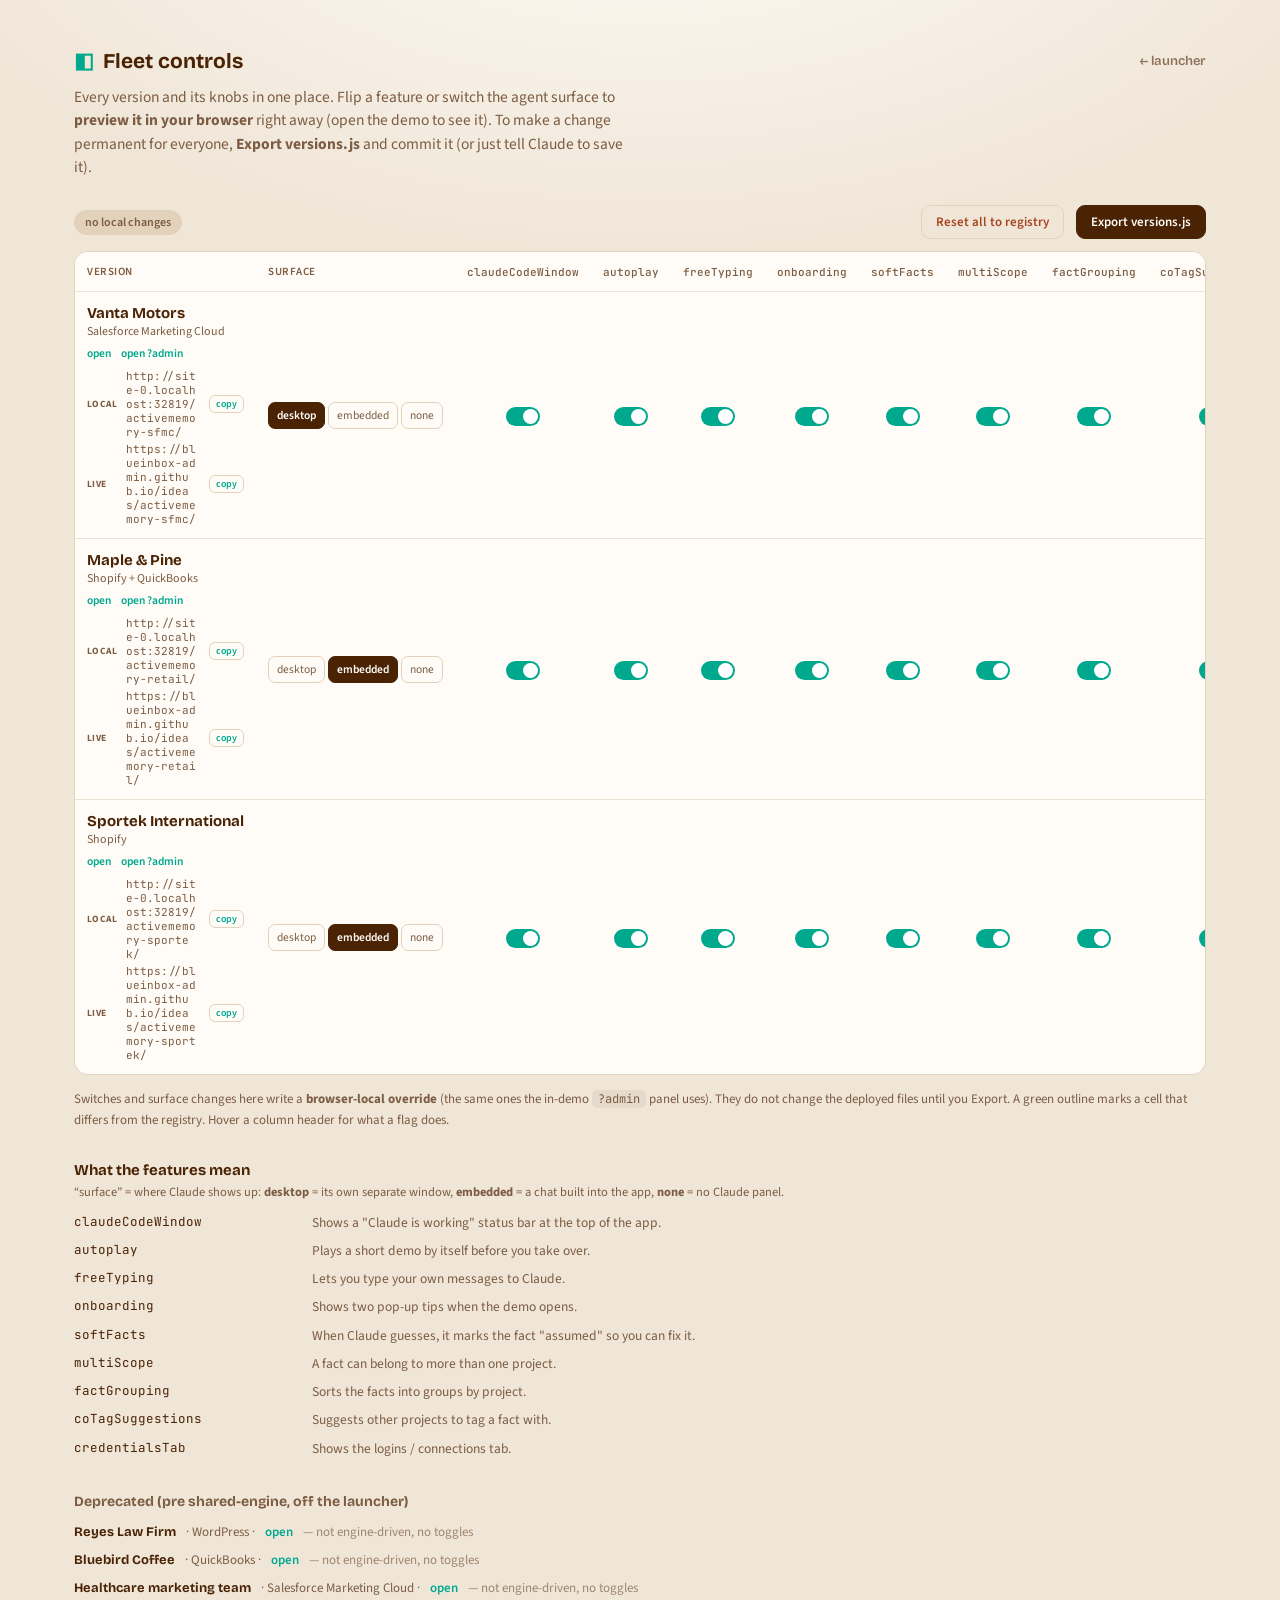
<file: admin.html>
<!DOCTYPE html>
<html lang="en">
<head>
<meta charset="UTF-8">
<meta name="viewport" content="width=device-width, initial-scale=1.0">
<title>Active Memory · Fleet controls</title>
<link rel="preconnect" href="https://fonts.googleapis.com">
<link rel="preconnect" href="https://fonts.gstatic.com" crossorigin>
<link href="https://fonts.googleapis.com/css2?family=Bricolage+Grotesque:opsz,wght@12..96,500;12..96,600;12..96,700&family=Source+Sans+3:wght@400;500;600&family=JetBrains+Mono:wght@400;500&display=swap" rel="stylesheet">
<style>
  :root {
    --ink: 74 35 5; --ink-soft: 124 92 66;
    --surface: 255 252 247; --bg: 240 230 216; --sand: 226 210 188;
    --secondary: 0 168 142; --amber: 176 122 18; --danger: 168 67 31;
  }
  * { box-sizing: border-box; }
  body { margin: 0; min-height: 100vh; font-family: "Source Sans 3", system-ui, sans-serif; color: rgb(var(--ink));
    background: radial-gradient(1100px 600px at 50% -10%, rgb(var(--surface)), transparent 70%), rgb(var(--bg)); }
  .wrap { max-width: 1180px; margin: 0 auto; padding: 48px 24px 90px; }
  .brand { display: flex; align-items: center; gap: 9px; font-family: "Bricolage Grotesque", sans-serif; font-weight: 700; font-size: 21px; }
  .brand .mark { color: rgb(var(--secondary)); }
  .brand a { color: inherit; text-decoration: none; opacity: .6; font-size: 13px; font-weight: 600; margin-left: auto; }
  .brand a:hover { opacity: 1; }
  .lede { margin: 12px 0 0; font-size: 15.5px; color: rgb(var(--ink-soft)); max-width: 70ch; line-height: 1.5; }

  .toolbar { display: flex; align-items: center; gap: 12px; margin: 26px 0 12px; flex-wrap: wrap; }
  .badge { font-size: 12px; font-weight: 600; border-radius: 999px; padding: 4px 11px; background: rgb(var(--sand)); color: rgb(var(--ink-soft)); }
  .badge.dirty { background: rgb(var(--secondary)); color: #fff; }
  .btn { font: inherit; font-size: 13px; font-weight: 600; padding: 7px 14px; border-radius: 9px; border: 1px solid rgb(var(--sand)); background: rgb(var(--surface)); color: rgb(var(--ink)); cursor: pointer; }
  .btn:hover { border-color: rgb(var(--secondary) / .6); }
  .btn.primary { background: rgb(var(--ink)); color: rgb(var(--surface)); border-color: rgb(var(--ink)); }
  .btn.ghost { background: none; }
  .btn.danger { color: rgb(var(--danger)); }
  .spacer { flex: 1; }

  .tablewrap { overflow-x: auto; border: 1px solid rgb(var(--sand)); border-radius: 14px; background: rgb(var(--surface)); }
  table { border-collapse: collapse; width: 100%; min-width: 860px; }
  th, td { text-align: left; padding: 12px 12px; border-bottom: 1px solid rgb(var(--sand) / .6); white-space: nowrap; }
  thead th { position: sticky; top: 0; background: rgb(var(--surface)); font-size: 11px; text-transform: uppercase; letter-spacing: .05em; color: rgb(var(--ink-soft)); font-weight: 600; z-index: 1; }
  thead th.feat { font-family: "JetBrains Mono", monospace; text-transform: none; letter-spacing: 0; font-weight: 500; font-size: 11px; }
  tbody tr:last-child td { border-bottom: none; }
  tbody tr.dirty { background: rgb(var(--secondary) / .05); }
  .vname { font-family: "Bricolage Grotesque", sans-serif; font-weight: 700; font-size: 15px; }
  .vmeta { font-size: 12px; color: rgb(var(--ink-soft)); margin-top: 1px; }
  .vlinks { margin-top: 5px; display: flex; gap: 10px; }
  .vlinks a { font-size: 11.5px; font-weight: 600; color: rgb(var(--secondary)); text-decoration: none; }
  .vlinks a:hover { text-decoration: underline; }
  .paths { margin-top: 7px; display: flex; flex-direction: column; gap: 3px; white-space: normal; }
  .path { display: flex; align-items: center; gap: 7px; font-family: "JetBrains Mono", monospace; font-size: 11px; }
  .path .pl { flex: 0 0 32px; text-transform: uppercase; letter-spacing: .04em; font-family: "Source Sans 3", sans-serif; font-size: 9.5px; font-weight: 700; color: rgb(var(--ink-soft)); }
  .path .purl { color: rgb(var(--ink-soft)); text-decoration: none; word-break: break-all; }
  .path .purl:hover { color: rgb(var(--secondary)); text-decoration: underline; }
  .path .cp { font-family: "Source Sans 3", sans-serif; font-size: 10px; font-weight: 600; color: rgb(var(--secondary)); background: none; border: 1px solid rgb(var(--sand)); border-radius: 6px; padding: 1px 6px; cursor: pointer; flex: 0 0 auto; }
  .path .cp:hover { border-color: rgb(var(--secondary) / .6); }

  .glossary { margin-top: 30px; }
  .glossary h3 { font-family: "Bricolage Grotesque", sans-serif; font-size: 15px; margin: 0 0 4px; }
  .glossary .gsub { font-size: 12.5px; color: rgb(var(--ink-soft)); margin: 0 0 12px; }
  .glossary dl { margin: 0; display: grid; grid-template-columns: minmax(150px, 220px) 1fr; gap: 8px 18px; }
  .glossary dt { font-family: "JetBrains Mono", monospace; font-size: 12.5px; color: rgb(var(--ink)); }
  .glossary dd { margin: 0; font-size: 13.5px; color: rgb(var(--ink-soft)); line-height: 1.5; }

  .seg { display: inline-flex; gap: 3px; }
  .seg button { font: inherit; font-size: 11.5px; padding: 4px 8px; border: 1px solid rgb(var(--sand)); background: rgb(var(--surface)); color: rgb(var(--ink-soft)); border-radius: 7px; cursor: pointer; }
  .seg button.sel { background: rgb(var(--ink)); color: rgb(var(--surface)); border-color: rgb(var(--ink)); font-weight: 600; }

  .sw { position: relative; width: 34px; height: 19px; border-radius: 999px; background: rgb(var(--sand)); cursor: pointer; transition: background .12s; display: inline-block; vertical-align: middle; }
  .sw.on { background: rgb(var(--secondary)); }
  .sw::after { content: ""; position: absolute; top: 2px; left: 2px; width: 15px; height: 15px; border-radius: 50%; background: #fff; transition: left .12s; }
  .sw.on::after { left: 17px; }
  td.cell { text-align: center; }
  td.cell.ov { box-shadow: inset 0 0 0 2px rgb(var(--secondary) / .35); border-radius: 6px; }

  .note { margin-top: 14px; font-size: 13px; color: rgb(var(--ink-soft)); line-height: 1.6; }
  .note code { font-family: "JetBrains Mono", monospace; font-size: 12px; background: rgb(74 35 5 / .06); padding: 1px 6px; border-radius: 5px; }

  .dep { margin-top: 34px; }
  .dep h3 { font-family: "Bricolage Grotesque", sans-serif; font-size: 14px; margin: 0 0 8px; color: rgb(var(--ink-soft)); }
  .dep .row { display: flex; align-items: center; gap: 10px; font-size: 13px; color: rgb(var(--ink-soft)); padding: 5px 0; }
  .dep .row a { color: rgb(var(--secondary)); text-decoration: none; font-weight: 600; }

  /* export overlay */
  .overlay { position: fixed; inset: 0; background: rgb(40 22 6 / .5); display: none; align-items: center; justify-content: center; padding: 24px; z-index: 50; }
  .overlay.open { display: flex; }
  .modal { background: rgb(var(--surface)); border-radius: 16px; width: min(760px, 100%); max-height: 86vh; display: flex; flex-direction: column; overflow: hidden; box-shadow: 0 24px 70px rgb(40 22 6 / .4); }
  .modal header { padding: 16px 20px; border-bottom: 1px solid rgb(var(--sand)); display: flex; align-items: center; gap: 12px; }
  .modal header b { font-family: "Bricolage Grotesque", sans-serif; font-size: 16px; }
  .modal header .x { margin-left: auto; cursor: pointer; font-size: 20px; color: rgb(var(--ink-soft)); background: none; border: none; }
  .modal .body { padding: 16px 20px; overflow: auto; }
  .modal p { margin: 0 0 12px; font-size: 13.5px; color: rgb(var(--ink-soft)); line-height: 1.55; }
  textarea { width: 100%; height: 340px; font-family: "JetBrains Mono", monospace; font-size: 12px; line-height: 1.5; border: 1px solid rgb(var(--sand)); border-radius: 10px; padding: 12px; resize: vertical; color: rgb(var(--ink)); background: #fffdf9; }
</style>
</head>
<body>
  <div class="wrap">
    <div class="brand"><span class="mark">◧</span>Fleet controls <a href="./">← launcher</a></div>
    <p class="lede">Every version and its knobs in one place. Flip a feature or switch the agent surface to <b>preview it in your browser</b> right away (open the demo to see it). To make a change permanent for everyone, <b>Export versions.js</b> and commit it (or just tell Claude to save it).</p>

    <div class="toolbar">
      <span class="badge" id="dirtyBadge">no local changes</span>
      <span class="spacer"></span>
      <button class="btn ghost danger" id="resetAll">Reset all to registry</button>
      <button class="btn primary" id="exportBtn">Export versions.js</button>
    </div>

    <div class="tablewrap">
      <table id="matrix"><thead></thead><tbody></tbody></table>
    </div>

    <p class="note">Switches and surface changes here write a <b>browser-local override</b> (the same ones the in-demo <code>?admin</code> panel uses). They do not change the deployed files until you Export. A green outline marks a cell that differs from the registry. Hover a column header for what a flag does.</p>

    <div class="glossary" id="glossary"></div>

    <div class="dep" id="dep"></div>
  </div>

  <div class="overlay" id="overlay">
    <div class="modal">
      <header><b>versions.js</b><span style="font-size:12px;color:rgb(var(--ink-soft))">effective registry with your changes baked in</span><button class="x" id="closeModal">×</button></header>
      <div class="body">
        <p>This is the full <code style="font-family:'JetBrains Mono',monospace">versions.js</code> reflecting the current matrix. Paste it over the file and commit, or tell Claude "save the registry" and it will write this for you.</p>
        <button class="btn primary" id="copyBtn" style="margin-bottom:12px">Copy to clipboard</button>
        <textarea id="exportText" spellcheck="false" readonly></textarea>
      </div>
    </div>
  </div>

  <script src="shared/engine/defaults.js?v=4"></script>
  <script src="versions.js?v=1"></script>
  <script>
  (function () {
    var DEF = (window.DEMO_DEFAULTS && window.DEMO_DEFAULTS.features) || {};
    var FLAGS = Object.keys(DEF);
    var SURFACES = ['desktop', 'embedded', 'none'];
    var VERSIONS = window.VERSIONS || [];
    var engine = VERSIONS.filter(function (v) { return !v.hidden; });
    var deprecated = VERSIONS.filter(function (v) { return v.hidden; });

    // ---- paths: where each version lives, local vs deployed ----
    var REMOTE_BASE = 'https://blueinbox-admin.github.io/ideas';
    var LOCAL_BASE = location.origin + location.pathname.replace(/admin\.html?$/i, '').replace(/\/$/, '');
    function localUrl(slug) { return LOCAL_BASE + '/' + slug + '/'; }
    function remoteUrl(slug) { return REMOTE_BASE + '/' + slug + '/'; }

    // ---- what each feature flag actually does (matches the engine) ----
    var FEATURE_DESC = {
      claudeCodeWindow: 'Shows a "Claude is working" status bar at the top of the app.',
      autoplay: 'Plays a short demo by itself before you take over.',
      freeTyping: 'Lets you type your own messages to Claude.',
      onboarding: 'Shows two pop-up tips when the demo opens.',
      softFacts: 'When Claude guesses, it marks the fact "assumed" so you can fix it.',
      multiScope: 'A fact can belong to more than one project.',
      factGrouping: 'Sorts the facts into groups by project.',
      coTagSuggestions: 'Suggests other projects to tag a fact with.',
      credentialsTab: 'Shows the logins / connections tab.'
    };

    // ---- override storage (same keys boot.js reads) ----
    function liveFeatures(slug) { try { return JSON.parse(localStorage.getItem('am-features:' + slug) || '{}'); } catch (e) { return {}; } }
    function liveSurface(slug) { try { return localStorage.getItem('am-surface:' + slug); } catch (e) { return null; } }
    function setFeature(slug, k, val) { var c = liveFeatures(slug); c[k] = val; localStorage.setItem('am-features:' + slug, JSON.stringify(c)); }
    function setSurface(slug, s) { localStorage.setItem('am-surface:' + slug, s); }
    function resetVersion(slug) { localStorage.removeItem('am-features:' + slug); localStorage.removeItem('am-surface:' + slug); }

    // baseline (registry) and effective (registry + local) values
    function baseFeatures(v) { return Object.assign({}, DEF, v.features || {}); }
    function effFeatures(v) { return Object.assign({}, baseFeatures(v), liveFeatures(v.slug)); }
    function baseSurface(v) { return v.surface || 'desktop'; }
    function effSurface(v) { return liveSurface(v.slug) || baseSurface(v); }
    function isDirty(v) { return Object.keys(liveFeatures(v.slug)).length > 0 || !!liveSurface(v.slug); }

    // ---- render ----
    var thead = document.querySelector('#matrix thead');
    var tbody = document.querySelector('#matrix tbody');

    function renderHead() {
      var tr = document.createElement('tr');
      tr.innerHTML = '<th>Version</th><th>Surface</th>' + FLAGS.map(function (f) { return '<th class="feat" title="' + esc(FEATURE_DESC[f] || '') + '">' + f + '</th>'; }).join('');
      thead.innerHTML = ''; thead.appendChild(tr);
    }

    function renderBody() {
      tbody.innerHTML = '';
      engine.forEach(function (v) {
        var tr = document.createElement('tr');
        if (isDirty(v)) tr.className = 'dirty';

        var name = document.createElement('td');
        var lu = localUrl(v.slug), ru = remoteUrl(v.slug);
        name.innerHTML = '<div class="vname">' + esc(v.persona || v.slug) + '</div>'
          + '<div class="vmeta">' + esc(v.connector || '') + '</div>'
          + '<div class="vlinks"><a href="' + esc(lu) + '" target="_blank">open</a>'
          + '<a href="' + esc(lu) + '?admin" target="_blank">open ?admin</a>'
          + (isDirty(v) ? '<a href="#" data-reset="' + v.slug + '" style="color:rgb(var(--danger))">reset</a>' : '') + '</div>'
          + '<div class="paths">'
          +   '<div class="path"><span class="pl">local</span><a class="purl" href="' + esc(lu) + '" target="_blank">' + esc(lu) + '</a><button class="cp" data-copy="' + esc(lu) + '" title="Copy">copy</button></div>'
          +   '<div class="path"><span class="pl">live</span><a class="purl" href="' + esc(ru) + '" target="_blank">' + esc(ru) + '</a><button class="cp" data-copy="' + esc(ru) + '" title="Copy">copy</button></div>'
          + '</div>';
        tr.appendChild(name);

        // surface segmented control
        var sCell = document.createElement('td');
        var seg = document.createElement('div'); seg.className = 'seg';
        var curS = effSurface(v);
        SURFACES.forEach(function (s) {
          var b = document.createElement('button'); b.textContent = s;
          if (curS === s) b.className = 'sel';
          b.addEventListener('click', function () { setSurface(v.slug, s); rerender(); });
          seg.appendChild(b);
        });
        if (curS !== baseSurface(v)) sCell.className = 'cell ov';
        sCell.appendChild(seg); tr.appendChild(sCell);

        // feature switches
        var eff = effFeatures(v), base = baseFeatures(v), localF = liveFeatures(v.slug);
        FLAGS.forEach(function (f) {
          var td = document.createElement('td'); td.className = 'cell' + ((f in localF) ? ' ov' : '');
          var sw = document.createElement('span'); sw.className = 'sw' + (eff[f] ? ' on' : '');
          sw.title = f + ' = ' + eff[f];
          sw.addEventListener('click', function () { setFeature(v.slug, f, !eff[f]); rerender(); });
          td.appendChild(sw); tr.appendChild(td);
        });

        tbody.appendChild(tr);
      });

      // reset links
      [].forEach.call(document.querySelectorAll('[data-reset]'), function (a) {
        a.addEventListener('click', function (e) { e.preventDefault(); resetVersion(a.getAttribute('data-reset')); rerender(); });
      });
      // copy-path buttons
      [].forEach.call(document.querySelectorAll('.cp'), function (b) {
        b.addEventListener('click', function () {
          var url = b.getAttribute('data-copy');
          navigator.clipboard ? navigator.clipboard.writeText(url) : (function () { var t = document.createElement('textarea'); t.value = url; document.body.appendChild(t); t.select(); document.execCommand('copy'); t.remove(); })();
          var old = b.textContent; b.textContent = '✓'; setTimeout(function () { b.textContent = old; }, 1000);
        });
      });
    }

    function renderDep() {
      var dep = document.getElementById('dep');
      if (!deprecated.length) { dep.innerHTML = ''; return; }
      dep.innerHTML = '<h3>Deprecated (pre shared-engine, off the launcher)</h3>'
        + deprecated.map(function (v) {
            return '<div class="row"><b style="font-family:\'Bricolage Grotesque\',sans-serif;color:rgb(var(--ink))">' + esc(v.persona || v.slug) + '</b> · ' + esc(v.connector || '') + ' · <a href="./' + v.slug + '/" target="_blank">open</a> <span style="opacity:.7">— not engine-driven, no toggles</span></div>';
          }).join('');
    }

    function renderGlossary() {
      var g = document.getElementById('glossary');
      g.innerHTML = '<h3>What the features mean</h3>'
        + '<p class="gsub">“surface” = where Claude shows up: <b>desktop</b> = its own separate window, <b>embedded</b> = a chat built into the app, <b>none</b> = no Claude panel.</p>'
        + '<dl>' + FLAGS.map(function (f) {
            return '<dt>' + esc(f) + '</dt><dd>' + esc(FEATURE_DESC[f] || '') + '</dd>';
          }).join('') + '</dl>';
    }

    function renderBadge() {
      var n = engine.filter(isDirty).length;
      var b = document.getElementById('dirtyBadge');
      b.className = 'badge' + (n ? ' dirty' : '');
      b.textContent = n ? (n + ' version' + (n === 1 ? '' : 's') + ' with local changes') : 'no local changes';
    }

    function rerender() { renderBody(); renderBadge(); }

    // ---- export: regenerate versions.js with effective values baked in ----
    var HEADER = [
      '// versions.js — THE single registry for the whole fleet. One entry per version.',
      '// It holds BOTH the launcher card data AND the per-version knobs (which surface,',
      '// which features). The launcher (index.html), every demo (via boot.js), and the',
      '// admin page (admin.html) read this same file, so there is one source of truth.',
      '//',
      '// Feature flags resolve last-wins:',
      "//   shared/engine/defaults.js  ->  this entry's `features`  ->  the demo's own",
      '//   config.js `features` (rare)  ->  ?admin live toggles (localStorage).',
      ''
    ].join('\n');

    function q(s) { return JSON.stringify(s); }
    function emitFeatures(obj) {
      var ks = Object.keys(obj);
      if (!ks.length) return '{}';
      return '{ ' + ks.map(function (k) { return k + ': ' + obj[k]; }).join(', ') + ' }';
    }
    // only keep flags that differ from engine defaults -> the override object
    function featuresDiff(effObj) {
      var out = {};
      FLAGS.forEach(function (k) { if (effObj[k] !== DEF[k]) out[k] = effObj[k]; });
      return out;
    }
    function emitEntry(v) {
      var L = ['  {', '    slug: ' + q(v.slug) + ','];
      if (v.connector != null) L.push('    connector: ' + q(v.connector) + ',');
      if (v.persona != null) L.push('    persona: ' + q(v.persona) + ',');
      if (v.blurb != null) L.push('    blurb: ' + q(v.blurb) + ',');
      if (v.status != null) L.push('    status: ' + q(v.status) + ',');
      if (!v.hidden) {
        L.push('    surface: ' + q(effSurface(v)) + ',');
        L.push('    features: ' + emitFeatures(featuresDiff(effFeatures(v))) + ',');
      }
      if (v.hidden) L.push('    hidden: true,');
      L.push('  },');
      return L.join('\n');
    }
    function buildFile() {
      return HEADER + 'window.VERSIONS = [\n'
        + VERSIONS.map(emitEntry).join('\n') + '\n];\n\n'
        + '// Back-compat: anything still reading window.PROTOTYPES gets the same list.\n'
        + 'window.PROTOTYPES = window.VERSIONS;\n';
    }

    var overlay = document.getElementById('overlay');
    document.getElementById('exportBtn').addEventListener('click', function () {
      document.getElementById('exportText').value = buildFile();
      overlay.classList.add('open');
    });
    document.getElementById('closeModal').addEventListener('click', function () { overlay.classList.remove('open'); });
    overlay.addEventListener('click', function (e) { if (e.target === overlay) overlay.classList.remove('open'); });
    document.getElementById('copyBtn').addEventListener('click', function () {
      var ta = document.getElementById('exportText'); ta.select();
      navigator.clipboard ? navigator.clipboard.writeText(ta.value) : document.execCommand('copy');
      this.textContent = 'Copied ✓'; var self = this; setTimeout(function () { self.textContent = 'Copy to clipboard'; }, 1400);
    });
    document.getElementById('resetAll').addEventListener('click', function () {
      if (!confirm('Clear all local overrides and return every version to the registry?')) return;
      engine.forEach(function (v) { resetVersion(v.slug); }); rerender();
    });

    function esc(s) { return String(s == null ? '' : s).replace(/&/g, '&amp;').replace(/</g, '&lt;').replace(/>/g, '&gt;'); }

    renderHead(); renderBody(); renderGlossary(); renderDep(); renderBadge();
  })();
  </script>
</body>
</html>
</file>
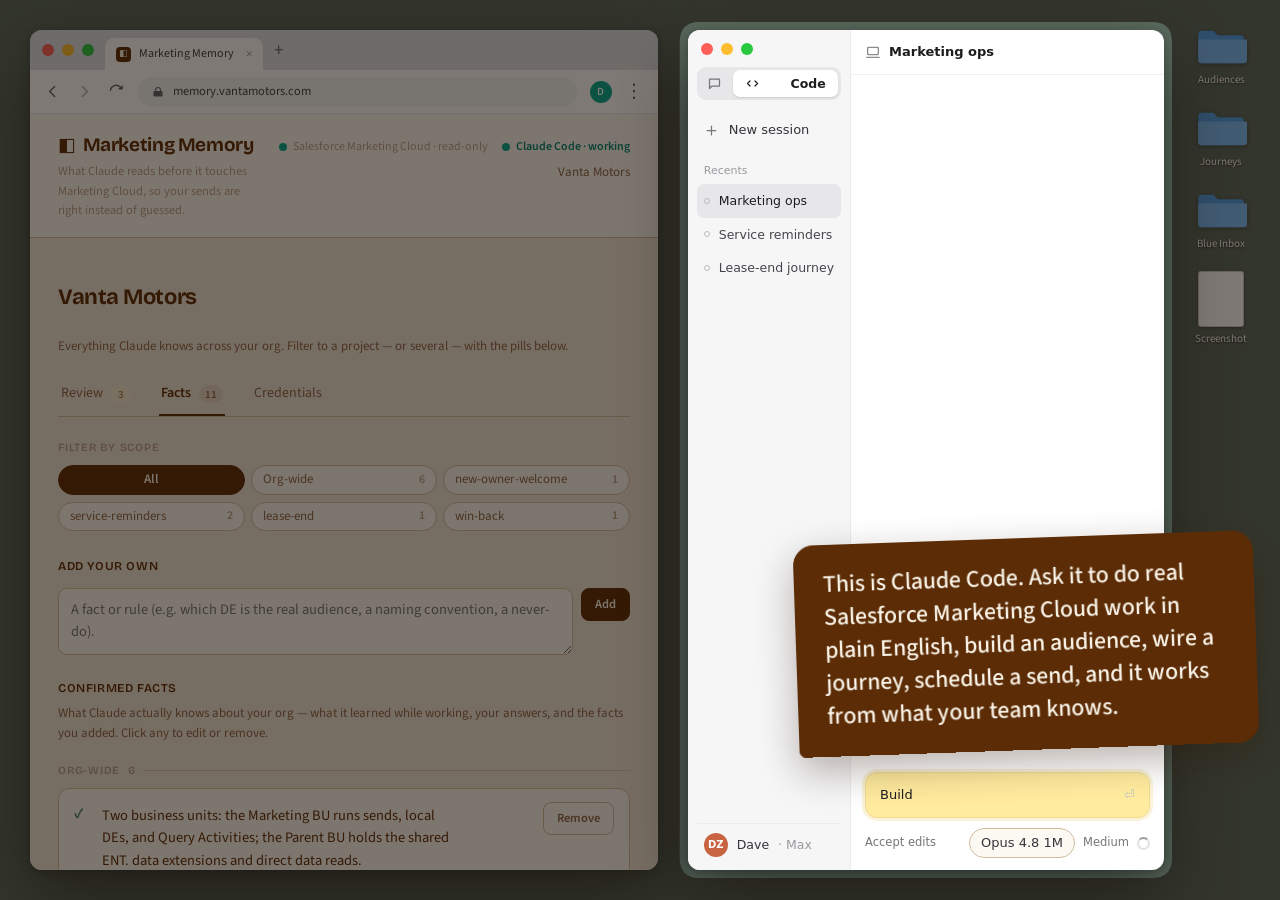
<file: shared/engine/_preview.html>
<!DOCTYPE html>
<html lang="en">
<head>
<meta charset="UTF-8">
<meta name="viewport" content="width=device-width, initial-scale=1.0">
<title>M2 preview — desktop surface</title>
<link rel="preconnect" href="https://fonts.googleapis.com">
<link rel="preconnect" href="https://fonts.gstatic.com" crossorigin>
<link href="https://fonts.googleapis.com/css2?family=Bricolage+Grotesque:opsz,wght@12..96,500;12..96,600;12..96,700&family=Source+Sans+3:wght@400;500;600&family=JetBrains+Mono:wght@400;500&display=swap" rel="stylesheet">
<link rel="stylesheet" href="shell.css">
<link rel="stylesheet" href="app.css">
<link rel="stylesheet" href="../chalk/chalk.css">
</head>
<body>

<script src="defaults.js"></script>
<script>
// ===== this is the shape of a per-demo config.js =====
window.DEMO = {
  org: { name: 'Vanta Motors', product: 'Marketing Memory', url: 'memory.vantamotors.com',
         tagline: 'What Claude reads before it touches Marketing Cloud, so your sends are right instead of guessed.' },
  connectors: [{ label: 'Salesforce Marketing Cloud', mode: 'read-only' }],
  agentSurface: 'desktop',
  agentLabel: 'Claude Code',
  desktopIcons: ['Audiences', 'Journeys', 'Blue Inbox'],
  claudeCode: { recents: ['Marketing ops', 'Service reminders', 'Lease-end journey'], crumb: 'Marketing ops' },
  scopes: ['new-owner-welcome', 'service-reminders', 'lease-end', 'win-back'],
  onboarding: [
    { which: 'cc', target: '.cc-win', corner: 'bottom-right', text: 'This is Claude Code. Ask it to do real Salesforce Marketing Cloud work in plain English, build an audience, wire a journey, schedule a send, and it works from what your team knows.' },
    { which: 'app', target: '.app-win', corner: 'top-left', text: 'This is your marketing memory. What Claude can know, it saves as a fact; what only your team can decide, it leaves as a question. Go ahead, play with it.' },
  ],
  seed: {
    facts: [
      { type: 'fact', confidence: 'observed', scopes: ['org'], content: 'Two business units: the Marketing BU runs sends, local DEs, and Query Activities; the Parent BU holds the shared ENT. data extensions and direct data reads.' },
      { type: 'mapping', confidence: 'observed', scopes: ['org'], content: 'Send and engagement row data lives only in the system data views (_Sent, _Open, _Click, _Bounce), queried in SQL, not in a regular Data Extension.' },
      { type: 'mapping', confidence: 'inferred', scopes: ['org'], content: 'Resolve a campaign to its model line (EV, truck, sedan) with the Campaign_Prefix_Model lookup DE.' },
      { type: 'fact', confidence: 'observed', scopes: ['new-owner-welcome'], content: 'The new-owner welcome is a 3-email journey that onboards buyers in their first 30 days, entered from the sales-delivered feed.' },
      { type: 'mapping', confidence: 'observed', scopes: ['service-reminders'], content: 'Service reminders join the owner roster to the service-due DE on VIN, not email, since one household can share an email.' },
      { type: 'fact', confidence: 'observed', scopes: ['lease-end'], content: 'Lease-end offers are regional: the offer DE is keyed by dealer region, so the audience must carry region to render the right incentive.' },
      { type: 'guardrail', scopes: ['org'], content: 'Never send to real owners while testing. Test to mailinator or test leads with sends off.' },
      { type: 'guardrail', scopes: ['org'], content: 'Never activate a journey or automation without a named human approving go-live.' },
      { type: 'guardrail', scopes: ['org'], content: 'Never query an audience without filtering to the opted-in roster (ENT.All_Owners_Opted_In).' },
      { type: 'guardrail', scopes: ['service-reminders'], content: 'Never send service reminders outside 8am to 8pm in the owner local time zone.' },
      { type: 'guardrail', scopes: ['win-back'], content: 'Never include an owner with an open complaint or a pending recall in a win-back promo.' },
    ],
    questions: [
      { scope: 'org', text: 'Is there one official definition of an opted-in, emailable owner, or does it genuinely differ by campaign?', rationale: 'each campaign rebuilds the audience its own way, and the canonical definition is something only your team knows.' },
      { scope: 'org', text: 'When an owner qualifies for more than one re-engagement campaign at once (win-back, lapsed), which one takes priority?', rationale: 'win-back and re-engagement overlap on the same owners, and the tiebreak is a business call Claude cannot infer.' },
      { scope: 'new-owner-welcome', text: 'If a sale falls through or a car is returned after the welcome journey starts, how should that owner come out of it, and how does the journey find out?', rationale: 'the welcome enters from the sales feed, but how a reversed sale flows back out is a business process only your team knows.' },
    ],
  },
  // the faked-but-plausible responder lives with its platform (config is JS)
  respond: function (text) {
    var t = text.toLowerCase();
    function scopeOf() {
      if (/lease|maturity/.test(t)) return 'lease-end';
      if (/win.?back|lapsed|dormant|re.?engage|inactive/.test(t)) return 'win-back';
      if (/service|reminder|recall|maintenance|oil|tire/.test(t)) return 'service-reminders';
      if (/welcome|new owner|new buyer|onboard|delivery/.test(t)) return 'new-owner-welcome';
      return 'org';
    }
    var scope = scopeOf(), lbl = scope === 'org' ? 'this campaign' : scope;
    if (/activate|go.?live|publish|launch|turn on/.test(t)) {
      if (/test_|\btest\b/.test(t)) return { reply: 'I will not activate that. **TEST_** builds never send, and no journey goes live without a named human approving it. I can run a preview to a mailinator address with sends off so you can see it safely.' };
      return { reply: 'Going live is a human decision, not mine, so I will not flip that on from here. I have put the go-live owner on Review.', memory: { kind: 'question', scope: scope, text: 'Who signs off on go-live for ' + lbl + ', and what has to be true first?', why: 'Activating a real send is a call only your team can own.' } };
    }
    if (/who |approve|sign.?off|owner|consent|opt.?out|opt.?in|unsubscrib|should we|priorit|decide|allowed/.test(t)) {
      return { reply: 'That is a call only your team can own, so I will not guess at it. I have added it to Review for you to answer.', memory: { kind: 'question', scope: scope, text: text.trim().replace(/[.?!]+$/, '') + '?', why: 'Only your team can own this one.' } };
    }
    if (/mailinator|preview|test send/.test(t)) return { reply: 'I will send that as a preview to a mailinator address with sends off, never to real owners. That follows your testing guardrail.' };
    if (/schedule|blast|deploy|\bsend\b|sending|when should/.test(t)) {
      return { reply: 'Before I schedule for ' + lbl + ', I need your send window. I do not have quiet hours or a weekly frequency cap saved for it, so I have flagged it on Review.', memory: { kind: 'question', scope: scope, text: 'What are the send-window and frequency rules for ' + lbl + ' (quiet hours, weekly cap per owner)?', why: 'Send timing is your policy, not something Claude can infer.' } };
    }
    if (/audience|segment|build|query|list|pull|data extension|\bde\b|who gets|recipients/.test(t)) {
      return { tool: { tool: 'SFMC', action: 'build query · ' + scope, result: 'audience from ENT.All_Owners_Opted_In' }, reply: 'I will build the ' + lbl + ' audience from **ENT.All_Owners_Opted_In** (your Org-wide opt-in rule) and point at the production data extension, not a TEST_ copy. Saving the recipe so it stays consistent.', memory: { kind: 'fact', soft: true, scope: scope, text: 'The ' + lbl + ' audience starts from ENT.All_Owners_Opted_In, filtered to ' + lbl + ' criteria.' } };
    }
    if (/report|metric|open rate|click|bounce|stats|performance|results|analytic/.test(t)) return { reply: 'Engagement data lives in the system data views (_Open, _Click, _Bounce), queried in SQL, not in a regular data extension. I will pull the ' + lbl + ' results from there.' };
    return null; // engine fallback handles the rest
  },
};

window.TRANSCRIPT = [
  { you: 'Build the audience query for the 90-day service reminder send.',
    steps: [
      { tool: 'SFMC', action: 'list data extensions · service-reminders', result: 'Service_Due_90d, TEST_Service_Due_90d, Service_Due_Working' },
      { say: 'Three lookalike data extensions here. Which one is the real production audience, versus a QA copy?' },
      { u: 'Service_Due_90d is prod. The TEST_ and _Working ones are QA.' },
      { say: 'Got it. Querying **Service_Due_90d** and filtering to the opted-in roster.' },
    ],
    memory: { kind: 'fact', scope: 'service-reminders', text: 'Service_Due_90d is the production audience for service reminders. TEST_Service_Due_90d and Service_Due_Working are QA copies.' } },
  { you: 'Reading the shared owner roster is throwing "Invalid object name."',
    steps: [
      { say: 'That is almost always a business-unit mismatch: shared **ENT.** data extensions have to be read with the **Parent BU** credentials, and the Marketing BU keys throw exactly this error. Since I am inferring this from the error, I have saved it as an assumption for you to correct if it is off.' },
    ],
    memory: { kind: 'mapping', scope: 'org', soft: true, text: 'Direct reads of shared ENT. data extensions use the Parent BU credentials. The Marketing BU keys error with "Invalid object name." Sends and local DEs use the Marketing BU.' } },
];
</script>
<script src="../chalk/chalk.js"></script>
<script src="surface.js"></script>
<script src="app.js"></script>
<script src="convo.js"></script>
</body>
</html>
</file>
<file: activememory-quickbooks/styles.css>
/* ===== Palette 15 (lifted from web/app/globals.css — the real app) =====
     Warm sandy PAGE, cream SURFACES floating on it, chocolate-brown ink/primary,
     teal as a sparing accent. The personality lives in --bg showing between cards. */
  :root {
    --bg: 240 230 216;          /* warm sandy page */
    --surface: 252 248 242;     /* near-white cream card */
    --ink: 92 44 6;             /* chocolate brown text */
    --ink-muted: 140 100 70;
    --ink-soft: 185 160 138;
    --heading: 92 44 6;
    --link: 0 168 142;          /* teal */
    --link-hover: 0 132 112;
    --primary: 92 44 6;         /* chocolate */
    --primary-hover: 62 28 0;
    --on-primary: 250 244 232;
    --secondary: 0 168 142;     /* teal */
    --secondary-hover: 0 132 112;
    --success: 76 128 119;
    --on-success: 196 252 240;
    --sand: 210 188 158;        /* borders */
    --sand-light: 215 238 228;
    --amber: 176 124 52;
    --amber-bg: 245 234 214;
    --focus: 0 168 142;
    --font-display: 'Bricolage Grotesque', sans-serif;
    --font-body: 'Source Sans 3', -apple-system, BlinkMacSystemFont, 'Segoe UI', system-ui, sans-serif;
    --font-mono: 'JetBrains Mono', ui-monospace, SFMono-Regular, Menlo, monospace;
  }
  * { box-sizing: border-box; }
  html, body { margin: 0; padding: 0; height: 100%; }
  body {
    font-family: var(--font-body);
    color: rgb(var(--ink));
    background: rgb(var(--bg));
    font-size: 14.5px;
    line-height: 1.55;
    -webkit-font-smoothing: antialiased;
  }
  h1, h2, h3, .display, .brand, .scope-title, .tree-label, .legend { font-family: var(--font-display); }

  /* ===== the desktop: a real wallpaper, with two SEPARATE apps on it ===== */
  .desktop {
    position: relative; height: 100vh; box-sizing: border-box;
    padding: 30px 116px 30px 30px;   /* right strip left clear for desktop icons */
    display: flex; gap: 30px; background: #5a6a5e; overflow: hidden;
  }
  .wallpaper { position: absolute; inset: 0; width: 100%; height: 100%; object-fit: cover; z-index: 0; }

  /* pretend desktop icons down the right edge */
  .desktop-icons { position: absolute; top: 24px; right: 10px; z-index: 1; width: 98px; display: flex; flex-direction: column; align-items: center; gap: 20px; }
  .dicon { display: flex; flex-direction: column; align-items: center; gap: 5px; width: 100%; cursor: default; }
  .dicon svg { width: 52px; height: 44px; filter: drop-shadow(0 1px 2px rgba(0,0,0,.35)); }
  .dicon .thumb { width: 46px; height: 56px; border-radius: 3px; background: #fff; border: 1px solid rgba(0,0,0,.2); box-shadow: 0 1px 3px rgba(0,0,0,.35); }
  .dicon span { font-size: 11px; line-height: 1.2; color: #fff; text-align: center; text-shadow: 0 1px 2px rgba(0,0,0,.7); max-width: 110px; }

  /* shared window chrome: rounded corners + a real drop shadow */
  .win { position: relative; z-index: 2; display: flex; flex-direction: column; min-height: 0; overflow: hidden; border-radius: 12px;
    box-shadow: 0 28px 70px rgba(0,0,0,.45), 0 2px 10px rgba(0,0,0,.25); }
  .app-win { flex: 1 1 auto; min-width: 0; background: #fff; }
  .app-scroll { flex: 1 1 auto; min-height: 0; overflow-y: auto; background: rgb(var(--bg)); }

  /* ----- Chrome browser chrome (Zoutcomes is a WEB APP) ----- */
  .chrome-tabs { flex: 0 0 auto; display: flex; align-items: flex-end; gap: 11px; height: 40px; padding: 0 12px; background: #dee1e6; }
  .chrome-dots { display: flex; gap: 8px; align-self: center; }
  .chrome-dots i { width: 12px; height: 12px; border-radius: 50%; display: block; }
  .chrome-dots i:nth-child(1) { background: #ff5f57; }
  .chrome-dots i:nth-child(2) { background: #febc2e; }
  .chrome-dots i:nth-child(3) { background: #28c840; }
  .chrome-tab { display: flex; align-items: center; gap: 8px; height: 32px; padding: 0 11px; background: #fff; border-radius: 9px 9px 0 0; font-size: 12px; color: #3c4043; max-width: 230px; }
  .chrome-tab .fav { width: 15px; height: 15px; border-radius: 4px; background: rgb(var(--primary)); color: rgb(var(--on-primary)); display: grid; place-items: center; font-size: 9px; flex: 0 0 auto; }
  .chrome-tab .tname { overflow: hidden; text-overflow: ellipsis; white-space: nowrap; }
  .chrome-tab .x { margin-left: 4px; color: #9aa0a6; font-size: 13px; }
  .chrome-newtab { align-self: center; color: #5f6368; font-size: 19px; line-height: 1; }
  .chrome-toolbar { flex: 0 0 auto; display: flex; align-items: center; gap: 13px; height: 44px; padding: 0 14px; background: #fff; border-bottom: 1px solid #e7e9ec; }
  .chrome-nav { display: flex; gap: 15px; color: #5f6368; }
  .chrome-nav svg { width: 17px; height: 17px; }
  .chrome-omni { flex: 1 1 auto; display: flex; align-items: center; gap: 9px; height: 30px; padding: 0 14px; background: #f1f3f4; border-radius: 16px; font-size: 12.5px; color: #3c4043; }
  .chrome-omni .lock { color: #5f6368; flex: 0 0 auto; }
  .chrome-omni .lock svg { width: 12px; height: 12px; display: block; }
  .chrome-menu { color: #5f6368; font-size: 19px; line-height: 1; flex: 0 0 auto; }
  .chrome-avatar { width: 22px; height: 22px; border-radius: 50%; background: rgb(var(--secondary)); color: #fff; display: grid; place-items: center; font-size: 11px; font-weight: 600; flex: 0 0 auto; }

  /* ===== topbar ===== */
  .topbar { flex: 0 0 auto; position: sticky; top: 0; z-index: 2; border-bottom: 1px solid rgb(var(--sand)); background: rgb(var(--surface)); }
  .topbar-inner { max-width: 1100px; margin: 0 auto; padding: 16px 28px; display: flex; align-items: baseline; justify-content: space-between; gap: 14px; }
  .brand { font-size: 19px; font-weight: 700; letter-spacing: -0.02em; color: rgb(var(--heading)); }
  .brand .mark { color: rgb(var(--heading)); margin-right: 7px; }
  .tagline { font-size: 12.5px; color: rgb(var(--ink-soft)); margin-top: 3px; }
  .topbar-right { display: flex; flex-direction: column; align-items: flex-end; gap: 6px; }
  .org { font-size: 13px; color: rgb(var(--ink-muted)); }

  /* connection indicator: two dots — this app + Claude Code */
  .conn { display: flex; align-items: center; gap: 14px; font-size: 12px; }
  .conn-item { display: inline-flex; align-items: center; gap: 6px; color: rgb(var(--ink-soft)); white-space: nowrap; }
  .conn-dot { width: 8px; height: 8px; border-radius: 50%; background: rgb(var(--ink-soft)); flex: 0 0 auto; }
  .conn-dot.app { background: rgb(var(--secondary)); }
  .conn-working { color: rgb(var(--secondary-hover)); font-weight: 600; }
  .conn-working .conn-dot { background: rgb(var(--secondary)); }
  .conn-dot.pulse { animation: conn-pulse 1.6s ease-in-out infinite; }
  @keyframes conn-pulse {
    0%, 100% { box-shadow: 0 0 0 0 rgb(var(--secondary) / 0.5); }
    50%      { box-shadow: 0 0 0 5px rgb(var(--secondary) / 0); }
  }

  /* ===== two-column folder layout ===== */
  .layout { flex: 1 1 auto; width: 100%; max-width: 820px; margin: 0 auto; display: block; }
  .sidebar { padding: 22px 14px 60px; border-right: 1px solid rgb(var(--sand)); min-height: 70vh; }
  .content { padding: 22px 28px 80px; min-width: 0; }

  /* sidebar / folder tree */
  .tree-label { font-size: 11px; font-weight: 600; text-transform: uppercase; letter-spacing: 0.08em; color: rgb(var(--ink-soft)); padding: 0 10px; margin: 4px 0 8px; }
  .tree-item {
    display: flex; align-items: center; gap: 9px; width: 100%; text-align: left;
    padding: 8px 10px; border-radius: 9px; border: 1px solid transparent;
    color: rgb(var(--ink-muted)); text-decoration: none; font-size: 14px; cursor: pointer; background: none;
  }
  .tree-item:hover { background: rgb(var(--sand-light) / 0.6); color: rgb(var(--ink)); }
  .tree-item.active { background: rgb(var(--surface)); border-color: rgb(var(--sand)); color: rgb(var(--ink)); font-weight: 600; }
  .tree-item.root { font-weight: 600; color: rgb(var(--ink)); }
  .tree-ico { width: 16px; flex: 0 0 auto; opacity: 0.85; }
  .tree-name { flex: 1 1 auto; min-width: 0; overflow: hidden; text-overflow: ellipsis; white-space: nowrap; }
  .tree-count { font-size: 11px; font-weight: 600; min-width: 19px; height: 18px; padding: 0 6px; display: inline-grid; place-items: center; border-radius: 9px; background: rgb(var(--amber-bg)); color: rgb(var(--amber)); }
  .tree-count.zero { background: rgb(var(--sand-light)); color: rgb(var(--ink-soft)); }
  .tree-divider { height: 1px; background: rgb(var(--sand)); margin: 12px 8px; }
  .new-project { display: flex; gap: 6px; margin: 14px 10px 0; }
  .new-project input { flex: 1 1 auto; min-width: 0; font: inherit; font-size: 13px; border: 1px solid rgb(var(--sand)); border-radius: 8px; padding: 6px 9px; background: rgb(var(--surface)); color: rgb(var(--ink)); }
  .new-project input::placeholder { color: rgb(var(--ink-soft)); }
  .new-project button { flex: 0 0 auto; width: 30px; cursor: pointer; font: inherit; font-size: 17px; line-height: 1; border: 1px solid rgb(var(--sand)); border-radius: 8px; background: rgb(var(--surface)); color: rgb(var(--ink-muted)); }
  .new-project button:hover { border-color: rgb(var(--primary)); color: rgb(var(--primary)); }

  /* content header */
  .scope-head { display: flex; align-items: baseline; gap: 10px; margin-bottom: 4px; }
  .scope-title { font-size: 22px; font-weight: 700; letter-spacing: -0.02em; color: rgb(var(--heading)); margin: 0; }
  .scope-kind { font-size: 12px; font-weight: 600; text-transform: uppercase; letter-spacing: 0.05em; color: rgb(var(--ink-muted)); }
  .scope-sub { font-size: 13px; color: rgb(var(--ink-muted)); margin: 0 0 18px; max-width: 620px; }

  /* tabs */
  .tabs { display: flex; gap: 26px; border-bottom: 1px solid rgb(var(--sand)); margin: 6px 0 22px; }
  .tab { appearance: none; background: none; border: none; cursor: pointer; font: inherit; font-size: 14px; padding: 9px 2px; color: rgb(var(--ink-muted)); border-bottom: 2px solid transparent; display: flex; align-items: center; gap: 8px; position: relative; }
  .tab > * { position: relative; z-index: 1; }
  .tab:hover { color: rgb(var(--ink)); }
  .tab.active { color: rgb(var(--heading)); border-bottom-color: rgb(var(--primary)); font-weight: 600; }
  /* a tab that gained a new item while you were on another tab: a slow teal breath
     behind the label (matches memoryapp). Pseudo-element so nothing reflows. */
  .tab.flash::before {
    content: ''; position: absolute; inset: 1px -8px; z-index: 0; border-radius: 8px;
    background: rgb(var(--secondary) / 0.18); pointer-events: none;
    animation: bg-flash 3.2s ease-in-out;
  }
  @keyframes bg-flash { 0%, 100% { opacity: 0; } 50% { opacity: 1; } }
  /* browser-tab title shows a count when proactive items arrive while you're away */
  .chrome-tab .tname.has-unseen { color: rgb(var(--secondary)); font-weight: 600; }
  .badge { display: inline-grid; place-items: center; min-width: 20px; height: 18px; padding: 0 6px; font-size: 11px; font-weight: 600; border-radius: 9px; background: rgb(var(--sand) / 0.35); color: rgb(var(--ink-muted)); }
  .badge.amber { background: rgb(var(--amber-bg)); color: rgb(var(--amber)); }

  /* sections */
  .legend { font-size: 12px; font-weight: 600; text-transform: uppercase; letter-spacing: 0.05em; color: rgb(var(--heading)); margin: 26px 0 6px; }
  .legend:first-child { margin-top: 0; }
  .note { font-size: 13px; color: rgb(var(--ink-muted)); margin: 0 0 14px; max-width: 640px; }

  /* memory cards — cream surfaces floating on the sandy page */
  .card { display: flex; align-items: flex-start; gap: 12px; padding: 13px 15px; background: rgb(var(--surface)); border: 1px solid rgb(var(--sand)); border-radius: 12px; margin-bottom: 9px; }
  .card .body { flex: 1 1 auto; min-width: 0; }
  .card .content { color: rgb(var(--ink)); }
  .card .meta { font-size: 11px; color: rgb(var(--ink-soft)); margin-top: 5px; display: flex; gap: 8px; align-items: center; flex-wrap: wrap; }
  .type-pill { display: inline-block; font-size: 10px; font-weight: 600; text-transform: uppercase; letter-spacing: 0.03em; padding: 1px 6px; border-radius: 5px; background: rgb(var(--sand-light)); color: rgb(var(--success)); margin-right: 7px; }
  .type-pill.guardrail { background: rgb(var(--amber-bg)); color: rgb(var(--amber)); }
  .type-pill.mapping { background: rgb(var(--secondary) / 0.12); color: rgb(var(--secondary-hover)); }
  .proj-tag { font-size: 10.5px; font-weight: 600; padding: 1px 7px; border-radius: 5px; background: rgb(var(--primary) / 0.08); color: rgb(var(--primary)); }
  .proj-tag.root { background: rgb(var(--secondary) / 0.12); color: rgb(var(--secondary-hover)); }
  .tick { color: rgb(var(--success)); font-weight: 700; flex: 0 0 auto; margin-top: 1px; }

  .actions { display: flex; gap: 6px; flex: 0 0 auto; }
  .btn { appearance: none; cursor: pointer; font: inherit; font-size: 12.5px; font-weight: 600; padding: 6px 13px; border-radius: 8px; border: 1px solid rgb(var(--sand)); background: rgb(var(--surface)); color: rgb(var(--ink)); }
  .btn:hover { border-color: rgb(var(--ink-soft)); }
  .btn.primary { background: rgb(var(--primary)); border-color: rgb(var(--primary)); color: rgb(var(--on-primary)); }
  .btn.primary:hover { background: rgb(var(--primary-hover)); border-color: rgb(var(--primary-hover)); }
  .btn.ghost { color: rgb(var(--ink-muted)); }
  .card .content.editable { cursor: text; border-radius: 7px; margin: -3px -6px; padding: 3px 6px; transition: background 0.12s; }
  .card .content.editable:hover { background: rgb(var(--sand-light)); }
  .card .content.editable:focus-visible { outline: 2px solid rgb(var(--focus) / 0.4); }
  /* click-to-edit a saved fact/guardrail: text swaps to a textarea, Remove swaps to
     Save/Cancel — card width/height stay put. (Mirrors the real app.) */
  .card.editing { align-items: flex-start; }
  .edit-row { display: flex; align-items: flex-start; gap: 7px; width: 100%; }
  .edit-input {
    font: inherit; flex: 1 1 auto; width: 100%; box-sizing: border-box;
    border: 1px solid rgb(var(--sand)); border-radius: 7px;
    padding: 2px 6px; margin: -3px 0; background: rgb(var(--surface)); color: rgb(var(--ink));
    resize: none; overflow: hidden; min-height: 0; line-height: 1.55;
  }
  .edit-input:focus { outline: 2px solid rgb(var(--focus) / 0.4); border-color: rgb(var(--focus)); }

  /* add form */
  .addform { display: flex; gap: 8px; margin-top: 12px; align-items: flex-start; }
  .addform textarea { flex: 1 1 auto; font: inherit; border: 1px solid rgb(var(--sand)); border-radius: 9px; padding: 10px 12px; background: rgb(var(--surface)); color: rgb(var(--ink)); resize: vertical; min-height: 44px; }
  .addform textarea::placeholder { color: rgb(var(--ink-soft)); }
  .addform textarea:focus { outline: 2px solid rgb(var(--focus) / 0.4); border-color: rgb(var(--focus)); }

  /* proactive question cards */
  .qcard { align-items: flex-start; }
  .qcard .content { font-weight: 600; padding: 0; }
  .qwhy { font-size: 12px; color: rgb(var(--ink-soft)); margin-top: 6px; }
  .qform { margin-top: 10px; display: flex; flex-direction: column; gap: 8px; }
  .qform textarea { font: inherit; border: 1px solid rgb(var(--sand)); border-radius: 9px; padding: 10px 12px; background: rgb(var(--surface)); color: rgb(var(--ink)); resize: vertical; min-height: 44px; width: 100%; }
  .qform textarea::placeholder { color: rgb(var(--ink-soft)); }
  .qform .actions { justify-content: flex-end; }
  .qskip { flex: 0 0 auto; }
  .empty { color: rgb(var(--ink-soft)); font-size: 13px; padding: 16px 0; }
  .confirmed-list { margin-top: 18px; border-top: 1px solid rgb(var(--sand)); padding-top: 16px; }
  .panel { display: none; }
  .panel.active { display: block; }

  /* ===== a peek at Claude Code, running alongside ===== */
  /* ----- Claude Code desktop app — its "Code" tab (neutral system UI, not Zoutcomes' font) ----- */
  .cc-win { flex: 0 0 clamp(440px, 42%, 620px); background: #fff; color: #1d1d1f;
    font-family: -apple-system, BlinkMacSystemFont, 'Segoe UI', Roboto, system-ui, sans-serif; }
  .ccd { display: flex; flex: 1 1 auto; min-height: 0; }
  .ccd-side { flex: 0 0 158px; display: flex; flex-direction: column; background: #f6f6f7; border-right: 1px solid #ebebed; padding: 11px 9px; min-height: 0; }
  .ccd-traffic { display: flex; gap: 8px; padding: 2px 4px 12px; }
  .ccd-traffic i { width: 12px; height: 12px; border-radius: 50%; display: block; }
  .ccd-traffic i:nth-child(1) { background: #ff5f57; }
  .ccd-traffic i:nth-child(2) { background: #febc2e; }
  .ccd-traffic i:nth-child(3) { background: #28c840; }
  /* segmented control: two icon tabs + a wider active "Code" tab with label */
  .ccd-tabs { display: flex; gap: 3px; background: #e7e7ea; border-radius: 9px; padding: 3px; margin-bottom: 13px; }
  .ccd-tab { flex: 0 0 30px; display: grid; place-items: center; height: 27px; border-radius: 7px; color: #75757a; }
  .ccd-tab.code { flex: 1 1 auto; grid-auto-flow: column; gap: 6px; font-size: 12.5px; font-weight: 600; }
  .ccd-tab.active { background: #fff; color: #1d1d1f; box-shadow: 0 1px 2px rgba(0,0,0,.12); }
  .ccd-tab svg { width: 15px; height: 15px; }
  .ccd-nav { display: flex; align-items: center; gap: 10px; padding: 7px 7px; border-radius: 7px; color: #34343a; font-size: 13px; cursor: default; }
  .ccd-nav:hover { background: #ececef; }
  .ccd-nav svg { width: 15px; height: 15px; color: #75757a; flex: 0 0 auto; }
  .ccd-nav .chev { margin-left: auto; }
  .ccd-seclabel { display: flex; align-items: center; justify-content: space-between; font-size: 11px; color: #9a9a9f; padding: 15px 7px 5px; }
  .ccd-seclabel svg { width: 13px; height: 13px; color: #b0b0b5; }
  .ccd-rec { padding: 7px 7px; border-radius: 7px; color: #45454b; font-size: 12.5px; display: flex; align-items: center; gap: 9px; white-space: nowrap; overflow: hidden; cursor: default; }
  .ccd-rec .rdot { width: 6px; height: 6px; border-radius: 50%; border: 1.5px solid #bcbcc1; flex: 0 0 auto; }
  .ccd-rec .rname { overflow: hidden; text-overflow: ellipsis; }
  .ccd-rec.active { background: #e7e7ea; color: #1d1d1f; }
  .ccd-spacer { flex: 1 1 auto; }
  .ccd-user { display: flex; align-items: center; gap: 9px; padding: 9px 7px 2px; border-top: 1px solid #ebebed; font-size: 12.5px; color: #34343a; }
  .ccd-user .av { width: 24px; height: 24px; border-radius: 50%; background: #c96442; color: #fff; display: grid; place-items: center; font-size: 10px; font-weight: 600; flex: 0 0 auto; }
  .ccd-user .pl { color: #9a9a9f; }
  .ccd-user .chev { margin-left: auto; color: #b0b0b5; }
  .ccd-user .chev svg, .ccd-nav .chev svg { width: 13px; height: 13px; }

  .ccd-main { flex: 1 1 auto; min-width: 0; display: flex; flex-direction: column; }
  .ccd-top { flex: 0 0 auto; display: flex; align-items: center; gap: 8px; padding: 12px 14px; border-bottom: 1px solid #efeff1; font-size: 13px; color: #45454b; overflow: hidden; }
  .ccd-top > svg { width: 16px; height: 16px; color: #8a8a90; flex: 0 0 auto; }
  .ccd-top .crumb { display: inline-flex; align-items: center; gap: 6px; min-width: 0; white-space: nowrap; overflow: hidden; }
  .ccd-top .crumb b { overflow: hidden; text-overflow: ellipsis; }
  .ccd-top .crumb b { color: #1d1d1f; font-weight: 600; }
  .ccd-top .crumb svg { width: 13px; height: 13px; color: #b0b0b5; }
  .ccd-top .grow { flex: 1 1 auto; }
  .ccd-convo { flex: 1 1 auto; min-height: 0; overflow-y: auto; padding: 16px 16px 8px; font-size: 13px; line-height: 1.55; }
  .ccd-u { background: #f3f3f5; border-radius: 12px; padding: 10px 13px; margin-bottom: 14px; color: #1d1d1f; }
  /* tool/file action: a small green "done" dot + a NEUTRAL code block (not green) */
  .ccd-tool { display: flex; gap: 9px; align-items: flex-start; margin: 0 0 14px; }
  .ccd-tool .gd { width: 7px; height: 7px; border-radius: 50%; background: #2ba25f; flex: 0 0 auto; margin-top: 7px; }
  .ccd-tool .code { flex: 1 1 auto; min-width: 0; background: #f6f6f7; border: 1px solid #ececee; border-radius: 8px; padding: 9px 11px; font-family: var(--font-mono); font-size: 12px; color: #3c4043; line-height: 1.5; }
  .ccd-tool .fn { color: #1d1d1f; }
  .ccd-tool .sub { display: block; margin-top: 5px; color: #8a8a90; }
  /* file edit/diff lines, like real Claude Code */
  .ccd-tool .diff { margin-top: 7px; border-top: 1px solid #ececee; padding-top: 6px; display: flex; flex-direction: column; gap: 2px; }
  .ccd-tool .dl { white-space: pre-wrap; word-break: break-word; border-radius: 3px; padding: 0 3px; }
  .ccd-tool .dl.add { color: #1f7a45; background: rgba(40, 170, 90, .10); }
  .ccd-tool .dl.del { color: #b23b3b; background: rgba(200, 70, 70, .09); }
  .ccd-a { color: #2a2a2a; margin-bottom: 14px; }
  .ccd-a .who { font-weight: 600; color: #c96442; }
  .ccd-a ul { margin: 8px 0 0; padding-left: 18px; }
  .ccd-a li { margin-bottom: 5px; }
  .ccd-a .mem { color: #1f8a6d; border-bottom: 1px dotted rgba(31,138,109,.4); }
  .ccd-compose { flex: 0 0 auto; padding: 8px 14px 12px; }
  .ccd-input { display: flex; align-items: center; justify-content: space-between; border: 1px solid #e0e0e3; border-radius: 12px; padding: 12px 14px; font-size: 13px; color: #9a9a9f; box-shadow: 0 1px 2px rgba(0,0,0,.04); }
  .ccd-input .ret { color: #c2c2c6; }
  /* highlighter on the type box while the very first prompt is typed */
  .ccd-input.hl-type { background: #ffe24d; border-color: #e8b800; transition: background .25s ease, border-color .25s ease; animation: hl-pulse 1.15s ease-in-out infinite; }
  @keyframes hl-pulse { 0%,100% { box-shadow: 0 0 0 3px rgba(240,205,55,.40), 0 2px 10px rgba(240,200,30,.22); } 50% { box-shadow: 0 0 0 4px rgba(240,205,55,.62), 0 2px 16px rgba(240,200,30,.42); } }
  .ccd-bar { display: flex; align-items: center; justify-content: space-between; gap: 10px; margin-top: 10px; font-size: 11.5px; color: #75757a; }
  .ccd-bar .grp { display: flex; align-items: center; gap: 8px; white-space: nowrap; }
  .ccd-bar .grp svg { width: 14px; height: 14px; flex: 0 0 auto; }
  .ccd-bar .pill { color: #34343a; }
  .ccd-spin { width: 13px; height: 13px; border: 2px solid #e2e2e5; border-top-color: #9a9a9f; border-radius: 50%; animation: spin .8s linear infinite; flex: 0 0 auto; }

  /* ===== interactive demo bits ===== */
  /* a just-added fact: a deep green wash fades IN, holds, then fades back OUT —
     slow and saturated so it's easy to see. */
  .card.fresh { animation: fresh-in 6.5s ease; }
  @keyframes fresh-in {
    0%   { background: rgb(var(--surface)); border-color: rgb(var(--sand)); }
    25%  { background: rgb(var(--secondary) / .32); border-color: rgb(var(--secondary) / .85); }
    60%  { background: rgb(var(--secondary) / .32); border-color: rgb(var(--secondary) / .85); }
    100% { background: rgb(var(--surface)); border-color: rgb(var(--sand)); }
  }
  /* a proactive note/question dripping in from the Claude Code chat: it slides in,
     then a deep green wash fades IN, holds, and fades OUT slowly — an unhurried
     "new" signal you can't miss. */
  .card.is-new { animation: card-arrive 7s ease both; }
  @keyframes card-arrive {
    0%   { opacity: 0; transform: translateY(-7px); background: rgb(var(--surface)); border-color: rgb(var(--sand)); }
    8%   { opacity: 1; transform: none; }
    35%  { background: rgb(var(--secondary) / .32); border-color: rgb(var(--secondary) / .85); }
    65%  { background: rgb(var(--secondary) / .32); border-color: rgb(var(--secondary) / .85); }
    100% { background: rgb(var(--surface)); border-color: rgb(var(--sand)); }
  }
  .card.leaving { position: relative; overflow: hidden; border-color: rgb(var(--secondary) / .4);
    transition: height .45s linear, opacity .45s linear, margin .45s linear, padding .45s linear, border-width .45s linear; }
  .skip-overlay { position: absolute; inset: 0; display: flex; align-items: center; justify-content: center;
    background: rgb(var(--sand-light)); border-radius: 12px; }
  .card.collapsing { height: 0 !important; opacity: 0; margin-top: 0; margin-bottom: 0; padding-top: 0; padding-bottom: 0; border-width: 0; }
  .leave-icon { font-size: 40px; line-height: 1; font-weight: 700; color: rgb(var(--secondary-hover));      /* teal ✓ for save/confirm */
    animation: leave-pop .26s cubic-bezier(.34,1.56,.64,1) both; }
  .leave-icon.skip { color: rgb(var(--ink-muted)); }                                                        /* muted ✕ for skip */
  @keyframes leave-pop { 0% { transform: scale(.3); opacity: 0; } 100% { transform: scale(1); opacity: 1; } }
  .card.hl { animation: guard-hl 2.8s ease; }
  @keyframes guard-hl { 0%, 100% { box-shadow: 0 0 0 0 rgb(var(--secondary) / 0); } 22%, 62% { box-shadow: 0 0 0 3px rgb(var(--secondary) / .5); border-color: rgb(var(--secondary)); } }
  .btn.added { background: rgb(var(--secondary)); border-color: rgb(var(--secondary)); color: rgb(var(--on-primary)); }
  .add-toast { font-size: 12.5px; font-weight: 600; color: rgb(var(--secondary-hover)); margin: -4px 0 6px; }
  /* claude code: typed prompt + streamed messages */
  #ccPrompt.typed { color: #1d1d1f; }
  .ccd-convo > * { animation: msg-in .32s ease; }
  @keyframes msg-in { 0% { opacity: 0; transform: translateY(5px); } 100% { opacity: 1; transform: none; } }
  .ccd-working { display: flex; align-items: center; gap: 8px; color: #8a8a86; font-size: 12.5px; margin-bottom: 14px; }
  .ccd-working .sp { width: 12px; height: 12px; border: 2px solid #d9d7d2; border-top-color: #c96442; border-radius: 50%; animation: spin .7s linear infinite; }
  @keyframes spin { to { transform: rotate(360deg); } }
  .ccd-replay { appearance: none; cursor: pointer; font: inherit; font-size: 14px; line-height: 1; color: #75757a; background: transparent; border: none; border-radius: 7px; width: 26px; height: 26px; flex: 0 0 auto; }
  .ccd-replay:hover { color: #1d1d1f; background: #ececef; }
  .ccd-hint { font-size: 11px; color: #a3a09a; text-align: center; padding: 26px 16px; }

  /* ===== David: human-escalation thread (timestamped chat) ===== */
  .dav-head { display: flex; align-items: center; gap: 11px; margin-bottom: 6px; }
  .dav-av { width: 36px; height: 36px; border-radius: 50%; background: rgb(var(--primary)); color: rgb(var(--on-primary)); display: grid; place-items: center; font-weight: 700; flex: 0 0 auto; }
  .dav-name { font-weight: 600; color: rgb(var(--ink)); font-size: 14px; }
  .dav-status { font-size: 12px; color: rgb(var(--ink-soft)); display: flex; align-items: center; gap: 6px; }
  .dav-status::before { content: ''; width: 7px; height: 7px; border-radius: 50%; background: rgb(var(--secondary)); display: inline-block; }
  .dav-thread { display: flex; flex-direction: column; gap: 12px; margin: 16px 0; }
  .dav-row { display: flex; flex-direction: column; max-width: 82%; }
  .dav-row.me { align-self: flex-end; align-items: flex-end; }
  .dav-row.them { align-self: flex-start; align-items: flex-start; }
  .dav-row .bubble { font-size: 13.5px; line-height: 1.45; padding: 9px 13px; border-radius: 14px; }
  .dav-row.them .bubble { background: rgb(var(--sand-light)); color: rgb(var(--ink)); border-bottom-left-radius: 5px; }
  .dav-row.me .bubble { background: rgb(var(--primary)); color: rgb(var(--on-primary)); border-bottom-right-radius: 5px; }
  .dav-row .ts { font-size: 10.5px; color: rgb(var(--ink-soft)); margin-top: 4px; padding: 0 4px; }
  .dav-row.dav-typing { display: none; }
  .dav-row.dav-typing.show { display: flex; }
  .dav-row.dav-typing .bubble { font-style: italic; color: rgb(var(--ink-soft)); }
  .dav-compose { display: flex; gap: 8px; margin-top: 10px; }
  .dav-compose textarea { flex: 1 1 auto; resize: none; min-height: 42px; font: inherit; font-size: 13.5px; border: 1px solid rgb(var(--sand)); border-radius: 10px; padding: 9px 11px; background: rgb(var(--surface)); color: rgb(var(--ink)); }
  .dav-compose textarea:focus { outline: 2px solid rgb(var(--focus) / 0.4); border-color: rgb(var(--focus)); }
  .dav-compose .btn { flex: 0 0 auto; align-self: flex-end; }
  @media (prefers-reduced-motion: reduce) { .card.fresh, .card.is-new, .card.hl, .ccd-convo > *, .leave-icon, .tab.flash::before { animation: none; } .card.leaving { transition: none; } }

  /* ===== floating demo controls (play / pause / restart) ===== */
  .demo-ctrl { position: fixed; bottom: 30px; left: 50%; transform: translateX(-50%); z-index: 60;
    display: flex; align-items: center; gap: 10px; padding: 12px 22px 12px 24px;
    background: rgba(22,17,10,.76); -webkit-backdrop-filter: blur(12px); backdrop-filter: blur(12px);
    border-radius: 999px; box-shadow: 0 14px 40px rgba(0,0,0,.4); }
  .demo-ctrl button { appearance: none; cursor: pointer; border: none; background: transparent; color: #fff;
    width: 80px; height: 80px; border-radius: 50%; font-size: 34px; line-height: 1; display: grid; place-items: center; }
  .demo-ctrl button:hover { background: rgba(255,255,255,.16); }
  .demo-ctrl .lbl { color: rgba(255,255,255,.75); font-size: 19px; letter-spacing: .02em; padding: 0 22px 0 12px;
    font-family: -apple-system, BlinkMacSystemFont, 'Segoe UI', system-ui, sans-serif; }

  /* ===== responsive: BOTH windows visible at every viewport (stack on narrow) ===== */
  @media (max-width: 900px) {
    .desktop { flex-direction: column; height: auto; min-height: 100vh; padding: 18px; gap: 18px; }
    .desktop-icons { display: none; }            /* no desktop margin to spare once stacked */
    .app-win, .cc-win { flex: 0 0 auto; width: 100%; }
    .app-win { height: 78vh; }
    .cc-win  { height: 72vh; }
    .app-scroll { max-height: none; }
  }
  @media (max-width: 560px) {
    .desktop { padding: 10px; gap: 12px; }
    .win { border-radius: 12px; }
    .layout { grid-template-columns: 1fr; }       /* Zoutcomes: stack its own sidebar + content */
    .sidebar { border-right: none; border-bottom: 1px solid rgb(var(--sand)); min-height: 0; padding-bottom: 16px; }
    .ccd-side { flex-basis: 118px; }              /* slim Claude Code sidebar so the session still fits */
    .app-win { height: 82vh; }
    .cc-win  { height: 76vh; }
  }
  /* onboarding pointer callouts now live in ../shared/chalk/chalk.css (themed via --chalk-* vars) */
</file>
<file: shared/chalk/chalk.css>
/* chalk.css — onboarding "popup callout" notes for Active Memory prototypes.
   A hand-drawn note bubble that sits beside any element on screen.

   Shared across business prototypes. Theme it per business by overriding the
   --chalk-* custom properties (on :root or on the .chalk-layer). The defaults
   inherit the host page's design tokens (--ink, --surface, --sand, --font-display)
   when those exist, with hard fallbacks otherwise, so a prototype that defines its
   own palette gets matching callouts for free. */
.chalk-layer {
  position: fixed; inset: 0; z-index: 58; pointer-events: none; overflow: hidden;

  /* ---- theming knobs (override per prototype) ---- */
  --chalk-note-color: rgb(var(--ink, 92 44 6));        /* note text   */
  --chalk-note-bg:    rgb(var(--surface, 252 248 242)); /* note fill   */
  --chalk-note-border: rgb(var(--sand, 210 188 158));   /* note border */
  --chalk-note-shadow: 0 12px 28px rgba(60, 30, 4, .3);
  --chalk-font:       var(--font-display, 'Bricolage Grotesque', system-ui, sans-serif);
  --chalk-note-size:  29px;
  --chalk-pop:        .3s;   /* fade-IN duration (fade-OUT is Chalk.config({fadeOutMs})) */
}
.chalk-note {
  position: absolute; max-width: 360px; padding: 11px 18px 12px;
  border-radius: 16px 16px 16px 5px;
  font-family: var(--chalk-font); font-size: var(--chalk-note-size);
  font-weight: 700; line-height: 1.16;
  color: var(--chalk-note-color); background: var(--chalk-note-bg);
  border: 1.5px solid var(--chalk-note-border);
  box-shadow: var(--chalk-note-shadow); -webkit-font-smoothing: antialiased;
  animation: chalk-pop var(--chalk-pop) ease both;
}
@keyframes chalk-pop { from { opacity: 0; } to { opacity: 1; } }
@media (prefers-reduced-motion: reduce) { .chalk-note { animation: none; } }

/* Onboarding spotlight: a full-screen scrim that dims the whole screen except the
   element a callout is about (a hole is clipped out around it, set inline by JS).
   pointer-events:none so the dim is purely visual — clicks pass straight through
   everywhere, so the page stays fully interactive even off-highlight. Tune the
   dim via --chalk-scrim. */
.chalk-spotlight {
  position: fixed; inset: 0; pointer-events: none;
  background: var(--chalk-scrim, rgba(20, 12, 4, .55));
  animation: chalk-pop var(--chalk-pop) ease both;
}
@media (prefers-reduced-motion: reduce) { .chalk-spotlight { animation: none; } }
</file>
<file: shared/engine/shell.css>
/* shell.css — DEMO SCAFFOLDING chrome only (not part of the real app).
   The desktop, the two windows, and the Claude Code pane that wraps the app.
   Card + topbar + memory-app styling come from app.css (the globals copy); this
   file styles ONLY the demo frame. The 'embedded' surface will add its own CSS
   later; this is the 'desktop' surface. */
* { box-sizing: border-box; }
html, body { margin: 0; padding: 0; height: 100%; }
body { font-family: var(--font-body); color: rgb(var(--ink)); background: rgb(var(--bg)); -webkit-font-smoothing: antialiased; }

/* ===== desktop: wallpaper + two separate apps ===== */
.desktop { position: relative; height: 100vh; padding: 30px 116px 30px 30px; display: flex; gap: 30px; background: #5a6a5e; overflow: hidden; }
.wallpaper { position: absolute; inset: 0; width: 100%; height: 100%; object-fit: cover; z-index: 0; }
.desktop-icons { position: absolute; top: 24px; right: 10px; z-index: 1; width: 98px; display: flex; flex-direction: column; align-items: center; gap: 20px; }
.dicon { display: flex; flex-direction: column; align-items: center; gap: 5px; width: 100%; cursor: default; }
.dicon svg { width: 52px; height: 44px; filter: drop-shadow(0 1px 2px rgba(0,0,0,.35)); }
.dicon .thumb { width: 46px; height: 56px; border-radius: 3px; background: #fff; border: 1px solid rgba(0,0,0,.2); box-shadow: 0 1px 3px rgba(0,0,0,.35); }
.dicon span { font-size: 11px; line-height: 1.2; color: #fff; text-align: center; text-shadow: 0 1px 2px rgba(0,0,0,.7); max-width: 110px; }

/* shared window chrome */
.win { position: relative; z-index: 2; display: flex; flex-direction: column; min-height: 0; overflow: hidden; border-radius: 12px; box-shadow: 0 28px 70px rgba(0,0,0,.45), 0 2px 10px rgba(0,0,0,.25); }
.app-win { flex: 1 1 auto; min-width: 0; background: #fff; }
.app-scroll { flex: 1 1 auto; min-height: 0; overflow-y: auto; background: rgb(var(--bg)); }
/* the app pane renders its own .layout/.content inside #memoryapp; keep it padded */
#memoryapp .content { max-width: none; }

/* Chrome browser chrome (the app is a WEB APP) */
.chrome-tabs { flex: 0 0 auto; display: flex; align-items: flex-end; gap: 11px; height: 40px; padding: 0 12px; background: #dee1e6; }
.chrome-dots { display: flex; gap: 8px; align-self: center; }
.chrome-dots i { width: 12px; height: 12px; border-radius: 50%; display: block; }
.chrome-dots i:nth-child(1) { background: #ff5f57; } .chrome-dots i:nth-child(2) { background: #febc2e; } .chrome-dots i:nth-child(3) { background: #28c840; }
.chrome-tab { display: flex; align-items: center; gap: 8px; height: 32px; padding: 0 11px; background: #fff; border-radius: 9px 9px 0 0; font-size: 12px; color: #3c4043; max-width: 260px; }
.chrome-tab .fav { width: 15px; height: 15px; border-radius: 4px; background: rgb(var(--primary)); color: rgb(var(--on-primary)); display: grid; place-items: center; font-size: 9px; flex: 0 0 auto; }
.chrome-tab .tname { overflow: hidden; text-overflow: ellipsis; white-space: nowrap; }
.chrome-tab .x { margin-left: 4px; color: #9aa0a6; font-size: 13px; }
.chrome-newtab { align-self: center; color: #5f6368; font-size: 19px; line-height: 1; }
.chrome-toolbar { flex: 0 0 auto; display: flex; align-items: center; gap: 13px; height: 44px; padding: 0 14px; background: #fff; border-bottom: 1px solid #e7e9ec; }
.chrome-nav { display: flex; gap: 15px; color: #5f6368; } .chrome-nav svg { width: 17px; height: 17px; }
.chrome-omni { flex: 1 1 auto; display: flex; align-items: center; gap: 9px; height: 30px; padding: 0 14px; background: #f1f3f4; border-radius: 16px; font-size: 12.5px; color: #3c4043; }
.chrome-omni .lock { color: #5f6368; flex: 0 0 auto; } .chrome-omni .lock svg { width: 12px; height: 12px; display: block; }
.chrome-menu { color: #5f6368; font-size: 19px; line-height: 1; flex: 0 0 auto; }
.chrome-avatar { width: 22px; height: 22px; border-radius: 50%; background: rgb(var(--secondary)); color: #fff; display: grid; place-items: center; font-size: 11px; font-weight: 600; flex: 0 0 auto; }
.topbar { position: sticky; top: 0; z-index: 2; }

/* ===== Claude Code window (the 'desktop' agent surface) ===== */
.cc-win { flex: 0 0 clamp(440px, 42%, 620px); background: #fff; color: #1d1d1f; font-family: -apple-system, BlinkMacSystemFont, 'Segoe UI', Roboto, system-ui, sans-serif; }
.ccd { display: flex; flex: 1 1 auto; min-height: 0; }
.ccd-side { flex: 0 0 158px; display: flex; flex-direction: column; background: #f6f6f7; border-right: 1px solid #ebebed; padding: 11px 9px; min-height: 0; }
.ccd-traffic { display: flex; gap: 8px; padding: 2px 4px 12px; }
.ccd-traffic i { width: 12px; height: 12px; border-radius: 50%; display: block; }
.ccd-traffic i:nth-child(1) { background: #ff5f57; } .ccd-traffic i:nth-child(2) { background: #febc2e; } .ccd-traffic i:nth-child(3) { background: #28c840; }
.ccd-tabs { display: flex; gap: 3px; background: #e7e7ea; border-radius: 9px; padding: 3px; margin-bottom: 13px; }
.ccd-tab { flex: 0 0 30px; display: grid; place-items: center; height: 27px; border-radius: 7px; color: #75757a; }
.ccd-tab.code { flex: 1 1 auto; grid-auto-flow: column; gap: 6px; font-size: 12.5px; font-weight: 600; }
.ccd-tab.active { background: #fff; color: #1d1d1f; box-shadow: 0 1px 2px rgba(0,0,0,.12); }
.ccd-tab svg { width: 15px; height: 15px; }
.ccd-nav { display: flex; align-items: center; gap: 10px; padding: 7px; border-radius: 7px; color: #34343a; font-size: 13px; cursor: default; }
.ccd-nav svg { width: 15px; height: 15px; color: #75757a; flex: 0 0 auto; }
.ccd-seclabel { display: flex; align-items: center; justify-content: space-between; font-size: 11px; color: #9a9a9f; padding: 15px 7px 5px; }
.ccd-seclabel svg { width: 13px; height: 13px; color: #b0b0b5; }
.ccd-rec { padding: 7px; border-radius: 7px; color: #45454b; font-size: 12.5px; display: flex; align-items: center; gap: 9px; white-space: nowrap; overflow: hidden; cursor: default; }
.ccd-rec .rdot { width: 6px; height: 6px; border-radius: 50%; border: 1.5px solid #bcbcc1; flex: 0 0 auto; }
.ccd-rec .rname { overflow: hidden; text-overflow: ellipsis; }
.ccd-rec.active { background: #e7e7ea; color: #1d1d1f; }
.ccd-spacer { flex: 1 1 auto; }
.ccd-user { display: flex; align-items: center; gap: 9px; padding: 9px 7px 2px; border-top: 1px solid #ebebed; font-size: 12.5px; color: #34343a; }
.ccd-user .av { width: 24px; height: 24px; border-radius: 50%; background: #c96442; color: #fff; display: grid; place-items: center; font-size: 10px; font-weight: 600; flex: 0 0 auto; }
.ccd-user .pl { color: #9a9a9f; } .ccd-user .chev { margin-left: auto; color: #b0b0b5; } .ccd-user .chev svg { width: 13px; height: 13px; }
.ccd-main { flex: 1 1 auto; min-width: 0; display: flex; flex-direction: column; }
.ccd-top { flex: 0 0 auto; display: flex; align-items: center; gap: 8px; padding: 12px 14px; border-bottom: 1px solid #efeff1; font-size: 13px; color: #45454b; overflow: hidden; }
.ccd-top > svg { width: 16px; height: 16px; color: #8a8a90; flex: 0 0 auto; }
.ccd-top .crumb { display: inline-flex; align-items: center; gap: 6px; min-width: 0; white-space: nowrap; overflow: hidden; }
.ccd-top .crumb b { overflow: hidden; text-overflow: ellipsis; color: #1d1d1f; font-weight: 600; }
.ccd-top .crumb svg { width: 13px; height: 13px; color: #b0b0b5; }
.ccd-top .grow { flex: 1 1 auto; }

/* ----- conversation (engine emits these am-* classes; surface picks them) ----- */
.am-convo { flex: 1 1 auto; min-height: 0; overflow-y: auto; padding: 16px 16px 8px; font-size: 13px; line-height: 1.55; }
.am-convo > * { animation: msg-in .32s ease; }
@keyframes msg-in { 0% { opacity: 0; transform: translateY(5px); } 100% { opacity: 1; transform: none; } }
.am-user { background: #f3f3f5; border-radius: 12px; padding: 10px 13px; margin-bottom: 14px; color: #1d1d1f; }
.am-claude { color: #2a2a2a; margin-bottom: 14px; }
.am-claude .who { font-weight: 600; color: #c96442; }
.am-tool { display: flex; gap: 9px; align-items: flex-start; margin: 0 0 14px; }
.am-tool .gd { width: 7px; height: 7px; border-radius: 50%; background: #2ba25f; flex: 0 0 auto; margin-top: 7px; }
.am-tool .code { flex: 1 1 auto; min-width: 0; background: #f6f6f7; border: 1px solid #ececee; border-radius: 8px; padding: 9px 11px; font-family: var(--font-mono); font-size: 12px; color: #3c4043; line-height: 1.5; }
.am-tool .fn { color: #1d1d1f; } .am-tool .sub { display: block; margin-top: 5px; color: #8a8a90; }
.am-working { display: flex; align-items: center; gap: 8px; color: #8a8a86; font-size: 12.5px; margin-bottom: 14px; }
.am-working .sp { width: 12px; height: 12px; border: 2px solid #d9d7d2; border-top-color: #c96442; border-radius: 50%; animation: spin .7s linear infinite; }
@keyframes spin { to { transform: rotate(360deg); } }

/* ----- surfacing cues (demo layer): calm, transient green that fades IN then
   OUT, so nothing green lingers and there is no "green at start." The card
   itself fades in on its own tab (.card.fresh / .card.is-new live in app.css).
   If a fresh item lands on a tab you are NOT viewing, that tab's background
   pulses; and the scope pill that received a new question shows a brief dot. */
.tab.flash { animation: am-tab-flash 3.1s ease; }
@keyframes am-tab-flash {
  0%   { background: transparent; }
  40%  { background: rgb(var(--secondary) / 0.16); }
  100% { background: transparent; }
}
/* a freshly SURFACED fact (pinned to the top of the Facts list) slowly fades in
   with a GREEN background, holds, then the green fades back out — so you clearly
   see the new fact arrive. Higher specificity than app.css .card.fresh, wins. */
.card.fresh.surfaced { animation: am-card-surface 10s ease both; }
@keyframes am-card-surface {
  0%   { opacity: 0; transform: translateY(-8px); background: rgb(var(--surface)); border-color: rgb(var(--sand)); }
  20%  { opacity: 1; transform: none; background: rgb(var(--secondary) / 0.22); border-color: rgb(var(--secondary) / 0.6); }
  55%  { opacity: 1; transform: none; background: rgb(var(--secondary) / 0.22); border-color: rgb(var(--secondary) / 0.6); }
  100% { opacity: 1; transform: none; background: rgb(var(--surface)); border-color: rgb(var(--sand)); }
}
@media (prefers-reduced-motion: reduce) { .card.fresh.surfaced { animation: none; } }

/* the pill dot is rendered ONLY for a freshly-arrived question; fade it out so
   it does not become a persistent notification. */
.pill-dot { animation: am-dot-inout 3.1s ease forwards; }
@keyframes am-dot-inout {
  0%   { opacity: 0; transform: scale(0.4); }
  15%  { opacity: 1; transform: scale(1); }
  72%  { opacity: 1; }
  100% { opacity: 0; transform: scale(1); }
}
@media (prefers-reduced-motion: reduce) { .tab.flash, .pill-dot { animation: none; } }

.ccd-compose { flex: 0 0 auto; padding: 8px 14px 12px; }
.am-input { display: flex; align-items: center; justify-content: space-between; border: 1px solid #e0e0e3; border-radius: 12px; padding: 12px 14px; font-size: 13px; color: #9a9a9f; box-shadow: 0 1px 2px rgba(0,0,0,.04); transition: background .6s ease, border-color .6s ease, box-shadow .6s ease; }
.am-input .ret { color: #c2c2c6; }
.am-input.hl-type { background: #ffec9e; border-color: #f0dd92; box-shadow: 0 0 0 3px rgba(235,205,110,.26); }
.am-prompt { flex: 1 1 auto; min-width: 0; outline: none; cursor: text; word-break: break-word; }
.am-prompt.typed { color: #1d1d1f; } .am-prompt[contenteditable="true"] { caret-color: #1d1d1f; }
.ccd-bar { display: flex; align-items: center; justify-content: space-between; gap: 10px; margin-top: 10px; font-size: 11.5px; color: #75757a; }
.ccd-bar .grp { display: flex; align-items: center; gap: 8px; white-space: nowrap; }
.ccd-bar .grp svg { width: 14px; height: 14px; flex: 0 0 auto; }
.ccd-bar .pill { color: #34343a; }
.ccd-spin { width: 13px; height: 13px; border: 2px solid #e2e2e5; border-top-color: #9a9a9f; border-radius: 50%; animation: spin .8s linear infinite; flex: 0 0 auto; }

/* a soft brown chocolate callout, matching the SFMC demo's onboarding look */
.chalk-layer .chalk-note { font-family: var(--font-body); font-size: 24px; font-weight: 500; line-height: 1.38; padding: 22px 28px; max-width: 460px; border-radius: 20px 20px 20px 6px; color: rgb(var(--on-primary)); background: rgb(var(--ink)); border: 1.5px solid rgb(var(--ink)); box-shadow: 0 14px 38px rgba(40,20,4,.32); }

/* ===== embedded surface: the agent as an in-product "implementation chat" ===== */
.surface-embedded { background: linear-gradient(135deg, #6b5d4f, #4a5a4e); }
.embed-page { height: 100vh; padding: 30px; display: flex; }
.embed-win { flex: 1 1 auto; min-width: 0; background: #fff; }
.embed-body { flex: 1 1 auto; min-height: 0; display: flex; }
.embed-body .app-scroll { flex: 1 1 auto; min-width: 0; }
.embed-chat { flex: 0 0 clamp(360px, 38%, 520px); display: flex; flex-direction: column; min-height: 0; background: rgb(var(--surface)); border-left: 1px solid rgb(var(--sand)); }
.embed-chat-head { flex: 0 0 auto; display: flex; align-items: center; gap: 8px; padding: 14px 18px; border-bottom: 1px solid rgb(var(--sand)); font-family: var(--font-display); font-weight: 700; font-size: 14px; color: rgb(var(--heading)); }
.embed-chat-head .ec-dot { width: 8px; height: 8px; border-radius: 50%; background: rgb(var(--secondary)); flex: 0 0 auto; }
.embed-chat-head .ec-sub { font-family: var(--font-body); font-weight: 500; font-size: 12.5px; color: rgb(var(--ink-soft)); }
.embed-compose { flex: 0 0 auto; padding: 12px 16px 16px; }
/* product-styled conversation (overrides the desktop am-* look) */
.surface-embedded .am-convo { padding: 16px 18px 8px; color: rgb(var(--ink)); }
.surface-embedded .am-user { background: rgb(var(--primary)); color: rgb(var(--on-primary)); border-radius: 13px 13px 4px 13px; padding: 9px 13px; margin: 0 0 14px auto; max-width: 85%; width: fit-content; }
.surface-embedded .am-claude { color: rgb(var(--ink)); margin-bottom: 14px; }
.surface-embedded .am-claude .who { font-weight: 700; color: rgb(var(--secondary-hover)); }
.surface-embedded .am-tool .code { background: rgb(var(--bg)); border-color: rgb(var(--sand)); color: rgb(var(--ink-muted)); }
.surface-embedded .am-tool .fn { color: rgb(var(--ink)); }
.surface-embedded .am-tool .gd { background: rgb(var(--secondary)); }
.surface-embedded .am-working { color: rgb(var(--ink-soft)); }
.surface-embedded .am-working .sp { border-color: rgb(var(--sand)); border-top-color: rgb(var(--secondary)); }
.surface-embedded .am-input { background: rgb(var(--surface)); border-color: rgb(var(--sand)); color: rgb(var(--ink-soft)); }
.surface-embedded .am-prompt.typed { color: rgb(var(--ink)); }

@media (max-width: 900px) {
  .desktop { flex-direction: column; height: auto; min-height: 100vh; padding: 18px; gap: 18px; }
  .desktop-icons { display: none; }
  .app-win, .cc-win { flex: 0 0 auto; width: 100%; }
  .app-win { height: 78vh; } .cc-win { height: 72vh; }
}
</file>
<file: shared/engine/app.css>
/* app.css — VERBATIM copy of memoryapp/web/app/globals.css (the live app's styles).
   To re-sync when the live app restyles: re-copy globals.css over this file.
   The only addition is the two font vars below, which the Next app injects via
   next/font at runtime and a static page must declare itself. */
:root {
  --font-display: 'Bricolage Grotesque', 'Source Sans 3', system-ui, sans-serif;
  --font-body: 'Source Sans 3', -apple-system, BlinkMacSystemFont, 'Segoe UI', system-ui, sans-serif;
}
/* palette15 (from roxbury): café-quirky warm brown identity.
   Brown (--primary/--ink) leads: buttons, logo, badges, card headers, active
   states. Teal/green (--secondary/--link) is a SPARING accent -- not banned,
   just deliberate: links, focus rings, small live/status dots, outline
   secondary buttons, tiny contextual recommendation labels, and the green
   fade-in highlight when a new item appears. Never green as a fill on primary
   chrome. Page = sandy --bg, cards = cream --surface floating on it. */
:root {
  --bg: 240 230 216;          /* warm cream page */
  --surface: 252 248 242;     /* near-white card */
  --ink: 92 44 6;             /* chocolate brown text */
  --ink-muted: 140 100 70;
  --ink-soft: 185 160 138;
  --heading: 92 44 6;
  --link: 0 168 142;          /* teal */
  --link-hover: 0 132 112;
  --primary: 92 44 6;         /* chocolate */
  --primary-hover: 62 28 0;
  --on-primary: 250 244 232;
  --secondary: 0 168 142;     /* teal */
  --secondary-hover: 0 132 112;
  --success: 76 128 119;
  --on-success: 196 252 240;
  --sand: 210 188 158;        /* borders */
  --sand-light: 215 238 228;
  --amber: 176 124 52;
  --amber-bg: 245 234 214;
  --focus: 0 168 142;
}

* { box-sizing: border-box; }
html, body { margin: 0; padding: 0; }
body {
  font-family: var(--font-body), -apple-system, BlinkMacSystemFont, 'Segoe UI', system-ui, sans-serif;
  color: rgb(var(--ink));
  background: rgb(var(--bg));
  font-size: 14.5px;
  line-height: 1.55;
}
h1, h2, h3, .display { font-family: var(--font-display), var(--font-body), sans-serif; }

/* header */
.topbar { border-bottom: 1px solid rgb(var(--sand)); background: rgb(var(--surface)); }
.topbar-inner { max-width: 1100px; margin: 0 auto; padding: 16px 28px; display: flex; align-items: baseline; justify-content: space-between; gap: 14px; }
.brand { font-family: var(--font-display); font-size: 19px; font-weight: 700; letter-spacing: -0.02em; color: rgb(var(--heading)); }
.brand .mark { color: rgb(var(--heading)); margin-right: 7px; }
.topbar-right { display: flex; flex-direction: column; align-items: flex-end; gap: 6px; }
.org { font-size: 13px; color: rgb(var(--ink-muted)); }
.tagline { font-size: 12.5px; color: rgb(var(--ink-soft)); margin-top: 3px; }

/* connection indicator: two dots — this app + Claude Code (from the heartbeat) */
.conn { display: flex; align-items: center; gap: 14px; font-size: 12px; }
.conn-item { display: inline-flex; align-items: center; gap: 6px; color: rgb(var(--ink-soft)); white-space: nowrap; }
.conn-dot { width: 8px; height: 8px; border-radius: 50%; background: rgb(var(--ink-soft)); flex: 0 0 auto; }
/* this app is live whenever it renders */
.conn-dot.app { background: rgb(var(--secondary)); }
/* Claude Code states */
.conn-connected { color: rgb(var(--ink-muted)); }
.conn-connected .conn-dot { background: rgb(var(--secondary)); }
.conn-working { color: rgb(var(--secondary-hover)); font-weight: 600; }
.conn-working .conn-dot { background: rgb(var(--secondary)); }
.conn-offline { color: rgb(var(--ink-soft)); }
.conn-offline .conn-dot { background: rgb(var(--ink-soft)); }
/* the working dot pulses to signal live activity */
.conn-dot.pulse { animation: conn-pulse 1.6s ease-in-out infinite; }
@keyframes conn-pulse {
  0%, 100% { box-shadow: 0 0 0 0 rgb(var(--secondary) / 0.5); }
  50%      { box-shadow: 0 0 0 5px rgb(var(--secondary) / 0); }
}
@media (prefers-reduced-motion: reduce) { .conn-dot.pulse { animation: none; } }

/* single-column layout: scope filter lives under the tabs, no left rail. The
   layout matches the header width so the content's left edge aligns with the
   brand; the reading column is capped and left-aligned within it. */
.layout { max-width: 1100px; margin: 0 auto; }
.content { padding: 24px 28px 90px; max-width: 916px; min-width: 0; }

/* Scope-change loading: a cream veil + spinner over the content sections while
   the new server data loads, so a pill click feels instant (the pill + header
   react immediately; only the data area waits). */
.scope-sections { position: relative; min-height: 140px; }
.loading-veil { position: absolute; inset: -6px 0 0; z-index: 4; display: flex; justify-content: center; padding-top: 40px; background: rgb(var(--bg) / 0.6); }
.spinner { width: 26px; height: 26px; border: 2.5px solid rgb(var(--sand) / 0.55); border-top-color: rgb(var(--primary)); border-radius: 50%; animation: spin 0.7s linear infinite; }
@keyframes spin { to { transform: rotate(360deg); } }
@media (prefers-reduced-motion: reduce) { .spinner { animation-duration: 2.4s; } }

/* sidebar / folder tree */
.tree-label { font-family: var(--font-display); font-size: 11px; font-weight: 600; text-transform: uppercase; letter-spacing: 0.08em; color: rgb(var(--ink-soft)); padding: 0 10px; margin: 4px 0 8px; }
.tree-item {
  display: flex; align-items: center; gap: 9px; width: 100%; text-align: left;
  padding: 8px 10px; border-radius: 9px; border: 1px solid transparent;
  color: rgb(var(--ink-muted)); text-decoration: none; font-size: 14px; cursor: pointer; background: none;
}
.tree-item:hover { background: rgb(var(--sand-light) / 0.6); color: rgb(var(--ink)); }
.tree-item.active { background: rgb(var(--surface)); border-color: rgb(var(--sand)); color: rgb(var(--ink)); font-weight: 600; }
.tree-item.root { font-weight: 600; color: rgb(var(--ink)); }
/* a project gained a question or a fact while you were elsewhere: a slow,
   unmissable teal breath on the row — fades in and back out symmetrically. */
.tree-item.flash { animation: tree-flash 3.2s ease-in-out; }
@keyframes tree-flash {
  0%   { background: rgb(var(--secondary) / 0); }
  50%  { background: rgb(var(--secondary) / 0.20); }
  100% { background: rgb(var(--secondary) / 0); }
}
@media (prefers-reduced-motion: reduce) { .tree-item.flash { animation: none; } }
.tree-ico { width: 16px; flex: 0 0 auto; opacity: 0.85; }
.tree-name { flex: 1 1 auto; min-width: 0; overflow: hidden; text-overflow: ellipsis; white-space: nowrap; }
.tree-count {
  font-size: 11px; font-weight: 600; min-width: 19px; height: 18px; padding: 0 6px;
  display: inline-grid; place-items: center; border-radius: 9px;
  background: rgb(var(--amber-bg)); color: rgb(var(--amber));
}
.tree-count.zero { background: rgb(var(--sand-light)); color: rgb(var(--ink-soft)); }
.tree-divider { height: 1px; background: rgb(var(--sand)); margin: 12px 8px; }

/* create-project folder control */
.new-project { display: flex; gap: 6px; margin: 14px 10px 0; }
.new-project input {
  flex: 1 1 auto; min-width: 0; font: inherit; font-size: 13px;
  border: 1px solid rgb(var(--sand)); border-radius: 8px; padding: 6px 9px;
  background: rgb(var(--surface)); color: rgb(var(--ink));
}
.new-project input::placeholder { color: rgb(var(--ink-soft)); }
.new-project input:focus { outline: 2px solid rgb(var(--focus) / 0.35); border-color: rgb(var(--focus)); }
.new-project button {
  flex: 0 0 auto; width: 30px; cursor: pointer; font: inherit; font-size: 17px; line-height: 1;
  border: 1px solid rgb(var(--sand)); border-radius: 8px; background: rgb(var(--surface)); color: rgb(var(--ink-muted));
}
.new-project button:hover { border-color: rgb(var(--primary)); color: rgb(var(--primary)); }

/* content header */
.scope-head { display: flex; align-items: baseline; gap: 10px; margin-bottom: 4px; }
.scope-title { font-family: var(--font-display); font-size: 22px; font-weight: 700; letter-spacing: -0.02em; color: rgb(var(--heading)); }
.scope-kind { font-size: 12px; font-weight: 600; text-transform: uppercase; letter-spacing: 0.05em; color: rgb(var(--ink-muted)); }
.scope-sub { font-size: 13px; color: rgb(var(--ink-muted)); margin: 0 0 18px; }

/* tabs */
.tabs { display: flex; gap: 26px; border-bottom: 1px solid rgb(var(--sand)); margin: 6px 0 22px; }
.tab {
  appearance: none; background: none; border: none; cursor: pointer; font: inherit; font-size: 14px;
  padding: 9px 2px; color: rgb(var(--ink-muted)); border-bottom: 2px solid transparent; display: flex; align-items: center; gap: 8px;
  position: relative;
}
.tab > * { position: relative; z-index: 1; }
/* this tab gained a new item while you were on the other tab: a slow teal breath
   behind the label. A pseudo-element (not the tab's own bg) so nothing reflows. */
.tab.flash::before {
  content: ''; position: absolute; inset: 1px -8px; z-index: 0; border-radius: 8px;
  background: rgb(var(--secondary) / 0.18); pointer-events: none;
  animation: bg-flash 3.2s ease-in-out;
}
@keyframes bg-flash { 0%, 100% { opacity: 0; } 50% { opacity: 1; } }
@media (prefers-reduced-motion: reduce) { .tab.flash::before { animation: none; opacity: 0; } }
.tab:hover { color: rgb(var(--ink)); }
.tab.active { color: rgb(var(--heading)); border-bottom-color: rgb(var(--primary)); }
.tab.active .tab-label { font-weight: 600; }
/* reserve the bold width so switching weight doesn't shift labels sideways */
.tab-label { display: inline-flex; flex-direction: column; }
.tab-label::after { content: attr(data-label); font-weight: 600; height: 0; overflow: hidden; visibility: hidden; pointer-events: none; }
.badge { display: inline-grid; place-items: center; min-width: 20px; height: 18px; padding: 0 6px; font-size: 11px; font-weight: 600; border-radius: 9px; background: rgb(var(--sand) / 0.35); color: rgb(var(--ink-muted)); }
.badge.amber { background: rgb(var(--amber-bg)); color: rgb(var(--amber)); }

/* sections */
.legend { font-family: var(--font-display); font-size: 12px; font-weight: 600; text-transform: uppercase; letter-spacing: 0.05em; color: rgb(var(--heading)); margin: 26px 0 6px; }
.note { font-size: 13px; color: rgb(var(--ink-muted)); margin: 0 0 14px; max-width: 640px; }


/* memory cards */
.card { display: flex; align-items: flex-start; gap: 12px; padding: 13px 15px; background: rgb(var(--surface)); border: 1px solid rgb(var(--sand)); border-radius: 12px; margin-bottom: 9px; }
.card .body { flex: 1 1 auto; min-width: 0; }
.card .content { color: rgb(var(--ink)); white-space: pre-line; }
.card .meta { font-size: 11px; color: rgb(var(--ink-soft)); margin-top: 5px; display: flex; gap: 8px; align-items: center; flex-wrap: wrap; }
.type-pill { display: inline-block; font-size: 10px; font-weight: 600; text-transform: uppercase; letter-spacing: 0.03em; padding: 1px 6px; border-radius: 5px; background: rgb(var(--sand-light)); color: rgb(var(--success)); margin-right: 7px; }
.type-pill.guardrail { background: rgb(var(--amber-bg)); color: rgb(var(--amber)); }
/* Scope label on cards — dark-brown outline on transparent. Green is reserved
   for state-change cues, so it's deliberately NOT used here. */
.proj-tag { font-size: 10.5px; font-weight: 600; padding: 1px 7px; border-radius: 5px; background: transparent; color: rgb(var(--primary)); border: 1px solid rgb(var(--primary) / 0.45); }
.proj-tag.root { color: rgb(var(--ink-muted)); border-color: rgb(var(--ink-muted) / 0.45); }

.actions { display: flex; gap: 6px; flex: 0 0 auto; }
/* confirmed cards swap Remove (view) for Save+Cancel (edit); reserve the wider
   footprint in both states so the body never reflows when toggling edit. */
.card-actions { min-width: 132px; justify-content: flex-end; }
.btn { appearance: none; cursor: pointer; font: inherit; font-size: 12.5px; font-weight: 600; padding: 6px 13px; border-radius: 8px; border: 1px solid rgb(var(--sand)); background: rgb(var(--surface)); color: rgb(var(--ink)); }
.btn:hover { border-color: rgb(var(--ink-soft)); }
.btn.primary { background: rgb(var(--primary)); border-color: rgb(var(--primary)); color: rgb(var(--on-primary)); }
.btn.primary:hover { background: rgb(var(--primary-hover)); border-color: rgb(var(--primary-hover)); }
.btn.ghost { color: rgb(var(--ink-muted)); }
.tick { color: rgb(var(--success)); font-weight: 700; flex: 0 0 auto; margin-top: 1px; }

/* Soft (inferred) facts — Claude assumed it, didn't directly observe it. Muted
   and slightly tentative: dashed border + neutral "assumed" tag + faded tick.
   Deliberately NOT green/teal (those signal a confirmed state-change); this is
   "unverified — fix if wrong". Clearing it ("Looks right") returns it to normal. */
.card.assumed { border-style: dashed; border-color: rgb(var(--ink-muted) / 0.45); }
.card.assumed .tick { color: rgb(var(--ink-soft)); font-weight: 600; }
.assumed-tag {
  display: inline-block; font-size: 10px; font-weight: 600; text-transform: uppercase;
  letter-spacing: 0.03em; padding: 1px 6px; border-radius: 5px; margin-top: 3px;
  background: rgb(var(--sand-light)); color: rgb(var(--ink-muted));
  border: 1px dashed rgb(var(--ink-muted) / 0.5);
}

/* Confirmed cards are click-to-edit. View and edit share ONE geometry: a flex
   row of [pill · body], where the body box (text div ↔ textarea) has identical
   width, padding, border and line-height in both states — so clicking in only
   swaps the element type and the card never resizes. The 1px border is reserved
   as transparent in view, so the edit border adds zero height. */
.field-row { display: flex; align-items: flex-start; gap: 6px; }
.field-row .type-pill { margin-right: 0; margin-top: 3px; }
.field {
  font: inherit; line-height: 1.55; white-space: pre-line;
  flex: 1 1 auto; min-width: 0; box-sizing: border-box;
  border: 1px solid transparent; border-radius: 7px;
  padding: 2px 6px;
}
.field.editable { cursor: text; transition: background 0.12s; }
.field.editable:hover { background: rgb(var(--sand-light)); }
.field.editable:focus-visible { outline: 2px solid rgb(var(--focus) / 0.4); }
.field.edit-input {
  width: 100%; background: rgb(var(--surface)); color: rgb(var(--ink));
  border-color: rgb(var(--sand)); resize: none; overflow: hidden; min-height: 0;
}
.field.edit-input:focus { outline: 2px solid rgb(var(--focus) / 0.4); border-color: rgb(var(--focus)); }

/* add form */
.addform { display: flex; gap: 8px; margin-top: 12px; align-items: flex-start; }
.addform textarea, .input { font: inherit; border: 1px solid rgb(var(--sand)); border-radius: 9px; padding: 10px 12px; background: rgb(var(--surface)); color: rgb(var(--ink)); }
.addform textarea { flex: 1 1 auto; resize: vertical; min-height: 44px; }
.addform textarea:focus, .input:focus { outline: 2px solid rgb(var(--focus) / 0.4); border-color: rgb(var(--focus)); }

.empty { color: rgb(var(--ink-soft)); font-size: 13px; padding: 16px 0; }
.scroll { max-height: 600px; overflow-y: auto; padding-right: 4px; }
.muted-inline { color: rgb(var(--ink-muted)); }

/* proactive question cards */
.qcard { align-items: flex-start; }
/* override the page-layout .content padding (22px 28px 80px) — the question text
   only needs the card's own padding, not 80px of dead space below it */
.qcard .content { font-weight: 600; padding: 0; }
.qwhy { font-size: 12px; color: rgb(var(--ink-soft)); margin-top: 6px; }
/* verify-question framing on a high-stakes inferred suggestion (source-of-truth / guardrail) */
.verify-q { font-size: 12px; color: rgb(var(--ink-soft)); margin-bottom: 6px; }
.qform { margin-top: 10px; display: flex; flex-direction: column; gap: 8px; }
.qform textarea { font: inherit; border: 1px solid rgb(var(--sand)); border-radius: 9px; padding: 10px 12px; background: rgb(var(--surface)); color: rgb(var(--ink)); resize: vertical; min-height: 44px; width: 100%; }
.qform textarea:focus { outline: 2px solid rgb(var(--focus) / 0.4); border-color: rgb(var(--focus)); }
.qform .actions { justify-content: flex-end; }
.qskip { flex: 0 0 auto; }
.drip-hint { font-size: 12px; color: rgb(var(--ink-soft)); margin: 10px 2px 0; font-style: italic; }

/* optimistic save: an answered/skipped/confirmed card flashes its outcome as a
   full-card tinted panel (keeps the card's shape — no hollow void or content
   snap), then collapses away at a single uniform speed. The height is locked to
   the real value in JS so the fold has no dead-time, and removal rides the data
   refresh. */
.card.leaving {
  position: relative;
  overflow: hidden;
  border-color: rgb(var(--secondary) / 0.4);
  transition: height 0.24s linear, opacity 0.24s linear, margin 0.24s linear,
              padding 0.24s linear, border-width 0.24s linear;
}
.skip-overlay {
  position: absolute; inset: 0;
  display: flex; align-items: center; justify-content: center; gap: 7px;
  background: rgb(var(--sand-light));
  color: rgb(var(--secondary-hover)); font-weight: 600; font-size: 14px;
  border-radius: 12px;
}
/* the single mark shown while a card collapses away — big enough to read at a
   glance, no words. ✓ for saved/confirmed (teal), ✕ for skipped (muted). */
.leave-icon { font-size: 34px; line-height: 1; font-weight: 700; color: rgb(var(--secondary-hover)); }
.leave-icon.skip { color: rgb(var(--ink-soft)); }
.card.leaving.collapsing {
  opacity: 0; margin-top: 0; margin-bottom: 0; padding-top: 0; padding-bottom: 0; border-width: 0;
}
@media (prefers-reduced-motion: reduce) {
  .card.leaving { transition: none; }
}
/* rollback state when a save fails */
.card.save-error { border-color: rgb(var(--amber)); }
.save-error-msg { color: rgb(var(--amber)); font-weight: 600; }

/* brief success flash on the Add button after a fact/guardrail is added */
.btn.primary.added {
  background: rgb(var(--secondary)); border-color: rgb(var(--secondary)); color: rgb(var(--on-primary));
  transition: background 0.15s;
}

/* a just-added fact: green fade-in highlight that settles to a normal card */
.just-added { margin-bottom: 8px; }
.card.fresh { animation: fresh-in 2.2s ease; }
@keyframes fresh-in {
  0%   { background: rgb(var(--sand-light)); border-color: rgb(var(--secondary) / 0.55); }
  100% { background: rgb(var(--surface)); border-color: rgb(var(--sand)); }
}
@media (prefers-reduced-motion: reduce) { .card.fresh { animation: none; } }

/* a newly-emerged question or suggested fact: a slow, calm fade-in. .is-new is
   set at mount ONLY when the item genuinely just arrived in the current scope (a
   fresh drip / a suggestion Claude saved) — never on page load or a filter
   switch (those remount the list but get no is-new). Covers both qcards and
   plain suggested-fact cards. */
.card.is-new { animation: qcard-in 2.6s ease both; }
@keyframes qcard-in {
  0%   { opacity: 0; transform: translateY(-6px); }
  55%  { opacity: 0.5; }
  100% { opacity: 1; transform: none; }
}
@media (prefers-reduced-motion: reduce) { .card.is-new { animation: none; } }

/* credentials tab (org-root only) */
.cred-form { max-width: 620px; }
.cred-group { margin: 0 0 22px; padding: 16px 18px; background: rgb(var(--surface)); border: 1px solid rgb(var(--sand)); border-radius: 12px; }
.cred-group-head { font-family: var(--font-display); font-size: 12px; font-weight: 600; text-transform: uppercase; letter-spacing: 0.05em; color: rgb(var(--heading)); margin-bottom: 12px; }
.cred-field { display: grid; grid-template-columns: 150px 1fr; align-items: center; gap: 12px; margin-bottom: 10px; }
.cred-field:last-child { margin-bottom: 0; }
.cred-label { font-size: 12.5px; color: rgb(var(--ink-muted)); }
.cred-input { font: inherit; font-size: 13px; width: 100%; border: 1px solid rgb(var(--sand)); border-radius: 8px; padding: 7px 10px; background: rgb(var(--bg) / 0.4); color: rgb(var(--ink)); }
.cred-input:focus { outline: 2px solid rgb(var(--focus) / 0.35); border-color: rgb(var(--focus)); background: rgb(var(--surface)); }
.cred-secret { display: flex; gap: 6px; align-items: center; }
.cred-secret .cred-input { flex: 1 1 auto; font-family: ui-monospace, SFMono-Regular, Menlo, monospace; }
.cred-reveal { flex: 0 0 auto; padding: 6px 10px; font-size: 12px; }
.cred-actions { display: flex; align-items: center; gap: 12px; margin-top: 4px; }
.cred-saved { font-size: 13px; color: rgb(var(--success)); display: inline-flex; align-items: center; gap: 5px; }

/* passive sync hint under a project header: no local folder yet */
.folder-hint {
  display: flex; align-items: center; gap: 12px; flex-wrap: wrap;
  margin: 0 0 18px; padding: 10px 14px; font-size: 13px;
  background: rgb(var(--secondary) / 0.07); border: 1px solid rgb(var(--secondary) / 0.25);
  border-radius: 10px; color: rgb(var(--ink-muted));
}
.folder-hint code { font-size: 12.5px; color: rgb(var(--ink)); background: rgb(var(--sand-light)); padding: 1px 5px; border-radius: 5px; }
.folder-hint-text { flex: 1 1 240px; }
.folder-hint-actions { flex: 0 0 auto; }
.folder-hint .btn.primary { padding: 5px 12px; font-size: 12.5px; }

/* sidebar drift surface: projects/folders that don't line up */
.sync-note { margin: 18px 10px 0; padding-top: 14px; border-top: 1px solid rgb(var(--sand)); }
.sync-note-head { font-size: 10.5px; font-weight: 600; text-transform: uppercase; letter-spacing: 0.06em; color: rgb(var(--amber)); margin-bottom: 8px; }
.sync-row { display: flex; flex-wrap: wrap; gap: 5px; align-items: baseline; margin-bottom: 8px; }
.sync-label { display: block; flex: 1 1 100%; font-size: 11px; color: rgb(var(--ink-soft)); margin-bottom: 2px; }
.sync-chip { font-size: 12px; text-decoration: none; padding: 2px 8px; border-radius: 7px; background: rgb(var(--amber-bg)); color: rgb(var(--amber)); border: 1px solid rgb(var(--amber) / 0.25); }
.sync-chip:hover { border-color: rgb(var(--amber)); }
.sync-chip.muted { background: rgb(var(--sand-light)); color: rgb(var(--ink-muted)); border-color: rgb(var(--sand)); }

/* scope picker on a confirmed fact: move a fact to a project or org-wide.
   Quiet by default (just a small caption + plain select); the select gets a
   visible affordance on hover/focus so it reads as editable. */
.scope-pick { display: inline-flex; align-items: baseline; gap: 6px; margin-top: 7px; flex-wrap: wrap; }
.scope-pick-label { font-size: 10.5px; text-transform: uppercase; letter-spacing: 0.04em; color: rgb(var(--ink-soft)); }
.scope-select {
  font: inherit; font-size: 11.5px; font-weight: 600; color: rgb(var(--ink-muted));
  background: transparent; border: 1px solid transparent; border-radius: 7px;
  padding: 2px 6px; cursor: pointer; max-width: 220px;
}
.scope-select:hover { border-color: rgb(var(--sand)); background: rgb(var(--surface)); }
.scope-select:focus { outline: 2px solid rgb(var(--focus) / 0.35); border-color: rgb(var(--focus)); }

/* multi-scope chips: a fact can carry several scopes (a project plus another,
   org-wide, or SFMC-general). Each chip is removable; the + select adds one. */
.scope-chips { display: inline-flex; flex-wrap: wrap; align-items: center; gap: 5px; }
.scope-chip {
  display: inline-flex; align-items: center; gap: 3px;
  font-size: 11.5px; font-weight: 600; color: rgb(var(--ink-muted));
  background: rgb(var(--sand-light)); border: 1px solid rgb(var(--sand));
  border-radius: 7px; padding: 2px 4px 2px 8px;
}
.scope-chip.org { color: rgb(var(--ink-soft)); }
.scope-chip.platform { color: rgb(var(--teal)); background: rgb(var(--teal) / 0.08); border-color: rgb(var(--teal) / 0.28); }
.scope-chip.untriaged { color: rgb(var(--amber)); background: rgb(var(--amber-bg)); border-color: rgb(var(--amber) / 0.28); }
.scope-x {
  font: inherit; font-size: 13px; line-height: 1; color: rgb(var(--ink-soft));
  background: none; border: none; cursor: pointer; padding: 0 2px; border-radius: 4px;
}
.scope-x:hover { color: rgb(var(--ink)); background: rgb(var(--sand)); }
.scope-add {
  font: inherit; font-size: 11px; font-weight: 600; color: rgb(var(--ink-soft));
  background: transparent; border: 1px dashed rgb(var(--sand)); border-radius: 7px;
  padding: 2px 6px; cursor: pointer;
}
.scope-add:hover { border-color: rgb(var(--ink-soft)); color: rgb(var(--ink-muted)); }
/* Locked while the fact's text is being edited — dimmed and non-interactive, but
   the row keeps every element (× / + scope / suggestions), so its width and wrap
   stay put and the card height doesn't shift when you click into edit. */
.scope-pick.inert { opacity: 0.4; pointer-events: none; }

/* confirmed facts just sit at the bottom, no section header */
.confirmed-list { margin-top: 18px; border-top: 1px solid rgb(var(--sand)); padding-top: 16px; }

/* sync handed off to Claude Code — waiting for it to learn the folder */
.folder-hint.requested { background: rgb(var(--sand-light) / 0.5); border-color: rgb(var(--sand)); }

/* local folders that aren't projects yet: a muted, ghostly sidebar group */
.folder-group { margin-top: 20px; }
.tree-item.ghost { color: rgb(var(--ink-soft)); border-style: dashed; border-color: rgb(var(--sand) / 0.55); }
.tree-item.ghost .tree-ico { opacity: 0.5; }
.tree-item.ghost:hover { color: rgb(var(--ink-muted)); border-color: rgb(var(--sand)); background: rgb(var(--sand-light) / 0.4); }
.tree-item.ghost.active { background: rgb(var(--surface)); color: rgb(var(--ink)); border-style: solid; border-color: rgb(var(--sand)); }
.ghost-tag { font-size: 9.5px; font-weight: 600; text-transform: uppercase; letter-spacing: 0.05em; padding: 1px 6px; border-radius: 6px; color: rgb(var(--secondary)); background: rgb(var(--secondary) / 0.1); }
.ghost-tag.asked { color: rgb(var(--ink-soft)); background: rgb(var(--sand-light)); }

/* ───── scope filter pills (sidebar) ───── */
/* Multi-select tags replace the old folder tree: a fact can carry several scopes,
   so it shows under every matching pill. Brown (--primary) is the active fill —
   the lead colour — with an amber "needs you" count and a sparing teal flash. */
/* Uniform pills: a 2-column equal grid, so every pill is the same size no matter
   how long its label is. The label truncates; the fact count sits at the right;
   the amber "needs you" count rides as a corner badge so it never shifts width. */
/* Scope filter bar — sits under the Review/Facts tabs. A uniform grid of equal
   pills (auto-fill so they fill the row); minmax(0,1fr) + min-width:0 stop a long
   label from blowing a column out. The new-project field spans two cells. */
.scopebar-head { font-family: var(--font-display); font-size: 11px; font-weight: 600; text-transform: uppercase; letter-spacing: 0.07em; color: rgb(var(--ink-soft)); margin: 18px 0 9px; }
.scopebar { display: grid; grid-template-columns: repeat(auto-fill, minmax(150px, 1fr)); gap: 7px 6px; margin-bottom: 26px; }
.scopebar .new-project { grid-column: span 2; margin: 0; }
.pill {
  position: relative; display: flex; align-items: center; gap: 6px; width: 100%; min-width: 0; justify-content: space-between;
  padding: 6px 11px; border-radius: 999px; cursor: pointer; font: inherit; font-size: 13px; line-height: 1.2;
  border: 1px solid rgb(var(--sand)); background: rgb(var(--surface)); color: rgb(var(--ink-muted)); text-decoration: none;
}
.pill:hover { border-color: rgb(var(--ink-soft)); color: rgb(var(--ink)); }
.pill.active { background: rgb(var(--primary)); border-color: rgb(var(--primary)); color: rgb(var(--on-primary)); font-weight: 600; }
.pill.active:hover { background: rgb(var(--primary-hover)); border-color: rgb(var(--primary-hover)); color: rgb(var(--on-primary)); }
.pill.all { font-weight: 600; justify-content: center; }
.pill-label { overflow: hidden; text-overflow: ellipsis; white-space: nowrap; min-width: 0; }
/* Fact count: just a plain number (no badge) — how many facts in this scope. */
.pill-count { flex: 0 0 auto; font-size: 12px; font-weight: 600; color: rgb(var(--ink-soft)); }
.pill.active .pill-count { color: rgb(var(--on-primary) / 0.7); }
/* Solid green "needs confirming" dot — presence only, no number. Brand green
   (--secondary) = "new / changed", consistent with the fresh-item highlight. */
.pill-dot {
  position: absolute; top: -4px; right: -4px; z-index: 1;
  width: 9px; height: 9px; border-radius: 50%;
  background: rgb(var(--secondary)); box-shadow: 0 0 0 2px rgb(var(--bg));
}
.pill.untriaged { border-style: dashed; border-color: rgb(var(--amber) / 0.5); color: rgb(var(--amber)); }
.pill.untriaged.active { background: rgb(var(--amber)); border-color: rgb(var(--amber)); color: rgb(var(--surface)); }
.pill.ghost { border-style: dashed; border-color: rgb(var(--sand) / 0.6); color: rgb(var(--ink-soft)); }
.pill.ghost:hover { color: rgb(var(--ink-muted)); border-color: rgb(var(--sand)); }
/* Green background fade when new questions/suggestions land on this pill. */
.pill.flash { animation: pill-flash 3.2s ease-in-out; }
@keyframes pill-flash {
  0%   { background: rgb(var(--surface)); }
  50%  { background: rgb(var(--secondary) / 0.22); }
  100% { background: rgb(var(--surface)); }
}
@media (prefers-reduced-motion: reduce) { .pill.flash { animation: none; } }

/* Facts grouped under their category tag (default sort on the Facts shelf) */
.fact-group-head {
  display: flex; align-items: center; gap: 8px; margin: 18px 0 9px;
  font-family: var(--font-display); font-size: 11px; font-weight: 600;
  text-transform: uppercase; letter-spacing: 0.07em; color: rgb(var(--ink-soft));
}
.fact-group-head::after { content: ''; flex: 1 1 auto; height: 1px; background: rgb(var(--sand) / 0.7); }
.fact-group-head .fact-group-count { font-size: 11px; letter-spacing: 0; color: rgb(var(--ink-soft)); }
.fact-group:first-of-type .fact-group-head { margin-top: 4px; }

/* "also tag …?" co-occurrence suggestion in the scope editor */
.scope-suggest {
  font: inherit; font-size: 11px; cursor: pointer;
  padding: 1px 7px; border-radius: 5px; border: 1px dashed rgb(var(--secondary) / 0.5);
  background: rgb(var(--secondary) / 0.06); color: rgb(var(--secondary-hover));
}
.scope-suggest:hover { background: rgb(var(--secondary) / 0.12); border-color: rgb(var(--secondary)); }
</file>
<file: activememory-salesforce/styles.css>
* { box-sizing: border-box; margin: 0; padding: 0; }
  :root {
    /* palette15 — café-quirky warm brown identity. Values mirror Roxbury's
       :root tokens exactly. Brown is the PRIMARY identity color (buttons,
       logo, badges, card headers, active states, sent bubbles). Teal/green
       is a SPARING accent -- not banned, just deliberate. Roxbury uses it
       now and then for: links, focus rings, small live/status dots, outline
       secondary buttons, tiny contextual recommendation labels, and the
       green fade-in highlight when a NEW fact/question appears (keep that
       one). Never green as a fill on primary chrome. Page = sandy --bg,
       cards = cream --surface. */
    --green: #00a88e;        /* --link/--secondary (teal ACCENT, used sparingly) */
    --green-deep: #5c2c06;   /* --primary/--ink/--heading (chocolate brown — MAIN) */
    --primary-hover: #3e1c00;/* --primary-hover (darker brown) */
    --on-primary: #faf4e8;   /* cream text on brown fills */
    --green-tint: #d7eee4;   /* --sand-light (soft teal tint surface) */
    --green-line: #cfe6dc;   /* soft teal line */
    --ink: #5c2c06;          /* --ink (chocolate brown text) */
    --muted: #8c6446;        /* --ink-muted */
    --faint: #b9a08a;        /* --ink-soft */
    --success: #4c8077;      /* --success (muted green status) */
    --line: #d2bc9e;         /* --sand (border color) */
    --line-soft: #e7dccc;    /* lighter sand for inner hairlines */
    --bg: #f0e6d8;           /* --bg (warm cream page) */
    --surface: #fcf8f2;      /* --surface (warm off-white card, NOT pure #fff) */
  }
  html, body { height: 100%; }
  h1, h2, h3, .p-head h1, .map-name, .map-title, .map-subtitle, .flow-label {
    font-family: 'Bricolage Grotesque', 'Source Sans 3', sans-serif; letter-spacing: -0.01em;
  }
  body {
    font-family: 'Source Sans 3', -apple-system, BlinkMacSystemFont, 'Segoe UI', system-ui, sans-serif;
    color: var(--ink);
    background: var(--bg);
    display: flex;
    flex-direction: column;
    height: 100vh;
    overflow: hidden;
    -webkit-font-smoothing: antialiased;
  }
  .col { display: flex; flex-direction: column; height: 100%; }
  .topbar { flex: 0 0 auto; display: flex; align-items: center; justify-content: flex-start; gap: 18px; padding: 12px 30px; background: var(--bg); border-bottom: 1px solid var(--line); }
  .tb-left { display: flex; flex-direction: column; align-items: flex-start; gap: 8px; }
  /* You <-> map <-> Claude Code paradigm across the header */
  .conn-col { flex: 0 0 auto; display: flex; flex-direction: column; align-items: flex-start; gap: 9px; }
  .conn-cap { display: none; max-width: 240px; font-size: 12px; line-height: 1.4; color: var(--muted); padding-left: 4px; }
  .flow { flex: 1 1 auto; display: flex; align-items: center; justify-content: center; gap: 6px; min-width: 0; }
  .flow-cap { flex: 0 0 auto; width: 178px; margin-right: 88px; text-align: center; font-size: 12.5px; line-height: 1.4; color: var(--ink); }
  .flow-end { display: flex; flex-direction: column; align-items: center; gap: 6px; flex: 0 0 auto; width: 96px; background: none; border: none; padding: 0; font: inherit; text-align: center; }
  button.flow-end { cursor: pointer; }
  .flow-node { width: 48px; height: 48px; border-radius: 50%; display: grid; place-items: center; position: relative; background: var(--surface); border: 1px solid var(--line); color: var(--green-deep); }
  .flow-node svg { width: 25px; height: 25px; }
  .flow-node.cc { background: var(--green-deep); border-color: var(--green-deep); }
  .flow-label { font-size: 12.5px; font-weight: 600; color: var(--ink); letter-spacing: -0.01em; }
  .flow-sub { font-size: 10px; color: var(--faint); line-height: 1.2; }
  .flow-arrow { width: 58px; height: 18px; color: var(--muted); flex: 0 0 auto; }
  .flow-node .cc-dot { position: absolute; top: -1px; right: -1px; width: 11px; height: 11px; border-radius: 50%; background: #18c39a; box-shadow: 0 0 0 2px #fff; animation: pulse 2s infinite; }
  .flow-node.cc.off { background: #9aa39d; border-color: #9aa39d; }
  .flow-node.cc.off .cc-dot { background: #c2c7c4; animation: none; }
  .topbar-row { display: flex; align-items: center; gap: 12px; }
  .session-chip { font-size: 12.5px; color: var(--muted); }
  .session-chip b { color: var(--ink); font-weight: 600; font-family: ui-monospace, SFMono-Regular, Menlo, monospace; font-size: 12px; }
  .topbar-note { font-size: 11.5px; color: var(--faint); text-align: left; max-width: 420px; }
  .shell { flex: 1 1 auto; display: flex; flex-direction: column; min-height: 0; background: var(--bg); }
  /* ===== knowledge map widget (lives in the header, top-right) ===== */
  .map-dock { flex: 0 0 auto; display: flex; flex-direction: column; align-items: center; gap: 3px; padding: 0; background: transparent; }
  .map-name { font-size: 12px; font-weight: 600; letter-spacing: 0.04em; color: var(--green-deep); }
  #factlist, #guardlist { max-height: 252px; overflow-y: auto; padding-right: 4px; }
  .map-card { position: relative; display: flex; align-items: center; gap: 16px; width: 100%; max-width: 392px; padding: 6px 10px; background: transparent; transition: box-shadow .4s ease; border-radius: 14px; }
  .map-text { flex: 0 0 130px; }
  .map-viz { flex: 0 0 218px; min-width: 0; position: relative; }
  .map-card.warm3 { box-shadow: 0 0 30px rgba(92,44,6,.10); }
  .map-title { font-size:13px; font-weight:600; color:var(--green-deep); letter-spacing:-0.01em; line-height:1.3; }
  .map-subtitle { font-size:11px; color:var(--faint); line-height:1.35; margin-top:3px; }
  .map-hint { position:absolute; bottom:9px; right:13px; font-size:9px; color:var(--faint); opacity:.7; pointer-events:none; transition:opacity .3s; }
  .map-card:hover .map-hint { opacity:0; }
  .map-card canvas { display:block; width:100%; height:auto; cursor:grab; }
  .map-toast { position:absolute; left:13px; right:13px; bottom:10px; background:rgba(22,81,63,0.95); color:#eafff6; font-size:10.5px; font-weight:500; padding:7px 10px; border-radius:8px; opacity:0; transform:translateY(6px); transition:opacity .3s, transform .3s; pointer-events:none; text-align:center; line-height:1.35; }
  .map-toast.show { opacity:1; transform:translateY(0); }

  /* ============ LEFT: structured profile form ============ */
  .profile {
    flex: 0 0 auto;
    width: 40%;
    min-width: 330px;
    background: var(--bg);
  }

  /* draggable divider */
  .divider {
    flex: 0 0 6px; width: 6px; cursor: col-resize; position: relative; z-index: 5;
    background: transparent;
  }
  .divider::after {
    content: ""; position: absolute; top: 0; bottom: 0; left: 2px; width: 1px;
    background: transparent; transition: background .12s, width .12s, left .12s;
  }
  .divider:hover::after, .divider.drag::after { background: var(--green); width: 2px; left: 2px; }
  body.resizing { cursor: col-resize; user-select: none; }
  .p-head {
    flex: 0 0 auto;
    width: 100%; max-width: 880px; align-self: center;
    padding: 24px 36px 18px;
    border-bottom: 1px solid var(--line);
    display: flex; align-items: center; justify-content: space-between;
  }
  .p-head h1 {
    font-size: 18px; font-weight: 600; letter-spacing: -0.02em;
    display: flex; align-items: center; gap: 10px;
  }
  .p-head h1 .mark {
    width: 24px; height: 24px; border-radius: 6px; background: var(--green-deep);
    display: grid; place-items: center; color: var(--on-primary); font-size: 13px;
  }
  .saved-state { font-size: 12px; color: var(--faint); display: flex; align-items: center; gap: 6px; }
  .saved-state .tick { color: var(--green-deep); font-weight: 700; }

  /* tabs */
  .tabs { flex: 0 0 auto; width: 100%; max-width: 880px; align-self: center; display: flex; gap: 2px; padding: 0 36px; background: var(--bg); border-bottom: 1px solid var(--line); }
  .tab {
    font: inherit; font-size: 13px; font-weight: 600; color: var(--muted);
    background: none; border: none; cursor: pointer; padding: 13px 14px;
    border-bottom: 2px solid transparent; margin-bottom: -1px;
    display: inline-flex; align-items: center; gap: 6px;
  }
  .tab:hover { color: var(--ink); }
  .tab.active { color: var(--green-deep); border-bottom-color: var(--green-deep); }
  .tab .tdot { width: 7px; height: 7px; border-radius: 50%; }
  .tab .tdot.ok { background: #18c39a; }
  .tab .tdot.wait { background: #cf9b34; }
  .panel { display: none; max-width: 800px; margin: 0 auto; }
  .panel.active { display: block; }
  .badge { display: inline-grid; place-items: center; min-width: 18px; height: 18px; margin-left: 7px; padding: 0 5px; border-radius: 9px; background: var(--green-deep); color: var(--on-primary); font-size: 10.5px; font-weight: 700; vertical-align: middle; }
  .badge:empty { visibility: hidden; }
  .qfeed { margin-top: 4px; }
  .feed-empty { font-size: 12.5px; color: var(--faint); padding: 6px 0 2px; }
  /* paced-drip "more queued" hint under the question feed */
  .qhint { display: none; font-size: 12.5px; color: var(--faint); font-style: italic; margin: 8px 2px 2px; }
  .qhint.show { display: block; }
  /* click-to-edit a saved fact */
  .fact .fact-text { cursor: text; }
  .fact:hover .fact-text { text-decoration: underline dotted var(--green-line); text-underline-offset: 3px; }
  .fact.editing { background: #fffdf6; border-color: #e7d7a8; }
  .fact .fact-edit-input {
    flex: 1 1 auto; min-width: 0; font: inherit; font-size: 13.5px;
    border: 1px solid var(--green-line); border-radius: 7px; padding: 6px 9px; background: #fff; color: var(--ink);
  }
  .fact .fact-edit-input:focus { outline: none; border-color: var(--green); box-shadow: 0 0 0 3px var(--green-tint); }
  .fact .fact-save, .fact .fact-cancel { flex: 0 0 auto; align-self: center; }

  /* ===== Ask David: human-in-the-loop chat ===== */
  .ask-who { display: flex; align-items: center; gap: 10px; margin: -4px 0 16px; }
  .ask-avatar { width: 34px; height: 34px; border-radius: 50%; background: var(--green-tint); color: var(--green); display: grid; place-items: center; flex: 0 0 auto; }
  .ask-avatar svg { width: 19px; height: 19px; }
  .tab-ico { width: 15px; height: 15px; flex: 0 0 auto; }
  .ask-name { font-size: 13.5px; font-weight: 600; color: var(--ink); }
  .ask-status { font-size: 11.5px; color: var(--faint); display: flex; align-items: center; gap: 6px; }
  .ask-status::before { content: ""; width: 7px; height: 7px; border-radius: 50%; background: #18c39a; display: inline-block; }
  .chat { display: flex; flex-direction: column; gap: 9px; padding: 4px 0; max-height: 440px; overflow-y: auto; }
  .msg { display: flex; }
  .msg.them { justify-content: flex-start; }
  .msg.me { justify-content: flex-end; }
  .msg .bubble { max-width: 80%; font-size: 13.5px; line-height: 1.45; padding: 9px 13px; border-radius: 14px; }
  .msg.them .bubble { background: #efe8dc; color: var(--ink); border-bottom-left-radius: 5px; }
  .msg.me .bubble { background: var(--green-deep); color: var(--on-primary); border-bottom-right-radius: 5px; }
  .chat-typing { display: none; }
  .chat-typing.show { display: flex; justify-content: flex-start; }
  .chat-typing .bubble { background: #efe8dc; color: var(--faint); font-size: 12.5px; font-style: italic; padding: 9px 13px; border-radius: 14px; border-bottom-left-radius: 5px; }
  .chat-compose { display: flex; gap: 8px; margin-top: 14px; }
  .chat-compose .input { flex: 1; }
  .chat-compose .btn { flex: 0 0 auto; }

  /* "Other facts" freeform list */
  .facts-note { font-size: 12.5px; color: var(--muted); line-height: 1.5; margin: -4px 0 16px; }
  .fact {
    display: flex; align-items: flex-start; gap: 9px; padding: 11px 13px;
    background: var(--surface); border: 1px solid var(--line); border-radius: 9px; margin-bottom: 8px;
    font-size: 13.5px; color: var(--ink); line-height: 1.45; transition: background-color 1.3s ease;
  }
  .fact .tick { color: var(--green-deep); flex: 0 0 auto; font-weight: 700; }
  .fact .fact-del {
    margin-left: auto; flex: 0 0 auto; align-self: center;
    background: none; border: none; cursor: pointer; font: inherit; font-size: 12px;
    font-weight: 600; color: var(--faint); padding: 0 0 0 10px;
    opacity: 0; transition: opacity .12s, color .12s;
  }
  .fact:hover .fact-del, .fact:focus-within .fact-del { opacity: 1; }
  .fact .fact-del:hover { color: #b23b3b; }
  .fact.fresh { background-color: #c4e6d6; }
  .fact.gone {
    opacity: 0; transform: translateX(14px); max-height: 0;
    padding-top: 0; padding-bottom: 0; margin-bottom: 0; overflow: hidden;
    transition: opacity .2s ease, transform .2s ease, max-height .26s ease,
                padding .26s ease, margin .26s ease;
  }
  .addfact { display: flex; gap: 8px; margin-top: 14px; }
  .addfact .input { flex: 1; }
  .addfact .btn { flex: 0 0 auto; }

  /* facts Claude suggests (read from the owner's systems) -> approve to add */
  .suggestlist { margin-bottom: 4px; }
  .suggest {
    display: flex; align-items: center; gap: 12px; padding: 11px 13px;
    background: #fbfaf4; border: 1px dashed #ddd5be; border-radius: 9px; margin-bottom: 8px;
    transition: opacity 2.4s ease, transform 2.4s ease, background-color 4.2s ease;
  }
  .suggest-main { flex: 1; min-width: 0; }
  .suggest-src { display: block; font-size: 9.5px; font-weight: 700; letter-spacing: 0.05em; text-transform: uppercase; color: var(--faint); margin-bottom: 3px; }
  .suggest-text { font-size: 13.5px; color: var(--ink); line-height: 1.45; }
  .suggest-actions { flex: 0 0 auto; display: flex; align-items: center; gap: 4px; }
  .suggest-add { padding: 6px 15px; font-size: 12.5px; }
  .suggest-dismiss { padding: 6px 9px; font-size: 12.5px; }
  .suggest.gone {
    transition: opacity .22s ease, transform .22s ease, max-height .26s ease, padding .26s ease, margin .26s ease;
    opacity: 0; transform: translateX(14px); max-height: 0;
    padding-top: 0; padding-bottom: 0; margin-bottom: 0; overflow: hidden;
  }
  /* fade in one at a time when the Facts tab opens, exactly like the Build Memory questions */
  .suggest.enter { opacity: 0; transform: translateY(-6px); }
  .suggest.fresh { background-color: #bce3d2; }

  .p-body { flex: 1 1 auto; overflow-y: auto; padding: 14px 36px 40px; }

  .fieldset { padding: 22px 0 6px; }
  .fieldset + .fieldset { border-top: 1px solid var(--line-soft); }
  .legend {
    font-size: 11px; letter-spacing: 0.13em; text-transform: uppercase;
    color: var(--faint); font-weight: 600; margin-bottom: 16px;
  }
  .field { margin-bottom: 16px; }
  .field:last-child { margin-bottom: 4px; }
  .field label { display: block; font-size: 12.5px; color: var(--muted); margin-bottom: 6px; }
  .input, .textarea {
    width: 100%; font: inherit; font-size: 14px; color: var(--ink); line-height: 1.5;
    border: 1px solid var(--line); border-radius: 9px; padding: 10px 12px;
    background: var(--surface); transition: border-color .12s, box-shadow .12s, background .12s;
  }
  .textarea { resize: vertical; min-height: 44px; }
  .input:focus, .textarea:focus { outline: none; border-color: var(--green); box-shadow: 0 0 0 3px var(--green-tint); }
  .field.dirty .input, .field.dirty .textarea { background: #fffdf6; border-color: #e7d7a8; }
  .row2 { display: flex; gap: 14px; }
  .row2 .field { flex: 1; }

  /* sticky save bar */
  .save-bar {
    flex: 0 0 auto; width: 100%; max-width: 672px; align-self: center; border-top: 1px solid var(--line);
    padding: 14px 36px; background: var(--bg);
    display: flex; align-items: center; justify-content: space-between;
  }
  .save-bar .hint { font-size: 12.5px; color: var(--faint); }
  .save-bar .hint.show-dirty { color: #a07c1f; }
  .btn { font: inherit; font-size: 13px; font-weight: 600; padding: 9px 20px; border-radius: 9px; cursor: pointer; border: 1px solid transparent; transition: background .12s, color .12s, opacity .12s; }
  .btn-save { background: var(--green-deep); color: var(--on-primary); }
  .btn-save:hover { background: var(--primary-hover); }
  .btn-save:disabled { opacity: .45; cursor: default; }
  .btn-save.done { background: var(--green-deep); }

  /* ============ RIGHT: question queue ============ */
  .queue { flex: 1 1 0; min-width: 380px; background: var(--bg); }
  .q-head { flex: 0 0 auto; padding: 24px 28px 16px; border-bottom: 1px solid var(--line); }
  .q-head .top, .q-head .note { max-width: 720px; margin-left: auto; margin-right: auto; }
  .q-head .top { display: flex; flex-direction: column; align-items: center; gap: 14px; }
  .q-head h2 { font-size: 15px; font-weight: 600; letter-spacing: -0.01em; }
  /* connect / disconnect toggle */
  .conn-toggle {
    display: inline-flex; align-items: center; gap: 11px; font: inherit; cursor: pointer;
    border: 1px solid var(--line); background: var(--surface);
    border-radius: 999px; padding: 10px 13px 10px 20px; transition: background .15s, border-color .15s;
  }
  .conn-toggle .conn-dot {
    width: 11px; height: 11px; border-radius: 50%; background: #18c39a;
    box-shadow: 0 0 0 0 rgba(43,189,126,0.6); animation: pulse 2s infinite;
  }
  .conn-toggle .conn-label { font-size: 16px; font-weight: 600; color: var(--green-deep); letter-spacing: -0.01em; display: inline-block; width: 212px; text-align: left; white-space: nowrap; }
  .conn-switch { width: 46px; height: 26px; border-radius: 999px; background: var(--green-deep); position: relative; flex: 0 0 auto; transition: background .15s; }
  .conn-knob { position: absolute; top: 3px; left: 23px; width: 20px; height: 20px; border-radius: 50%; background: #fff; box-shadow: 0 1px 2px rgba(0,0,0,.22); transition: left .16s; }
  .conn-toggle.off { background: #f4f5f4; border-color: var(--line); }
  .conn-toggle.off .conn-dot { background: #c2c7c4; animation: none; box-shadow: none; }
  .conn-toggle.off .conn-label { color: var(--muted); }
  .conn-toggle.off .conn-switch { background: #c5cac7; }
  .conn-toggle.off .conn-knob { left: 3px; }
  /* the Claude Code node is the toggle now, so drop the old pill chrome */
  .flow-end.conn-toggle, .flow-end.conn-toggle.off { display: flex; flex-direction: column; align-items: center; gap: 6px; background: none; border: none; border-radius: 0; padding: 0; width: 100px; }
  .flow-end.conn-toggle.off .flow-node.cc { background: #9aa39d; border-color: #9aa39d; }
  .flow-end.conn-toggle.off .flow-sub { color: var(--muted); }
  @keyframes pulse { 0% { box-shadow: 0 0 0 0 rgba(43,189,126,0.5);} 70% { box-shadow: 0 0 0 6px rgba(43,189,126,0);} 100% { box-shadow: 0 0 0 0 rgba(43,189,126,0);} }
  .q-head .note { margin-top: 6px; font-size: 12.5px; color: var(--faint); }

  .q-body { flex: 1; overflow-y: auto; padding: 14px 28px 40px; }

  .q {
    background: var(--surface); border: 1px solid var(--green-line); border-radius: 12px;
    overflow: hidden; box-shadow: 0 1px 2px rgba(20,40,30,0.04);
    max-width: 720px; margin: 0 auto 14px;
    transition: opacity 2.4s ease, transform 2.4s ease, background-color 4.2s ease;
    max-height: 700px; background-color: var(--surface);
  }
  .q.enter { opacity: 0; transform: translateY(-6px); }
  .q.fresh { background-color: #bce3d2; }
  /* answered cards read as a settled state: whole card goes soft green */
  .q.answered, .q.answered .card-body { background-color: var(--green-tint); }
  .q.answered .improve { background-color: var(--surface); }
  .q.gone {
    opacity: 0; transform: translateX(14px); max-height: 0; margin-bottom: 0;
    transition: opacity .2s ease, transform .2s ease, max-height .28s ease, margin .28s ease;
  }

  /* card header bar with round icon + source tag */
  .card-head {
    display: flex; align-items: center; gap: 9px; padding: 11px 14px;
    background: var(--surface); border-bottom: 1px solid var(--line-soft);
    font-size: 13px; font-weight: 600; color: var(--green-deep);
  }
  .card-head .cico { width: 6px; height: 6px; border-radius: 50%; background: var(--faint); flex: 0 0 auto; }
  .card-head .cico.check {
    width: 19px; height: 19px; background: var(--green); color: #fff;
    display: grid; place-items: center; font-size: 11px;
  }
  .card-head .src { margin-left: auto; font-size: 11px; font-weight: 500; color: #7d9a8e; }
  .card-head .edit {
    margin-left: auto; font: inherit; font-size: 12px; font-weight: 600;
    color: var(--green); background: none; border: none; cursor: pointer; padding: 0;
  }
  .card-head .edit:hover { color: var(--green-deep); }
  .card-head .del {
    margin-left: auto; font: inherit; font-size: 12px; font-weight: 600;
    color: var(--faint); background: none; border: none; cursor: pointer; padding: 0;
    opacity: 0; transition: opacity .12s, color .12s;
  }
  .q:hover .card-head .del, .q:focus-within .card-head .del { opacity: 1; }
  .card-head .del:hover { color: #b23b3b; }
  .card-body { padding: 13px 14px; }

  .q .given { font-size: 13.5px; color: var(--ink); line-height: 1.45; background: var(--line-soft); border-radius: 9px; padding: 9px 12px; margin-top: 12px; }

  /* "what this changes for you" on saved cards: Before / Now / So */
  .improve { margin-top: 12px; padding: 10px 13px; background: var(--green-tint); border: 1px solid var(--green-line); border-radius: 9px; }
  .improve-label { font-size: 10px; letter-spacing: 0.09em; text-transform: uppercase; color: var(--green); font-weight: 600; margin-bottom: 7px; }
  .improve-rows { display: flex; flex-direction: column; gap: 5px; }
  .improve-row { font-size: 12.5px; line-height: 1.45; color: #5c4636; display: grid; grid-template-columns: 42px 1fr; gap: 9px; align-items: baseline; }
  .improve-row .lbl { font-size: 10px; letter-spacing: 0.06em; text-transform: uppercase; font-weight: 700; color: #8aa89b; padding-top: 1px; }
  .improve-row.now { margin-top: 2px; padding-top: 6px; border-top: 1px solid var(--green-line); }
  .improve-row.now .lbl { color: var(--green); }
  .improve-row.now .txt { color: #1c3b32; }
  /* plain-English gloss: reads as a continuation of the "Before" line above it */
  .improve-row .cost { display: block; margin-top: 4px; color: #5c4636; }

  /* open-card hook: the present-tense cost of leaving this unanswered. Hugs its text. */
  .hookbox { margin: 12px 0; padding: 0; }
  .hookbox .hl { display: inline; font-size: 10px; letter-spacing: 0.08em; text-transform: uppercase; color: #b8862f; font-weight: 700; margin-right: 8px; }
  .hookbox .ht { display: inline; font-size: 12px; line-height: 1.5; color: var(--muted); }
  .hookbox .ht-cost { display: block; margin-top: 5px; font-size: 12px; line-height: 1.5; color: var(--muted); }

  /* "tell Claude Code" snippet: the app proposes a line, you run it in Claude Code */
  .cc-block { margin: 12px 0 2px; padding: 10px 12px; background: #f4ede1; border: 1px solid var(--line); border-radius: 9px; }
  .cc-label { font-size: 10px; letter-spacing: .08em; text-transform: uppercase; color: var(--muted); font-weight: 700; margin-bottom: 7px; }
  .cc-row { display: flex; align-items: center; gap: 10px; }
  .cc-code { flex: 1; font-family: ui-monospace, SFMono-Regular, Menlo, monospace; font-size: 12px; color: #5c4636; line-height: 1.4; }
  .cc-copy { flex: 0 0 auto; font: inherit; font-size: 12px; font-weight: 600; color: var(--green); background: var(--surface); border: 1px solid var(--green-line); border-radius: 7px; padding: 5px 11px; cursor: pointer; transition: background .12s, color .12s; }
  .cc-copy:hover { background: var(--green-tint); }
  .cc-copy.copied { color: #fff; background: var(--green); border-color: var(--green); }

  /* left form: connection rows + status pills */
  .conn { display: flex; align-items: center; gap: 10px; flex-wrap: wrap; }
  .conn-sub { font-size: 12.5px; color: var(--muted); }
  .stat-pill { font-size: 11px; font-weight: 600; padding: 2px 9px; border-radius: 20px; }
  .stat-pill.ok { color: var(--green); background: var(--green-tint); border: 1px solid var(--green-line); }
  .stat-pill.wait { color: #a07c1f; background: #fbf3df; border: 1px solid #ecdcb4; }

  /* typing cue while "Claude works" */
  .typing { display: flex; align-items: center; gap: 8px; padding: 16px 0 4px; font-size: 12.5px; color: var(--faint); opacity: 0; transition: opacity .25s; }
  .typing.show { opacity: 1; }
  .typing .pips { display: inline-flex; gap: 3px; }
  .typing .pips i { width: 5px; height: 5px; border-radius: 50%; background: var(--green); opacity: .35; animation: pip 1.1s infinite; }
  .typing .pips i:nth-child(2) { animation-delay: .18s; }
  .typing .pips i:nth-child(3) { animation-delay: .36s; }
  @keyframes pip { 0%,100% { opacity: .25; } 50% { opacity: 1; } }
  .q .meta { font-size: 11px; letter-spacing: 0.04em; color: var(--faint); display: flex; align-items: center; gap: 7px; margin-bottom: 9px; }
  .q .meta .dot { width: 6px; height: 6px; border-radius: 50%; background: var(--green); flex: 0 0 auto; }
  .q .context {
    font-size: 12px; color: var(--muted); line-height: 1.45; font-style: italic;
    border-left: 2px solid var(--line); padding-left: 10px; margin: 0 0 11px;
  }
  .q .ask { font-size: 14.5px; line-height: 1.5; color: var(--ink); margin-bottom: 14px; }
  .q .ask b { font-weight: 600; }
  .answer { width: 100%; font: inherit; font-size: 13.5px; color: var(--ink); line-height: 1.45; border: 1px solid var(--line); border-radius: 9px; padding: 10px 12px; resize: none; background: var(--surface); margin-bottom: 12px; }
  .answer::placeholder { color: var(--faint); }
  .answer:focus { outline: none; border-color: var(--green); box-shadow: 0 0 0 3px var(--green-tint); }
  .answer.saved { background: transparent; border-color: transparent; cursor: text; margin-bottom: 0; }
  .answer.saved:hover { border-color: var(--line); }
  .answer.saved:focus { background: var(--surface); border-color: var(--green); }
  .saved-actions { display: flex; align-items: center; gap: 10px; margin-top: 11px; }
  .saved-actions[hidden] { display: none; }
  .saved-flag { font-size: 12px; font-weight: 600; color: var(--green); display: none; }
  .saved-actions.done .btn-save, .saved-actions.done .btn-skip { display: none; }
  .saved-actions.done .saved-flag { display: inline; }

  /* edit actions live in the fixed-height header, so revealing them never changes
     the card height. styled as inline text buttons to sit on the header line. */
  .card-head .saved-actions { margin-top: 0; margin-left: auto; gap: 14px; }
  .card-head .saved-actions .btn-save {
    background: none; color: var(--green); border: none; border-radius: 0;
    padding: 0; font-size: 12px; font-weight: 600;
  }
  .card-head .saved-actions .btn-save:hover { background: none; color: var(--green-deep); }
  .card-head .saved-actions .btn-skip { padding: 0; font-size: 12px; }
  .card-head .saved-actions .saved-flag { font-size: 12px; }
  /* while editing, the Save/Cancel pair replaces Delete on the right */
  .card-head .saved-actions:not([hidden]) + .del { display: none; }

  .actions { display: flex; align-items: center; gap: 10px; }
  .btn-skip { background: transparent; color: var(--muted); border: none; padding: 9px 8px; font: inherit; font-size: 13px; font-weight: 600; cursor: pointer; }
  .btn-skip:hover { color: var(--ink); }
  .yesno { display: flex; gap: 8px; }
  .chip { font: inherit; font-size: 13px; font-weight: 600; padding: 8px 18px; border-radius: 9px; cursor: pointer; border: 1px solid var(--line); background: var(--surface); color: var(--ink); transition: background .12s, border-color .12s, color .12s; }
  .chip:hover { border-color: var(--green); background: var(--green-tint); color: var(--green-deep); }
  .empty { font-size: 12.5px; color: var(--faint); padding: 18px 0 0; text-align: center; }
  .paused-note { display: none; align-items: center; justify-content: center; gap: 8px; max-width: 720px; margin: 6px auto 0; padding: 12px; font-size: 12.5px; color: var(--muted); text-align: center; }
  .paused-note .pdot { width: 7px; height: 7px; border-radius: 50%; background: #c2c7c4; flex: 0 0 auto; }
  .paused-note.show { display: flex; }

  ::-webkit-scrollbar { width: 8px; }
  ::-webkit-scrollbar-thumb { background: rgba(120,130,125,0.28); border-radius: 6px; }

  /* medium screens: tighten the flow so it doesn't crowd the connection pill */
  /* narrow desktop: move the caption from between toggle and You to under the pill */
  @media (max-width: 1180px) {
    .flow-cap { display: none; }
    .conn-cap { display: block; }
  }
  @media (max-width: 1080px) {
    .flow-arrow { width: 42px; }
    .flow { gap: 3px; }
    .map-viz { flex: 0 0 188px; }
  }
  /* tablet: the flow gets cramped, so hide it and keep the pill + caption */
  @media (max-width: 900px) {
    .flow { display: none; }
  }

  /* ============ MOBILE: stack the two columns, let the page scroll ============ */
  @media (max-width: 760px) {
    html, body { height: auto; }
    body { flex-direction: column; height: auto; min-height: 100vh; overflow-y: auto; }

    /* mobile: hide the whole You/map/Claude Code flow, keep the switch + caption */
    .topbar { flex-direction: column; align-items: center; gap: 12px; padding: 14px 18px; }
    .flow { display: none; }
    .conn-col { align-items: center; }
    .conn-cap { text-align: center; padding-left: 0; max-width: 280px; }

    /* the single panel grows with its content instead of scrolling on its own */
    .shell { flex: 0 0 auto; }
    .p-body { flex: 0 0 auto; overflow: visible; }

    /* tighter side padding on small screens */
    .p-head, .p-body { padding-left: 20px; padding-right: 20px; }
    .tabs { padding-left: 16px; padding-right: 16px; }
  }
</file>
<file: activememory-sporttek/styles.css>
/* ===== Palette 15 (lifted from web/app/globals.css — the real app) =====
     Warm sandy PAGE, cream SURFACES floating on it, chocolate-brown ink/primary,
     teal as a sparing accent. The personality lives in --bg showing between cards. */
  :root {
    --bg: 240 230 216;          /* warm sandy page */
    --surface: 252 248 242;     /* near-white cream card */
    --ink: 92 44 6;             /* chocolate brown text */
    --ink-muted: 140 100 70;
    --ink-soft: 185 160 138;
    --heading: 92 44 6;
    --link: 0 168 142;          /* teal */
    --link-hover: 0 132 112;
    --primary: 92 44 6;         /* chocolate */
    --primary-hover: 62 28 0;
    --on-primary: 250 244 232;
    --secondary: 0 168 142;     /* teal */
    --secondary-hover: 0 132 112;
    --success: 76 128 119;
    --on-success: 196 252 240;
    --sand: 210 188 158;        /* borders */
    --sand-light: 215 238 228;
    --amber: 176 124 52;
    --amber-bg: 245 234 214;
    --focus: 0 168 142;
    --font-display: 'Bricolage Grotesque', sans-serif;
    --font-body: 'Source Sans 3', -apple-system, BlinkMacSystemFont, 'Segoe UI', system-ui, sans-serif;
    --font-mono: 'JetBrains Mono', ui-monospace, SFMono-Regular, Menlo, monospace;
  }
  * { box-sizing: border-box; }
  html, body { margin: 0; padding: 0; height: 100%; }
  body {
    font-family: var(--font-body);
    color: rgb(var(--ink));
    background: rgb(var(--bg));
    font-size: 14.5px;
    line-height: 1.55;
    -webkit-font-smoothing: antialiased;
  }
  h1, h2, h3, .display, .brand, .scope-title, .tree-label, .legend { font-family: var(--font-display); }

  /* ===== the desktop: a real wallpaper, with two SEPARATE apps on it ===== */
  .desktop {
    position: relative; height: 100vh; box-sizing: border-box;
    padding: 30px 116px 30px 30px;   /* right strip left clear for desktop icons */
    display: flex; gap: 30px; background: #5a6a5e; overflow: hidden;
  }
  .wallpaper { position: absolute; inset: 0; width: 100%; height: 100%; object-fit: cover; z-index: 0; }

  /* pretend desktop icons down the right edge */
  .desktop-icons { position: absolute; top: 24px; right: 10px; z-index: 1; width: 98px; display: flex; flex-direction: column; align-items: center; gap: 20px; }
  .dicon { display: flex; flex-direction: column; align-items: center; gap: 5px; width: 100%; cursor: default; }
  .dicon svg { width: 52px; height: 44px; filter: drop-shadow(0 1px 2px rgba(0,0,0,.35)); }
  .dicon .thumb { width: 46px; height: 56px; border-radius: 3px; background: #fff; border: 1px solid rgba(0,0,0,.2); box-shadow: 0 1px 3px rgba(0,0,0,.35); }
  .dicon span { font-size: 11px; line-height: 1.2; color: #fff; text-align: center; text-shadow: 0 1px 2px rgba(0,0,0,.7); max-width: 110px; }

  /* shared window chrome: rounded corners + a real drop shadow */
  .win { position: relative; z-index: 2; display: flex; flex-direction: column; min-height: 0; overflow: hidden; border-radius: 12px;
    box-shadow: 0 28px 70px rgba(0,0,0,.45), 0 2px 10px rgba(0,0,0,.25); }
  .app-win { flex: 1 1 auto; min-width: 0; background: #fff; }
  .app-scroll { flex: 1 1 auto; min-height: 0; overflow-y: auto; background: rgb(var(--bg)); }

  /* ----- Chrome browser chrome (Zoutcomes is a WEB APP) ----- */
  .chrome-tabs { flex: 0 0 auto; display: flex; align-items: flex-end; gap: 11px; height: 40px; padding: 0 12px; background: #dee1e6; }
  .chrome-dots { display: flex; gap: 8px; align-self: center; }
  .chrome-dots i { width: 12px; height: 12px; border-radius: 50%; display: block; }
  .chrome-dots i:nth-child(1) { background: #ff5f57; }
  .chrome-dots i:nth-child(2) { background: #febc2e; }
  .chrome-dots i:nth-child(3) { background: #28c840; }
  .chrome-tab { display: flex; align-items: center; gap: 8px; height: 32px; padding: 0 11px; background: #fff; border-radius: 9px 9px 0 0; font-size: 12px; color: #3c4043; max-width: 230px; }
  .chrome-tab .fav { width: 15px; height: 15px; border-radius: 4px; background: rgb(var(--primary)); color: rgb(var(--on-primary)); display: grid; place-items: center; font-size: 9px; flex: 0 0 auto; }
  .chrome-tab .tname { overflow: hidden; text-overflow: ellipsis; white-space: nowrap; }
  .chrome-tab .x { margin-left: 4px; color: #9aa0a6; font-size: 13px; }
  .chrome-newtab { align-self: center; color: #5f6368; font-size: 19px; line-height: 1; }
  .chrome-toolbar { flex: 0 0 auto; display: flex; align-items: center; gap: 13px; height: 44px; padding: 0 14px; background: #fff; border-bottom: 1px solid #e7e9ec; }
  .chrome-nav { display: flex; gap: 15px; color: #5f6368; }
  .chrome-nav svg { width: 17px; height: 17px; }
  .chrome-omni { flex: 1 1 auto; display: flex; align-items: center; gap: 9px; height: 30px; padding: 0 14px; background: #f1f3f4; border-radius: 16px; font-size: 12.5px; color: #3c4043; }
  .chrome-omni .lock { color: #5f6368; flex: 0 0 auto; }
  .chrome-omni .lock svg { width: 12px; height: 12px; display: block; }
  .chrome-menu { color: #5f6368; font-size: 19px; line-height: 1; flex: 0 0 auto; }
  .chrome-avatar { width: 22px; height: 22px; border-radius: 50%; background: rgb(var(--secondary)); color: #fff; display: grid; place-items: center; font-size: 11px; font-weight: 600; flex: 0 0 auto; }

  /* ===== topbar ===== */
  .topbar { flex: 0 0 auto; position: sticky; top: 0; z-index: 2; border-bottom: 1px solid rgb(var(--sand)); background: rgb(var(--surface)); }
  .topbar-inner { max-width: 1100px; margin: 0 auto; padding: 16px 28px; display: flex; align-items: baseline; justify-content: space-between; gap: 14px; }
  .brand { font-size: 19px; font-weight: 700; letter-spacing: -0.02em; color: rgb(var(--heading)); }
  .brand .mark { color: rgb(var(--heading)); margin-right: 7px; }
  .tagline { font-size: 12.5px; color: rgb(var(--ink-soft)); margin-top: 3px; }
  .topbar-right { display: flex; flex-direction: column; align-items: flex-end; gap: 6px; }
  .org { font-size: 13px; color: rgb(var(--ink-muted)); }

  /* connection indicator: two dots — this app + Claude Code */
  .conn { display: flex; align-items: center; gap: 14px; font-size: 12px; }
  .conn-item { display: inline-flex; align-items: center; gap: 6px; color: rgb(var(--ink-soft)); white-space: nowrap; }
  .conn-dot { width: 8px; height: 8px; border-radius: 50%; background: rgb(var(--ink-soft)); flex: 0 0 auto; }
  .conn-dot.app { background: rgb(var(--secondary)); }
  .conn-working { color: rgb(var(--secondary-hover)); font-weight: 600; }
  .conn-working .conn-dot { background: rgb(var(--secondary)); }
  .conn-dot.pulse { animation: conn-pulse 1.6s ease-in-out infinite; }
  @keyframes conn-pulse {
    0%, 100% { box-shadow: 0 0 0 0 rgb(var(--secondary) / 0.5); }
    50%      { box-shadow: 0 0 0 5px rgb(var(--secondary) / 0); }
  }

  /* ===== two-column folder layout ===== */
  .layout { flex: 1 1 auto; width: 100%; max-width: 820px; margin: 0 auto; display: block; }
  .sidebar { padding: 22px 14px 60px; border-right: 1px solid rgb(var(--sand)); min-height: 70vh; }
  .content { padding: 22px 28px 80px; min-width: 0; }

  /* sidebar / folder tree */
  .tree-label { font-size: 11px; font-weight: 600; text-transform: uppercase; letter-spacing: 0.08em; color: rgb(var(--ink-soft)); padding: 0 10px; margin: 4px 0 8px; }
  .tree-item {
    display: flex; align-items: center; gap: 9px; width: 100%; text-align: left;
    padding: 8px 10px; border-radius: 9px; border: 1px solid transparent;
    color: rgb(var(--ink-muted)); text-decoration: none; font-size: 14px; cursor: pointer; background: none;
  }
  .tree-item:hover { background: rgb(var(--sand-light) / 0.6); color: rgb(var(--ink)); }
  .tree-item.active { background: rgb(var(--surface)); border-color: rgb(var(--sand)); color: rgb(var(--ink)); font-weight: 600; }
  .tree-item.root { font-weight: 600; color: rgb(var(--ink)); }
  .tree-ico { width: 16px; flex: 0 0 auto; opacity: 0.85; }
  .tree-name { flex: 1 1 auto; min-width: 0; overflow: hidden; text-overflow: ellipsis; white-space: nowrap; }
  .tree-count { font-size: 11px; font-weight: 600; min-width: 19px; height: 18px; padding: 0 6px; display: inline-grid; place-items: center; border-radius: 9px; background: rgb(var(--amber-bg)); color: rgb(var(--amber)); }
  .tree-count.zero { background: rgb(var(--sand-light)); color: rgb(var(--ink-soft)); }
  .tree-divider { height: 1px; background: rgb(var(--sand)); margin: 12px 8px; }
  .new-project { display: flex; gap: 6px; margin: 14px 10px 0; }
  .new-project input { flex: 1 1 auto; min-width: 0; font: inherit; font-size: 13px; border: 1px solid rgb(var(--sand)); border-radius: 8px; padding: 6px 9px; background: rgb(var(--surface)); color: rgb(var(--ink)); }
  .new-project input::placeholder { color: rgb(var(--ink-soft)); }
  .new-project button { flex: 0 0 auto; width: 30px; cursor: pointer; font: inherit; font-size: 17px; line-height: 1; border: 1px solid rgb(var(--sand)); border-radius: 8px; background: rgb(var(--surface)); color: rgb(var(--ink-muted)); }
  .new-project button:hover { border-color: rgb(var(--primary)); color: rgb(var(--primary)); }

  /* content header */
  .scope-head { display: flex; align-items: baseline; gap: 10px; margin-bottom: 4px; }
  .scope-title { font-size: 22px; font-weight: 700; letter-spacing: -0.02em; color: rgb(var(--heading)); margin: 0; }
  .scope-kind { font-size: 12px; font-weight: 600; text-transform: uppercase; letter-spacing: 0.05em; color: rgb(var(--ink-muted)); }
  .scope-sub { font-size: 13px; color: rgb(var(--ink-muted)); margin: 0 0 18px; max-width: 620px; }

  /* tabs */
  .tabs { display: flex; gap: 26px; border-bottom: 1px solid rgb(var(--sand)); margin: 6px 0 22px; }
  .tab { appearance: none; background: none; border: none; cursor: pointer; font: inherit; font-size: 14px; padding: 9px 2px; color: rgb(var(--ink-muted)); border-bottom: 2px solid transparent; display: flex; align-items: center; gap: 8px; position: relative; }
  .tab > * { position: relative; z-index: 1; }
  .tab:hover { color: rgb(var(--ink)); }
  .tab.active { color: rgb(var(--heading)); border-bottom-color: rgb(var(--primary)); font-weight: 600; }
  /* a tab that gained a new item while you were on another tab: a slow teal breath
     behind the label (matches memoryapp). Pseudo-element so nothing reflows. */
  .tab.flash::before {
    content: ''; position: absolute; inset: 1px -8px; z-index: 0; border-radius: 8px;
    background: rgb(var(--secondary) / 0.18); pointer-events: none;
    animation: bg-flash 3.2s ease-in-out;
  }
  @keyframes bg-flash { 0%, 100% { opacity: 0; } 50% { opacity: 1; } }
  /* browser-tab title shows a count when proactive items arrive while you're away */
  .chrome-tab .tname.has-unseen { color: rgb(var(--secondary)); font-weight: 600; }
  .badge { display: inline-grid; place-items: center; min-width: 20px; height: 18px; padding: 0 6px; font-size: 11px; font-weight: 600; border-radius: 9px; background: rgb(var(--sand) / 0.35); color: rgb(var(--ink-muted)); }
  .badge.amber { background: rgb(var(--amber-bg)); color: rgb(var(--amber)); }

  /* sections */
  .legend { font-size: 12px; font-weight: 600; text-transform: uppercase; letter-spacing: 0.05em; color: rgb(var(--heading)); margin: 26px 0 6px; }
  .legend:first-child { margin-top: 0; }
  .note { font-size: 13px; color: rgb(var(--ink-muted)); margin: 0 0 14px; max-width: 640px; }

  /* memory cards — cream surfaces floating on the sandy page */
  .card { display: flex; align-items: flex-start; gap: 12px; padding: 13px 15px; background: rgb(var(--surface)); border: 1px solid rgb(var(--sand)); border-radius: 12px; margin-bottom: 9px; }
  .card .body { flex: 1 1 auto; min-width: 0; }
  .card .content { color: rgb(var(--ink)); }
  .card .meta { font-size: 11px; color: rgb(var(--ink-soft)); margin-top: 5px; display: flex; gap: 8px; align-items: center; flex-wrap: wrap; }
  .type-pill { display: inline-block; font-size: 10px; font-weight: 600; text-transform: uppercase; letter-spacing: 0.03em; padding: 1px 6px; border-radius: 5px; background: rgb(var(--sand-light)); color: rgb(var(--success)); margin-right: 7px; }
  .type-pill.guardrail { background: rgb(var(--amber-bg)); color: rgb(var(--amber)); }
  .type-pill.mapping { background: rgb(var(--secondary) / 0.12); color: rgb(var(--secondary-hover)); }
  .proj-tag { font-size: 10.5px; font-weight: 600; padding: 1px 7px; border-radius: 5px; background: rgb(var(--primary) / 0.08); color: rgb(var(--primary)); }
  .proj-tag.root { background: rgb(var(--secondary) / 0.12); color: rgb(var(--secondary-hover)); }
  .tick { color: rgb(var(--success)); font-weight: 700; flex: 0 0 auto; margin-top: 1px; }

  .actions { display: flex; gap: 6px; flex: 0 0 auto; }
  .btn { appearance: none; cursor: pointer; font: inherit; font-size: 12.5px; font-weight: 600; padding: 6px 13px; border-radius: 8px; border: 1px solid rgb(var(--sand)); background: rgb(var(--surface)); color: rgb(var(--ink)); }
  .btn:hover { border-color: rgb(var(--ink-soft)); }
  .btn.primary { background: rgb(var(--primary)); border-color: rgb(var(--primary)); color: rgb(var(--on-primary)); }
  .btn.primary:hover { background: rgb(var(--primary-hover)); border-color: rgb(var(--primary-hover)); }
  .btn.ghost { color: rgb(var(--ink-muted)); }
  .card .content.editable { cursor: text; border-radius: 7px; margin: -3px -6px; padding: 3px 6px; transition: background 0.12s; }
  .card .content.editable:hover { background: rgb(var(--sand-light)); }
  .card .content.editable:focus-visible { outline: 2px solid rgb(var(--focus) / 0.4); }
  /* click-to-edit a saved fact/guardrail: text swaps to a textarea, Remove swaps to
     Save/Cancel — card width/height stay put. (Mirrors the real app.) */
  .card.editing { align-items: flex-start; }
  .edit-row { display: flex; align-items: flex-start; gap: 7px; width: 100%; }
  .edit-input {
    font: inherit; flex: 1 1 auto; width: 100%; box-sizing: border-box;
    border: 1px solid rgb(var(--sand)); border-radius: 7px;
    padding: 2px 6px; margin: -3px 0; background: rgb(var(--surface)); color: rgb(var(--ink));
    resize: none; overflow: hidden; min-height: 0; line-height: 1.55;
  }
  .edit-input:focus { outline: 2px solid rgb(var(--focus) / 0.4); border-color: rgb(var(--focus)); }

  /* add form */
  .addform { display: flex; gap: 8px; margin-top: 12px; align-items: flex-start; }
  .addform textarea { flex: 1 1 auto; font: inherit; border: 1px solid rgb(var(--sand)); border-radius: 9px; padding: 10px 12px; background: rgb(var(--surface)); color: rgb(var(--ink)); resize: vertical; min-height: 44px; }
  .addform textarea::placeholder { color: rgb(var(--ink-soft)); }
  .addform textarea:focus { outline: 2px solid rgb(var(--focus) / 0.4); border-color: rgb(var(--focus)); }

  /* proactive question cards */
  .qcard { align-items: flex-start; }
  .qcard .content { font-weight: 600; padding: 0; }
  .qwhy { font-size: 12px; color: rgb(var(--ink-soft)); margin-top: 6px; }
  .qform { margin-top: 10px; display: flex; flex-direction: column; gap: 8px; }
  .qform textarea { font: inherit; border: 1px solid rgb(var(--sand)); border-radius: 9px; padding: 10px 12px; background: rgb(var(--surface)); color: rgb(var(--ink)); resize: vertical; min-height: 44px; width: 100%; }
  .qform textarea::placeholder { color: rgb(var(--ink-soft)); }
  .qform .actions { justify-content: flex-end; }
  .qskip { flex: 0 0 auto; }
  .empty { color: rgb(var(--ink-soft)); font-size: 13px; padding: 16px 0; }
  .confirmed-list { margin-top: 18px; border-top: 1px solid rgb(var(--sand)); padding-top: 16px; }
  .panel { display: none; }
  .panel.active { display: block; }

  /* ===== a peek at Claude Code, running alongside ===== */
  /* ----- Claude Code desktop app — its "Code" tab (neutral system UI, not Zoutcomes' font) ----- */
  .cc-win { flex: 0 0 clamp(440px, 42%, 620px); background: #fff; color: #1d1d1f;
    font-family: -apple-system, BlinkMacSystemFont, 'Segoe UI', Roboto, system-ui, sans-serif; }
  .ccd { display: flex; flex: 1 1 auto; min-height: 0; }
  .ccd-side { flex: 0 0 158px; display: flex; flex-direction: column; background: #f6f6f7; border-right: 1px solid #ebebed; padding: 11px 9px; min-height: 0; }
  .ccd-traffic { display: flex; gap: 8px; padding: 2px 4px 12px; }
  .ccd-traffic i { width: 12px; height: 12px; border-radius: 50%; display: block; }
  .ccd-traffic i:nth-child(1) { background: #ff5f57; }
  .ccd-traffic i:nth-child(2) { background: #febc2e; }
  .ccd-traffic i:nth-child(3) { background: #28c840; }
  /* segmented control: two icon tabs + a wider active "Code" tab with label */
  .ccd-tabs { display: flex; gap: 3px; background: #e7e7ea; border-radius: 9px; padding: 3px; margin-bottom: 13px; }
  .ccd-tab { flex: 0 0 30px; display: grid; place-items: center; height: 27px; border-radius: 7px; color: #75757a; }
  .ccd-tab.code { flex: 1 1 auto; grid-auto-flow: column; gap: 6px; font-size: 12.5px; font-weight: 600; }
  .ccd-tab.active { background: #fff; color: #1d1d1f; box-shadow: 0 1px 2px rgba(0,0,0,.12); }
  .ccd-tab svg { width: 15px; height: 15px; }
  .ccd-nav { display: flex; align-items: center; gap: 10px; padding: 7px 7px; border-radius: 7px; color: #34343a; font-size: 13px; cursor: default; }
  .ccd-nav:hover { background: #ececef; }
  .ccd-nav svg { width: 15px; height: 15px; color: #75757a; flex: 0 0 auto; }
  .ccd-nav .chev { margin-left: auto; }
  .ccd-seclabel { display: flex; align-items: center; justify-content: space-between; font-size: 11px; color: #9a9a9f; padding: 15px 7px 5px; }
  .ccd-seclabel svg { width: 13px; height: 13px; color: #b0b0b5; }
  .ccd-rec { padding: 7px 7px; border-radius: 7px; color: #45454b; font-size: 12.5px; display: flex; align-items: center; gap: 9px; white-space: nowrap; overflow: hidden; cursor: default; }
  .ccd-rec .rdot { width: 6px; height: 6px; border-radius: 50%; border: 1.5px solid #bcbcc1; flex: 0 0 auto; }
  .ccd-rec .rname { overflow: hidden; text-overflow: ellipsis; }
  .ccd-rec.active { background: #e7e7ea; color: #1d1d1f; }
  .ccd-spacer { flex: 1 1 auto; }
  .ccd-user { display: flex; align-items: center; gap: 9px; padding: 9px 7px 2px; border-top: 1px solid #ebebed; font-size: 12.5px; color: #34343a; }
  .ccd-user .av { width: 24px; height: 24px; border-radius: 50%; background: #c96442; color: #fff; display: grid; place-items: center; font-size: 10px; font-weight: 600; flex: 0 0 auto; }
  .ccd-user .pl { color: #9a9a9f; }
  .ccd-user .chev { margin-left: auto; color: #b0b0b5; }
  .ccd-user .chev svg, .ccd-nav .chev svg { width: 13px; height: 13px; }

  .ccd-main { flex: 1 1 auto; min-width: 0; display: flex; flex-direction: column; }
  .ccd-top { flex: 0 0 auto; display: flex; align-items: center; gap: 8px; padding: 12px 14px; border-bottom: 1px solid #efeff1; font-size: 13px; color: #45454b; overflow: hidden; }
  .ccd-top > svg { width: 16px; height: 16px; color: #8a8a90; flex: 0 0 auto; }
  .ccd-top .crumb { display: inline-flex; align-items: center; gap: 6px; min-width: 0; white-space: nowrap; overflow: hidden; }
  .ccd-top .crumb b { overflow: hidden; text-overflow: ellipsis; }
  .ccd-top .crumb b { color: #1d1d1f; font-weight: 600; }
  .ccd-top .crumb svg { width: 13px; height: 13px; color: #b0b0b5; }
  .ccd-top .grow { flex: 1 1 auto; }
  .ccd-convo { flex: 1 1 auto; min-height: 0; overflow-y: auto; padding: 16px 16px 8px; font-size: 13px; line-height: 1.55; }
  .ccd-u { background: #f3f3f5; border-radius: 12px; padding: 10px 13px; margin-bottom: 14px; color: #1d1d1f; }
  /* tool/file action: a small green "done" dot + a NEUTRAL code block (not green) */
  .ccd-tool { display: flex; gap: 9px; align-items: flex-start; margin: 0 0 14px; }
  .ccd-tool .gd { width: 7px; height: 7px; border-radius: 50%; background: #2ba25f; flex: 0 0 auto; margin-top: 7px; }
  .ccd-tool .code { flex: 1 1 auto; min-width: 0; background: #f6f6f7; border: 1px solid #ececee; border-radius: 8px; padding: 9px 11px; font-family: var(--font-mono); font-size: 12px; color: #3c4043; line-height: 1.5; }
  .ccd-tool .fn { color: #1d1d1f; }
  .ccd-tool .sub { display: block; margin-top: 5px; color: #8a8a90; }
  /* file edit/diff lines, like real Claude Code */
  .ccd-tool .diff { margin-top: 7px; border-top: 1px solid #ececee; padding-top: 6px; display: flex; flex-direction: column; gap: 2px; }
  .ccd-tool .dl { white-space: pre-wrap; word-break: break-word; border-radius: 3px; padding: 0 3px; }
  .ccd-tool .dl.add { color: #1f7a45; background: rgba(40, 170, 90, .10); }
  .ccd-tool .dl.del { color: #b23b3b; background: rgba(200, 70, 70, .09); }
  .ccd-a { color: #2a2a2a; margin-bottom: 14px; }
  .ccd-a .who { font-weight: 600; color: #c96442; }
  .ccd-a ul { margin: 8px 0 0; padding-left: 18px; }
  .ccd-a li { margin-bottom: 5px; }
  .ccd-a .mem { color: #1f8a6d; border-bottom: 1px dotted rgba(31,138,109,.4); }
  .ccd-compose { flex: 0 0 auto; padding: 8px 14px 12px; }
  .ccd-input { display: flex; align-items: center; justify-content: space-between; border: 1px solid #e0e0e3; border-radius: 12px; padding: 12px 14px; font-size: 13px; color: #9a9a9f; box-shadow: 0 1px 2px rgba(0,0,0,.04); transition: background .6s ease, border-color .6s ease, box-shadow .6s ease; }
  .ccd-input .ret { color: #c2c2c6; }
  /* highlighter on the type box while the first prompt is typed (fades in/out via the transition above) */
  .ccd-input.hl-type { background: #ffec9e; border-color: #f0dd92; box-shadow: 0 0 0 3px rgba(235,205,110,.26); }
  .ccd-bar { display: flex; align-items: center; justify-content: space-between; gap: 10px; margin-top: 10px; font-size: 11.5px; color: #75757a; }
  .ccd-bar .grp { display: flex; align-items: center; gap: 8px; white-space: nowrap; }
  .ccd-bar .grp svg { width: 14px; height: 14px; flex: 0 0 auto; }
  .ccd-bar .pill { color: #34343a; }
  .ccd-spin { width: 13px; height: 13px; border: 2px solid #e2e2e5; border-top-color: #9a9a9f; border-radius: 50%; animation: spin .8s linear infinite; flex: 0 0 auto; }

  /* ===== interactive demo bits ===== */
  /* a just-added fact: a deep green wash fades IN, holds, then fades back OUT —
     slow and saturated so it's easy to see. */
  .card.fresh { animation: fresh-in 6.5s ease; }
  @keyframes fresh-in {
    0%   { background: rgb(var(--surface)); border-color: rgb(var(--sand)); }
    25%  { background: rgb(var(--secondary) / .32); border-color: rgb(var(--secondary) / .85); }
    60%  { background: rgb(var(--secondary) / .32); border-color: rgb(var(--secondary) / .85); }
    100% { background: rgb(var(--surface)); border-color: rgb(var(--sand)); }
  }
  /* a proactive note/question dripping in from the Claude Code chat: it slides in,
     then a deep green wash fades IN, holds, and fades OUT slowly — an unhurried
     "new" signal you can't miss. */
  .card.is-new { animation: card-arrive 7s ease both; }
  @keyframes card-arrive {
    0%   { opacity: 0; transform: translateY(-7px); background: rgb(var(--surface)); border-color: rgb(var(--sand)); }
    8%   { opacity: 1; transform: none; }
    35%  { background: rgb(var(--secondary) / .32); border-color: rgb(var(--secondary) / .85); }
    65%  { background: rgb(var(--secondary) / .32); border-color: rgb(var(--secondary) / .85); }
    100% { background: rgb(var(--surface)); border-color: rgb(var(--sand)); }
  }
  .card.leaving { position: relative; overflow: hidden; border-color: rgb(var(--secondary) / .4);
    transition: height .45s linear, opacity .45s linear, margin .45s linear, padding .45s linear, border-width .45s linear; }
  .skip-overlay { position: absolute; inset: 0; display: flex; align-items: center; justify-content: center;
    background: rgb(var(--sand-light)); border-radius: 12px; }
  .card.collapsing { height: 0 !important; opacity: 0; margin-top: 0; margin-bottom: 0; padding-top: 0; padding-bottom: 0; border-width: 0; }
  .leave-icon { font-size: 40px; line-height: 1; font-weight: 700; color: rgb(var(--secondary-hover));      /* teal ✓ for save/confirm */
    animation: leave-pop .26s cubic-bezier(.34,1.56,.64,1) both; }
  .leave-icon.skip { color: rgb(var(--ink-muted)); }                                                        /* muted ✕ for skip */
  @keyframes leave-pop { 0% { transform: scale(.3); opacity: 0; } 100% { transform: scale(1); opacity: 1; } }
  .card.hl { animation: guard-hl 2.8s ease; }
  @keyframes guard-hl { 0%, 100% { box-shadow: 0 0 0 0 rgb(var(--secondary) / 0); } 22%, 62% { box-shadow: 0 0 0 3px rgb(var(--secondary) / .5); border-color: rgb(var(--secondary)); } }
  .btn.added { background: rgb(var(--secondary)); border-color: rgb(var(--secondary)); color: rgb(var(--on-primary)); }
  .add-toast { font-size: 12.5px; font-weight: 600; color: rgb(var(--secondary-hover)); margin: -4px 0 6px; }
  /* claude code: typed prompt + streamed messages */
  #ccPrompt.typed { color: #1d1d1f; }
  .ccd-convo > * { animation: msg-in .32s ease; }
  @keyframes msg-in { 0% { opacity: 0; transform: translateY(5px); } 100% { opacity: 1; transform: none; } }
  .ccd-working { display: flex; align-items: center; gap: 8px; color: #8a8a86; font-size: 12.5px; margin-bottom: 14px; }
  .ccd-working .sp { width: 12px; height: 12px; border: 2px solid #d9d7d2; border-top-color: #c96442; border-radius: 50%; animation: spin .7s linear infinite; }
  @keyframes spin { to { transform: rotate(360deg); } }
  .ccd-replay { appearance: none; cursor: pointer; font: inherit; font-size: 14px; line-height: 1; color: #75757a; background: transparent; border: none; border-radius: 7px; width: 26px; height: 26px; flex: 0 0 auto; }
  .ccd-replay:hover { color: #1d1d1f; background: #ececef; }
  .ccd-hint { font-size: 11px; color: #a3a09a; text-align: center; padding: 26px 16px; }

  /* ===== David: human-escalation thread (timestamped chat) ===== */
  .dav-head { display: flex; align-items: center; gap: 11px; margin-bottom: 6px; }
  .dav-av { width: 36px; height: 36px; border-radius: 50%; background: rgb(var(--primary)); color: rgb(var(--on-primary)); display: grid; place-items: center; font-weight: 700; flex: 0 0 auto; }
  .dav-name { font-weight: 600; color: rgb(var(--ink)); font-size: 14px; }
  .dav-status { font-size: 12px; color: rgb(var(--ink-soft)); display: flex; align-items: center; gap: 6px; }
  .dav-status::before { content: ''; width: 7px; height: 7px; border-radius: 50%; background: rgb(var(--secondary)); display: inline-block; }
  .dav-thread { display: flex; flex-direction: column; gap: 12px; margin: 16px 0; }
  .dav-row { display: flex; flex-direction: column; max-width: 82%; }
  .dav-row.me { align-self: flex-end; align-items: flex-end; }
  .dav-row.them { align-self: flex-start; align-items: flex-start; }
  .dav-row .bubble { font-size: 13.5px; line-height: 1.45; padding: 9px 13px; border-radius: 14px; }
  .dav-row.them .bubble { background: rgb(var(--sand-light)); color: rgb(var(--ink)); border-bottom-left-radius: 5px; }
  .dav-row.me .bubble { background: rgb(var(--primary)); color: rgb(var(--on-primary)); border-bottom-right-radius: 5px; }
  .dav-row .ts { font-size: 10.5px; color: rgb(var(--ink-soft)); margin-top: 4px; padding: 0 4px; }
  .dav-row.dav-typing { display: none; }
  .dav-row.dav-typing.show { display: flex; }
  .dav-row.dav-typing .bubble { font-style: italic; color: rgb(var(--ink-soft)); }
  .dav-compose { display: flex; gap: 8px; margin-top: 10px; }
  .dav-compose textarea { flex: 1 1 auto; resize: none; min-height: 42px; font: inherit; font-size: 13.5px; border: 1px solid rgb(var(--sand)); border-radius: 10px; padding: 9px 11px; background: rgb(var(--surface)); color: rgb(var(--ink)); }
  .dav-compose textarea:focus { outline: 2px solid rgb(var(--focus) / 0.4); border-color: rgb(var(--focus)); }
  .dav-compose .btn { flex: 0 0 auto; align-self: flex-end; }
  @media (prefers-reduced-motion: reduce) { .card.fresh, .card.is-new, .card.hl, .ccd-convo > *, .leave-icon, .tab.flash::before { animation: none; } .card.leaving { transition: none; } }

  /* ===== floating demo controls (play / pause / restart) ===== */
  .demo-ctrl { position: fixed; bottom: 30px; left: 50%; transform: translateX(-50%); z-index: 60;
    display: flex; align-items: center; gap: 10px; padding: 12px 22px 12px 24px;
    background: rgba(22,17,10,.76); -webkit-backdrop-filter: blur(12px); backdrop-filter: blur(12px);
    border-radius: 999px; box-shadow: 0 14px 40px rgba(0,0,0,.4); }
  .demo-ctrl button { appearance: none; cursor: pointer; border: none; background: transparent; color: #fff;
    width: 80px; height: 80px; border-radius: 50%; font-size: 34px; line-height: 1; display: grid; place-items: center; }
  .demo-ctrl button:hover { background: rgba(255,255,255,.16); }
  .demo-ctrl .lbl { color: rgba(255,255,255,.75); font-size: 19px; letter-spacing: .02em; padding: 0 22px 0 12px;
    font-family: -apple-system, BlinkMacSystemFont, 'Segoe UI', system-ui, sans-serif; }

  /* ===== responsive: BOTH windows visible at every viewport (stack on narrow) ===== */
  @media (max-width: 900px) {
    .desktop { flex-direction: column; height: auto; min-height: 100vh; padding: 18px; gap: 18px; }
    .desktop-icons { display: none; }            /* no desktop margin to spare once stacked */
    .app-win, .cc-win { flex: 0 0 auto; width: 100%; }
    .app-win { height: 78vh; }
    .cc-win  { height: 72vh; }
    .app-scroll { max-height: none; }
  }
  @media (max-width: 560px) {
    .desktop { padding: 10px; gap: 12px; }
    .win { border-radius: 12px; }
    .layout { grid-template-columns: 1fr; }       /* Zoutcomes: stack its own sidebar + content */
    .sidebar { border-right: none; border-bottom: 1px solid rgb(var(--sand)); min-height: 0; padding-bottom: 16px; }
    .ccd-side { flex-basis: 118px; }              /* slim Claude Code sidebar so the session still fits */
    .app-win { height: 82vh; }
    .cc-win  { height: 76vh; }
  }
  /* onboarding pointer callouts now live in ../shared/chalk/chalk.css (themed via --chalk-* vars) */
</file>
